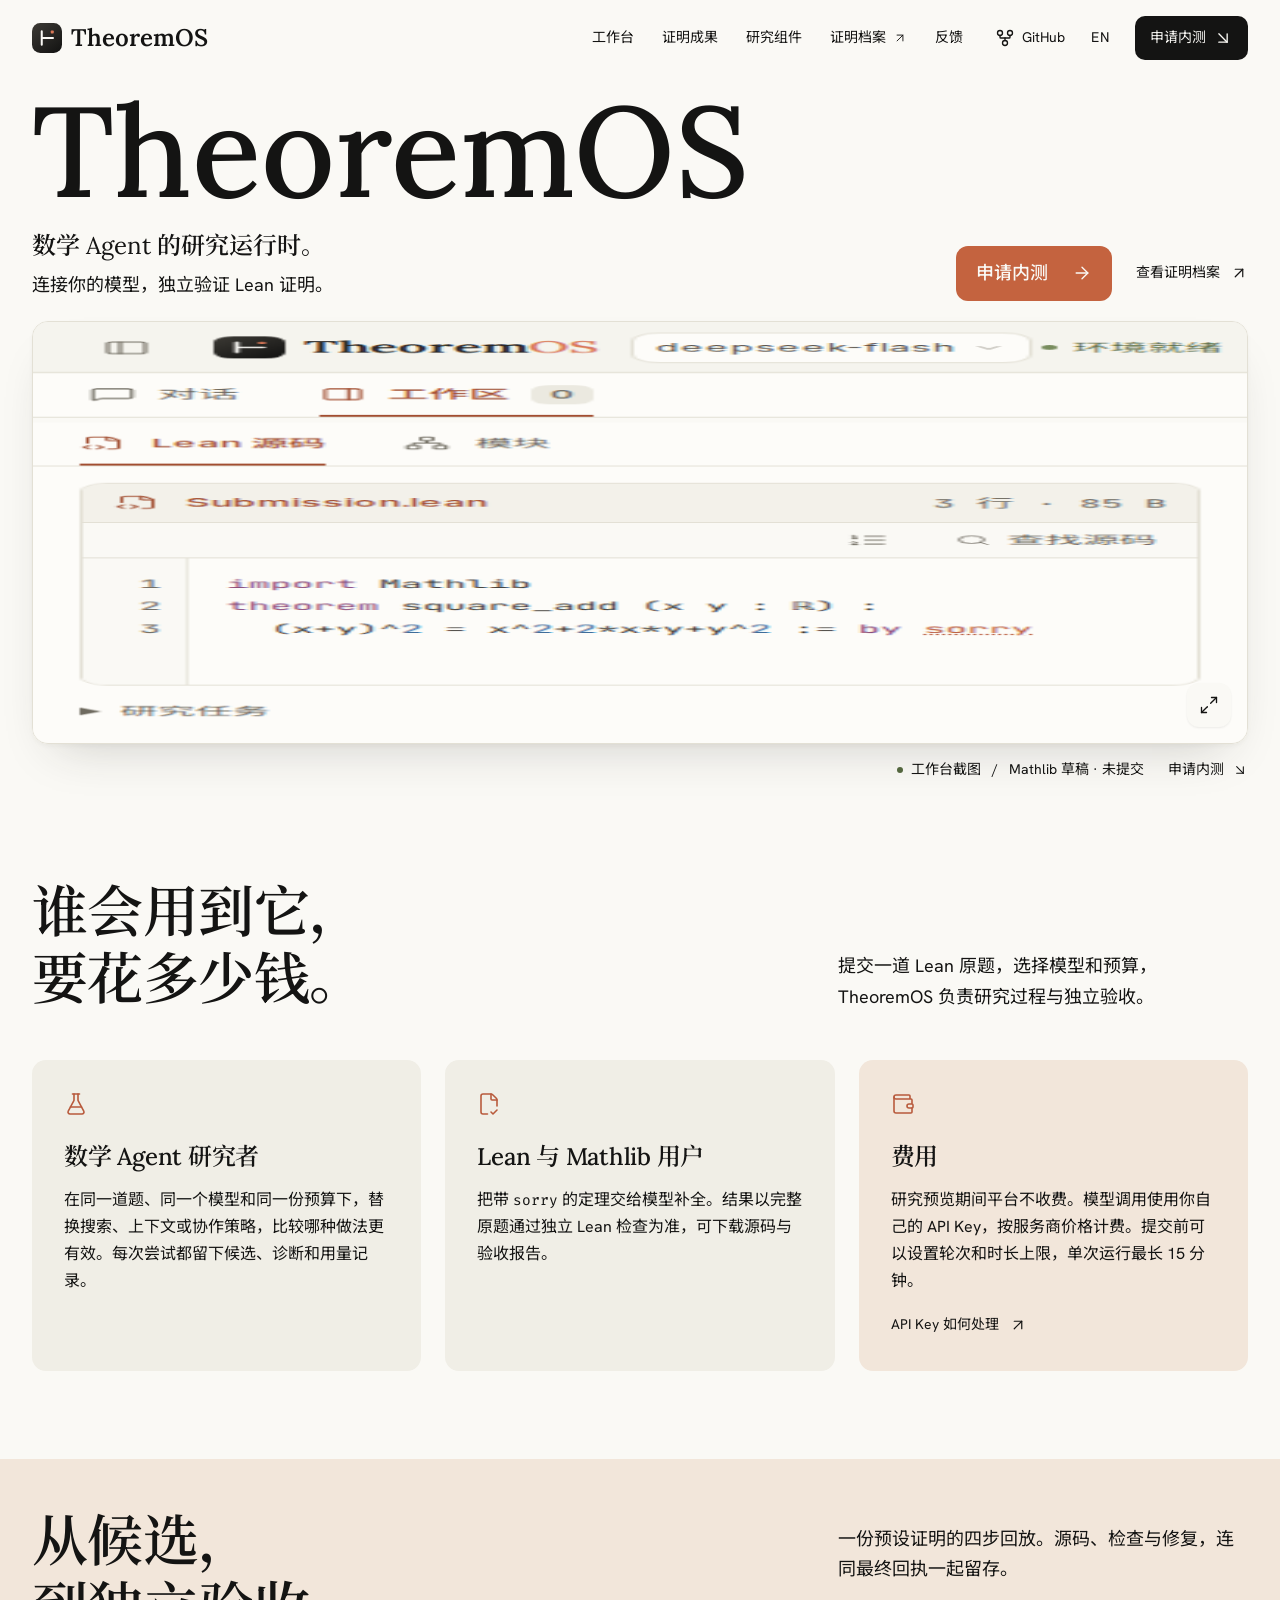
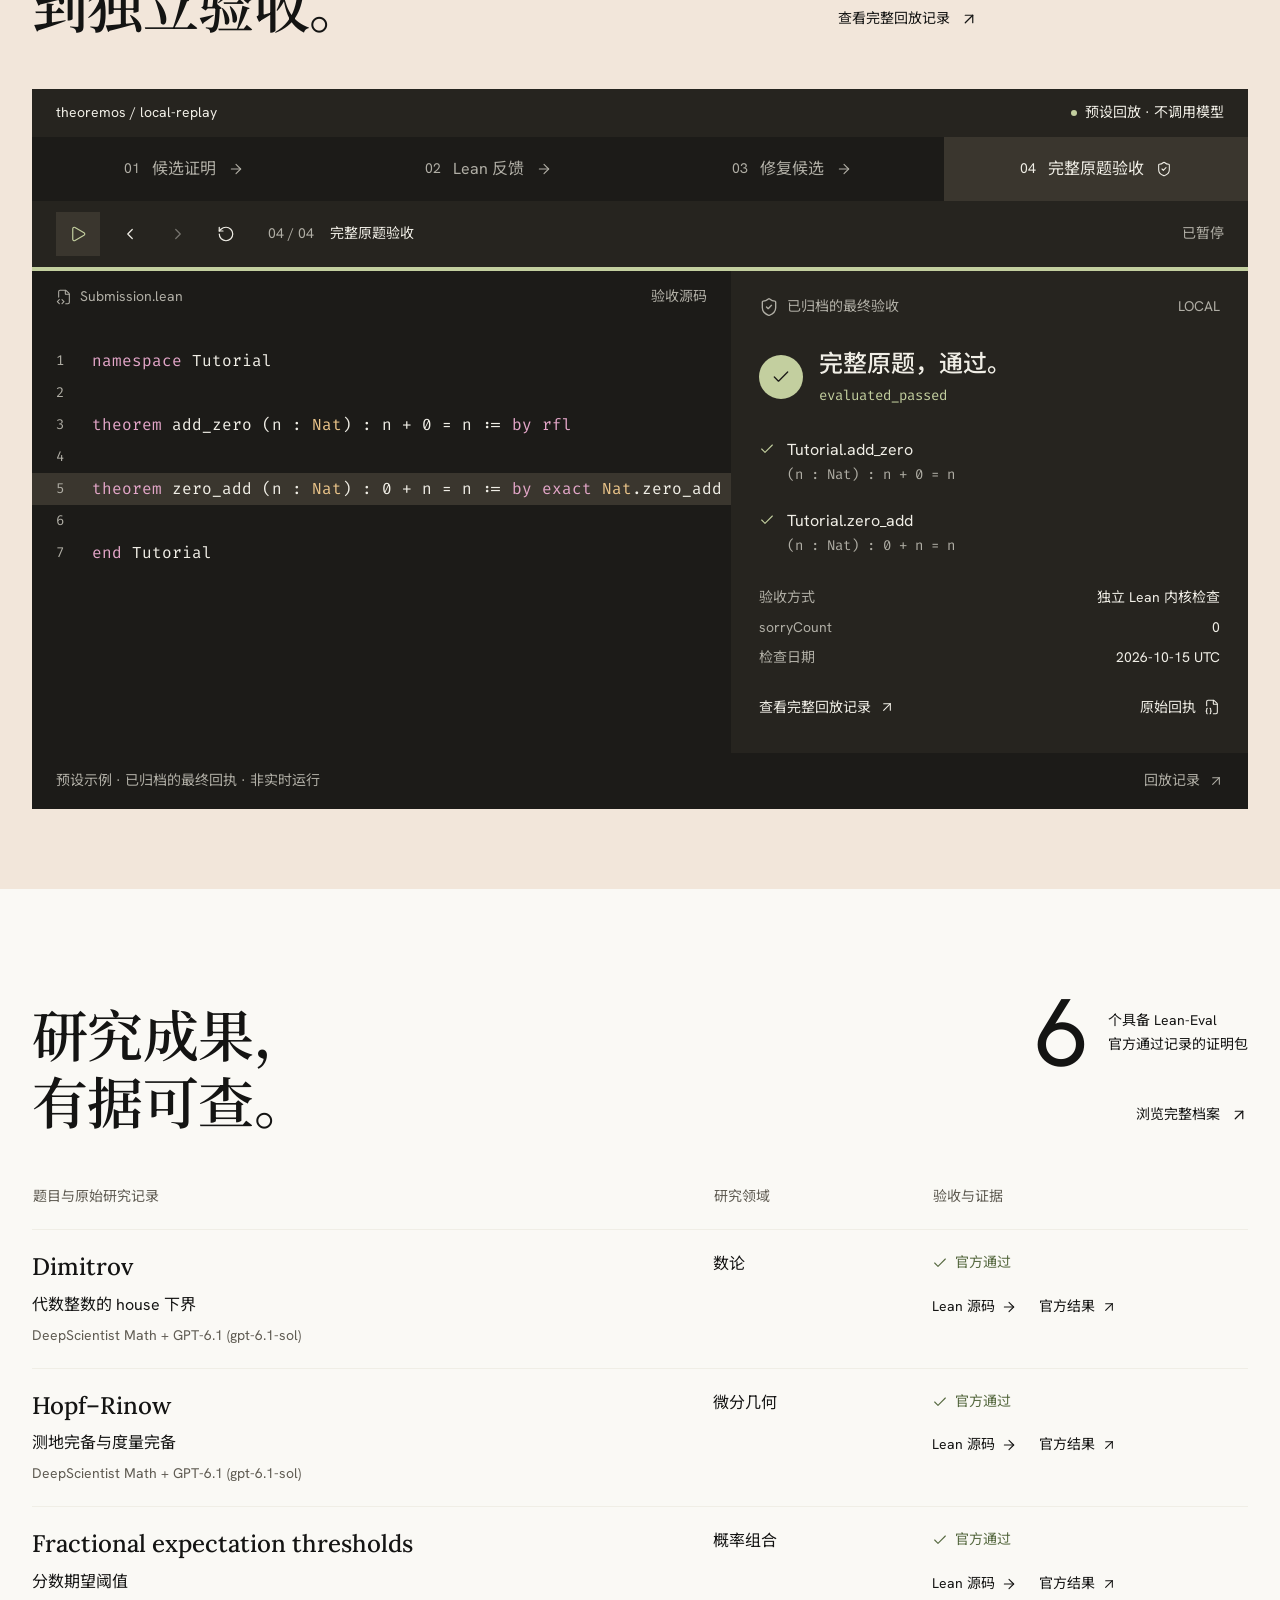
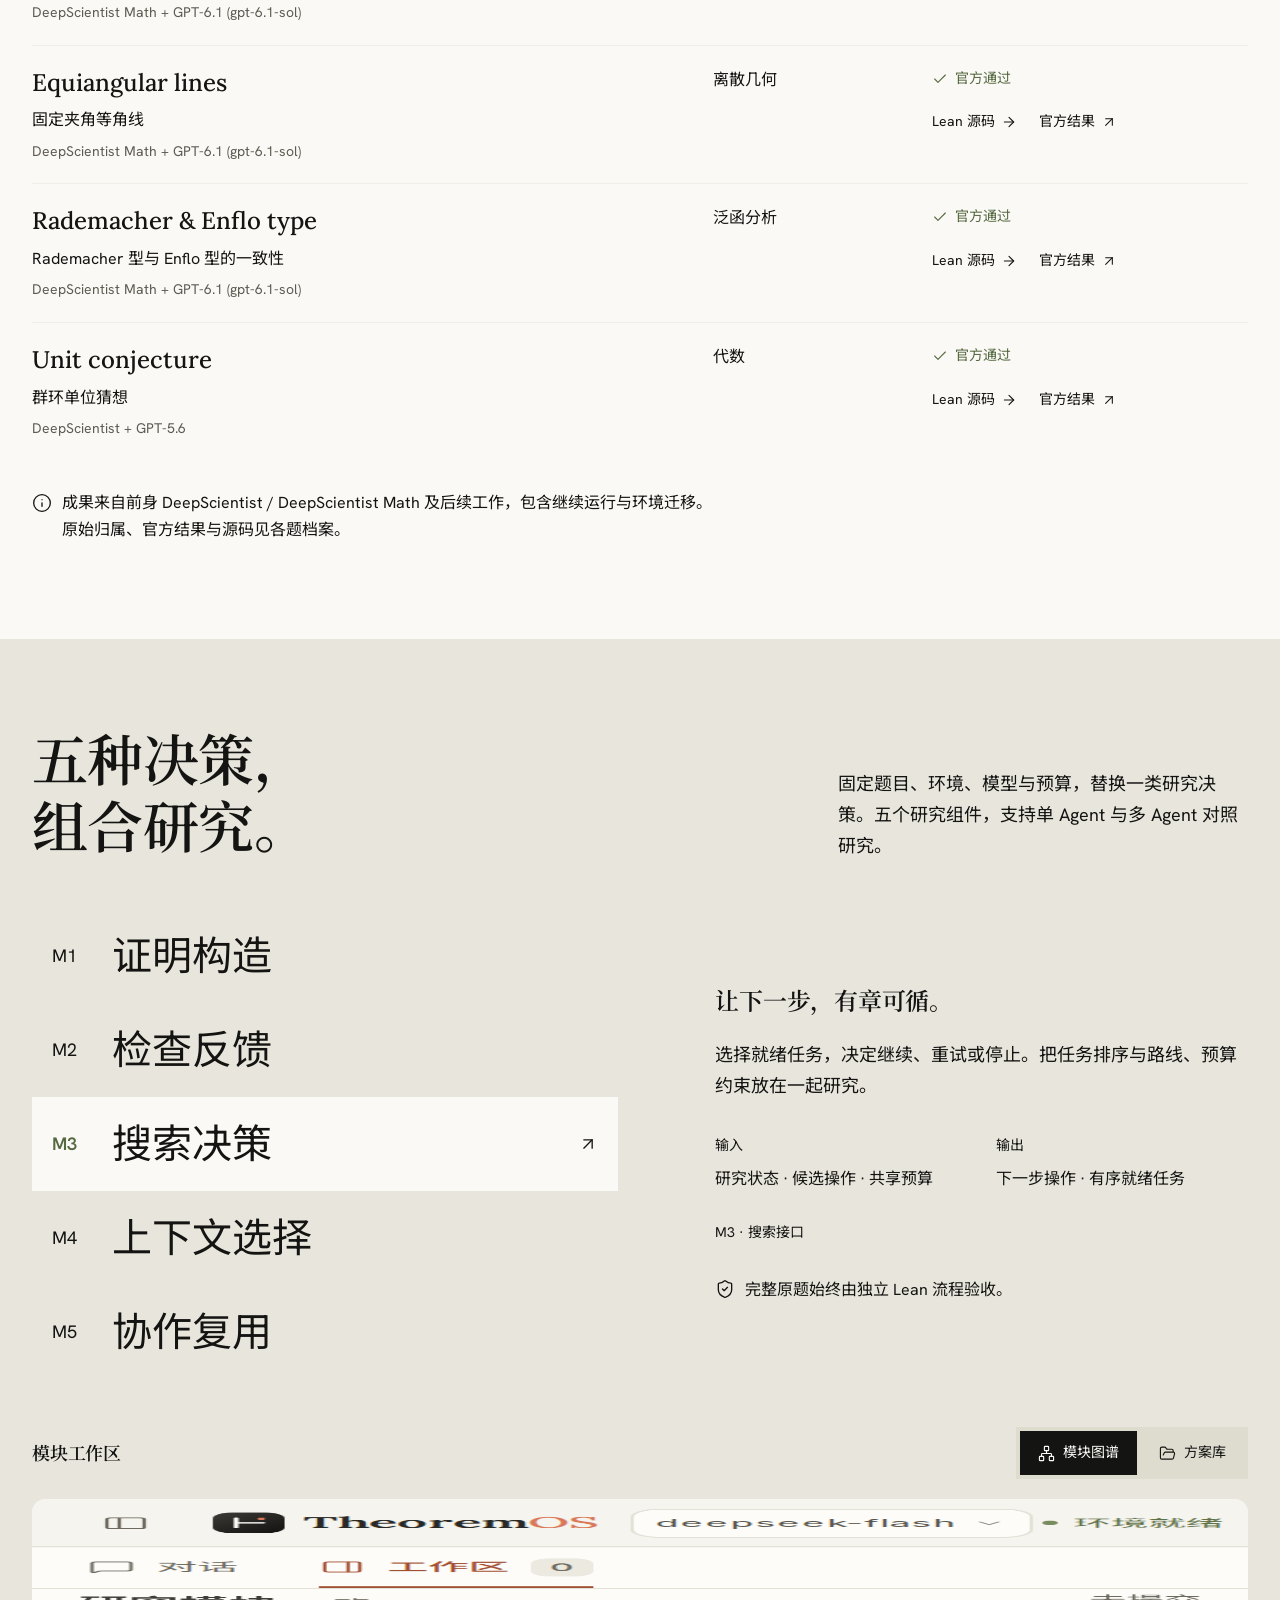
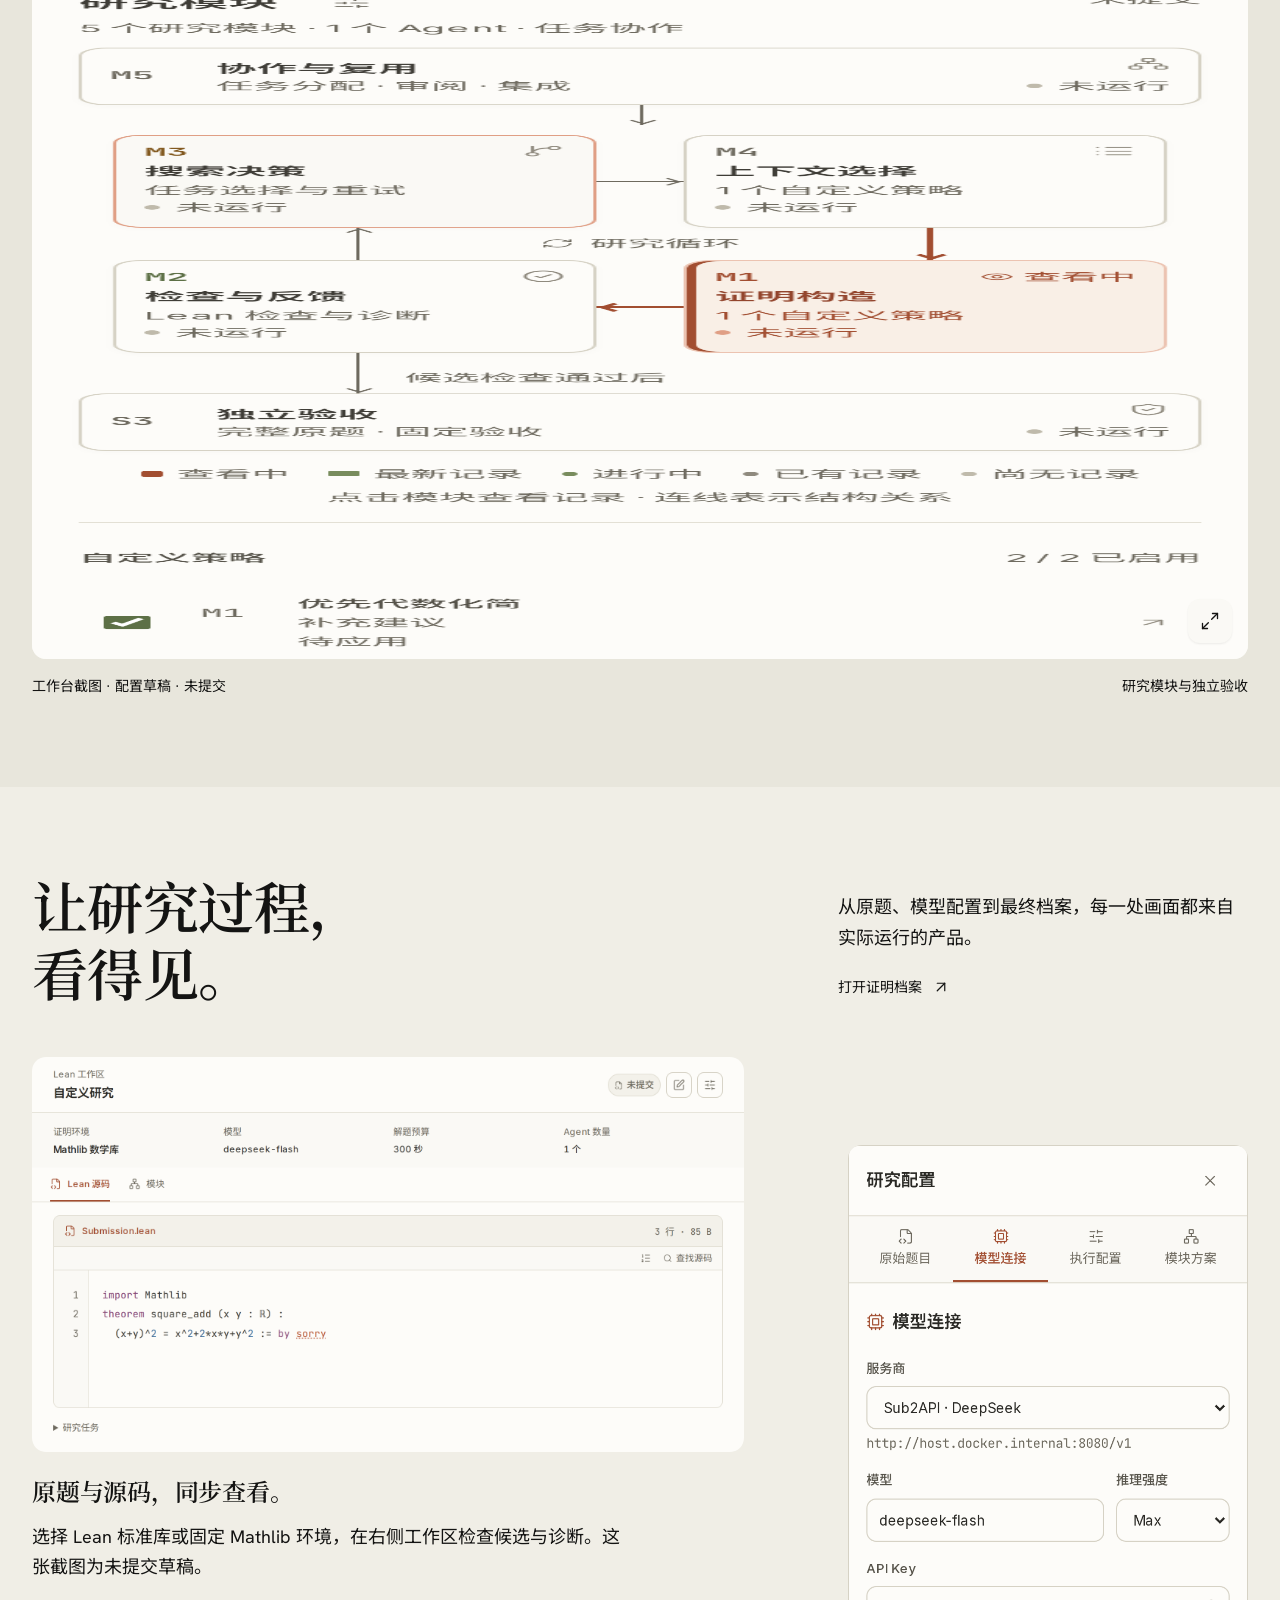
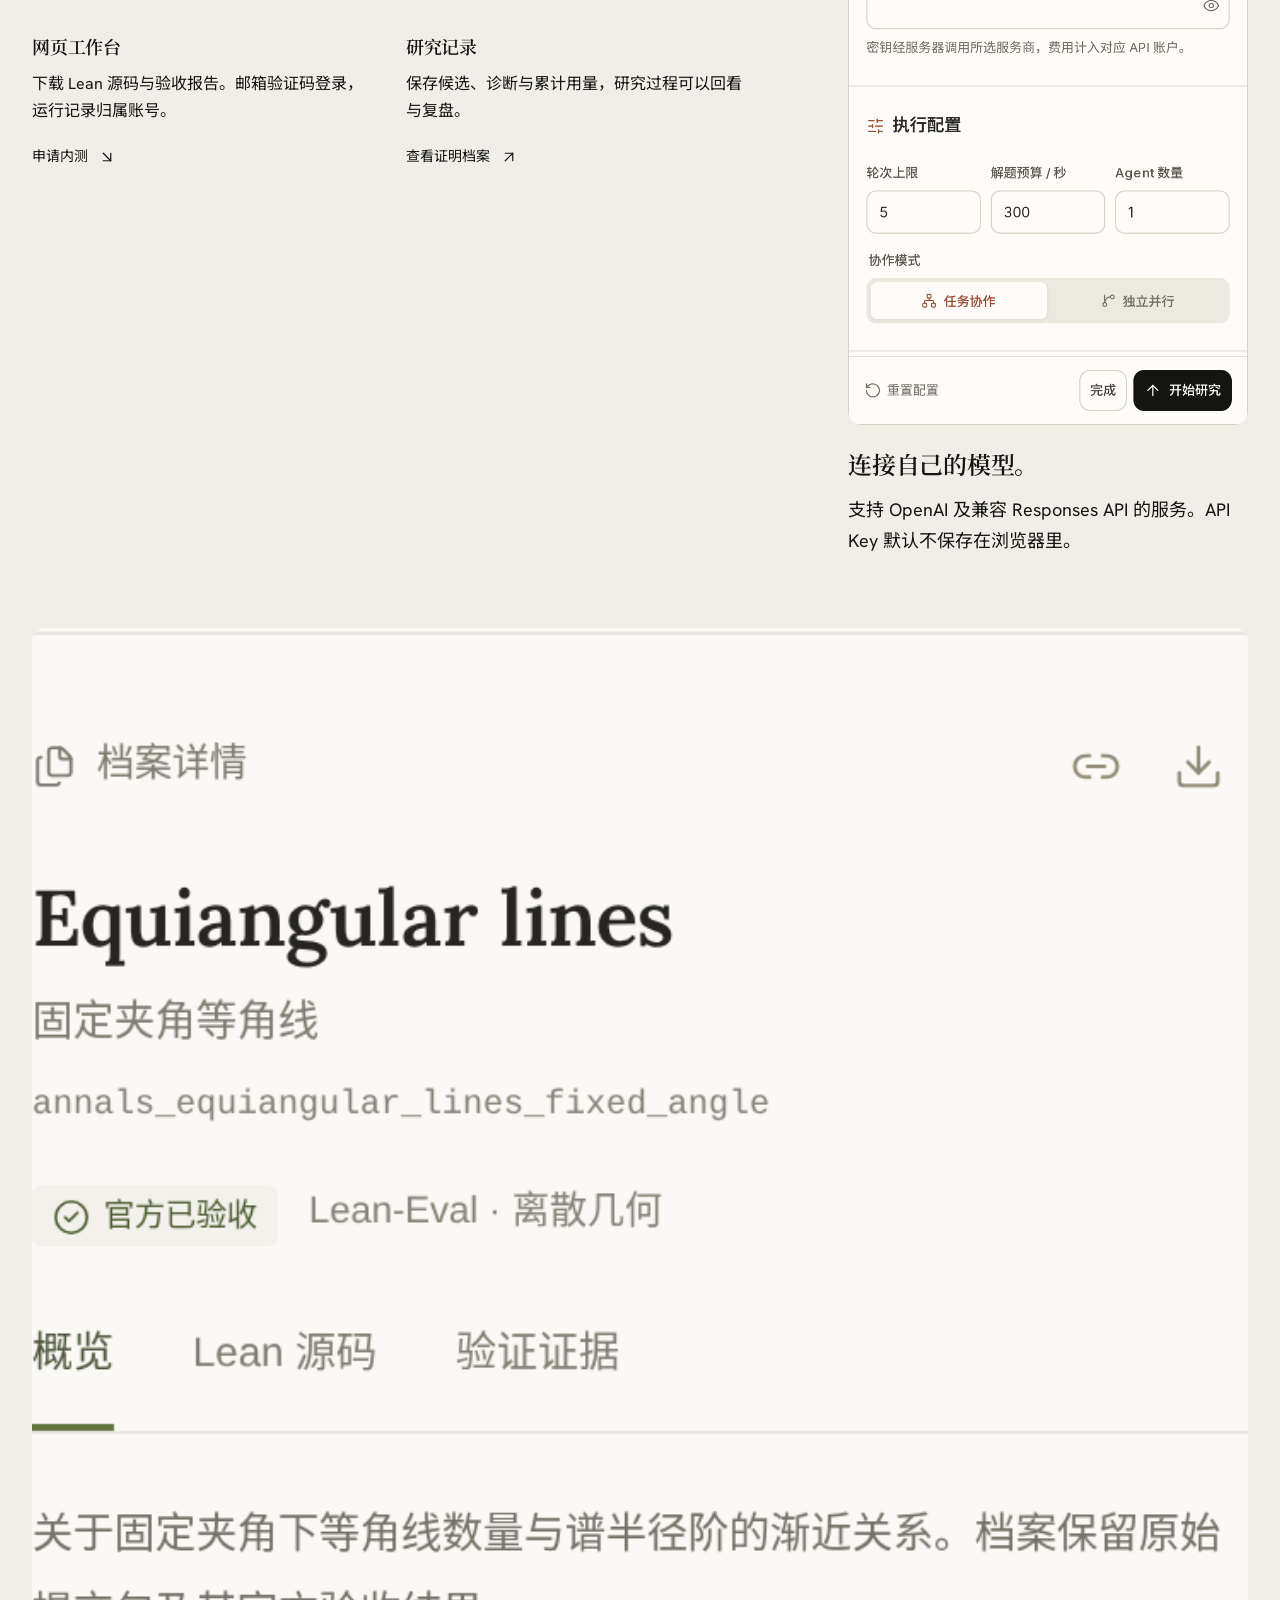
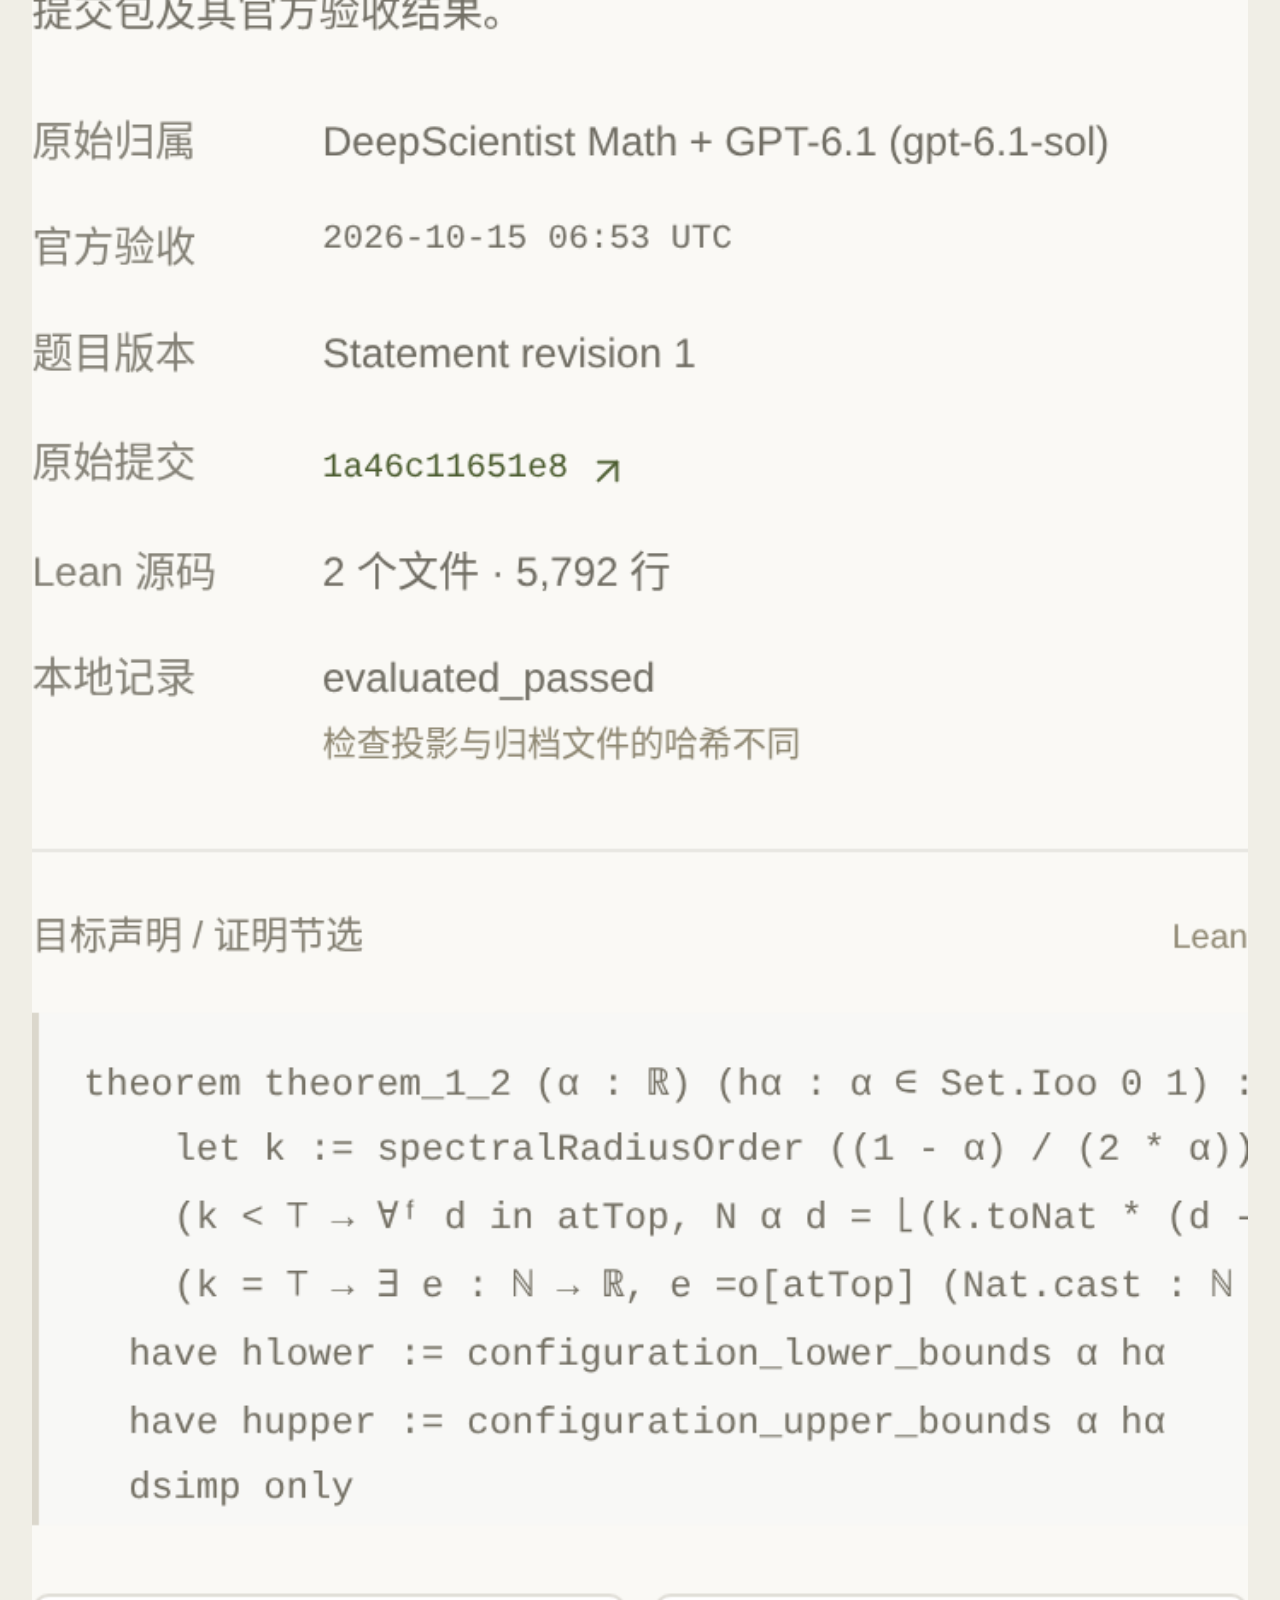
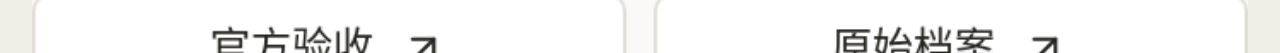
<file: index.html>
<!doctype html>
<html lang="zh-CN">
<head>
  <meta charset="utf-8">
  <meta name="viewport" content="width=device-width, initial-scale=1">
  <meta name="description" content="TheoremOS：数学 Agent 的研究运行时。在线工作台连接你的模型，构造 Lean 与 Mathlib 证明，由独立 Lean 流程验收完整原题。">
  <meta name="theme-color" content="#ffffff">
  <meta property="og:title" content="TheoremOS | 数学 Agent 的研究运行时">
  <meta property="og:description" content="可组合的数学 Agent 研究运行时。研究策略可替换，证明结果可核查，每次尝试有据可循。">
  <meta property="og:type" content="website">
  <meta property="og:locale" content="zh_CN">
  <meta property="og:image" content="https://theoremos.top/assets/social-preview.png">
  <meta name="twitter:card" content="summary_large_image">
  <link rel="alternate" hreflang="zh-CN" href="https://theoremos.top/">
  <link rel="alternate" hreflang="en" href="https://theoremos.top/en/">
  <link rel="icon" type="image/svg+xml" href="assets/mark.svg">
  <link rel="stylesheet" href="landing.css">
  <title>TheoremOS | 数学 Agent 的研究运行时</title>
</head>
<body>
  <a class="skip-link" href="#main">跳到内容</a>
  <header class="site-header">
    <div class="header-inner wrap">
      <a class="brand" href="index.html" aria-label="TheoremOS 首页"><img src="assets/mark.svg" alt="" width="31" height="31"><span>Theorem<span class="brand-os">OS</span></span></a>
      <nav class="desktop-nav" aria-label="主导航"><a href="#workbench-preview">工作台</a><a href="#proofs">证明成果</a><a href="#components">研究组件</a><a href="archive.html">证明档案<i data-lucide="arrow-up-right"></i></a><a href="feedback.html">反馈</a></nav>
      <div class="header-actions"><a class="github-link" href="https://github.com/LikC1606/theorem-os-site" target="_blank" rel="noreferrer" aria-label="在 GitHub 查看 TheoremOS"><i data-lucide="git-fork"></i><span>GitHub</span></a><a class="lang-link" href="en/index.html" hreflang="en" lang="en" aria-label="English version">EN</a><a class="nav-start" href="#start" data-umami-event="apply-nav">申请内测<i data-lucide="arrow-down-right"></i></a><button class="menu-toggle" type="button" aria-label="打开导航" aria-expanded="false" aria-controls="mobile-nav"><i data-lucide="menu"></i><i data-lucide="x"></i></button></div>
    </div>
    <nav class="mobile-nav wrap" id="mobile-nav" aria-label="手机导航" hidden><a href="#start">申请内测<i data-lucide="arrow-down-right"></i></a><a href="#workbench-preview">研究工作台<i data-lucide="arrow-down-right"></i></a><a href="#demo">验收回放<i data-lucide="arrow-down-right"></i></a><a href="#proofs">证明成果<i data-lucide="arrow-down-right"></i></a><a href="#components">研究组件<i data-lucide="arrow-down-right"></i></a><a href="archive.html">证明档案<i data-lucide="arrow-up-right"></i></a><a href="feedback.html">反馈与建议<i data-lucide="arrow-up-right"></i></a><a href="https://github.com/LikC1606/theorem-os-site" target="_blank" rel="noreferrer">GitHub<i data-lucide="arrow-up-right"></i></a></nav>
  </header>

  <main id="main">
    <div class="hero-shell">
      <section class="hero wrap" aria-labelledby="hero-title">
        <div class="hero-copy">
          <h1 id="hero-title"><span class="hero-name">TheoremOS</span></h1>
          <div class="hero-baseline"><div><p class="hero-category">数学 Agent 的研究运行时。</p><p class="hero-description">连接你的模型，独立验证 Lean 证明。</p></div><div class="hero-actions"><a class="button button-dark" href="#start" data-umami-event="apply-hero">申请内测<i data-lucide="arrow-right"></i></a><a class="text-link" href="archive.html">查看证明档案<i data-lucide="arrow-up-right"></i></a></div></div>
        </div>
      </section>
      <figure class="workbench-preview wrap" id="workbench-preview">
        <a class="workbench-image-link" href="assets/workbench-full-desktop.png" aria-label="放大查看工作台截图" title="放大查看截图"><picture class="workbench-picture"><source media="(max-width: 900px)" srcset="assets/workbench-mobile.png" width="390" height="440"><img src="assets/workbench-desktop.png" alt="TheoremOS 研究工作台：左侧研究对话与任务输入，右侧实时 Lean 工作区；当前为未提交的 Mathlib 草稿。" width="1440" height="500" fetchpriority="high"></picture><span class="preview-expand"><i data-lucide="maximize-2"></i></span></a>
        <figcaption id="workbench-caption"><div class="tablet-workbench-copy"><h3>在对话中探索，<br>在工作区验证。</h3><p>研究对话与 Lean 工作区同步展开。手机和平板可切换视图，查看原题、源码与检查状态。</p></div><span><span class="status-dot"></span>工作台截图<span class="preview-divider">/</span>Mathlib 草稿 · 未提交</span><a href="#start">申请内测<i data-lucide="arrow-down-right"></i></a></figcaption>
      </figure>
    </div>
    <section class="audience-section" id="audience" aria-labelledby="audience-title">
      <div class="wrap">
        <div class="section-heading"><h2 id="audience-title">谁会用到它，<br>要花多少钱。</h2><p class="heading-description">提交一道 Lean 原题，选择模型和预算，TheoremOS 负责研究过程与独立验收。</p></div>
        <div class="audience-grid">
          <article class="audience-card"><i data-lucide="flask-conical"></i><h3>数学 Agent 研究者</h3><p>在同一道题、同一个模型和同一份预算下，替换搜索、上下文或协作策略，比较哪种做法更有效。每次尝试都留下候选、诊断和用量记录。</p></article>
          <article class="audience-card"><i data-lucide="file-check-2"></i><h3>Lean 与 Mathlib 用户</h3><p>把带 <code>sorry</code> 的定理交给模型补全。结果以完整原题通过独立 Lean 检查为准，可下载源码与验收报告。</p></article>
          <article class="audience-card audience-cost"><i data-lucide="wallet"></i><h3>费用</h3><p>研究预览期间平台不收费。模型调用使用你自己的 API Key，按服务商价格计费。提交前可以设置轮次和时长上限，单次运行最长 15 分钟。</p><a class="text-link" href="privacy.html">API Key 如何处理<i data-lucide="arrow-up-right"></i></a></article>
        </div>
      </div>
    </section>
    <section class="replay-section" id="demo" aria-labelledby="demo-title">
      <div class="wrap">
        <div class="section-heading"><h2 id="demo-title">从候选，<br>到独立验收。</h2><div class="replay-introduction"><p>一份预设证明的四步回放。源码、检查与修复，连同最终回执一起留存。</p><a class="text-link" href="archive.html#view=quickstart">查看完整回放记录<i data-lucide="arrow-up-right"></i></a></div></div>
        <div class="product-demo" aria-label="TheoremOS 预设回放展示"><div class="replay-window" data-ui data-replay-playing="false" data-replay-current="verified" data-replay-state="paused">
    <div class="replay-chrome"><span class="window-dots" aria-hidden="true"><i></i><i></i><i></i></span><span class="mono">theoremos / local-replay</span><span class="replay-badge"><span class="status-dot"></span>预设回放 · 不调用模型</span></div>
    <div class="replay-tabs" role="tablist" aria-label="预设回放的四个步骤"><button type="button" role="tab" id="demo-candidate" aria-controls="stage-candidate" aria-selected="false" tabindex="-1" data-replay-stage="candidate" data-step-state="complete"><span class="replay-step-number mono">01</span><span>候选证明</span><i data-lucide="arrow-right"></i></button><button type="button" role="tab" id="demo-feedback" aria-controls="stage-feedback" aria-selected="false" tabindex="-1" data-replay-stage="feedback" data-step-state="complete"><span class="replay-step-number mono">02</span><span>Lean 反馈</span><i data-lucide="arrow-right"></i></button><button type="button" role="tab" id="demo-repair" aria-controls="stage-repair" aria-selected="false" tabindex="-1" data-replay-stage="repair" data-step-state="complete"><span class="replay-step-number mono">03</span><span>修复候选</span><i data-lucide="arrow-right"></i></button><button type="button" role="tab" id="demo-verified" aria-controls="stage-verified" aria-selected="true" tabindex="0" data-replay-stage="verified" data-step-state="current"><span class="replay-step-number mono">04</span><span>完整原题验收</span><i data-lucide="shield-check"></i></button></div>
    <div class="replay-toolbar"><div class="replay-playback" hidden><button type="button" id="replay-play" aria-label="播放预设回放" title="播放预设回放" aria-pressed="false"><i data-lucide="play"></i><i data-lucide="pause"></i></button><button type="button" id="replay-prev" aria-label="回放上一步" title="回放上一步"><i data-lucide="chevron-left"></i></button><button type="button" id="replay-next" aria-label="回放下一步" title="回放下一步" disabled><i data-lucide="chevron-right"></i></button><button type="button" id="replay-restart" aria-label="重新播放" title="重新播放"><i data-lucide="rotate-ccw"></i></button></div><span class="replay-position"><span class="mono" id="replay-step-number">04 / 04</span><span id="replay-step-label">完整原题验收</span></span><span class="replay-state" id="replay-status" role="status" aria-live="polite" aria-atomic="true">已归档</span></div>
    <div class="replay-progress" id="replay-progress" role="progressbar" aria-label="预设回放步骤" aria-valuemin="1" aria-valuemax="4" aria-valuenow="4" aria-valuetext="第 4 步，共 4 步：完整原题验收"><span class="replay-progress-fill"></span></div>
    <div class="replay-layout"><div class="replay-editor"><div class="replay-panel" id="stage-candidate" role="tabpanel" aria-labelledby="demo-candidate" tabindex="0" hidden><div class="editor-heading"><span><i data-lucide="file-code-2"></i>Submission.lean</span><span>预设候选 01</span></div><pre class="demo-code"><code><span class="code-line" data-line="1"><span class="syntax-keyword">namespace</span> Tutorial</span><span class="code-line" data-line="2">&#8203;</span><span class="code-line" data-line="3"><span class="syntax-keyword">theorem</span> add_zero (n : <span class="syntax-type">Nat</span>) : n + 0 = n := <span class="syntax-keyword">by</span> <span class="syntax-keyword">rfl</span></span><span class="code-line" data-line="4">&#8203;</span><span class="code-line" data-line="5"><span class="syntax-keyword">theorem</span> zero_add (n : <span class="syntax-type">Nat</span>) : 0 + n = n := <span class="syntax-keyword">by</span> <span class="syntax-keyword">rfl</span></span><span class="code-line" data-line="6">&#8203;</span><span class="code-line" data-line="7"><span class="syntax-keyword">end</span> Tutorial</span></code></pre></div><div class="replay-panel" id="stage-feedback" role="tabpanel" aria-labelledby="demo-feedback" tabindex="0" hidden><div class="editor-heading"><span><i data-lucide="file-code-2"></i>Lean feedback</span><span>检查过程讲解</span></div><div class="demo-diagnostic"><span class="diagnostic-label"><i data-lucide="info"></i>对预设候选的检查说明</span><h3>一处通过，<br>一处还需继续。</h3><p><code>add_zero</code> 可由 <code>rfl</code> 完成；<br><code>zero_add</code> 需要已有引理。</p><pre><code>n : Nat
⊢ 0 + n = n</code></pre><p class="diagnostic-hint">下一份候选使用 <code>Nat.zero_add n</code>。</p></div></div><div class="replay-panel" id="stage-repair" role="tabpanel" aria-labelledby="demo-repair" tabindex="0" hidden><div class="editor-heading"><span><i data-lucide="file-code-2"></i>Submission.lean</span><span>预设候选 02</span></div><pre class="demo-code"><code><span class="code-line" data-line="1"><span class="syntax-keyword">namespace</span> Tutorial</span><span class="code-line" data-line="2">&#8203;</span><span class="code-line" data-line="3"><span class="syntax-keyword">theorem</span> add_zero (n : <span class="syntax-type">Nat</span>) : n + 0 = n := <span class="syntax-keyword">by</span> <span class="syntax-keyword">rfl</span></span><span class="code-line" data-line="4">&#8203;</span><span class="code-line is-change" data-line="5"><span class="syntax-keyword">theorem</span> zero_add (n : <span class="syntax-type">Nat</span>) : 0 + n = n := <span class="syntax-keyword">by</span> <span class="syntax-keyword">exact</span> <span class="syntax-type">Nat</span>.zero_add n</span><span class="code-line" data-line="6">&#8203;</span><span class="code-line" data-line="7"><span class="syntax-keyword">end</span> Tutorial</span></code></pre></div><div class="replay-panel" id="stage-verified" role="tabpanel" aria-labelledby="demo-verified" tabindex="0"><div class="editor-heading"><span><i data-lucide="file-code-2"></i>Submission.lean</span><span>验收源码</span></div><pre class="demo-code"><code><span class="code-line" data-line="1"><span class="syntax-keyword">namespace</span> Tutorial</span><span class="code-line" data-line="2">&#8203;</span><span class="code-line" data-line="3"><span class="syntax-keyword">theorem</span> add_zero (n : <span class="syntax-type">Nat</span>) : n + 0 = n := <span class="syntax-keyword">by</span> <span class="syntax-keyword">rfl</span></span><span class="code-line" data-line="4">&#8203;</span><span class="code-line is-change" data-line="5"><span class="syntax-keyword">theorem</span> zero_add (n : <span class="syntax-type">Nat</span>) : 0 + n = n := <span class="syntax-keyword">by</span> <span class="syntax-keyword">exact</span> <span class="syntax-type">Nat</span>.zero_add n</span><span class="code-line" data-line="6">&#8203;</span><span class="code-line" data-line="7"><span class="syntax-keyword">end</span> Tutorial</span></code></pre></div></div>
    <aside class="replay-receipt" aria-label="已归档回放的最终验收"><div class="receipt-title"><i data-lucide="shield-check"></i><span>已归档的最终验收</span><span class="receipt-local">LOCAL</span></div><div class="receipt-status"><span class="receipt-check"><i data-lucide="check"></i></span><div><strong>完整原题，通过。</strong><code>evaluated_passed</code></div></div><div class="receipt-targets"><div><i data-lucide="check"></i><span><strong>Tutorial.add_zero</strong><code>(n : Nat) : n + 0 = n</code></span></div><div><i data-lucide="check"></i><span><strong>Tutorial.zero_add</strong><code>(n : Nat) : 0 + n = n</code></span></div></div><dl class="receipt-facts"><div><dt>验收方式</dt><dd>独立 Lean 内核检查</dd></div><div><dt>sorryCount</dt><dd>0</dd></div><div><dt>检查日期</dt><dd>2026-10-15 UTC</dd></div></dl><div class="receipt-links"><a href="archive.html#view=quickstart" class="receipt-link">查看完整回放记录<i data-lucide="arrow-up-right"></i></a><a href="assets/replay.json" class="receipt-link receipt-evidence" target="_blank" rel="noreferrer" title="打开原始 JSON 回执">原始回执<i data-lucide="file-json-2"></i></a></div></aside></div>
    <div class="replay-caption"><span>预设示例 · 已归档的最终回执 · 非实时运行</span><a href="archive.html#view=quickstart">回放记录<i data-lucide="arrow-up-right"></i></a></div>
  </div></div>
      </div>
    </section>

    <section class="proofs-section" id="proofs" aria-labelledby="proofs-title">
      <div class="wrap">
        <div class="section-heading proof-heading"><h2 id="proofs-title">研究成果，<br>有据可查。</h2><div class="proof-heading-note"><span class="proof-count">6</span><p>个具备 Lean-Eval<br>官方通过记录的证明包</p><a href="archive.html" class="text-link">浏览完整档案<i data-lucide="arrow-up-right"></i></a></div></div>
        <table class="proof-table"><caption class="sr-only">具备官方通过记录的证明包，附原始研究归属与验收链接</caption><thead><tr><th scope="col">题目与原始研究记录</th><th scope="col">研究领域</th><th scope="col">验收与证据</th></tr></thead><tbody>
    <tr class="proof-row" data-accepted-proof="dimitrov">
      <th scope="row"><h3><a href="archive.html#proof=dimitrov">Dimitrov</a></h3><p class="proof-subtitle">代数整数的 house 下界</p><p class="proof-credit">DeepScientist Math + GPT-6.1 (gpt-6.1-sol)</p></th>
      <td class="proof-area">数论</td>
      <td><span class="proof-pass"><i data-lucide="check"></i>官方通过</span><div class="proof-links"><a data-proof-source href="archive.html#proof=dimitrov&tab=source">Lean 源码<i data-lucide="arrow-right"></i></a><a class="official-link" href="https://github.com/leanprover/lean-eval-submissions/issues/2143#issuecomment-6215093969" target="_blank" rel="noreferrer" aria-label="Dimitrov 官方验收记录">官方结果<i data-lucide="arrow-up-right"></i></a></div></td>
    </tr>
    <tr class="proof-row" data-accepted-proof="hopf_rinow">
      <th scope="row"><h3><a href="archive.html#proof=hopf_rinow">Hopf–Rinow</a></h3><p class="proof-subtitle">测地完备与度量完备</p><p class="proof-credit">DeepScientist Math + GPT-6.1 (gpt-6.1-sol)</p></th>
      <td class="proof-area">微分几何</td>
      <td><span class="proof-pass"><i data-lucide="check"></i>官方通过</span><div class="proof-links"><a data-proof-source href="archive.html#proof=hopf_rinow&tab=source">Lean 源码<i data-lucide="arrow-right"></i></a><a class="official-link" href="https://github.com/leanprover/lean-eval-submissions/issues/2143#issuecomment-6215093969" target="_blank" rel="noreferrer" aria-label="Hopf–Rinow 官方验收记录">官方结果<i data-lucide="arrow-up-right"></i></a></div></td>
    </tr>
    <tr class="proof-row" data-accepted-proof="annals_fractional_expectation_thresholds">
      <th scope="row"><h3><a href="archive.html#proof=annals_fractional_expectation_thresholds">Fractional expectation thresholds</a></h3><p class="proof-subtitle">分数期望阈值</p><p class="proof-credit">DeepScientist Math + GPT-6.1 (gpt-6.1-sol)</p></th>
      <td class="proof-area">概率组合</td>
      <td><span class="proof-pass"><i data-lucide="check"></i>官方通过</span><div class="proof-links"><a data-proof-source href="archive.html#proof=annals_fractional_expectation_thresholds&tab=source">Lean 源码<i data-lucide="arrow-right"></i></a><a class="official-link" href="https://github.com/leanprover/lean-eval-submissions/issues/2141#issuecomment-6197783762" target="_blank" rel="noreferrer" aria-label="Fractional expectation thresholds 官方验收记录">官方结果<i data-lucide="arrow-up-right"></i></a></div></td>
    </tr>
    <tr class="proof-row" data-accepted-proof="annals_equiangular_lines_fixed_angle">
      <th scope="row"><h3><a href="archive.html#proof=annals_equiangular_lines_fixed_angle">Equiangular lines</a></h3><p class="proof-subtitle">固定夹角等角线</p><p class="proof-credit">DeepScientist Math + GPT-6.1 (gpt-6.1-sol)</p></th>
      <td class="proof-area">离散几何</td>
      <td><span class="proof-pass"><i data-lucide="check"></i>官方通过</span><div class="proof-links"><a data-proof-source href="archive.html#proof=annals_equiangular_lines_fixed_angle&tab=source">Lean 源码<i data-lucide="arrow-right"></i></a><a class="official-link" href="https://github.com/leanprover/lean-eval-submissions/issues/2135#issuecomment-6186332699" target="_blank" rel="noreferrer" aria-label="Equiangular lines 官方验收记录">官方结果<i data-lucide="arrow-up-right"></i></a></div></td>
    </tr>
    <tr class="proof-row" data-accepted-proof="annals_rademacher_enflo_type">
      <th scope="row"><h3><a href="archive.html#proof=annals_rademacher_enflo_type">Rademacher &amp; Enflo type</a></h3><p class="proof-subtitle">Rademacher 型与 Enflo 型的一致性</p><p class="proof-credit">DeepScientist Math + GPT-6.1 (gpt-6.1-sol)</p></th>
      <td class="proof-area">泛函分析</td>
      <td><span class="proof-pass"><i data-lucide="check"></i>官方通过</span><div class="proof-links"><a data-proof-source href="archive.html#proof=annals_rademacher_enflo_type&tab=source">Lean 源码<i data-lucide="arrow-right"></i></a><a class="official-link" href="https://github.com/leanprover/lean-eval-submissions/issues/2115#issuecomment-6161355838" target="_blank" rel="noreferrer" aria-label="Rademacher &amp; Enflo type 官方验收记录">官方结果<i data-lucide="arrow-up-right"></i></a></div></td>
    </tr>
    <tr class="proof-row" data-accepted-proof="annals_unit_conjecture">
      <th scope="row"><h3><a href="archive.html#proof=annals_unit_conjecture">Unit conjecture</a></h3><p class="proof-subtitle">群环单位猜想</p><p class="proof-credit">DeepScientist + GPT-5.6</p></th>
      <td class="proof-area">代数</td>
      <td><span class="proof-pass"><i data-lucide="check"></i>官方通过</span><div class="proof-links"><a data-proof-source href="archive.html#proof=annals_unit_conjecture&tab=source">Lean 源码<i data-lucide="arrow-right"></i></a><a class="official-link" href="https://github.com/leanprover/lean-eval-submissions/issues/1246#issuecomment-5380977645" target="_blank" rel="noreferrer" aria-label="Unit conjecture 官方验收记录">官方结果<i data-lucide="arrow-up-right"></i></a></div></td>
    </tr></tbody></table>
        <p class="proof-provenance"><i data-lucide="info"></i><span>成果来自前身 DeepScientist / DeepScientist Math 及后续工作，包含继续运行与环境迁移。原始归属、官方结果与源码见各题档案。</span></p>
      </div>
    </section>

    <div class="components-shell"><section class="components-section wrap" id="components" aria-labelledby="components-title">
      <div class="section-heading"><h2 id="components-title">五种决策，<br>组合研究。</h2><p class="heading-description">固定题目、环境、模型与预算，替换一类研究决策。五个研究组件，支持单 Agent 与多 Agent 对照研究。</p></div>
      <div class="component-explorer">
        <div class="component-tabs" role="tablist" aria-label="五个研究组件" aria-orientation="vertical">
          <button class="component-tab" type="button" id="tab-m1" role="tab" aria-selected="false" aria-controls="component-panel" tabindex="-1" data-component="m1"><span class="component-number">M1</span><strong>证明构造</strong><i data-lucide="arrow-up-right"></i></button>
          <button class="component-tab" type="button" id="tab-m2" role="tab" aria-selected="false" aria-controls="component-panel" tabindex="-1" data-component="m2"><span class="component-number">M2</span><strong>检查反馈</strong><i data-lucide="arrow-up-right"></i></button>
          <button class="component-tab" type="button" id="tab-m3" role="tab" aria-selected="true" aria-controls="component-panel" tabindex="0" data-component="m3"><span class="component-number">M3</span><strong>搜索决策</strong><i data-lucide="arrow-up-right"></i></button>
          <button class="component-tab" type="button" id="tab-m4" role="tab" aria-selected="false" aria-controls="component-panel" tabindex="-1" data-component="m4"><span class="component-number">M4</span><strong>上下文选择</strong><i data-lucide="arrow-up-right"></i></button>
          <button class="component-tab" type="button" id="tab-m5" role="tab" aria-selected="false" aria-controls="component-panel" tabindex="-1" data-component="m5"><span class="component-number">M5</span><strong>协作复用</strong><i data-lucide="arrow-up-right"></i></button>
        </div>
        <div class="component-panel" id="component-panel" role="tabpanel" tabindex="0" aria-labelledby="tab-m3">
          <div class="module-details"><div><h3 id="module-title">让下一步，有章可循。</h3><p id="module-description">选择就绪任务，决定继续、重试或停止。把任务排序与路线、预算约束放在一起研究。</p></div><dl><div><dt>输入</dt><dd id="module-input">研究状态 · 候选操作 · 共享预算</dd></div><div><dt>输出</dt><dd id="module-output">下一步操作 · 有序就绪任务</dd></div></dl><p class="module-contract" id="module-kicker">M3 · 搜索接口</p></div>
          <div class="independent-check"><i data-lucide="shield-check"></i><span>完整原题始终由独立 Lean 流程验收。</span></div>
        </div>
      </div>

      <figure class="module-showcase" aria-labelledby="module-preview-heading">
        <div class="module-preview-toolbar"><h3 id="module-preview-heading">模块工作区</h3><div class="module-preview-tabs" role="tablist" aria-label="模块工作台画面" hidden><button type="button" id="module-preview-tab-modules" role="tab" aria-selected="true" aria-controls="module-preview-panel" data-module-preview="modules"><i data-lucide="network"></i>模块图谱</button><button type="button" id="module-preview-tab-library" role="tab" aria-selected="false" aria-controls="module-preview-panel" tabindex="-1" data-module-preview="library"><i data-lucide="folder-open"></i>方案库</button></div></div>
        <div id="module-preview-panel" role="tabpanel" aria-labelledby="module-preview-tab-modules" tabindex="0"><a class="module-preview-link" href="assets/workbench-modules-desktop.png" target="_blank" rel="noreferrer" aria-label="查看模块图谱原始截图" title="查看原始截图"><picture><source media="(max-width: 600px)" srcset="assets/workbench-modules-mobile.png" width="390" height="844"><img src="assets/workbench-modules-desktop.png" alt="新版工作台的真实模块图谱：M1–M5 研究决策连接到固定的 S3 独立验收，当前配置尚未提交运行。" width="1440" height="900" loading="lazy"></picture><span class="preview-expand"><i data-lucide="maximize-2"></i></span></a></div>
        <figcaption><span>工作台截图 · 配置草稿 · 未提交</span><span id="module-preview-caption" aria-live="polite">研究模块与独立验收</span></figcaption>
      </figure>

      <noscript><p class="no-script-note">启用 JavaScript 可切换组件的输入输出说明。</p></noscript>
    </section>

    </div>
    <section class="records-section" aria-labelledby="records-title">
      <div class="records-layout wrap">
        <div class="section-heading"><h2 id="records-title">让研究过程，<br>看得见。</h2><div class="records-introduction"><p>从原题、模型配置到最终档案，每一处画面都来自实际运行的产品。</p><a class="text-link" href="archive.html">打开证明档案<i data-lucide="arrow-up-right"></i></a></div></div>
        <div class="product-gallery">
          <div class="source-column"><figure class="product-fragment"><a href="assets/workbench-source-detail.png" target="_blank" rel="noreferrer" aria-label="查看完整的 Mathlib 源码截图"><img src="assets/workbench-source-detail.png" alt="真实 Lean 工作区：固定 Mathlib 环境下尚未提交的原题与候选源码，保留 sorry。" width="953" height="540" loading="lazy"></a><figcaption><h3>原题与源码，同步查看。</h3><p>选择 Lean 标准库或固定 Mathlib 环境，在右侧工作区检查候选与诊断。这张截图为未提交草稿。</p></figcaption></figure><div class="record-notes"><div><h3>网页工作台</h3><p>下载 Lean 源码与验收报告。邮箱验证码登录，运行记录归属账号。</p><a class="text-link" href="#start">申请内测<i data-lucide="arrow-down-right"></i></a></div><div><h3>研究记录</h3><p>保存候选、诊断与累计用量，研究过程可以回看与复盘。</p><a class="text-link" href="archive.html">查看证明档案<i data-lucide="arrow-up-right"></i></a></div></div></div>
          <figure class="product-fragment settings-fragment"><a href="assets/workbench-settings-detail.png" target="_blank" rel="noreferrer" aria-label="查看完整的模型配置截图"><img src="assets/workbench-settings-detail.png" alt="新版分区研究配置：模型连接页显示 OpenAI 服务地址、模型、推理强度与空 API Key。" width="370" height="814" loading="lazy"></a><figcaption><h3>连接自己的模型。</h3><p>支持 OpenAI 及兼容 Responses API 的服务。API Key 默认不保存在浏览器里。</p></figcaption></figure>
        </div>
        <figure class="archive-showcase"><a class="archive-image-link" href="archive.html" aria-label="打开可检索的证明档案"><picture><source media="(max-width: 600px)" srcset="assets/archive-preview-mobile.png" width="356" height="797"><img src="assets/archive-preview.png" alt="TheoremOS 证明档案真实界面，保留题目、原始归属、Lean 源码和验收证据。" width="1440" height="900" loading="lazy"></picture></a><figcaption><span>源码、来源与验收，放在同一份档案。</span><a href="archive.html">检索证明档案<i data-lucide="arrow-up-right"></i></a></figcaption></figure>
      </div>
    </section>

    <section class="start-section" id="start" aria-labelledby="start-title">
      <div class="start-layout wrap">
        <div class="start-copy">
          <h2 id="start-title">开始你的<br>下一次研究。</h2>
          <p>在线工作台已开放内测。<br>白名单邮箱可直接登录，还没有资格请先申请。</p>
          <span class="replay-label"><i data-lucide="globe"></i>在线服务 · 内测中</span>
          <div class="start-links"><a class="button button-lime" data-umami-event="open-workbench" href="https://app.theoremos.top/">打开工作台<i data-lucide="arrow-up-right"></i></a><a class="text-link" data-umami-event="apply-github" href="https://github.com/LikC1606/theorem-os-site/issues/new?template=early-access.yml" target="_blank" rel="noreferrer">用 GitHub 申请内测<i data-lucide="arrow-up-right"></i></a></div>
          <p class="start-note">GitHub 申请会公开显示，请勿填写 API Key、邮箱等个人信息。不使用 GitHub 或希望私下申请，可发邮件至 <a data-umami-event="apply-email" href="mailto:liuzhenhao@westlake.edu.cn?subject=TheoremOS%20%E5%86%85%E6%B5%8B%E7%94%B3%E8%AF%B7">liuzhenhao@westlake.edu.cn</a>。</p>
        </div>
        <div class="start-terminal start-open" data-ui>
          <div class="terminal-heading"><span>在线工作台</span><i data-lucide="globe"></i></div>
          <div class="command-panel">
            <p class="soon-status"><span class="status-dot"></span>内测中 · <a href="https://app.theoremos.top/">app.theoremos.top</a></p>
            <ul class="soon-list">
              <li><i data-lucide="file-code-2"></i><span>提交 Lean 与 Mathlib 原题，在线查看研究对话与工作区</span></li>
              <li><i data-lucide="key-round"></i><span>使用自己的 API Key，默认不保存在浏览器里</span></li>
              <li><i data-lucide="download"></i><span>下载 Lean 源码与验收报告</span></li>
            </ul>
            <a class="terminal-evidence" href="archive.html#view=quickstart">先看一次预设证明的验收回放<i data-lucide="arrow-up-right"></i></a>
          </div>
          <div class="terminal-bottom"><i data-lucide="shield-check"></i><span>以完整原题的 <code>evaluated_passed</code> 为验收结论</span></div>
        </div>
        <div class="requirements"><span><a href="https://lean-lang.org/" target="_blank" rel="noreferrer">Lean 4</a> + <a href="https://github.com/leanprover-community/mathlib4" target="_blank" rel="noreferrer">mathlib</a></span><span>自备 API Key · 平台不收费</span><span>独立 Lean 验收</span></div>
      </div>
    </section>

    <section class="faq-section wrap" aria-labelledby="faq-title"><h2 id="faq-title">开始之前。</h2><div class="faq-list"><details><summary>怎么申请内测？<i data-lucide="plus"></i></summary><p>在 GitHub 提交内测申请，说明研究用途和想做的题目。我们会在同一条 Issue 里回复你，并请你把登录邮箱发到下面的地址，加入白名单后即可在 <a href="https://app.theoremos.top/">app.theoremos.top</a> 用邮箱验证码登录。申请内容会公开显示，请勿填写 API Key、邮箱等个人信息。不使用 GitHub 或希望私下申请，可以发邮件至 <a href="mailto:liuzhenhao@westlake.edu.cn?subject=TheoremOS%20%E5%86%85%E6%B5%8B%E7%94%B3%E8%AF%B7">liuzhenhao@westlake.edu.cn</a>，写明研究用途和想做的题目。</p></details><details><summary>适合用来做什么？<i data-lucide="plus"></i></summary><p>面向数学 Agent 研究者和 Lean 开发者，用于构造证明、比较搜索与协作方法，以及复盘研究实验。当前为研究预览版本。</p></details><details><summary>可以直接在网页运行证明吗？<i data-lucide="plus"></i></summary><p>可以。在线工作台 <a href="https://app.theoremos.top/">app.theoremos.top</a> 已开放内测，登录后可以在浏览器中提交 Lean 与 Mathlib 原题、输入自己的 API Key 并查看验收结果。没有内测资格时，可以先看本站的界面截图、预设回放和证明档案。</p></details><details><summary>支持哪类 API Key？<i data-lucide="plus"></i></summary><p>在线工作台支持 OpenAI 及兼容 Responses API 的服务。模型研究会产生服务商对应的用量；站点上的预设回放不调用模型，也不需要 API Key。</p></details><details><summary>网页工作台会保存研究记录吗？<i data-lucide="plus"></i></summary><p>运行记录归属你的账号，保存在服务器上，可下载源码与报告。删除账号时记录全部删除。API Key 只在运行期间存在于服务器内存，不写入磁盘；浏览器默认不保存，可选只在当前标签页记住。详见<a href="privacy.html">隐私与条款</a>。</p></details></div></section>
  </main>

  <div class="footer-shell"><footer class="site-footer wrap"><div class="footer-top"><p>让数学探索，有据可循。</p><nav aria-label="页脚链接"><a href="archive.html">证明档案</a><a href="feedback.html">反馈</a><a href="privacy.html">隐私与条款</a><a href="https://github.com/LikC1606/theorem-os-site" target="_blank" rel="noreferrer">GitHub<i data-lucide="arrow-up-right"></i></a></nav></div><div class="footer-wordmark" aria-hidden="true">TheoremOS</div><div class="footer-bottom"><span>© 2026 TheoremOS contributors</span><span>Research Preview</span></div></footer></div>
  <dialog class="preview-dialog" id="workbench-dialog" aria-labelledby="preview-title" aria-describedby="preview-description">
    <div class="preview-dialog-header"><div><strong id="preview-title">TheoremOS <span>研究工作台</span></strong><p id="preview-description">工作台截图 · Mathlib 草稿 · 未提交</p></div><div class="preview-dialog-actions"><button type="button" class="preview-zoom" aria-label="放大截图" aria-pressed="false" title="放大截图"><i data-lucide="zoom-in"></i><i data-lucide="zoom-out"></i></button><a class="preview-original" href="assets/workbench-full-desktop.png" target="_blank" rel="noreferrer" aria-label="打开原始截图" title="打开原始截图"><i data-lucide="external-link"></i></a><button type="button" class="preview-close" aria-label="关闭截图预览" title="关闭" autofocus><i data-lucide="x"></i></button></div></div>
    <div class="preview-dialog-media" role="region" aria-label="研究工作台截图" tabindex="0"><picture><source media="(max-width: 600px)" srcset="assets/workbench-full-mobile.png" width="390" height="844"><img src="assets/workbench-full-desktop.png" alt="工作台完整双栏界面：左侧研究对话与任务输入，右侧尚未提交的 Mathlib 原题和 Lean 草稿预览。" width="1440" height="900" loading="lazy"></picture></div>
  </dialog>
  <script src="landing.js" defer></script>
</body>
</html>
</file>
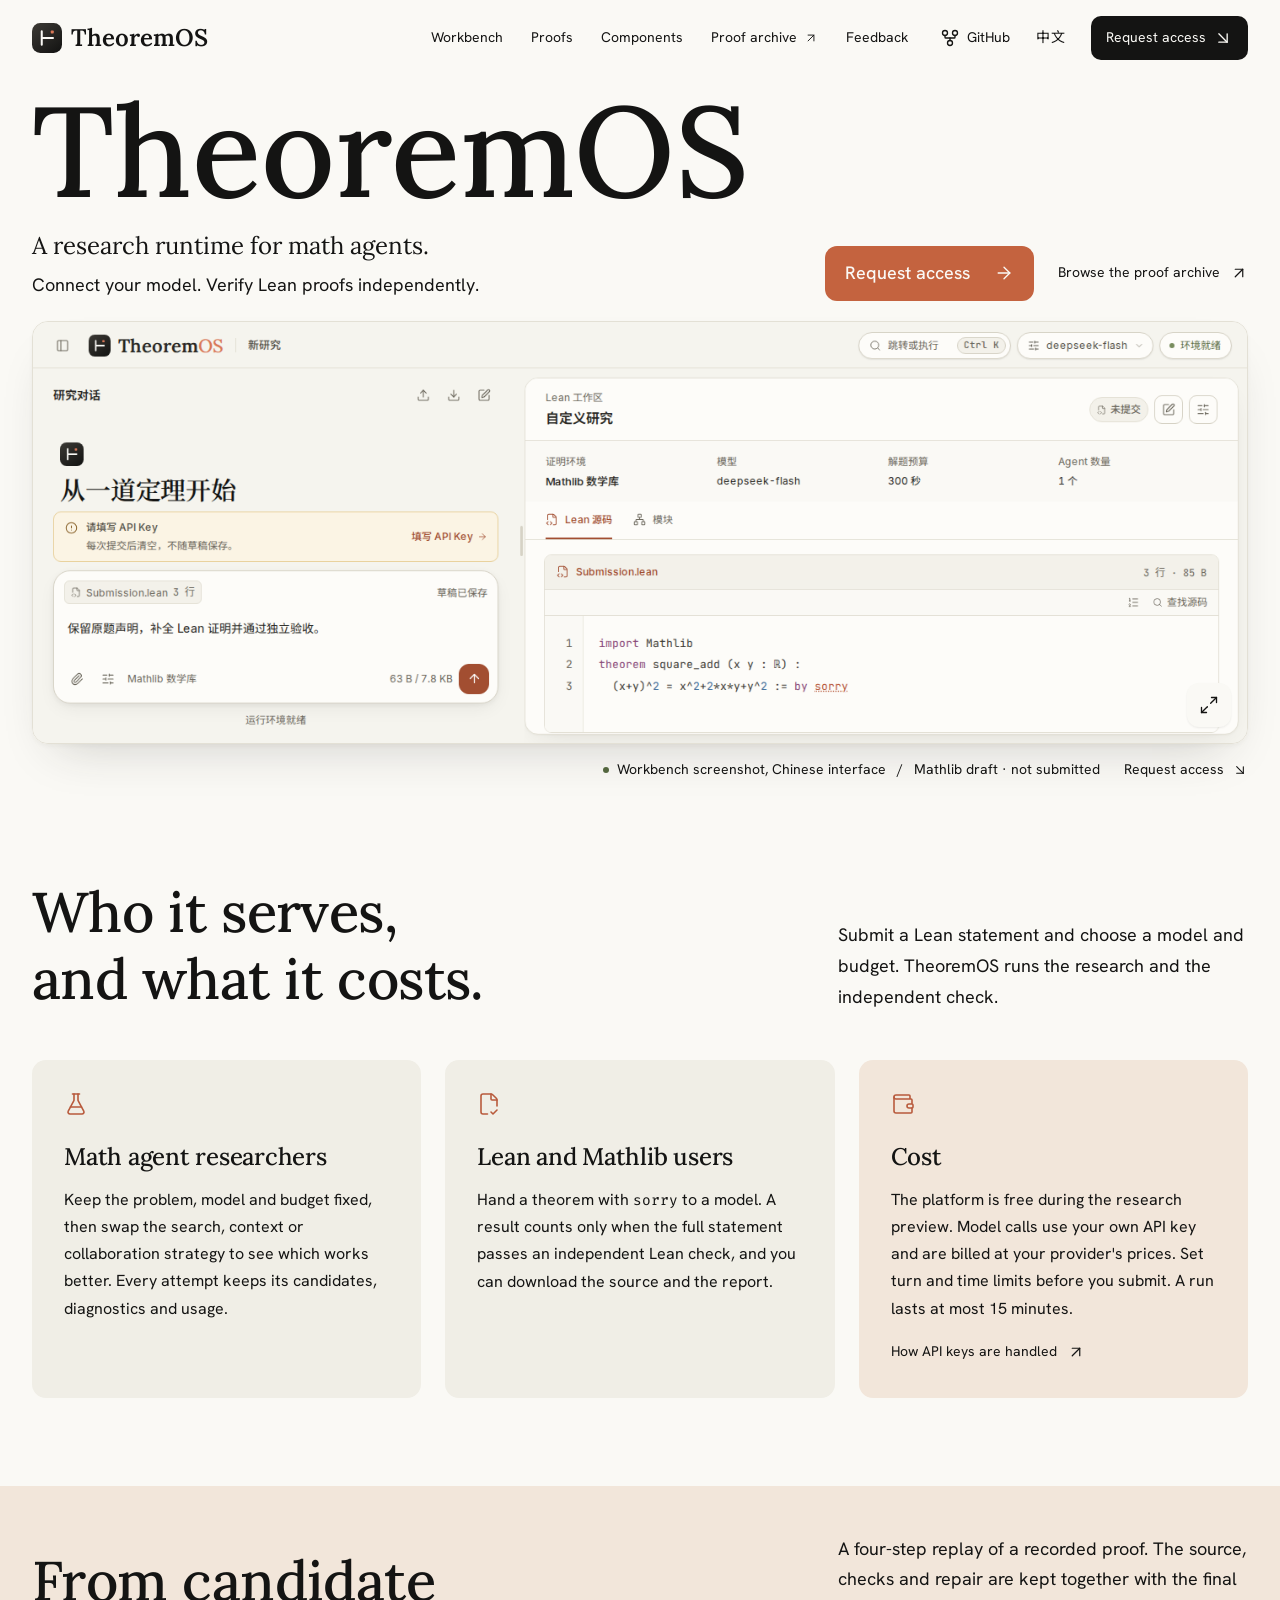
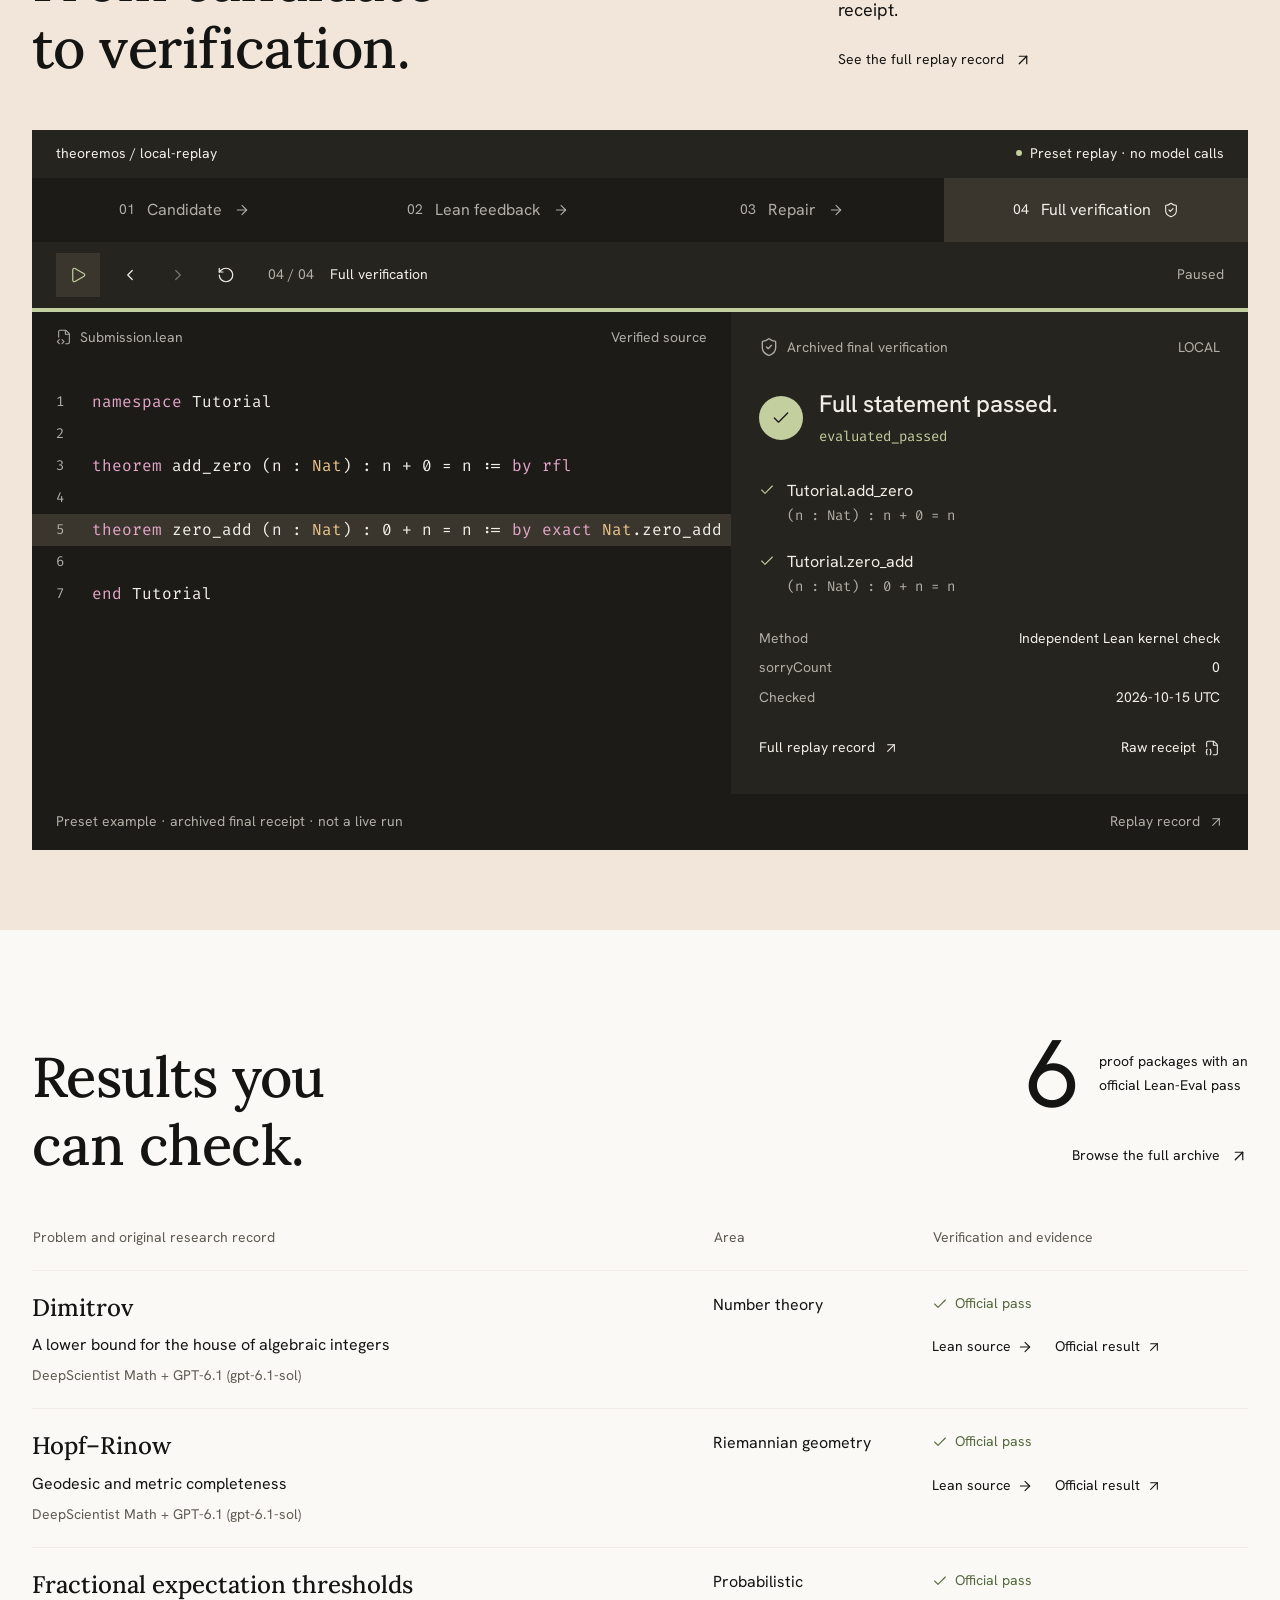
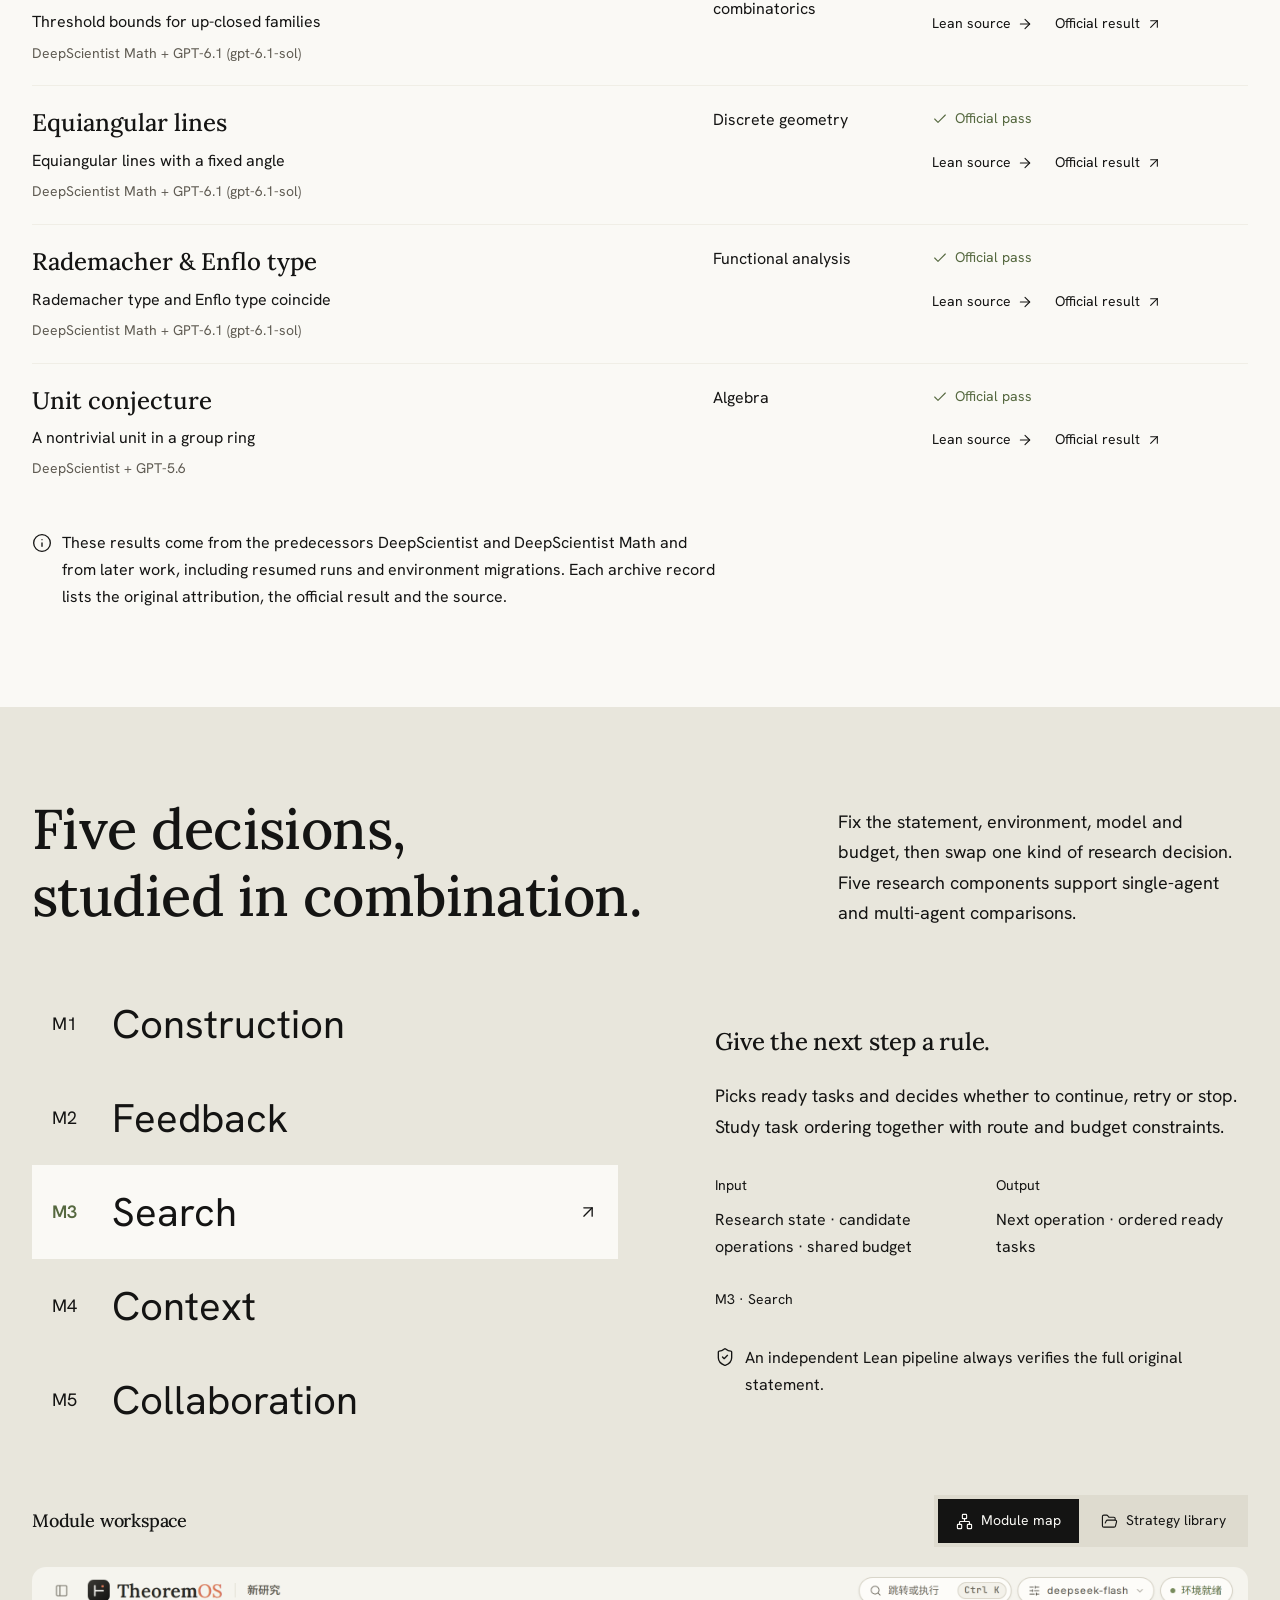
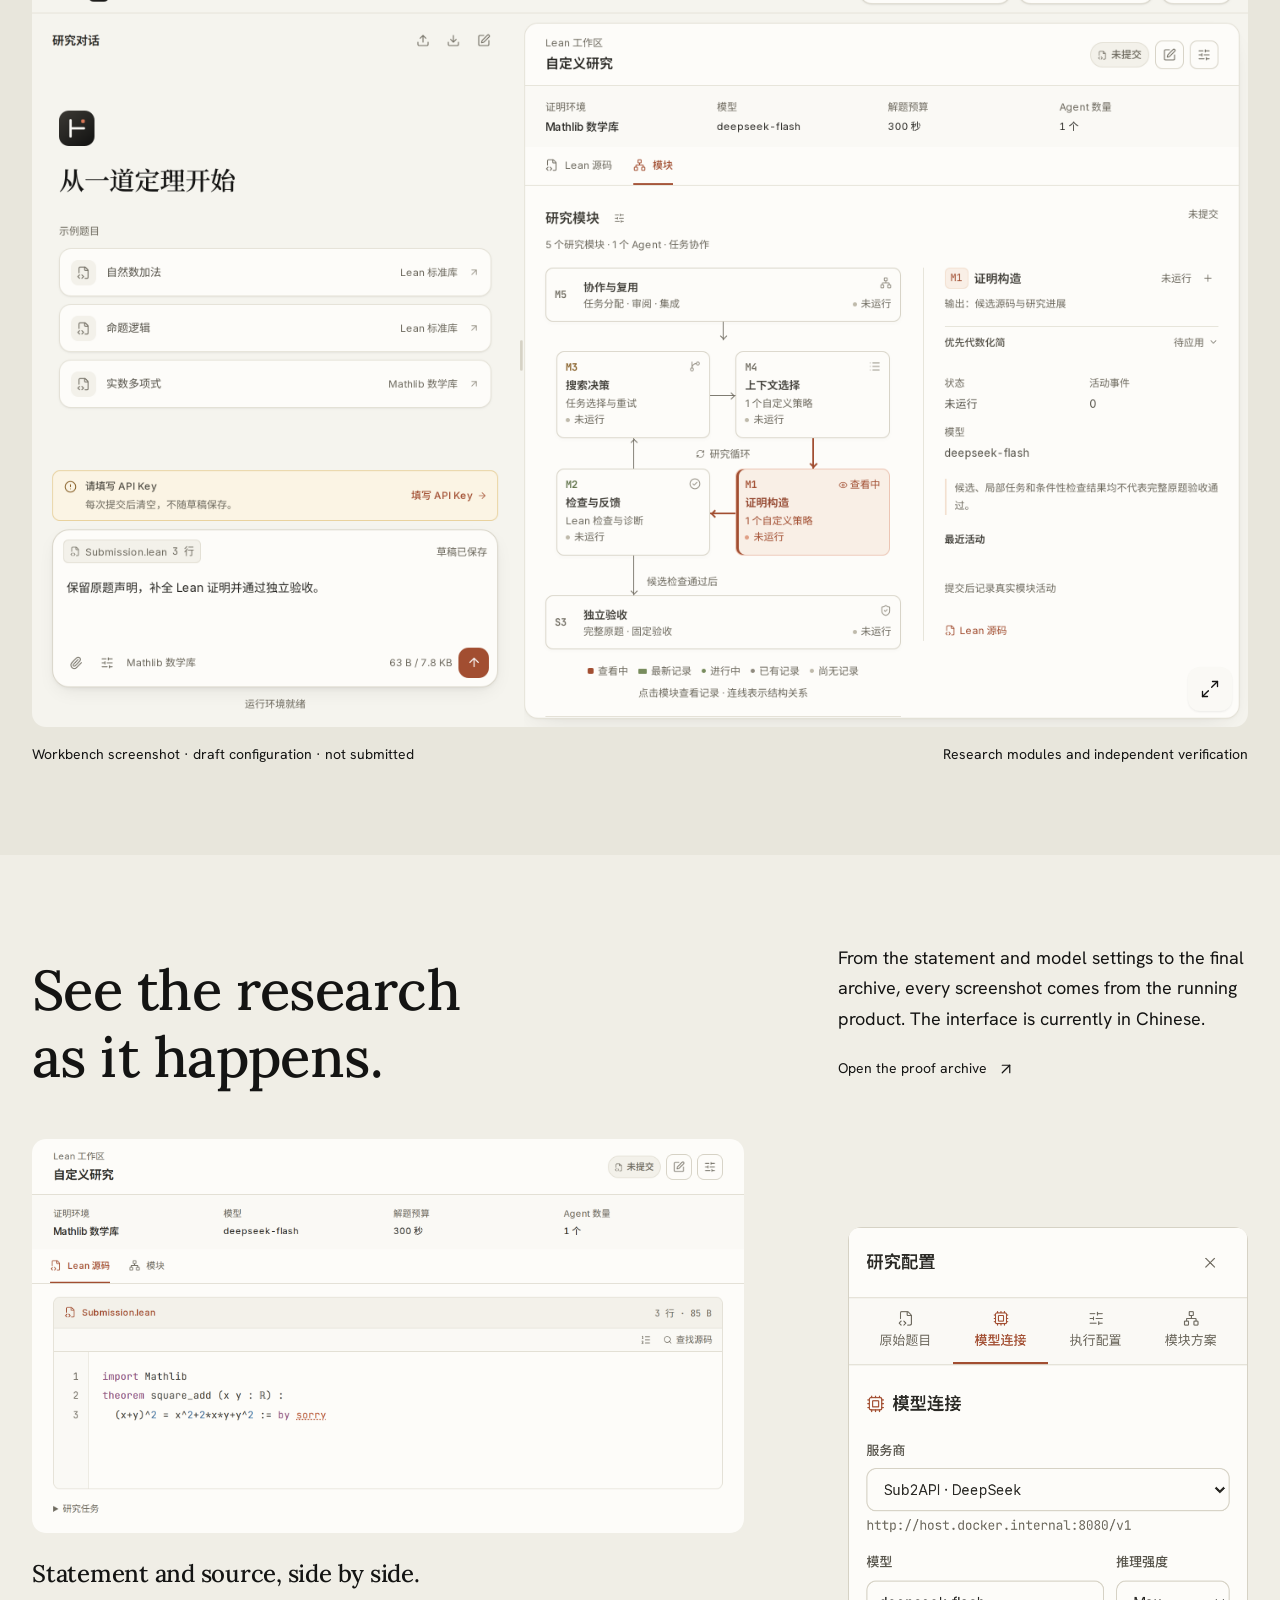
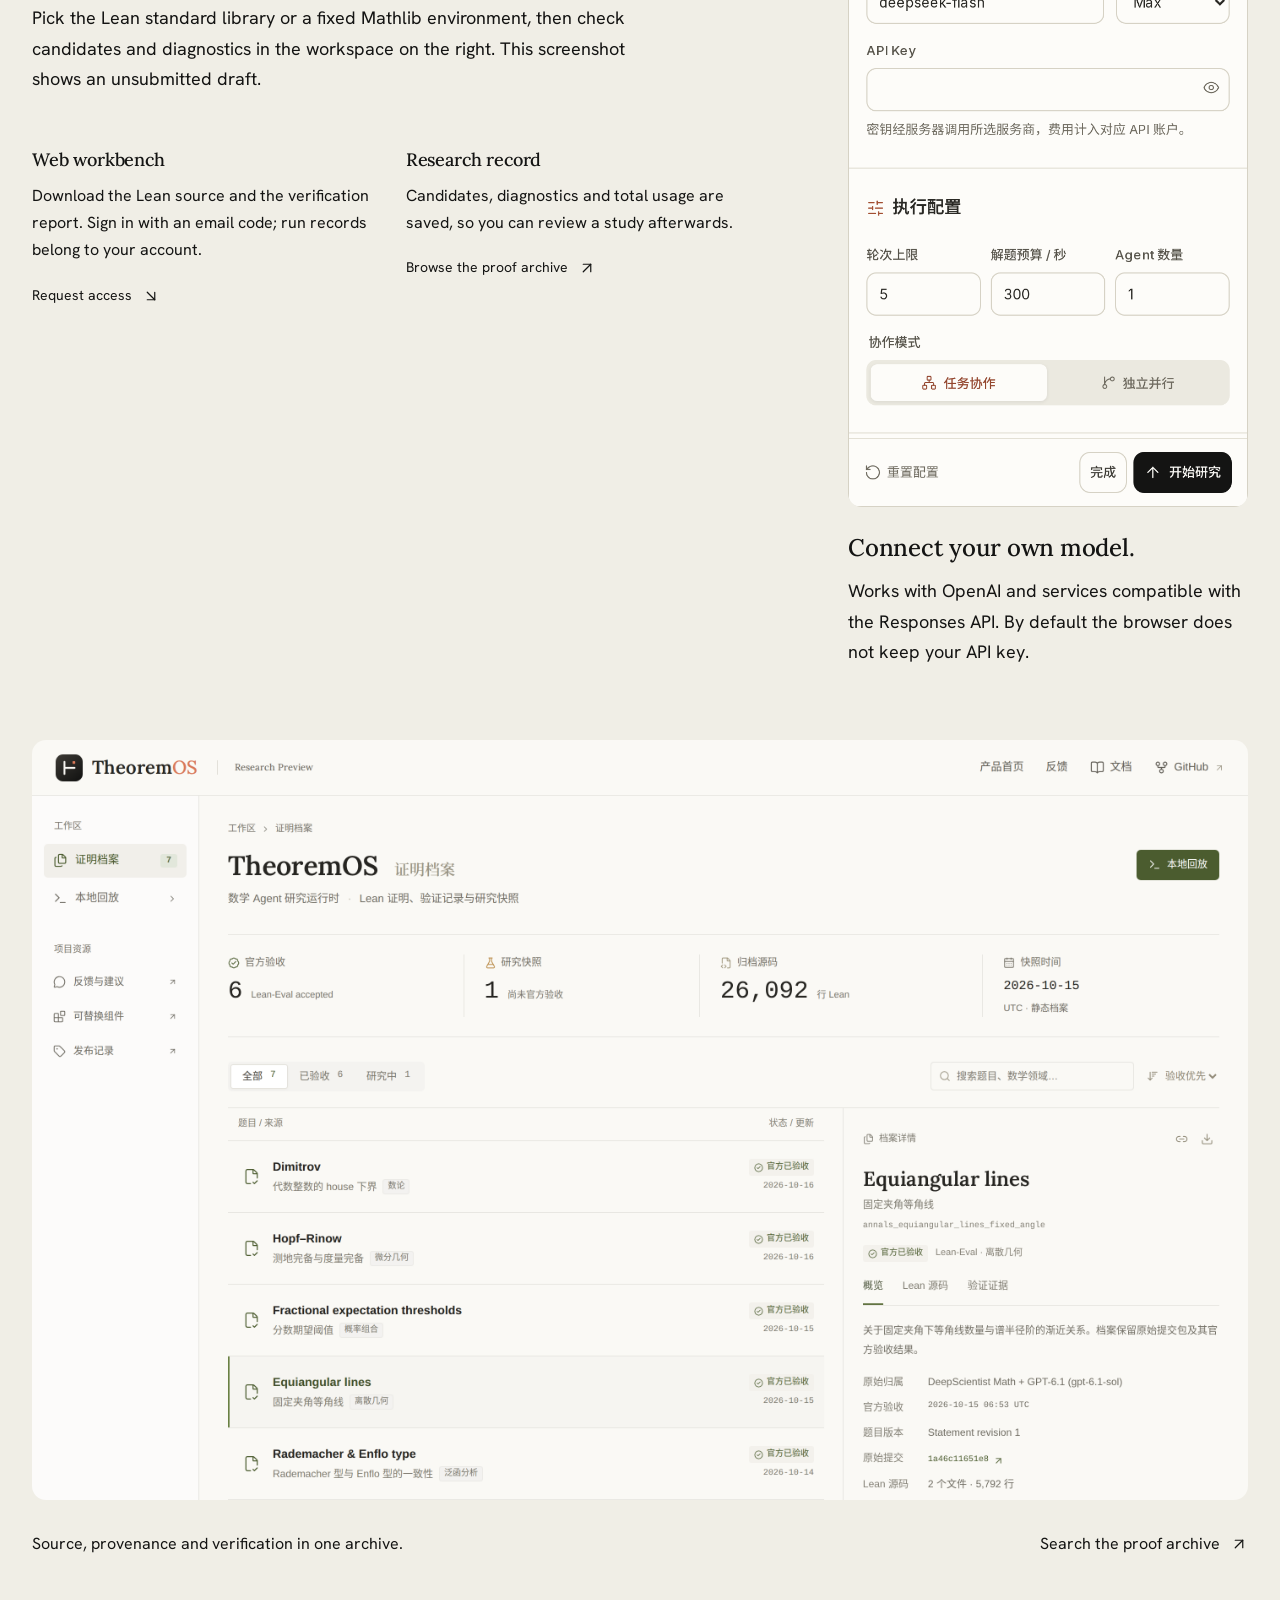
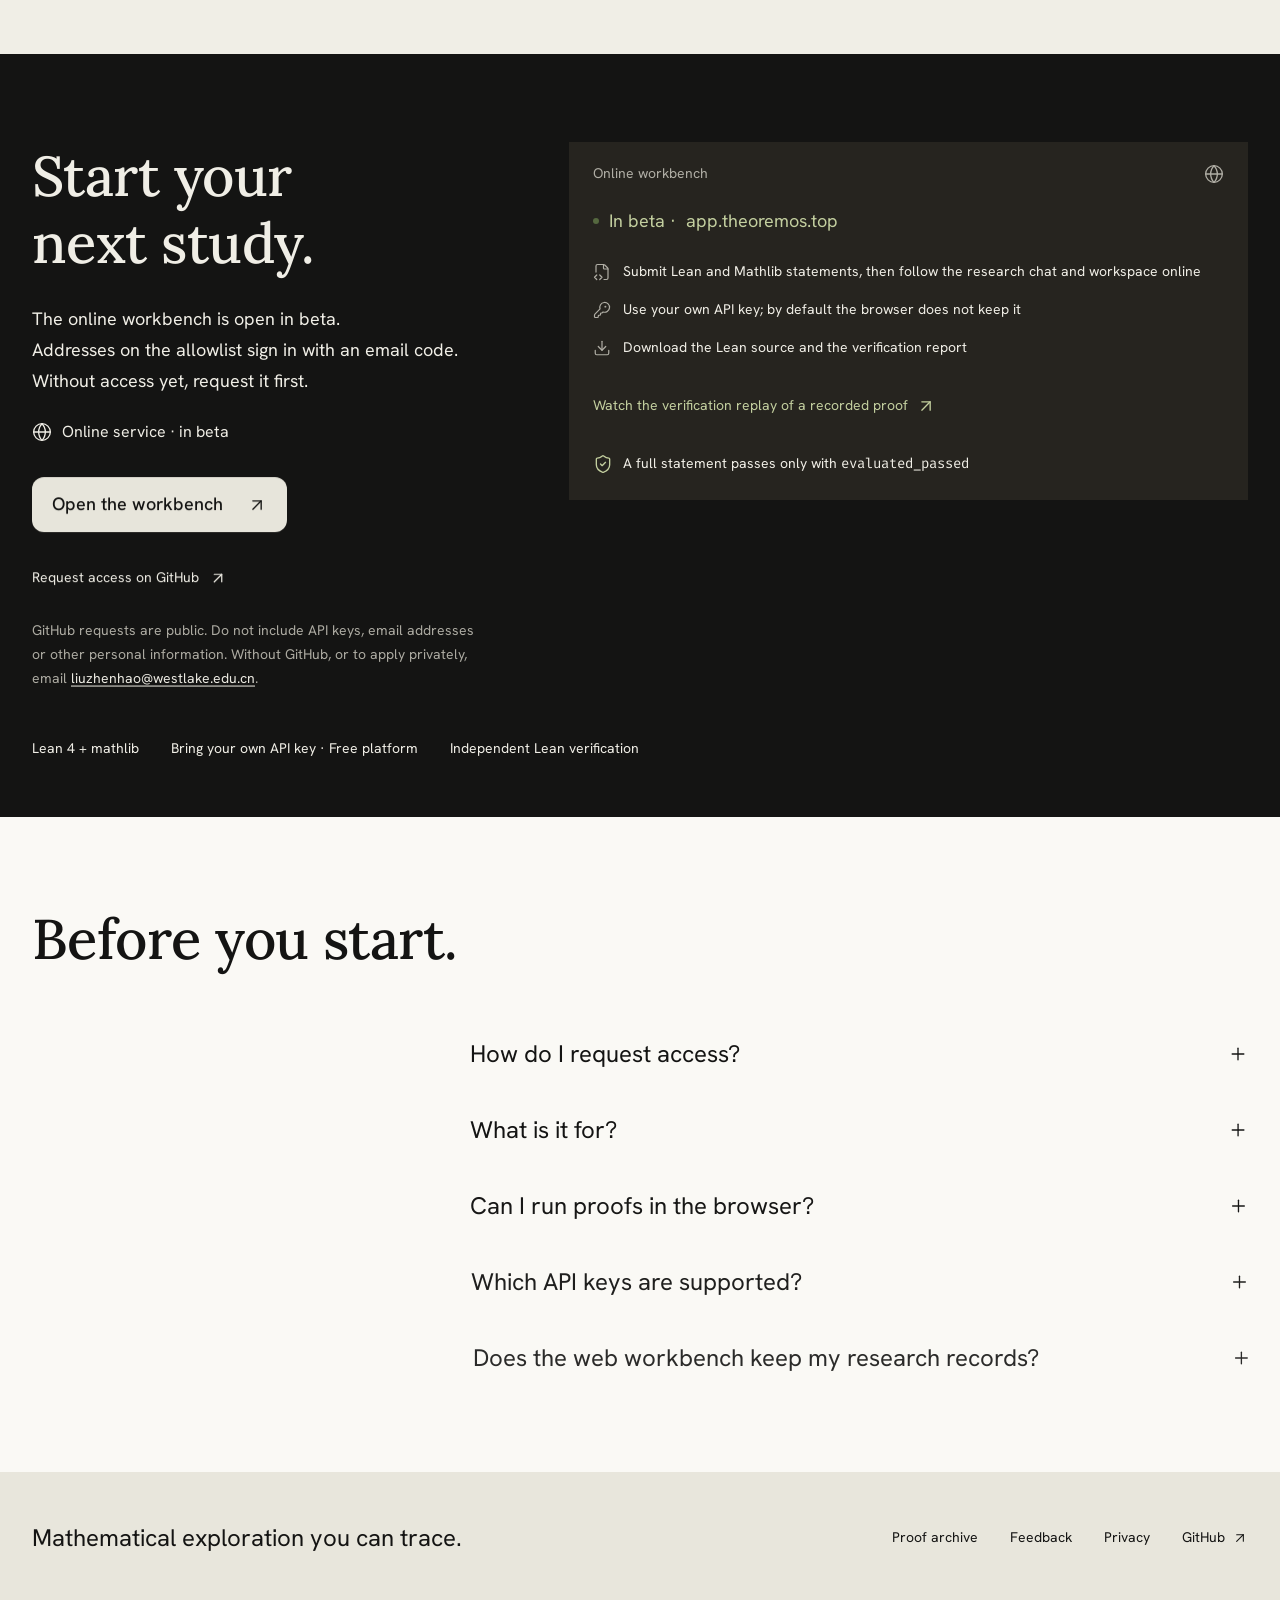
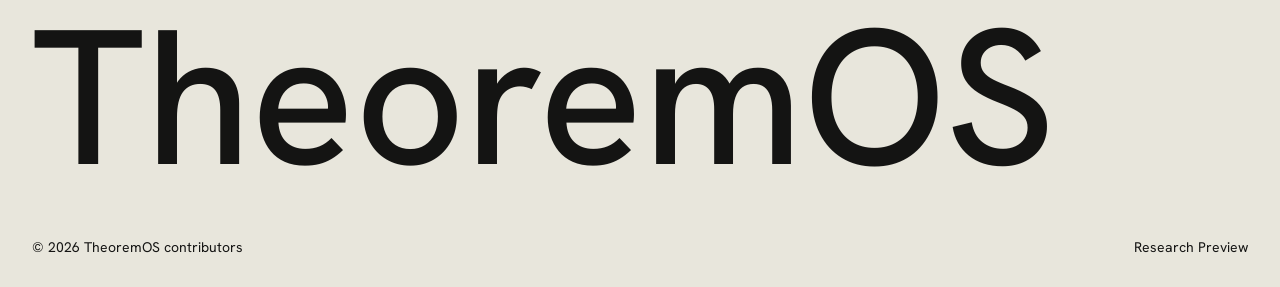
<file: en/index.html>
<!doctype html>
<html lang="en">
<head>
  <meta charset="utf-8">
  <meta name="viewport" content="width=device-width, initial-scale=1">
  <meta name="description" content="TheoremOS is a research runtime for math agents. The online workbench connects your model, builds Lean and Mathlib proofs, and an independent Lean pipeline verifies the full original statement.">
  <meta name="theme-color" content="#ffffff">
  <meta property="og:title" content="TheoremOS | A research runtime for math agents">
  <meta property="og:description" content="A composable research runtime for math agents. Swap research strategies, check every proof, and trace every attempt.">
  <meta property="og:type" content="website">
  <meta property="og:locale" content="en_US">
  <meta property="og:image" content="https://theoremos.top/assets/social-preview-en.png">
  <meta name="twitter:card" content="summary_large_image">
  <link rel="alternate" hreflang="zh-CN" href="https://theoremos.top/">
  <link rel="alternate" hreflang="en" href="https://theoremos.top/en/">
  <link rel="icon" type="image/svg+xml" href="../assets/mark.svg">
  <link rel="stylesheet" href="../landing.css">
  <title>TheoremOS | A research runtime for math agents</title>
</head>
<body>
  <a class="skip-link" href="#main">Skip to content</a>
  <header class="site-header">
    <div class="header-inner wrap">
      <a class="brand" href="index.html" aria-label="TheoremOS home"><img src="../assets/mark.svg" alt="" width="31" height="31"><span>Theorem<span class="brand-os">OS</span></span></a>
      <nav class="desktop-nav" aria-label="Main navigation"><a href="#workbench-preview">Workbench</a><a href="#proofs">Proofs</a><a href="#components">Components</a><a href="archive.html">Proof archive<i data-lucide="arrow-up-right"></i></a><a href="feedback.html">Feedback</a></nav>
      <div class="header-actions"><a class="github-link" href="https://github.com/LikC1606/theorem-os-site" target="_blank" rel="noreferrer" aria-label="TheoremOS on GitHub"><i data-lucide="git-fork"></i><span>GitHub</span></a><a class="lang-link" href="../index.html" hreflang="zh-CN" lang="zh-CN" aria-label="中文版">中文</a><a class="nav-start" href="#start" data-umami-event="apply-nav">Request access<i data-lucide="arrow-down-right"></i></a><button class="menu-toggle" type="button" aria-label="Open navigation" aria-expanded="false" aria-controls="mobile-nav"><i data-lucide="menu"></i><i data-lucide="x"></i></button></div>
    </div>
    <nav class="mobile-nav wrap" id="mobile-nav" aria-label="Mobile navigation" hidden><a href="#start">Request access<i data-lucide="arrow-down-right"></i></a><a href="#workbench-preview">Research workbench<i data-lucide="arrow-down-right"></i></a><a href="#demo">Verification replay<i data-lucide="arrow-down-right"></i></a><a href="#proofs">Proofs<i data-lucide="arrow-down-right"></i></a><a href="#components">Research components<i data-lucide="arrow-down-right"></i></a><a href="archive.html">Proof archive<i data-lucide="arrow-up-right"></i></a><a href="feedback.html">Feedback<i data-lucide="arrow-up-right"></i></a><a href="https://github.com/LikC1606/theorem-os-site" target="_blank" rel="noreferrer">GitHub<i data-lucide="arrow-up-right"></i></a></nav>
  </header>

  <main id="main">
    <div class="hero-shell">
      <section class="hero wrap" aria-labelledby="hero-title">
        <div class="hero-copy">
          <h1 id="hero-title"><span class="hero-name">TheoremOS</span></h1>
          <div class="hero-baseline"><div><p class="hero-category">A research runtime for math agents.</p><p class="hero-description">Connect your model. Verify Lean proofs independently.</p></div><div class="hero-actions"><a class="button button-dark" href="#start" data-umami-event="apply-hero">Request access<i data-lucide="arrow-right"></i></a><a class="text-link" href="archive.html">Browse the proof archive<i data-lucide="arrow-up-right"></i></a></div></div>
        </div>
      </section>
      <figure class="workbench-preview wrap" id="workbench-preview">
        <a class="workbench-image-link" href="../assets/workbench-full-desktop.png" aria-label="Enlarge the workbench screenshot" title="Enlarge screenshot"><picture class="workbench-picture"><source media="(max-width: 900px)" srcset="../assets/workbench-mobile.png" width="390" height="440"><img src="../assets/workbench-desktop.png" alt="The TheoremOS research workbench, with the research chat and task input on the left and a live Lean workspace on the right. It shows an unsubmitted Mathlib draft. The interface is in Chinese." width="1440" height="500" fetchpriority="high"></picture><span class="preview-expand"><i data-lucide="maximize-2"></i></span></a>
        <figcaption id="workbench-caption"><div class="tablet-workbench-copy"><h3>Explore in chat,<br>verify in the workspace.</h3><p>The research chat and the Lean workspace sit side by side. On phones and tablets you can switch views to see the statement, the source and the check status.</p></div><span><span class="status-dot"></span>Workbench screenshot, Chinese interface <span class="preview-divider">/</span> Mathlib draft · not submitted</span><a href="#start">Request access<i data-lucide="arrow-down-right"></i></a></figcaption>
      </figure>
    </div>
    <section class="audience-section" id="audience" aria-labelledby="audience-title">
      <div class="wrap">
        <div class="section-heading"><h2 id="audience-title">Who it serves, <br>and what it costs.</h2><p class="heading-description">Submit a Lean statement and choose a model and budget. TheoremOS runs the research and the independent check.</p></div>
        <div class="audience-grid">
          <article class="audience-card"><i data-lucide="flask-conical"></i><h3>Math agent researchers</h3><p>Keep the problem, model and budget fixed, then swap the search, context or collaboration strategy to see which works better. Every attempt keeps its candidates, diagnostics and usage.</p></article>
          <article class="audience-card"><i data-lucide="file-check-2"></i><h3>Lean and Mathlib users</h3><p>Hand a theorem with <code>sorry</code> to a model. A result counts only when the full statement passes an independent Lean check, and you can download the source and the report.</p></article>
          <article class="audience-card audience-cost"><i data-lucide="wallet"></i><h3>Cost</h3><p>The platform is free during the research preview. Model calls use your own API key and are billed at your provider's prices. Set turn and time limits before you submit. A run lasts at most 15 minutes.</p><a class="text-link" href="privacy.html">How API keys are handled<i data-lucide="arrow-up-right"></i></a></article>
        </div>
      </div>
    </section>
    <section class="replay-section" id="demo" aria-labelledby="demo-title">
      <div class="wrap">
        <div class="section-heading"><h2 id="demo-title">From candidate<br>to verification.</h2><div class="replay-introduction"><p>A four-step replay of a recorded proof. The source, checks and repair are kept together with the final receipt.</p><a class="text-link" href="archive.html#view=quickstart">See the full replay record<i data-lucide="arrow-up-right"></i></a></div></div>
        <div class="product-demo" aria-label="TheoremOS recorded replay"><div class="replay-window" data-ui data-replay-playing="false" data-replay-current="verified" data-replay-state="paused">
    <div class="replay-chrome"><span class="window-dots" aria-hidden="true"><i></i><i></i><i></i></span><span class="mono">theoremos / local-replay</span><span class="replay-badge"><span class="status-dot"></span>Preset replay · no model calls</span></div>
    <div class="replay-tabs" role="tablist" aria-label="The four steps of the preset replay"><button type="button" role="tab" id="demo-candidate" aria-controls="stage-candidate" aria-selected="false" tabindex="-1" data-replay-stage="candidate" data-step-state="complete"><span class="replay-step-number mono">01</span><span>Candidate</span><i data-lucide="arrow-right"></i></button><button type="button" role="tab" id="demo-feedback" aria-controls="stage-feedback" aria-selected="false" tabindex="-1" data-replay-stage="feedback" data-step-state="complete"><span class="replay-step-number mono">02</span><span>Lean feedback</span><i data-lucide="arrow-right"></i></button><button type="button" role="tab" id="demo-repair" aria-controls="stage-repair" aria-selected="false" tabindex="-1" data-replay-stage="repair" data-step-state="complete"><span class="replay-step-number mono">03</span><span>Repair</span><i data-lucide="arrow-right"></i></button><button type="button" role="tab" id="demo-verified" aria-controls="stage-verified" aria-selected="true" tabindex="0" data-replay-stage="verified" data-step-state="current"><span class="replay-step-number mono">04</span><span>Full verification</span><i data-lucide="shield-check"></i></button></div>
    <div class="replay-toolbar"><div class="replay-playback" hidden><button type="button" id="replay-play" aria-label="Play the preset replay" title="Play the preset replay" aria-pressed="false"><i data-lucide="play"></i><i data-lucide="pause"></i></button><button type="button" id="replay-prev" aria-label="Previous step" title="Previous step"><i data-lucide="chevron-left"></i></button><button type="button" id="replay-next" aria-label="Next step" title="Next step" disabled><i data-lucide="chevron-right"></i></button><button type="button" id="replay-restart" aria-label="Replay from the start" title="Replay from the start"><i data-lucide="rotate-ccw"></i></button></div><span class="replay-position"><span class="mono" id="replay-step-number">04 / 04</span><span id="replay-step-label">Full verification</span></span><span class="replay-state" id="replay-status" role="status" aria-live="polite" aria-atomic="true">Archived</span></div>
    <div class="replay-progress" id="replay-progress" role="progressbar" aria-label="Preset replay step" aria-valuemin="1" aria-valuemax="4" aria-valuenow="4" aria-valuetext="Step 4 of 4: Full verification"><span class="replay-progress-fill"></span></div>
    <div class="replay-layout"><div class="replay-editor"><div class="replay-panel" id="stage-candidate" role="tabpanel" aria-labelledby="demo-candidate" tabindex="0" hidden><div class="editor-heading"><span><i data-lucide="file-code-2"></i>Submission.lean</span><span>Preset candidate 01</span></div><pre class="demo-code"><code><span class="code-line" data-line="1"><span class="syntax-keyword">namespace</span> Tutorial</span><span class="code-line" data-line="2">&#8203;</span><span class="code-line" data-line="3"><span class="syntax-keyword">theorem</span> add_zero (n : <span class="syntax-type">Nat</span>) : n + 0 = n := <span class="syntax-keyword">by</span> <span class="syntax-keyword">rfl</span></span><span class="code-line" data-line="4">&#8203;</span><span class="code-line" data-line="5"><span class="syntax-keyword">theorem</span> zero_add (n : <span class="syntax-type">Nat</span>) : 0 + n = n := <span class="syntax-keyword">by</span> <span class="syntax-keyword">rfl</span></span><span class="code-line" data-line="6">&#8203;</span><span class="code-line" data-line="7"><span class="syntax-keyword">end</span> Tutorial</span></code></pre></div><div class="replay-panel" id="stage-feedback" role="tabpanel" aria-labelledby="demo-feedback" tabindex="0" hidden><div class="editor-heading"><span><i data-lucide="file-code-2"></i>Lean feedback</span><span>What the check found</span></div><div class="demo-diagnostic"><span class="diagnostic-label"><i data-lucide="info"></i>What the check found in the preset candidate</span><h3>One goal passes,<br>one needs more work.</h3><p><code>add_zero</code> closes with <code>rfl</code>;<br><code>zero_add</code> needs an existing lemma.</p><pre><code>n : Nat
⊢ 0 + n = n</code></pre><p class="diagnostic-hint">The next candidate uses <code>Nat.zero_add n</code>.</p></div></div><div class="replay-panel" id="stage-repair" role="tabpanel" aria-labelledby="demo-repair" tabindex="0" hidden><div class="editor-heading"><span><i data-lucide="file-code-2"></i>Submission.lean</span><span>Preset candidate 02</span></div><pre class="demo-code"><code><span class="code-line" data-line="1"><span class="syntax-keyword">namespace</span> Tutorial</span><span class="code-line" data-line="2">&#8203;</span><span class="code-line" data-line="3"><span class="syntax-keyword">theorem</span> add_zero (n : <span class="syntax-type">Nat</span>) : n + 0 = n := <span class="syntax-keyword">by</span> <span class="syntax-keyword">rfl</span></span><span class="code-line" data-line="4">&#8203;</span><span class="code-line is-change" data-line="5"><span class="syntax-keyword">theorem</span> zero_add (n : <span class="syntax-type">Nat</span>) : 0 + n = n := <span class="syntax-keyword">by</span> <span class="syntax-keyword">exact</span> <span class="syntax-type">Nat</span>.zero_add n</span><span class="code-line" data-line="6">&#8203;</span><span class="code-line" data-line="7"><span class="syntax-keyword">end</span> Tutorial</span></code></pre></div><div class="replay-panel" id="stage-verified" role="tabpanel" aria-labelledby="demo-verified" tabindex="0"><div class="editor-heading"><span><i data-lucide="file-code-2"></i>Submission.lean</span><span>Verified source</span></div><pre class="demo-code"><code><span class="code-line" data-line="1"><span class="syntax-keyword">namespace</span> Tutorial</span><span class="code-line" data-line="2">&#8203;</span><span class="code-line" data-line="3"><span class="syntax-keyword">theorem</span> add_zero (n : <span class="syntax-type">Nat</span>) : n + 0 = n := <span class="syntax-keyword">by</span> <span class="syntax-keyword">rfl</span></span><span class="code-line" data-line="4">&#8203;</span><span class="code-line is-change" data-line="5"><span class="syntax-keyword">theorem</span> zero_add (n : <span class="syntax-type">Nat</span>) : 0 + n = n := <span class="syntax-keyword">by</span> <span class="syntax-keyword">exact</span> <span class="syntax-type">Nat</span>.zero_add n</span><span class="code-line" data-line="6">&#8203;</span><span class="code-line" data-line="7"><span class="syntax-keyword">end</span> Tutorial</span></code></pre></div></div>
    <aside class="replay-receipt" aria-label="Final verification of the archived replay"><div class="receipt-title"><i data-lucide="shield-check"></i><span>Archived final verification</span><span class="receipt-local">LOCAL</span></div><div class="receipt-status"><span class="receipt-check"><i data-lucide="check"></i></span><div><strong>Full statement passed.</strong><code>evaluated_passed</code></div></div><div class="receipt-targets"><div><i data-lucide="check"></i><span><strong>Tutorial.add_zero</strong><code>(n : Nat) : n + 0 = n</code></span></div><div><i data-lucide="check"></i><span><strong>Tutorial.zero_add</strong><code>(n : Nat) : 0 + n = n</code></span></div></div><dl class="receipt-facts"><div><dt>Method</dt><dd>Independent Lean kernel check</dd></div><div><dt>sorryCount</dt><dd>0</dd></div><div><dt>Checked</dt><dd>2026-10-15 UTC</dd></div></dl><div class="receipt-links"><a href="archive.html#view=quickstart" class="receipt-link">Full replay record<i data-lucide="arrow-up-right"></i></a><a href="../assets/replay.json" class="receipt-link receipt-evidence" target="_blank" rel="noreferrer" title="Open the raw JSON receipt">Raw receipt<i data-lucide="file-json-2"></i></a></div></aside></div>
    <div class="replay-caption"><span>Preset example · archived final receipt · not a live run</span><a href="archive.html#view=quickstart">Replay record<i data-lucide="arrow-up-right"></i></a></div>
  </div></div>
      </div>
    </section>

    <section class="proofs-section" id="proofs" aria-labelledby="proofs-title">
      <div class="wrap">
        <div class="section-heading proof-heading"><h2 id="proofs-title">Results you<br>can check.</h2><div class="proof-heading-note"><span class="proof-count">6</span><p>proof packages with an<br>official Lean-Eval pass</p><a href="archive.html" class="text-link">Browse the full archive<i data-lucide="arrow-up-right"></i></a></div></div>
        <table class="proof-table"><caption class="sr-only">Proof packages with an official pass, with original attribution and verification links</caption><thead><tr><th scope="col">Problem and original research record</th><th scope="col">Area</th><th scope="col">Verification and evidence</th></tr></thead><tbody>
    <tr class="proof-row" data-accepted-proof="dimitrov">
      <th scope="row"><h3><a href="archive.html#proof=dimitrov">Dimitrov</a></h3><p class="proof-subtitle">A lower bound for the house of algebraic integers</p><p class="proof-credit">DeepScientist Math + GPT-6.1 (gpt-6.1-sol)</p></th>
      <td class="proof-area">Number theory</td>
      <td><span class="proof-pass"><i data-lucide="check"></i>Official pass</span><div class="proof-links"><a data-proof-source href="archive.html#proof=dimitrov&tab=source">Lean source<i data-lucide="arrow-right"></i></a><a class="official-link" href="https://github.com/leanprover/lean-eval-submissions/issues/2143#issuecomment-6215093969" target="_blank" rel="noreferrer" aria-label="Official result for Dimitrov">Official result<i data-lucide="arrow-up-right"></i></a></div></td>
    </tr>
    <tr class="proof-row" data-accepted-proof="hopf_rinow">
      <th scope="row"><h3><a href="archive.html#proof=hopf_rinow">Hopf–Rinow</a></h3><p class="proof-subtitle">Geodesic and metric completeness</p><p class="proof-credit">DeepScientist Math + GPT-6.1 (gpt-6.1-sol)</p></th>
      <td class="proof-area">Riemannian geometry</td>
      <td><span class="proof-pass"><i data-lucide="check"></i>Official pass</span><div class="proof-links"><a data-proof-source href="archive.html#proof=hopf_rinow&tab=source">Lean source<i data-lucide="arrow-right"></i></a><a class="official-link" href="https://github.com/leanprover/lean-eval-submissions/issues/2143#issuecomment-6215093969" target="_blank" rel="noreferrer" aria-label="Official result for Hopf–Rinow">Official result<i data-lucide="arrow-up-right"></i></a></div></td>
    </tr>
    <tr class="proof-row" data-accepted-proof="annals_fractional_expectation_thresholds">
      <th scope="row"><h3><a href="archive.html#proof=annals_fractional_expectation_thresholds">Fractional expectation thresholds</a></h3><p class="proof-subtitle">Threshold bounds for up-closed families</p><p class="proof-credit">DeepScientist Math + GPT-6.1 (gpt-6.1-sol)</p></th>
      <td class="proof-area">Probabilistic combinatorics</td>
      <td><span class="proof-pass"><i data-lucide="check"></i>Official pass</span><div class="proof-links"><a data-proof-source href="archive.html#proof=annals_fractional_expectation_thresholds&tab=source">Lean source<i data-lucide="arrow-right"></i></a><a class="official-link" href="https://github.com/leanprover/lean-eval-submissions/issues/2141#issuecomment-6197783762" target="_blank" rel="noreferrer" aria-label="Official result for Fractional expectation thresholds">Official result<i data-lucide="arrow-up-right"></i></a></div></td>
    </tr>
    <tr class="proof-row" data-accepted-proof="annals_equiangular_lines_fixed_angle">
      <th scope="row"><h3><a href="archive.html#proof=annals_equiangular_lines_fixed_angle">Equiangular lines</a></h3><p class="proof-subtitle">Equiangular lines with a fixed angle</p><p class="proof-credit">DeepScientist Math + GPT-6.1 (gpt-6.1-sol)</p></th>
      <td class="proof-area">Discrete geometry</td>
      <td><span class="proof-pass"><i data-lucide="check"></i>Official pass</span><div class="proof-links"><a data-proof-source href="archive.html#proof=annals_equiangular_lines_fixed_angle&tab=source">Lean source<i data-lucide="arrow-right"></i></a><a class="official-link" href="https://github.com/leanprover/lean-eval-submissions/issues/2135#issuecomment-6186332699" target="_blank" rel="noreferrer" aria-label="Official result for Equiangular lines">Official result<i data-lucide="arrow-up-right"></i></a></div></td>
    </tr>
    <tr class="proof-row" data-accepted-proof="annals_rademacher_enflo_type">
      <th scope="row"><h3><a href="archive.html#proof=annals_rademacher_enflo_type">Rademacher &amp; Enflo type</a></h3><p class="proof-subtitle">Rademacher type and Enflo type coincide</p><p class="proof-credit">DeepScientist Math + GPT-6.1 (gpt-6.1-sol)</p></th>
      <td class="proof-area">Functional analysis</td>
      <td><span class="proof-pass"><i data-lucide="check"></i>Official pass</span><div class="proof-links"><a data-proof-source href="archive.html#proof=annals_rademacher_enflo_type&tab=source">Lean source<i data-lucide="arrow-right"></i></a><a class="official-link" href="https://github.com/leanprover/lean-eval-submissions/issues/2115#issuecomment-6161355838" target="_blank" rel="noreferrer" aria-label="Official result for Rademacher &amp; Enflo type">Official result<i data-lucide="arrow-up-right"></i></a></div></td>
    </tr>
    <tr class="proof-row" data-accepted-proof="annals_unit_conjecture">
      <th scope="row"><h3><a href="archive.html#proof=annals_unit_conjecture">Unit conjecture</a></h3><p class="proof-subtitle">A nontrivial unit in a group ring</p><p class="proof-credit">DeepScientist + GPT-5.6</p></th>
      <td class="proof-area">Algebra</td>
      <td><span class="proof-pass"><i data-lucide="check"></i>Official pass</span><div class="proof-links"><a data-proof-source href="archive.html#proof=annals_unit_conjecture&tab=source">Lean source<i data-lucide="arrow-right"></i></a><a class="official-link" href="https://github.com/leanprover/lean-eval-submissions/issues/1246#issuecomment-5380977645" target="_blank" rel="noreferrer" aria-label="Official result for Unit conjecture">Official result<i data-lucide="arrow-up-right"></i></a></div></td>
    </tr></tbody></table>
        <p class="proof-provenance"><i data-lucide="info"></i><span>These results come from the predecessors DeepScientist and DeepScientist Math and from later work, including resumed runs and environment migrations. Each archive record lists the original attribution, the official result and the source.</span></p>
      </div>
    </section>

    <div class="components-shell"><section class="components-section wrap" id="components" aria-labelledby="components-title">
      <div class="section-heading"><h2 id="components-title">Five decisions,<br>studied in combination.</h2><p class="heading-description">Fix the statement, environment, model and budget, then swap one kind of research decision. Five research components support single-agent and multi-agent comparisons.</p></div>
      <div class="component-explorer">
        <div class="component-tabs" role="tablist" aria-label="Five research components" aria-orientation="vertical">
          <button class="component-tab" type="button" id="tab-m1" role="tab" aria-selected="false" aria-controls="component-panel" tabindex="-1" data-component="m1"><span class="component-number">M1</span><strong>Construction</strong><i data-lucide="arrow-up-right"></i></button>
          <button class="component-tab" type="button" id="tab-m2" role="tab" aria-selected="false" aria-controls="component-panel" tabindex="-1" data-component="m2"><span class="component-number">M2</span><strong>Feedback</strong><i data-lucide="arrow-up-right"></i></button>
          <button class="component-tab" type="button" id="tab-m3" role="tab" aria-selected="true" aria-controls="component-panel" tabindex="0" data-component="m3"><span class="component-number">M3</span><strong>Search</strong><i data-lucide="arrow-up-right"></i></button>
          <button class="component-tab" type="button" id="tab-m4" role="tab" aria-selected="false" aria-controls="component-panel" tabindex="-1" data-component="m4"><span class="component-number">M4</span><strong>Context</strong><i data-lucide="arrow-up-right"></i></button>
          <button class="component-tab" type="button" id="tab-m5" role="tab" aria-selected="false" aria-controls="component-panel" tabindex="-1" data-component="m5"><span class="component-number">M5</span><strong>Collaboration</strong><i data-lucide="arrow-up-right"></i></button>
        </div>
        <div class="component-panel" id="component-panel" role="tabpanel" tabindex="0" aria-labelledby="tab-m3">
          <div class="module-details"><div><h3 id="module-title">Give the next step a rule.</h3><p id="module-description">Picks ready tasks and decides whether to continue, retry or stop. Study task ordering together with route and budget constraints.</p></div><dl><div><dt>Input</dt><dd id="module-input">Research state · candidate operations · shared budget</dd></div><div><dt>Output</dt><dd id="module-output">Next operation · ordered ready tasks</dd></div></dl><p class="module-contract" id="module-kicker">M3 · Search</p></div>
          <div class="independent-check"><i data-lucide="shield-check"></i><span>An independent Lean pipeline always verifies the full original statement.</span></div>
        </div>
      </div>

      <figure class="module-showcase" aria-labelledby="module-preview-heading">
        <div class="module-preview-toolbar"><h3 id="module-preview-heading">Module workspace</h3><div class="module-preview-tabs" role="tablist" aria-label="Workbench module views" hidden><button type="button" id="module-preview-tab-modules" role="tab" aria-selected="true" aria-controls="module-preview-panel" data-module-preview="modules"><i data-lucide="network"></i>Module map</button><button type="button" id="module-preview-tab-library" role="tab" aria-selected="false" aria-controls="module-preview-panel" tabindex="-1" data-module-preview="library"><i data-lucide="folder-open"></i>Strategy library</button></div></div>
        <div id="module-preview-panel" role="tabpanel" aria-labelledby="module-preview-tab-modules" tabindex="0"><a class="module-preview-link" href="../assets/workbench-modules-desktop.png" target="_blank" rel="noreferrer" aria-label="View the full-size module map screenshot" title="View full-size screenshot"><picture><source media="(max-width: 600px)" srcset="../assets/workbench-modules-mobile.png" width="390" height="844"><img src="../assets/workbench-modules-desktop.png" alt="The module map of the current workbench: the M1–M5 research decisions connect to the fixed S3 independent verification. The configuration has not been submitted yet." width="1440" height="900" loading="lazy"></picture><span class="preview-expand"><i data-lucide="maximize-2"></i></span></a></div>
        <figcaption><span>Workbench screenshot · draft configuration · not submitted</span><span id="module-preview-caption" aria-live="polite">Research modules and independent verification</span></figcaption>
      </figure>

      <noscript><p class="no-script-note">Enable JavaScript to switch between the inputs and outputs of each component.</p></noscript>
    </section>

    </div>
    <section class="records-section" aria-labelledby="records-title">
      <div class="records-layout wrap">
        <div class="section-heading"><h2 id="records-title">See the research<br>as it happens.</h2><div class="records-introduction"><p>From the statement and model settings to the final archive, every screenshot comes from the running product. The interface is currently in Chinese.</p><a class="text-link" href="archive.html">Open the proof archive<i data-lucide="arrow-up-right"></i></a></div></div>
        <div class="product-gallery">
          <div class="source-column"><figure class="product-fragment"><a href="../assets/workbench-source-detail.png" target="_blank" rel="noreferrer" aria-label="View the full Mathlib source screenshot"><img src="../assets/workbench-source-detail.png" alt="A Lean workspace with an unsubmitted statement and candidate source in a fixed Mathlib environment. The sorry is kept." width="953" height="540" loading="lazy"></a><figcaption><h3>Statement and source, side by side.</h3><p>Pick the Lean standard library or a fixed Mathlib environment, then check candidates and diagnostics in the workspace on the right. This screenshot shows an unsubmitted draft.</p></figcaption></figure><div class="record-notes"><div><h3>Web workbench</h3><p>Download the Lean source and the verification report. Sign in with an email code; run records belong to your account.</p><a class="text-link" href="#start">Request access<i data-lucide="arrow-down-right"></i></a></div><div><h3>Research record</h3><p>Candidates, diagnostics and total usage are saved, so you can review a study afterwards.</p><a class="text-link" href="archive.html">Browse the proof archive<i data-lucide="arrow-up-right"></i></a></div></div></div>
          <figure class="product-fragment settings-fragment"><a href="../assets/workbench-settings-detail.png" target="_blank" rel="noreferrer" aria-label="View the full model settings screenshot"><img src="../assets/workbench-settings-detail.png" alt="The research settings: the model connection page shows the OpenAI endpoint, the model, the reasoning effort and an empty API key field." width="370" height="814" loading="lazy"></a><figcaption><h3>Connect your own model.</h3><p>Works with OpenAI and services compatible with the Responses API. By default the browser does not keep your API key.</p></figcaption></figure>
        </div>
        <figure class="archive-showcase"><a class="archive-image-link" href="archive.html" aria-label="Open the searchable proof archive"><picture><source media="(max-width: 600px)" srcset="../assets/archive-preview-mobile.png" width="356" height="797"><img src="../assets/archive-preview.png" alt="The TheoremOS proof archive with the statement, the original attribution, the Lean source and the verification evidence for each proof." width="1440" height="900" loading="lazy"></picture></a><figcaption><span>Source, provenance and verification in one archive.</span><a href="archive.html">Search the proof archive<i data-lucide="arrow-up-right"></i></a></figcaption></figure>
      </div>
    </section>

    <section class="start-section" id="start" aria-labelledby="start-title">
      <div class="start-layout wrap">
        <div class="start-copy">
          <h2 id="start-title">Start your<br>next study.</h2>
          <p>The online workbench is open in beta. <br>Addresses on the allowlist sign in with an email code. Without access yet, request it first.</p>
          <span class="replay-label"><i data-lucide="globe"></i>Online service · in beta</span>
          <div class="start-links"><a class="button button-lime" data-umami-event="open-workbench" href="https://app.theoremos.top/">Open the workbench<i data-lucide="arrow-up-right"></i></a><a class="text-link" data-umami-event="apply-github" href="https://github.com/LikC1606/theorem-os-site/issues/new?template=early-access.yml" target="_blank" rel="noreferrer">Request access on GitHub<i data-lucide="arrow-up-right"></i></a></div>
          <p class="start-note">GitHub requests are public. Do not include API keys, email addresses or other personal information. Without GitHub, or to apply privately, email <a data-umami-event="apply-email" href="mailto:liuzhenhao@westlake.edu.cn?subject=TheoremOS%20early%20access">liuzhenhao@westlake.edu.cn</a>.</p>
        </div>
        <div class="start-terminal start-open" data-ui>
          <div class="terminal-heading"><span>Online workbench</span><i data-lucide="globe"></i></div>
          <div class="command-panel">
            <p class="soon-status"><span class="status-dot"></span>In beta · <a href="https://app.theoremos.top/">app.theoremos.top</a></p>
            <ul class="soon-list">
              <li><i data-lucide="file-code-2"></i><span>Submit Lean and Mathlib statements, then follow the research chat and workspace online</span></li>
              <li><i data-lucide="key-round"></i><span>Use your own API key; by default the browser does not keep it</span></li>
              <li><i data-lucide="download"></i><span>Download the Lean source and the verification report</span></li>
            </ul>
            <a class="terminal-evidence" href="archive.html#view=quickstart">Watch the verification replay of a recorded proof<i data-lucide="arrow-up-right"></i></a>
          </div>
          <div class="terminal-bottom"><i data-lucide="shield-check"></i><span>A full statement passes only with <code>evaluated_passed</code></span></div>
        </div>
        <div class="requirements"><span><a href="https://lean-lang.org/" target="_blank" rel="noreferrer">Lean 4</a> + <a href="https://github.com/leanprover-community/mathlib4" target="_blank" rel="noreferrer">mathlib</a></span><span>Bring your own API key · Free platform</span><span>Independent Lean verification</span></div>
      </div>
    </section>

    <section class="faq-section wrap" aria-labelledby="faq-title"><h2 id="faq-title">Before you start.</h2><div class="faq-list"><details><summary>How do I request access?<i data-lucide="plus"></i></summary><p>Open an early access request on GitHub and describe your research use and the problems you want to work on. We will reply in the same issue and ask you to email us the address you will sign in with. Once it is on the allowlist, you sign in at <a href="https://app.theoremos.top/">app.theoremos.top</a> with a code sent to that address. Requests are public, so do not include API keys, email addresses or other personal information. Without GitHub, or to apply privately, email <a href="mailto:liuzhenhao@westlake.edu.cn?subject=TheoremOS%20early%20access">liuzhenhao@westlake.edu.cn</a> with your research use and the problems you want to work on.</p></details><details><summary>What is it for?<i data-lucide="plus"></i></summary><p>It is built for math agent researchers and Lean developers: building proofs, comparing search and collaboration methods, and reviewing research experiments. This is a research preview.</p></details><details><summary>Can I run proofs in the browser?<i data-lucide="plus"></i></summary><p>Yes. The online workbench at <a href="https://app.theoremos.top/">app.theoremos.top</a> is open in beta. After you sign in, you can submit Lean and Mathlib statements in the browser, enter your own API key and see the verification result. Without access yet, this site offers interface screenshots, a recorded replay and the proof archive.</p></details><details><summary>Which API keys are supported?<i data-lucide="plus"></i></summary><p>The online workbench works with OpenAI and services compatible with the Responses API. Research runs incur usage with your provider. The recorded replay on this site does not call a model and needs no API key.</p></details><details><summary>Does the web workbench keep my research records?<i data-lucide="plus"></i></summary><p>Run records are stored on the server under your account, and you can download the source and reports. All records are deleted when you delete your account. Your API key exists only in server memory during a run and is never written to disk. The browser does not keep it unless you choose to remember it in the current tab. See <a href="privacy.html">Privacy and terms</a>.</p></details></div></section>
  </main>

  <div class="footer-shell"><footer class="site-footer wrap"><div class="footer-top"><p>Mathematical exploration you can trace.</p><nav aria-label="Footer links"><a href="archive.html">Proof archive</a><a href="feedback.html">Feedback</a><a href="privacy.html">Privacy</a><a href="https://github.com/LikC1606/theorem-os-site" target="_blank" rel="noreferrer">GitHub<i data-lucide="arrow-up-right"></i></a></nav></div><div class="footer-wordmark" aria-hidden="true">TheoremOS</div><div class="footer-bottom"><span>© 2026 TheoremOS contributors</span><span>Research Preview</span></div></footer></div>
  <dialog class="preview-dialog" id="workbench-dialog" aria-labelledby="preview-title" aria-describedby="preview-description">
    <div class="preview-dialog-header"><div><strong id="preview-title">TheoremOS <span>Research workbench</span></strong><p id="preview-description">Workbench screenshot · Mathlib draft · not submitted</p></div><div class="preview-dialog-actions"><button type="button" class="preview-zoom" aria-label="Zoom in" aria-pressed="false" title="Zoom in"><i data-lucide="zoom-in"></i><i data-lucide="zoom-out"></i></button><a class="preview-original" href="../assets/workbench-full-desktop.png" target="_blank" rel="noreferrer" aria-label="Open the original screenshot" title="Open the original screenshot"><i data-lucide="external-link"></i></a><button type="button" class="preview-close" aria-label="Close the screenshot preview" title="Close" autofocus><i data-lucide="x"></i></button></div></div>
    <div class="preview-dialog-media" role="region" aria-label="Research workbench screenshot" tabindex="0"><picture><source media="(max-width: 600px)" srcset="../assets/workbench-full-mobile.png" width="390" height="844"><img src="../assets/workbench-full-desktop.png" alt="The full two-column workbench: the research chat and task input on the left, and an unsubmitted Mathlib statement and Lean draft on the right." width="1440" height="900" loading="lazy"></picture></div>
  </dialog>
  <script src="../landing.js" defer></script>
</body>
</html>
</file>
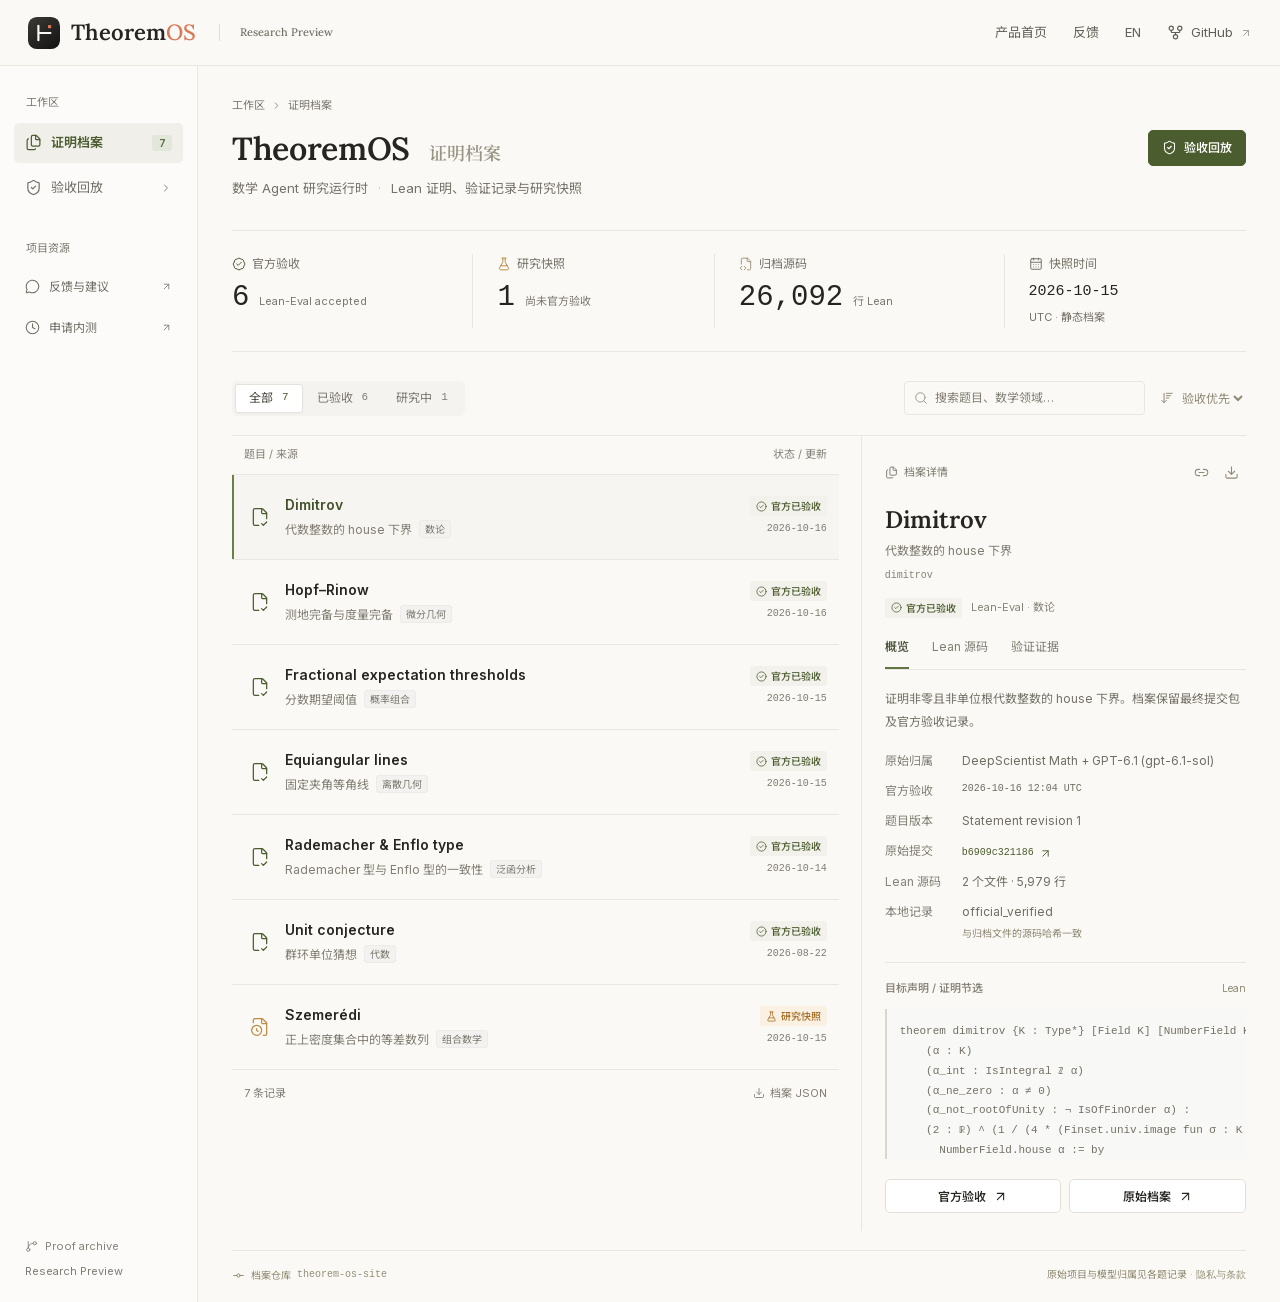
<file: archive.html>
<!doctype html>
<html lang="zh-CN">
<head>
  <meta charset="utf-8">
  <meta name="viewport" content="width=device-width, initial-scale=1">
  <meta name="description" content="TheoremOS 数学 Agent 研究运行时。查看 Lean-Eval 官方验收证明、Lean 源码、验证证据与研究快照。">
  <meta name="theme-color" content="#fafbfc">
  <meta property="og:title" content="TheoremOS | Lean 证明档案">
  <meta property="og:description" content="从原始证明到官方验收，查看完整的来源与证据。">
  <meta property="og:type" content="website">
  <meta property="og:image" content="https://theoremos.top/assets/archive-preview.png">
  <link rel="alternate" hreflang="zh-CN" href="https://theoremos.top/archive.html">
  <link rel="alternate" hreflang="en" href="https://theoremos.top/en/archive.html">
  <link rel="icon" type="image/svg+xml" href="assets/mark.svg">
  <link rel="stylesheet" href="site.css">
  <title>TheoremOS | Lean 证明档案</title>
</head>
<body>
  <a href="#main" class="skip-link">跳到内容</a>
  <header class="topbar">
    <a class="brand" href="index.html" aria-label="TheoremOS 首页">
      <img class="brand-mark" src="assets/mark.svg" alt="" width="32" height="32">
      <span>Theorem<span class="brand-os">OS</span></span>
      <span class="preview-tag">Research Preview</span>
    </a>
    <nav class="header-links" aria-label="项目链接">
      <a href="index.html"><span>产品首页</span></a>
      <a href="feedback.html"><span>反馈</span></a>
      <a class="lang-link" href="en/archive.html" hreflang="en" lang="en" aria-label="English version"><span>EN</span></a>
      <a href="https://github.com/LikC1606/theorem-os-site" target="_blank" rel="noreferrer"><i data-lucide="git-fork"></i><span>GitHub</span><i class="external-arrow" data-lucide="arrow-up-right"></i></a>
    </nav>
  </header>

  <div class="workspace">
    <aside class="sidebar" aria-label="工作区导航">
      <div class="sidebar-section">工作区</div>
      <nav class="workspace-nav" aria-label="视图">
        <a href="#view=archive" data-view-link="archive" class="nav-item is-active" aria-current="page"><i data-lucide="files"></i><span>证明档案</span><span id="nav-count" class="nav-count">7</span></a>
        <a href="#view=quickstart" data-view-link="quickstart" class="nav-item"><i data-lucide="shield-check"></i><span>验收回放</span><i data-lucide="chevron-right" class="nav-end"></i></a>
      </nav>
      <div class="sidebar-section resources-title">项目资源</div>
      <nav class="resource-nav" aria-label="项目资源">
        <a href="feedback.html"><i data-lucide="message-circle"></i>反馈与建议<i data-lucide="arrow-up-right" class="nav-end"></i></a>
        <a href="index.html#start"><i data-lucide="clock"></i>申请内测<i data-lucide="arrow-up-right" class="nav-end"></i></a>
      </nav>
      <div class="sidebar-bottom">
        <span class="archive-label"><i data-lucide="git-branch"></i>Proof archive</span>
        <span>Research Preview</span>
      </div>
    </aside>

    <main id="main" tabindex="-1">
      <section id="archive-view" aria-labelledby="page-title">
        <div class="page-heading">
          <div>
            <p class="breadcrumb">工作区 <i data-lucide="chevron-right"></i> 证明档案</p>
            <h1 id="page-title">TheoremOS <span>证明档案</span></h1>
            <p class="page-description">数学 Agent 研究运行时 <span>·</span> Lean 证明、验证记录与研究快照</p>
          </div>
          <div class="heading-actions">
            <button class="button button-primary" data-action="quickstart"><i data-lucide="shield-check"></i>验收回放</button>
          </div>
        </div>

        <div class="metrics" aria-label="档案统计">
          <div class="metric"><div class="metric-label"><i data-lucide="badge-check"></i>官方验收</div><div class="metric-value"><strong id="accepted-count">6</strong><span>Lean-Eval accepted</span></div></div>
          <div class="metric"><div class="metric-label"><i data-lucide="flask-conical"></i>研究快照</div><div class="metric-value"><strong id="progress-count">1</strong><span>尚未官方验收</span></div></div>
          <div class="metric"><div class="metric-label"><i data-lucide="file-code-2"></i>归档源码</div><div class="metric-value"><strong id="line-count">&middot;&middot;&middot;</strong><span>行 Lean</span></div></div>
          <div class="metric metric-snapshot"><div class="metric-label"><i data-lucide="calendar-days"></i>快照时间</div><div class="snapshot-value" id="snapshot-date">2026-10-15</div><span class="muted small">UTC · 静态档案</span></div>
        </div>

        <div class="archive-toolbar">
          <fieldset class="status-filter" aria-label="按验收状态筛选">
            <legend class="sr-only">验收状态</legend>
            <label><input type="radio" name="status" value="all" checked><span>全部 <b id="all-filter-count">7</b></span></label>
            <label><input type="radio" name="status" value="accepted"><span>已验收 <b id="accepted-filter-count">6</b></span></label>
            <label><input type="radio" name="status" value="progress"><span>研究中 <b id="progress-filter-count">1</b></span></label>
          </fieldset>
          <div class="search-sort">
            <label class="search-field"><i data-lucide="search"></i><input id="search" type="search" autocomplete="off" aria-label="搜索题目或数学领域" placeholder="搜索题目、数学领域…"></label>
            <label class="sort-field"><span class="sr-only">排序</span><i data-lucide="arrow-down-wide-narrow"></i><select id="sort" aria-label="排序"><option value="verified">验收优先</option><option value="recent">最近更新</option><option value="title">题目名称</option></select></label>
          </div>
        </div>

        <div class="archive-workbench">
          <section class="catalog" aria-label="证明记录">
            <div class="catalog-heading"><span>题目 / 来源</span><span>状态 / 更新</span></div>
            <ul id="proof-list" class="proof-list" aria-label="证明列表"><li class="initial-loading" role="status">正在加载证明档案…</li></ul>
            <div id="empty-state" class="empty-state" hidden><i data-lucide="search-x"></i><h2>没有匹配的题目</h2><button class="button" data-action="reset">清除筛选</button></div>
            <div class="catalog-footer"><span id="result-count" aria-live="polite">7 条记录</span><a href="data/catalog.json" download="theoremos-archive.json" title="下载完整档案 JSON"><i data-lucide="download"></i>档案 JSON</a></div>
          </section>
          <aside class="inspector" id="inspector" aria-label="题目详情"></aside>
        </div>
        <footer class="archive-footer"><span><i data-lucide="git-commit-horizontal"></i>档案仓库 <a id="archive-revision" href="https://github.com/LikC1606/theorem-os-site" target="_blank" rel="noreferrer">theorem-os-site</a></span><span>原始项目与模型归属见各题记录 · <a href="privacy.html">隐私与条款</a></span></footer>
      </section>

      <section id="quickstart-view" aria-labelledby="quickstart-title" hidden>
        <div class="page-heading">
          <div><p class="breadcrumb">工作区 <i data-lucide="chevron-right"></i> 验收回放</p><h1 id="quickstart-title">验收回放</h1><p class="page-description">自然数加法小题 <span>·</span> 预设候选 <span>·</span> 不调用模型</p></div>
        </div>
        <div class="quickstart-layout">
          <div class="quickstart-commands">
            <div class="section-title"><h2>回放内容</h2><span class="small muted">预设示例</span></div>
            <dl class="requirements"><div><dt>题目</dt><dd>自然数加法小题 · Lean 标准库</dd></div><div><dt>候选</dt><dd>先提交一份失败候选，再提交修复后的证明</dd></div><div><dt>模型</dt><dd>不调用模型，不需要 API Key</dd></div><div><dt>验收</dt><dd>完整原题由独立 Lean 流程检查</dd></div></dl>
            <p class="small muted">这份回放展示 TheoremOS 怎样记录候选、检查与修复，并以完整原题的 <code>evaluated_passed</code> 作为验收结论。在线工作台开放后，可以在浏览器中运行自己的题目。</p>
          </div>
          <div class="replay-evidence">
            <div class="section-title"><h2>回放验收记录</h2><span class="status-badge accepted"><i data-lucide="circle-check"></i>独立 Lean 检查</span></div>
            <figure><img src="assets/replay.png" alt="TheoremOS 预设回放的结构化结果：最终状态 evaluated_passed，两个原题目标均为 kernel_verified，official 为 false。" width="1100" height="640" loading="lazy"><figcaption>真实回放记录 · 预设证明 · 不代表模型解题能力 <a href="assets/replay.json" target="_blank">原始记录字段</a></figcaption></figure>
            <div class="verification-rule"><i data-lucide="shield-check"></i><div><strong>evaluated_passed</strong><p>完整题目通过独立验收。官方 Lean-Eval 验收记录另见证明档案。</p></div></div>
          </div>
        </div>
      </section>

      <noscript><p>JavaScript 未启用。<a href="https://github.com/LikC1606/theorem-os-site/tree/main/accepted">查看原始证明档案</a></p></noscript>
    </main>
  </div>
  <div id="toast" class="toast" role="status" hidden></div>
  <script src="site.js" defer></script>
</body>
</html>
</file>
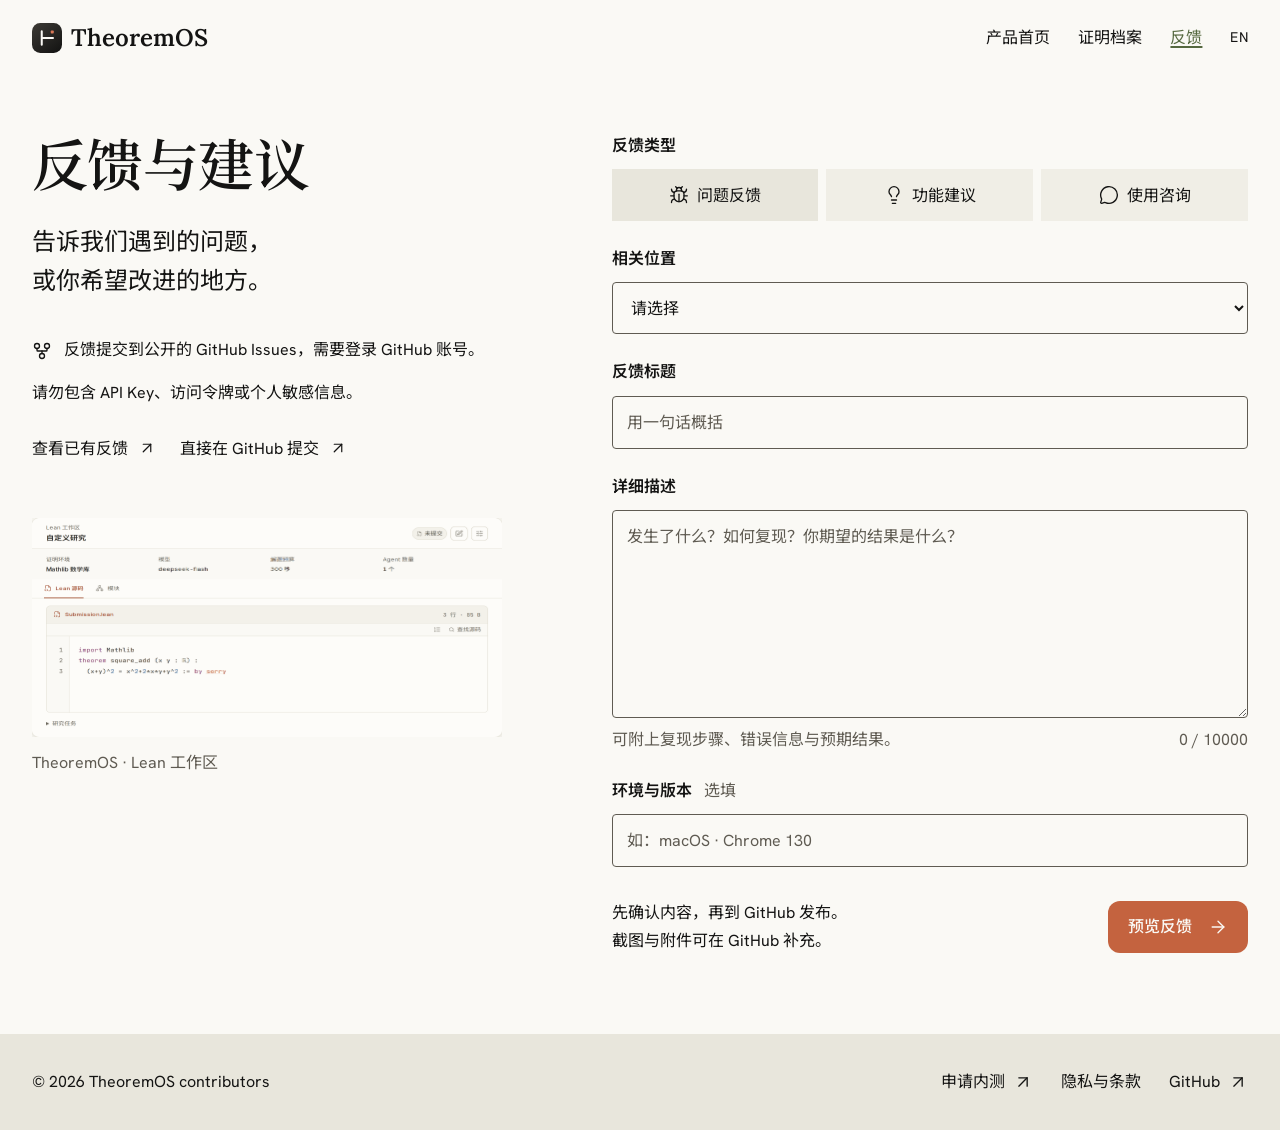
<file: feedback.html>
<!doctype html>
<html lang="zh-CN">
<head>
  <meta charset="utf-8">
  <meta name="viewport" content="width=device-width, initial-scale=1">
  <meta name="description" content="向 TheoremOS 提交问题反馈、功能建议或使用咨询，在 GitHub Issues 中跟进处理。">
  <meta name="theme-color" content="#ffffff">
  <meta property="og:title" content="TheoremOS | 反馈与建议">
  <meta property="og:description" content="告诉我们遇到的问题，或你希望 TheoremOS 做得更好的地方。">
  <meta property="og:type" content="website">
  <meta property="og:image" content="https://theoremos.top/assets/social-preview.png">
  <link rel="alternate" hreflang="zh-CN" href="https://theoremos.top/feedback.html">
  <link rel="alternate" hreflang="en" href="https://theoremos.top/en/feedback.html">
  <link rel="icon" type="image/svg+xml" href="assets/mark.svg">
  <link rel="stylesheet" href="landing.css">
  <link rel="stylesheet" href="feedback.css">
  <title>TheoremOS | 反馈与建议</title>
</head>
<body class="feedback-page">
  <a class="skip-link" href="#main">跳到内容</a>
  <header class="site-header">
    <div class="header-inner wrap">
      <a class="brand" href="index.html" aria-label="TheoremOS 首页"><img src="assets/mark.svg" alt="" width="31" height="31"><span>Theorem<span class="brand-os">OS</span></span></a>
      <nav class="feedback-nav" aria-label="主导航"><a href="index.html">产品首页</a><a href="archive.html">证明档案</a><a href="feedback.html" aria-current="page">反馈</a><a class="lang-link" href="en/feedback.html" hreflang="en" lang="en" aria-label="English version">EN</a></nav>
    </div>
  </header>

  <main class="feedback-layout wrap" id="main">
    <section class="feedback-intro" aria-labelledby="feedback-title">
      <h1 id="feedback-title">反馈与建议</h1>
      <p class="feedback-lead">告诉我们遇到的问题，<br>或你希望改进的地方。</p>
      <div class="feedback-destination"><i data-lucide="git-fork"></i><p>反馈提交到公开的 <span>GitHub Issues</span>，需要登录 GitHub 账号。</p></div>
      <p class="feedback-privacy">请勿包含 API Key、访问令牌或个人敏感信息。</p>
      <div class="feedback-resources"><a class="text-link" href="https://github.com/LikC1606/theorem-os-site/issues" target="_blank" rel="noreferrer">查看已有反馈<i data-lucide="arrow-up-right"></i></a><a class="text-link" href="https://github.com/LikC1606/theorem-os-site/issues/new" target="_blank" rel="noreferrer">直接在 GitHub 提交<i data-lucide="arrow-up-right"></i></a></div>
      <figure class="feedback-product"><a href="assets/workbench-source-detail.png" target="_blank" rel="noreferrer" aria-label="查看完整 Lean 工作区截图"><img src="assets/workbench-source-detail.png" alt="TheoremOS 的 Lean 工作区，显示尚未提交的 Mathlib 草稿。" width="953" height="444"></a><figcaption>TheoremOS · Lean 工作区</figcaption></figure>
    </section>

    <section class="feedback-editor" aria-label="填写反馈">
      <div id="feedback-fallback"><p>你可以在 GitHub 提交反馈，并在同一条 Issue 中跟进回复。</p><a class="button button-dark" href="https://github.com/LikC1606/theorem-os-site/issues/new" target="_blank" rel="noreferrer">前往 GitHub 提交<i data-lucide="arrow-up-right"></i></a></div>
      <form id="feedback-form" hidden>
        <fieldset class="feedback-kind"><legend>反馈类型</legend><div class="feedback-kind-options">
          <label><input type="radio" name="feedback-kind" value="bug" checked><span><i data-lucide="bug"></i>问题反馈</span></label>
          <label><input type="radio" name="feedback-kind" value="feature"><span><i data-lucide="lightbulb"></i>功能建议</span></label>
          <label><input type="radio" name="feedback-kind" value="question"><span><i data-lucide="message-circle"></i>使用咨询</span></label>
        </div></fieldset>

        <div class="feedback-field"><label for="feedback-area">相关位置</label><select id="feedback-area" required><option value="" disabled selected>请选择</option><option value="workbench">网页工作台</option><option value="website">官网与证明档案</option><option value="lean">Lean / Mathlib</option><option value="access">内测与账号</option><option value="other">其他</option></select></div>
        <div class="feedback-field"><label for="feedback-subject">反馈标题</label><input id="feedback-subject" type="text" maxlength="100" required placeholder="用一句话概括" autocomplete="off"></div>
        <div class="feedback-field"><label for="feedback-description">详细描述</label><textarea id="feedback-description" rows="7" maxlength="10000" required aria-describedby="feedback-description-hint feedback-count" placeholder="发生了什么？如何复现？你期望的结果是什么？"></textarea><div class="feedback-field-meta"><p id="feedback-description-hint">可附上复现步骤、错误信息与预期结果。</p><span id="feedback-count">0 / 10000</span></div></div>
        <div class="feedback-field"><label for="feedback-environment">环境与版本 <span>选填</span></label><input id="feedback-environment" type="text" maxlength="240" placeholder="如：macOS · Chrome 130" autocomplete="off"></div>
        <div class="feedback-submit-row"><p>先确认内容，再到 GitHub 发布。<br>截图与附件可在 GitHub 补充。</p><button class="button button-dark" id="feedback-preview" type="submit">预览反馈<i data-lucide="arrow-right"></i></button></div>
      </form>
    </section>
  </main>

  <footer class="feedback-footer"><div class="wrap"><span>© 2026 TheoremOS contributors</span><a href="index.html#start">申请内测<i data-lucide="arrow-up-right"></i></a><a href="privacy.html">隐私与条款</a><a href="https://github.com/LikC1606/theorem-os-site" target="_blank" rel="noreferrer">GitHub<i data-lucide="arrow-up-right"></i></a></div></footer>

  <dialog class="feedback-review" id="feedback-review" aria-labelledby="feedback-review-title" aria-describedby="feedback-review-note">
    <div class="feedback-review-heading"><h2 id="feedback-review-title">确认反馈</h2><button class="feedback-icon-button" id="feedback-review-close" type="button" title="返回修改" aria-label="返回修改"><i data-lucide="x"></i></button></div>
    <p id="feedback-review-summary"></p>
    <p id="feedback-review-note"></p>
    <label class="sr-only" for="feedback-markdown">反馈 Markdown 全文</label><textarea id="feedback-markdown" rows="10" readonly spellcheck="false"></textarea>
    <div class="feedback-review-actions"><div class="feedback-export"><button class="feedback-icon-button" id="feedback-copy" type="button" title="复制反馈全文" aria-label="复制反馈全文"><i data-lucide="copy"></i></button><button class="feedback-icon-button" id="feedback-download" type="button" title="下载 Markdown" aria-label="下载反馈 Markdown"><i data-lucide="download"></i></button></div><a class="button button-dark" id="feedback-github" data-umami-event="feedback-github" href="https://github.com/LikC1606/theorem-os-site/issues/new" target="_blank" rel="noreferrer">前往 GitHub 发布<i data-lucide="arrow-up-right"></i></a></div>
    <p class="feedback-export-status" id="feedback-export-status" role="status"></p>
  </dialog>
  <script defer src="feedback.js"></script>
</body>
</html>
</file>
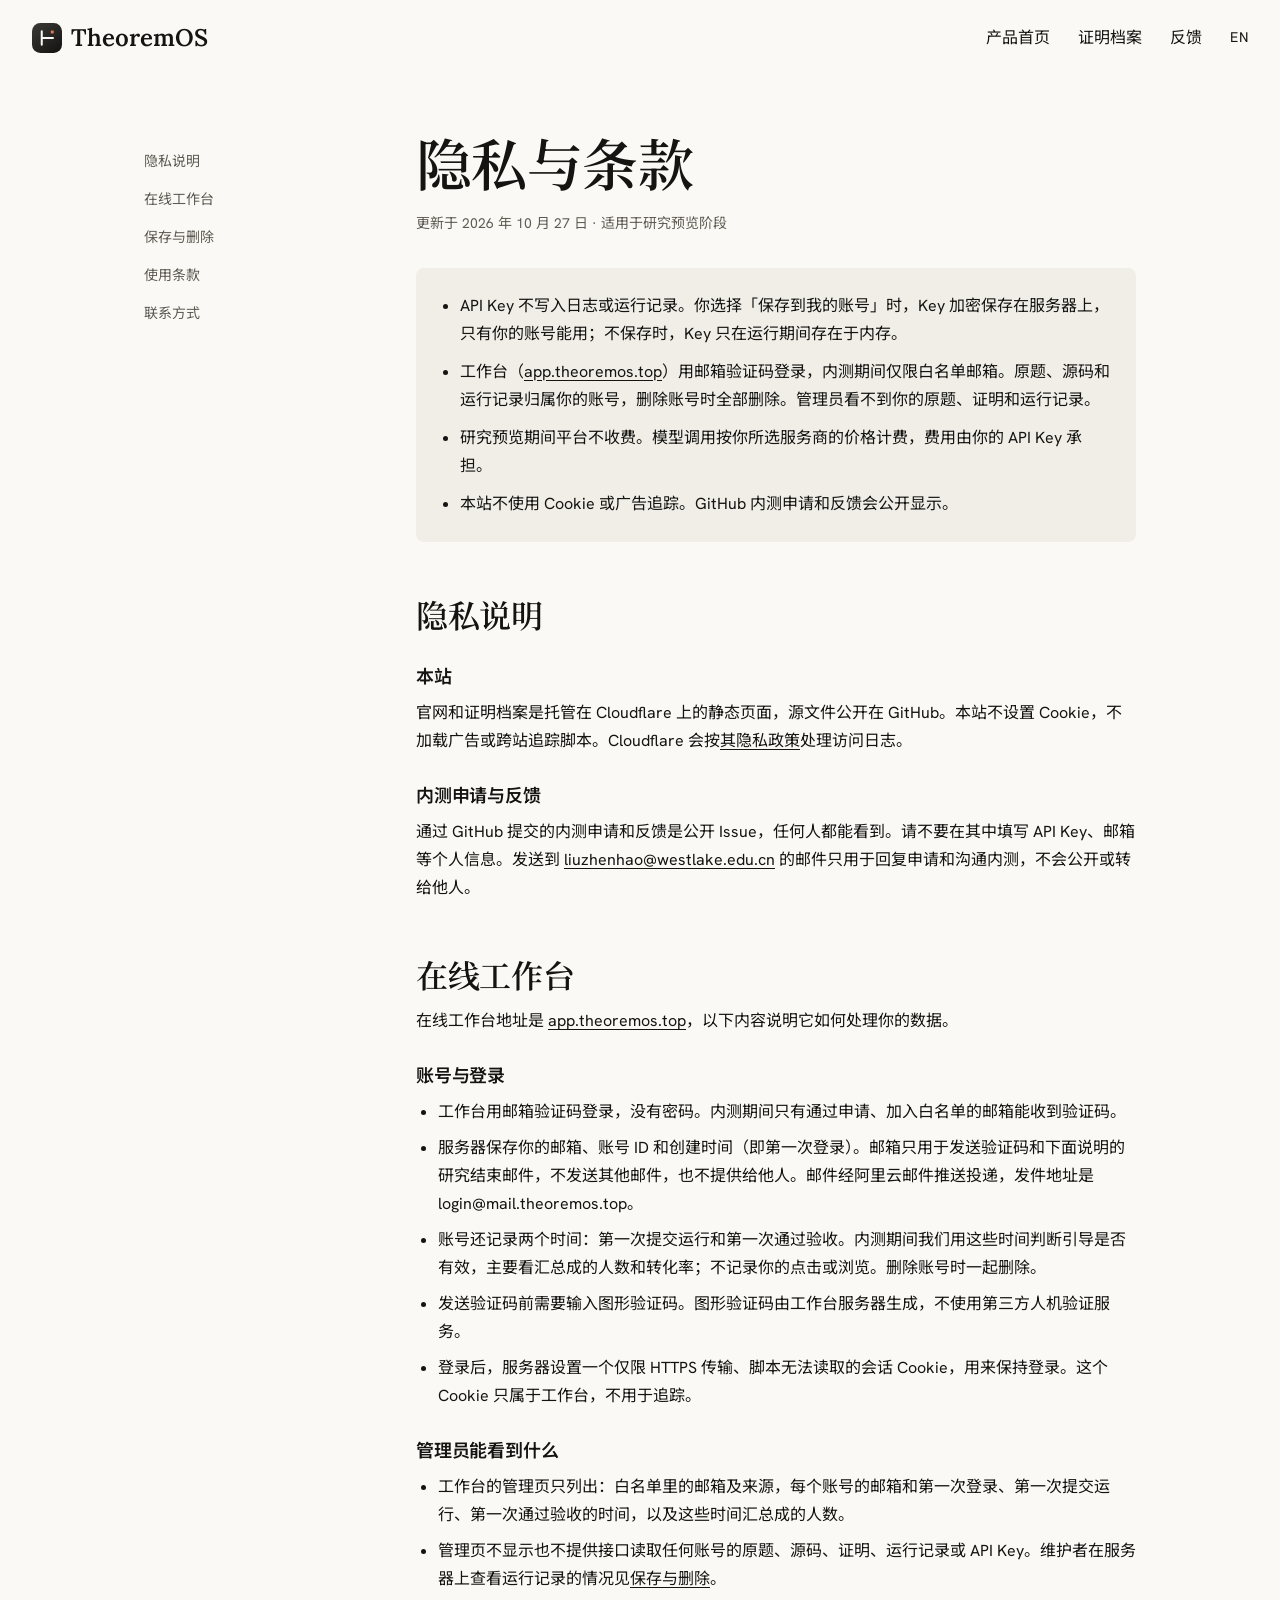
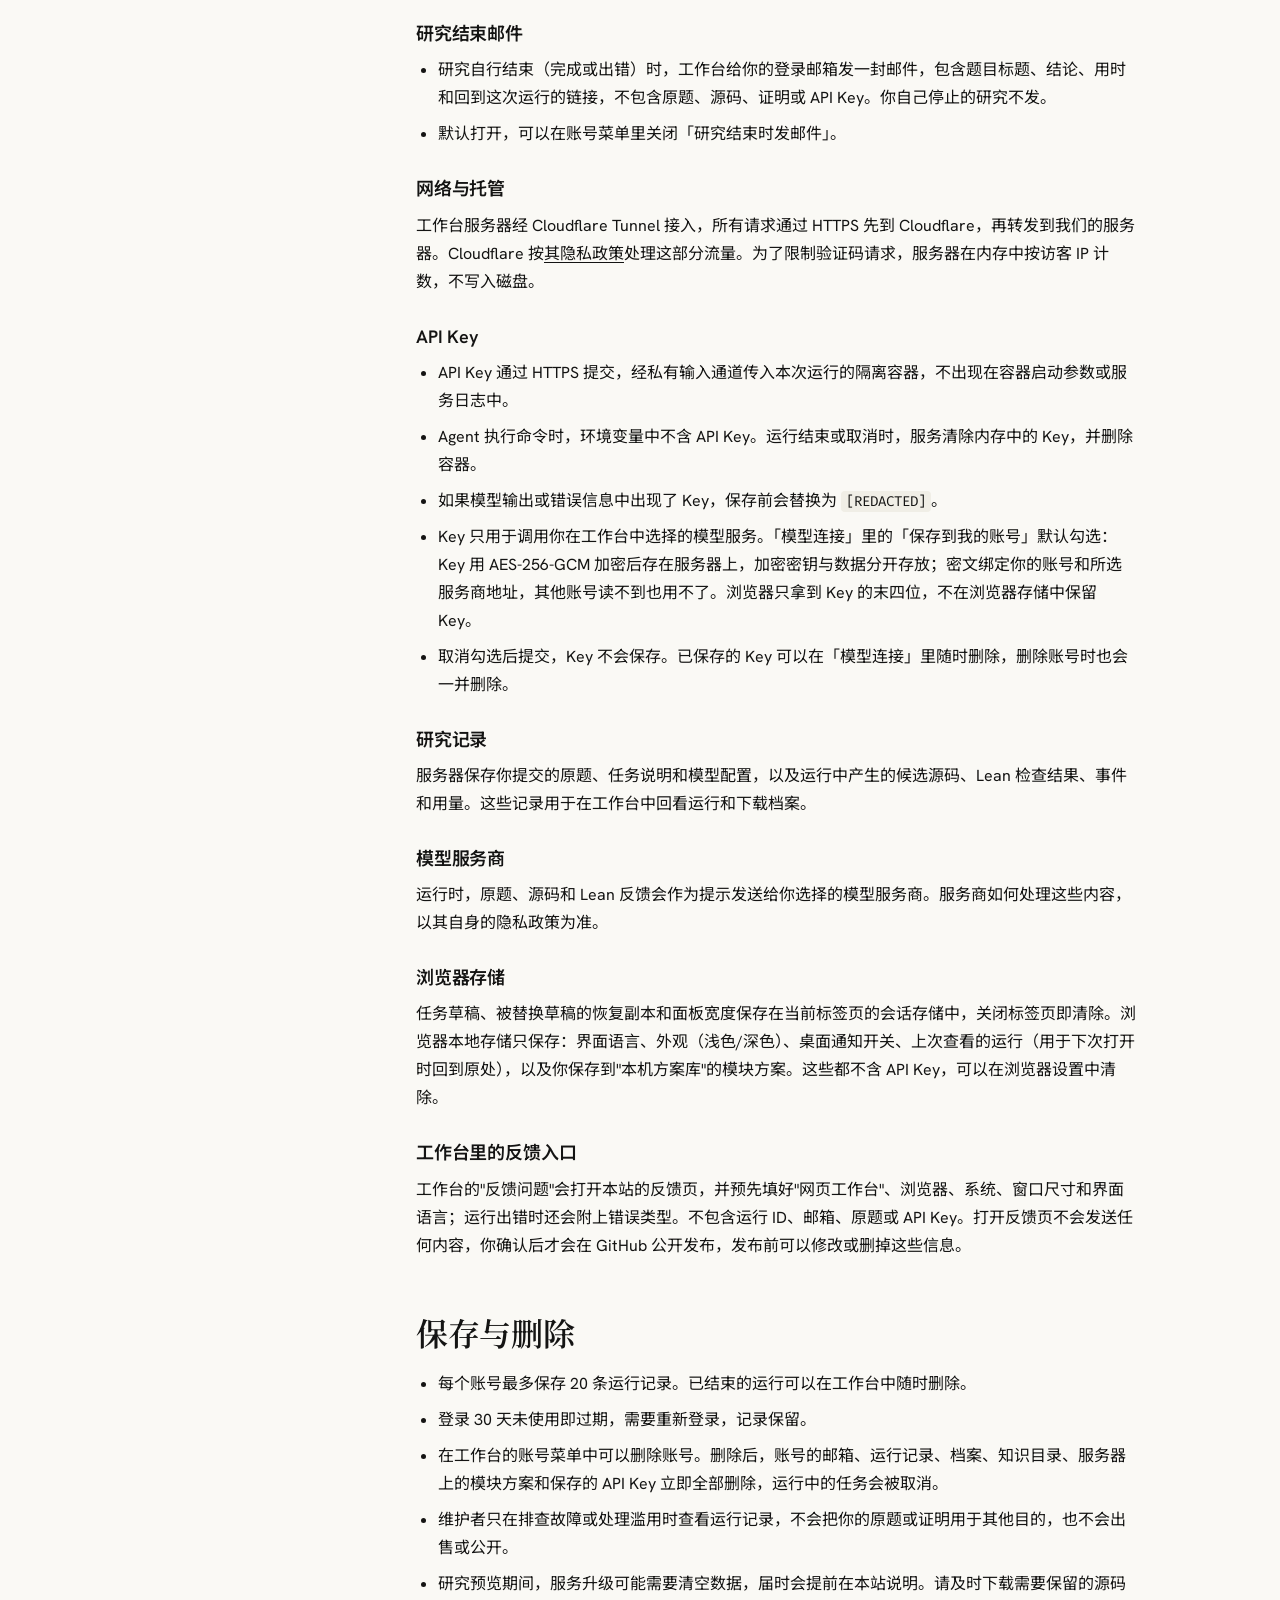
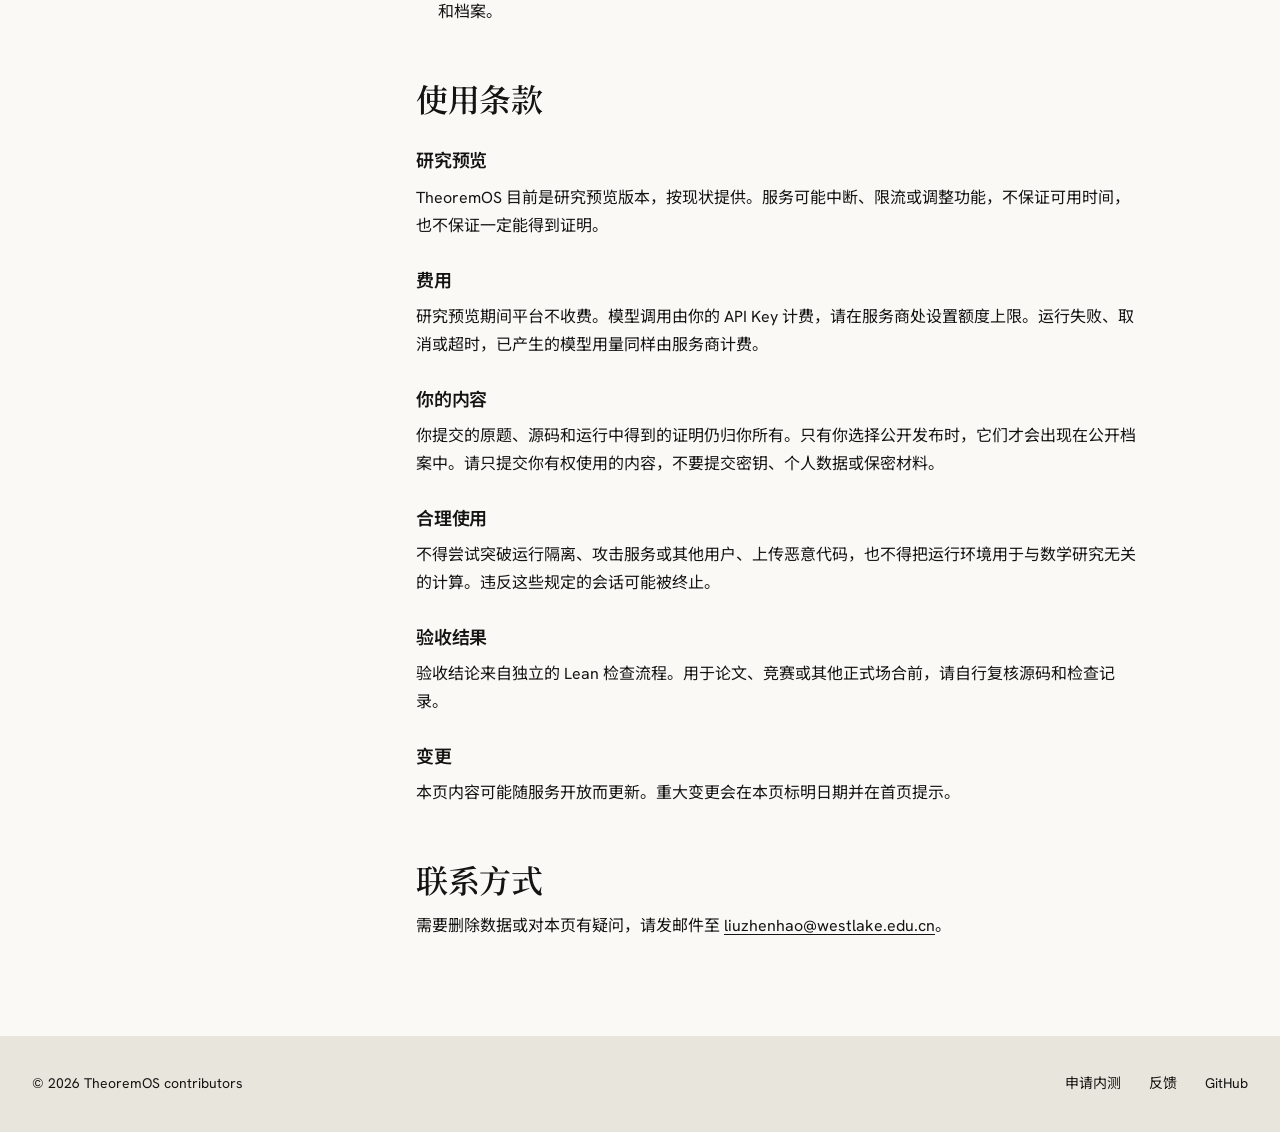
<file: privacy.html>
<!doctype html>
<html lang="zh-CN">
<head>
  <meta charset="utf-8">
  <meta name="viewport" content="width=device-width, initial-scale=1">
  <meta name="description" content="TheoremOS 如何处理 API Key、研究记录与内测申请，以及使用在线工作台的条款。">
  <meta name="theme-color" content="#ffffff">
  <meta property="og:title" content="TheoremOS | 隐私与条款">
  <meta property="og:description" content="API Key 不写入日志和运行记录；你选择保存时加密存放，只有你的账号能用。研究记录归属你的账号，删除账号时一并删除。">
  <meta property="og:type" content="website">
  <meta property="og:image" content="https://theoremos.top/assets/social-preview.png">
  <link rel="alternate" hreflang="zh-CN" href="https://theoremos.top/privacy.html">
  <link rel="alternate" hreflang="en" href="https://theoremos.top/en/privacy.html">
  <link rel="icon" type="image/svg+xml" href="assets/mark.svg">
  <link rel="stylesheet" href="landing.css">
  <link rel="stylesheet" href="legal.css">
  <title>TheoremOS | 隐私与条款</title>
</head>
<body class="legal-page">
  <a class="skip-link" href="#main">跳到内容</a>
  <header class="site-header">
    <div class="header-inner wrap">
      <a class="brand" href="index.html" aria-label="TheoremOS 首页"><img src="assets/mark.svg" alt="" width="31" height="31"><span>Theorem<span class="brand-os">OS</span></span></a>
      <nav class="legal-nav" aria-label="主导航"><a href="index.html">产品首页</a><a href="archive.html">证明档案</a><a href="feedback.html">反馈</a><a class="lang-link" href="en/privacy.html" hreflang="en" lang="en" aria-label="English version">EN</a></nav>
    </div>
  </header>

  <main class="legal-layout wrap" id="main">
    <aside class="legal-toc" aria-label="本页目录"><a href="#privacy">隐私说明</a><a href="#workbench-data">在线工作台</a><a href="#retention">保存与删除</a><a href="#terms">使用条款</a><a href="#contact">联系方式</a></aside>
    <article class="legal-content">
      <h1>隐私与条款</h1>
      <p class="legal-updated">更新于 2026 年 10 月 27 日 · 适用于研究预览阶段</p>
      <ul class="legal-summary" aria-label="要点">
        <li>API Key 不写入日志或运行记录。你选择「保存到我的账号」时，Key 加密保存在服务器上，只有你的账号能用；不保存时，Key 只在运行期间存在于内存。</li>
        <li>工作台（<a href="https://app.theoremos.top/">app.theoremos.top</a>）用邮箱验证码登录，内测期间仅限白名单邮箱。原题、源码和运行记录归属你的账号，删除账号时全部删除。管理员看不到你的原题、证明和运行记录。</li>
        <li>研究预览期间平台不收费。模型调用按你所选服务商的价格计费，费用由你的 API Key 承担。</li>
        <li>本站不使用 Cookie 或广告追踪。GitHub 内测申请和反馈会公开显示。</li>
      </ul>

      <section id="privacy" aria-labelledby="privacy-title">
        <h2 id="privacy-title">隐私说明</h2>
        <h3>本站</h3>
        <p>官网和证明档案是托管在 Cloudflare 上的静态页面，源文件公开在 GitHub。本站不设置 Cookie，不加载广告或跨站追踪脚本。Cloudflare 会按<a href="https://www.cloudflare.com/privacypolicy/" target="_blank" rel="noreferrer">其隐私政策</a>处理访问日志。</p>
        
        <h3>内测申请与反馈</h3>
        <p>通过 GitHub 提交的内测申请和反馈是公开 Issue，任何人都能看到。请不要在其中填写 API Key、邮箱等个人信息。发送到 <a href="mailto:liuzhenhao@westlake.edu.cn">liuzhenhao@westlake.edu.cn</a> 的邮件只用于回复申请和沟通内测，不会公开或转给他人。</p>
      </section>

      <section id="workbench-data" aria-labelledby="workbench-title">
        <h2 id="workbench-title">在线工作台</h2>
        <p>在线工作台地址是 <a href="https://app.theoremos.top/">app.theoremos.top</a>，以下内容说明它如何处理你的数据。</p>
        <h3>账号与登录</h3>
        <ul>
          <li>工作台用邮箱验证码登录，没有密码。内测期间只有通过申请、加入白名单的邮箱能收到验证码。</li>
          <li>服务器保存你的邮箱、账号 ID 和创建时间（即第一次登录）。邮箱只用于发送验证码和下面说明的研究结束邮件，不发送其他邮件，也不提供给他人。邮件经阿里云邮件推送投递，发件地址是 login@mail.theoremos.top。</li>
          <li>账号还记录两个时间：第一次提交运行和第一次通过验收。内测期间我们用这些时间判断引导是否有效，主要看汇总成的人数和转化率；不记录你的点击或浏览。删除账号时一起删除。</li>
          <li>发送验证码前需要输入图形验证码。图形验证码由工作台服务器生成，不使用第三方人机验证服务。</li>
          <li>登录后，服务器设置一个仅限 HTTPS 传输、脚本无法读取的会话 Cookie，用来保持登录。这个 Cookie 只属于工作台，不用于追踪。</li>
        </ul>
        <h3>管理员能看到什么</h3>
        <ul>
          <li>工作台的管理页只列出：白名单里的邮箱及来源，每个账号的邮箱和第一次登录、第一次提交运行、第一次通过验收的时间，以及这些时间汇总成的人数。</li>
          <li>管理页不显示也不提供接口读取任何账号的原题、源码、证明、运行记录或 API Key。维护者在服务器上查看运行记录的情况见<a href="#retention">保存与删除</a>。</li>
        </ul>
        <h3>研究结束邮件</h3>
        <ul>
          <li>研究自行结束（完成或出错）时，工作台给你的登录邮箱发一封邮件，包含题目标题、结论、用时和回到这次运行的链接，不包含原题、源码、证明或 API Key。你自己停止的研究不发。</li>
          <li>默认打开，可以在账号菜单里关闭「研究结束时发邮件」。</li>
        </ul>
        <h3>网络与托管</h3>
        <p>工作台服务器经 Cloudflare Tunnel 接入，所有请求通过 HTTPS 先到 Cloudflare，再转发到我们的服务器。Cloudflare 按<a href="https://www.cloudflare.com/privacypolicy/" target="_blank" rel="noreferrer">其隐私政策</a>处理这部分流量。为了限制验证码请求，服务器在内存中按访客 IP 计数，不写入磁盘。</p>
        <h3>API Key</h3>
        <ul>
          <li>API Key 通过 HTTPS 提交，经私有输入通道传入本次运行的隔离容器，不出现在容器启动参数或服务日志中。</li>
          <li>Agent 执行命令时，环境变量中不含 API Key。运行结束或取消时，服务清除内存中的 Key，并删除容器。</li>
          <li>如果模型输出或错误信息中出现了 Key，保存前会替换为 <code>[REDACTED]</code>。</li>
          <li>Key 只用于调用你在工作台中选择的模型服务。「模型连接」里的「保存到我的账号」默认勾选：Key 用 AES-256-GCM 加密后存在服务器上，加密密钥与数据分开存放；密文绑定你的账号和所选服务商地址，其他账号读不到也用不了。浏览器只拿到 Key 的末四位，不在浏览器存储中保留 Key。</li>
          <li>取消勾选后提交，Key 不会保存。已保存的 Key 可以在「模型连接」里随时删除，删除账号时也会一并删除。</li>
        </ul>
        <h3>研究记录</h3>
        <p>服务器保存你提交的原题、任务说明和模型配置，以及运行中产生的候选源码、Lean 检查结果、事件和用量。这些记录用于在工作台中回看运行和下载档案。</p>
        <h3>模型服务商</h3>
        <p>运行时，原题、源码和 Lean 反馈会作为提示发送给你选择的模型服务商。服务商如何处理这些内容，以其自身的隐私政策为准。</p>
        <h3>浏览器存储</h3>
        <p>任务草稿、被替换草稿的恢复副本和面板宽度保存在当前标签页的会话存储中，关闭标签页即清除。浏览器本地存储只保存：界面语言、外观（浅色/深色）、桌面通知开关、上次查看的运行（用于下次打开时回到原处），以及你保存到"本机方案库"的模块方案。这些都不含 API Key，可以在浏览器设置中清除。</p>
        <h3>工作台里的反馈入口</h3>
        <p>工作台的"反馈问题"会打开本站的反馈页，并预先填好"网页工作台"、浏览器、系统、窗口尺寸和界面语言；运行出错时还会附上错误类型。不包含运行 ID、邮箱、原题或 API Key。打开反馈页不会发送任何内容，你确认后才会在 GitHub 公开发布，发布前可以修改或删掉这些信息。</p>
      </section>

      <section id="retention" aria-labelledby="retention-title">
        <h2 id="retention-title">保存与删除</h2>
        <ul>
          <li>每个账号最多保存 20 条运行记录。已结束的运行可以在工作台中随时删除。</li>
          <li>登录 30 天未使用即过期，需要重新登录，记录保留。</li>
          <li>在工作台的账号菜单中可以删除账号。删除后，账号的邮箱、运行记录、档案、知识目录、服务器上的模块方案和保存的 API Key 立即全部删除，运行中的任务会被取消。</li>
          <li>维护者只在排查故障或处理滥用时查看运行记录，不会把你的原题或证明用于其他目的，也不会出售或公开。</li>
          <li>研究预览期间，服务升级可能需要清空数据，届时会提前在本站说明。请及时下载需要保留的源码和档案。</li>
        </ul>
      </section>

      <section id="terms" aria-labelledby="terms-title">
        <h2 id="terms-title">使用条款</h2>
        <h3>研究预览</h3>
        <p>TheoremOS 目前是研究预览版本，按现状提供。服务可能中断、限流或调整功能，不保证可用时间，也不保证一定能得到证明。</p>
        <h3>费用</h3>
        <p>研究预览期间平台不收费。模型调用由你的 API Key 计费，请在服务商处设置额度上限。运行失败、取消或超时，已产生的模型用量同样由服务商计费。</p>
        <h3>你的内容</h3>
        <p>你提交的原题、源码和运行中得到的证明仍归你所有。只有你选择公开发布时，它们才会出现在公开档案中。请只提交你有权使用的内容，不要提交密钥、个人数据或保密材料。</p>
        <h3>合理使用</h3>
        <p>不得尝试突破运行隔离、攻击服务或其他用户、上传恶意代码，也不得把运行环境用于与数学研究无关的计算。违反这些规定的会话可能被终止。</p>
        <h3>验收结果</h3>
        <p>验收结论来自独立的 Lean 检查流程。用于论文、竞赛或其他正式场合前，请自行复核源码和检查记录。</p>
        <h3>变更</h3>
        <p>本页内容可能随服务开放而更新。重大变更会在本页标明日期并在首页提示。</p>
      </section>

      <section id="contact" aria-labelledby="contact-title">
        <h2 id="contact-title">联系方式</h2>
        <p>需要删除数据或对本页有疑问，请发邮件至 <a href="mailto:liuzhenhao@westlake.edu.cn?subject=TheoremOS%20%E9%9A%90%E7%A7%81">liuzhenhao@westlake.edu.cn</a>。</p>
      </section>
    </article>
  </main>

  <footer class="legal-footer"><div class="wrap"><span>© 2026 TheoremOS contributors</span><a href="index.html#start">申请内测</a><a href="feedback.html">反馈</a><a href="https://github.com/LikC1606/theorem-os-site" target="_blank" rel="noreferrer">GitHub</a></div></footer>
  <script defer src="legal.js"></script>
</body>
</html>
</file>
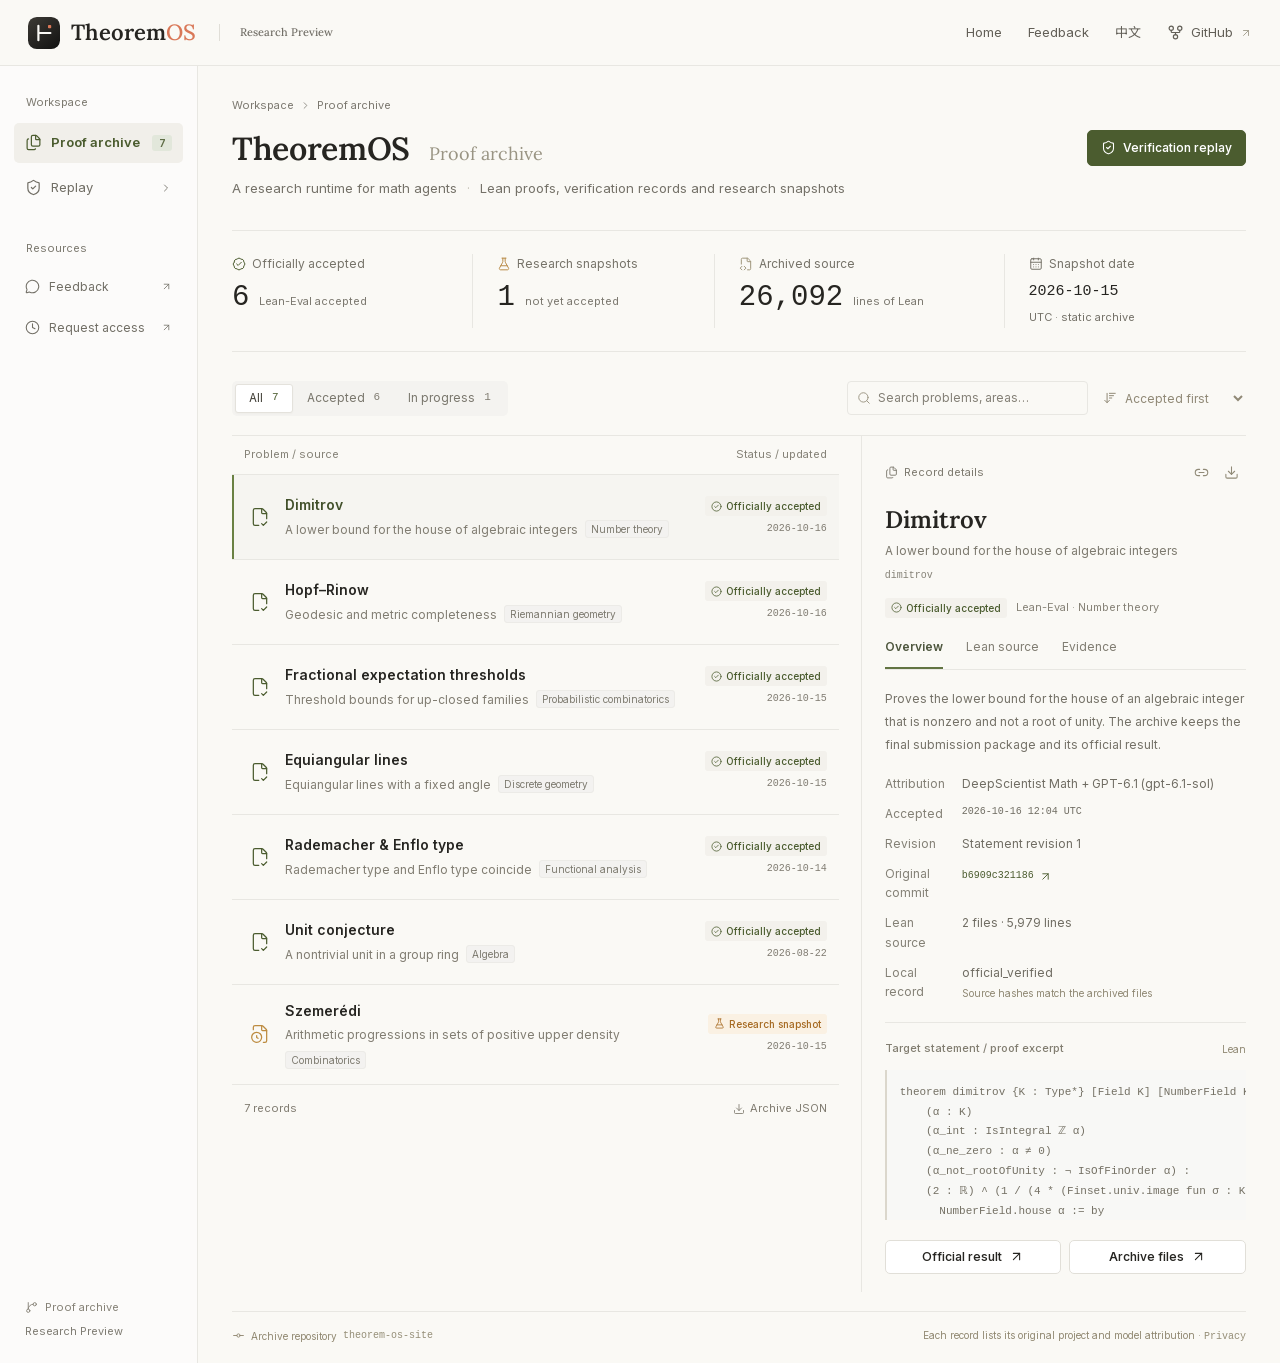
<file: en/archive.html>
<!doctype html>
<html lang="en">
<head>
  <meta charset="utf-8">
  <meta name="viewport" content="width=device-width, initial-scale=1">
  <meta name="description" content="TheoremOS, a research runtime for math agents. Browse proofs officially accepted by Lean-Eval, their Lean source, verification evidence and research snapshots.">
  <meta name="theme-color" content="#fafbfc">
  <meta property="og:title" content="TheoremOS | Lean proof archive">
  <meta property="og:description" content="From the original proof to official acceptance, with full provenance and evidence.">
  <meta property="og:type" content="website">
  <meta property="og:image" content="https://theoremos.top/assets/archive-preview.png">
  <link rel="alternate" hreflang="zh-CN" href="https://theoremos.top/archive.html">
  <link rel="alternate" hreflang="en" href="https://theoremos.top/en/archive.html">
  <link rel="icon" type="image/svg+xml" href="../assets/mark.svg">
  <link rel="stylesheet" href="../site.css">
  <title>TheoremOS | Lean proof archive</title>
</head>
<body>
  <a href="#main" class="skip-link">Skip to content</a>
  <header class="topbar">
    <a class="brand" href="index.html" aria-label="TheoremOS home">
      <img class="brand-mark" src="../assets/mark.svg" alt="" width="32" height="32">
      <span>Theorem<span class="brand-os">OS</span></span>
      <span class="preview-tag">Research Preview</span>
    </a>
    <nav class="header-links" aria-label="Project links">
      <a href="index.html"><span>Home</span></a>
      <a href="feedback.html"><span>Feedback</span></a>
      <a class="lang-link" href="../archive.html" hreflang="zh-CN" lang="zh-CN" aria-label="中文版"><span>中文</span></a>
      <a href="https://github.com/LikC1606/theorem-os-site" target="_blank" rel="noreferrer"><i data-lucide="git-fork"></i><span>GitHub</span><i class="external-arrow" data-lucide="arrow-up-right"></i></a>
    </nav>
  </header>

  <div class="workspace">
    <aside class="sidebar" aria-label="Workspace navigation">
      <div class="sidebar-section">Workspace</div>
      <nav class="workspace-nav" aria-label="Views">
        <a href="#view=archive" data-view-link="archive" class="nav-item is-active" aria-current="page"><i data-lucide="files"></i><span>Proof archive</span><span id="nav-count" class="nav-count">7</span></a>
        <a href="#view=quickstart" data-view-link="quickstart" class="nav-item"><i data-lucide="shield-check"></i><span>Replay</span><i data-lucide="chevron-right" class="nav-end"></i></a>
      </nav>
      <div class="sidebar-section resources-title">Resources</div>
      <nav class="resource-nav" aria-label="Resources">
        <a href="feedback.html"><i data-lucide="message-circle"></i>Feedback<i data-lucide="arrow-up-right" class="nav-end"></i></a>
        <a href="index.html#start"><i data-lucide="clock"></i>Request access<i data-lucide="arrow-up-right" class="nav-end"></i></a>
      </nav>
      <div class="sidebar-bottom">
        <span class="archive-label"><i data-lucide="git-branch"></i>Proof archive</span>
        <span>Research Preview</span>
      </div>
    </aside>

    <main id="main" tabindex="-1">
      <section id="archive-view" aria-labelledby="page-title">
        <div class="page-heading">
          <div>
            <p class="breadcrumb">Workspace <i data-lucide="chevron-right"></i> Proof archive</p>
            <h1 id="page-title">TheoremOS <span>Proof archive</span></h1>
            <p class="page-description">A research runtime for math agents <span>·</span> Lean proofs, verification records and research snapshots</p>
          </div>
          <div class="heading-actions">
            <button class="button button-primary" data-action="quickstart"><i data-lucide="shield-check"></i>Verification replay</button>
          </div>
        </div>

        <div class="metrics" aria-label="Archive statistics">
          <div class="metric"><div class="metric-label"><i data-lucide="badge-check"></i>Officially accepted</div><div class="metric-value"><strong id="accepted-count">6</strong><span>Lean-Eval accepted</span></div></div>
          <div class="metric"><div class="metric-label"><i data-lucide="flask-conical"></i>Research snapshots</div><div class="metric-value"><strong id="progress-count">1</strong><span>not yet accepted</span></div></div>
          <div class="metric"><div class="metric-label"><i data-lucide="file-code-2"></i>Archived source</div><div class="metric-value"><strong id="line-count">&middot;&middot;&middot;</strong><span>lines of Lean</span></div></div>
          <div class="metric metric-snapshot"><div class="metric-label"><i data-lucide="calendar-days"></i>Snapshot date</div><div class="snapshot-value" id="snapshot-date">2026-10-15</div><span class="muted small">UTC · static archive</span></div>
        </div>

        <div class="archive-toolbar">
          <fieldset class="status-filter" aria-label="Filter by verification status">
            <legend class="sr-only">Verification status</legend>
            <label><input type="radio" name="status" value="all" checked><span>All <b id="all-filter-count">7</b></span></label>
            <label><input type="radio" name="status" value="accepted"><span>Accepted <b id="accepted-filter-count">6</b></span></label>
            <label><input type="radio" name="status" value="progress"><span>In progress <b id="progress-filter-count">1</b></span></label>
          </fieldset>
          <div class="search-sort">
            <label class="search-field"><i data-lucide="search"></i><input id="search" type="search" autocomplete="off" aria-label="Search problems or areas" placeholder="Search problems, areas…"></label>
            <label class="sort-field"><span class="sr-only">Sort</span><i data-lucide="arrow-down-wide-narrow"></i><select id="sort" aria-label="Sort"><option value="verified">Accepted first</option><option value="recent">Recently updated</option><option value="title">Title</option></select></label>
          </div>
        </div>

        <div class="archive-workbench">
          <section class="catalog" aria-label="Proof records">
            <div class="catalog-heading"><span>Problem / source</span><span>Status / updated</span></div>
            <ul id="proof-list" class="proof-list" aria-label="Proof list"><li class="initial-loading" role="status">Loading the proof archive…</li></ul>
            <div id="empty-state" class="empty-state" hidden><i data-lucide="search-x"></i><h2>No matching problems</h2><button class="button" data-action="reset">Clear filters</button></div>
            <div class="catalog-footer"><span id="result-count" aria-live="polite">7 records</span><a href="../data/catalog.json" download="theoremos-archive.json" title="Download the full archive as JSON"><i data-lucide="download"></i>Archive JSON</a></div>
          </section>
          <aside class="inspector" id="inspector" aria-label="Problem details"></aside>
        </div>
        <footer class="archive-footer"><span><i data-lucide="git-commit-horizontal"></i>Archive repository <a id="archive-revision" href="https://github.com/LikC1606/theorem-os-site" target="_blank" rel="noreferrer">theorem-os-site</a></span><span>Each record lists its original project and model attribution · <a href="privacy.html">Privacy</a></span></footer>
      </section>

      <section id="quickstart-view" aria-labelledby="quickstart-title" hidden>
        <div class="page-heading">
          <div><p class="breadcrumb">Workspace <i data-lucide="chevron-right"></i> Verification replay</p><h1 id="quickstart-title">Verification replay</h1><p class="page-description">A small natural-number addition problem <span>·</span> recorded candidates <span>·</span> no model calls</p></div>
        </div>
        <div class="quickstart-layout">
          <div class="quickstart-commands">
            <div class="section-title"><h2>What the replay shows</h2><span class="small muted">Recorded example</span></div>
            <dl class="requirements"><div><dt>Problem</dt><dd>Natural-number addition · Lean standard library</dd></div><div><dt>Candidates</dt><dd>A failing candidate first, then the repaired proof</dd></div><div><dt>Model</dt><dd>No model calls and no API key</dd></div><div><dt>Verification</dt><dd>An independent Lean pipeline checks the full statement</dd></div></dl>
            <p class="small muted">The replay shows how TheoremOS records candidates, checks and repairs, and how <code>evaluated_passed</code> on the full statement is the verification result. Once the online workbench opens, you can run your own problems in the browser.</p>
          </div>
          <div class="replay-evidence">
            <div class="section-title"><h2>Replay verification record</h2><span class="status-badge accepted"><i data-lucide="circle-check"></i>Independent Lean check</span></div>
            <figure><img src="../assets/replay.png" alt="The structured result of the TheoremOS recorded replay: final status evaluated_passed, both statement targets kernel_verified, official false." width="1100" height="640" loading="lazy"><figcaption>Real replay record · recorded proof · not a measure of model ability <a href="../assets/replay.json" target="_blank">Raw record fields</a></figcaption></figure>
            <div class="verification-rule"><i data-lucide="shield-check"></i><div><strong>evaluated_passed</strong><p>The full statement passed independent verification. Official Lean-Eval results are listed in the proof archive.</p></div></div>
          </div>
        </div>
      </section>

      <noscript><p>JavaScript is disabled. <a href="https://github.com/LikC1606/theorem-os-site/tree/main/accepted">Browse the original proof archive</a></p></noscript>
    </main>
  </div>
  <div id="toast" class="toast" role="status" hidden></div>
  <script src="../site.js" defer></script>
</body>
</html>
</file>
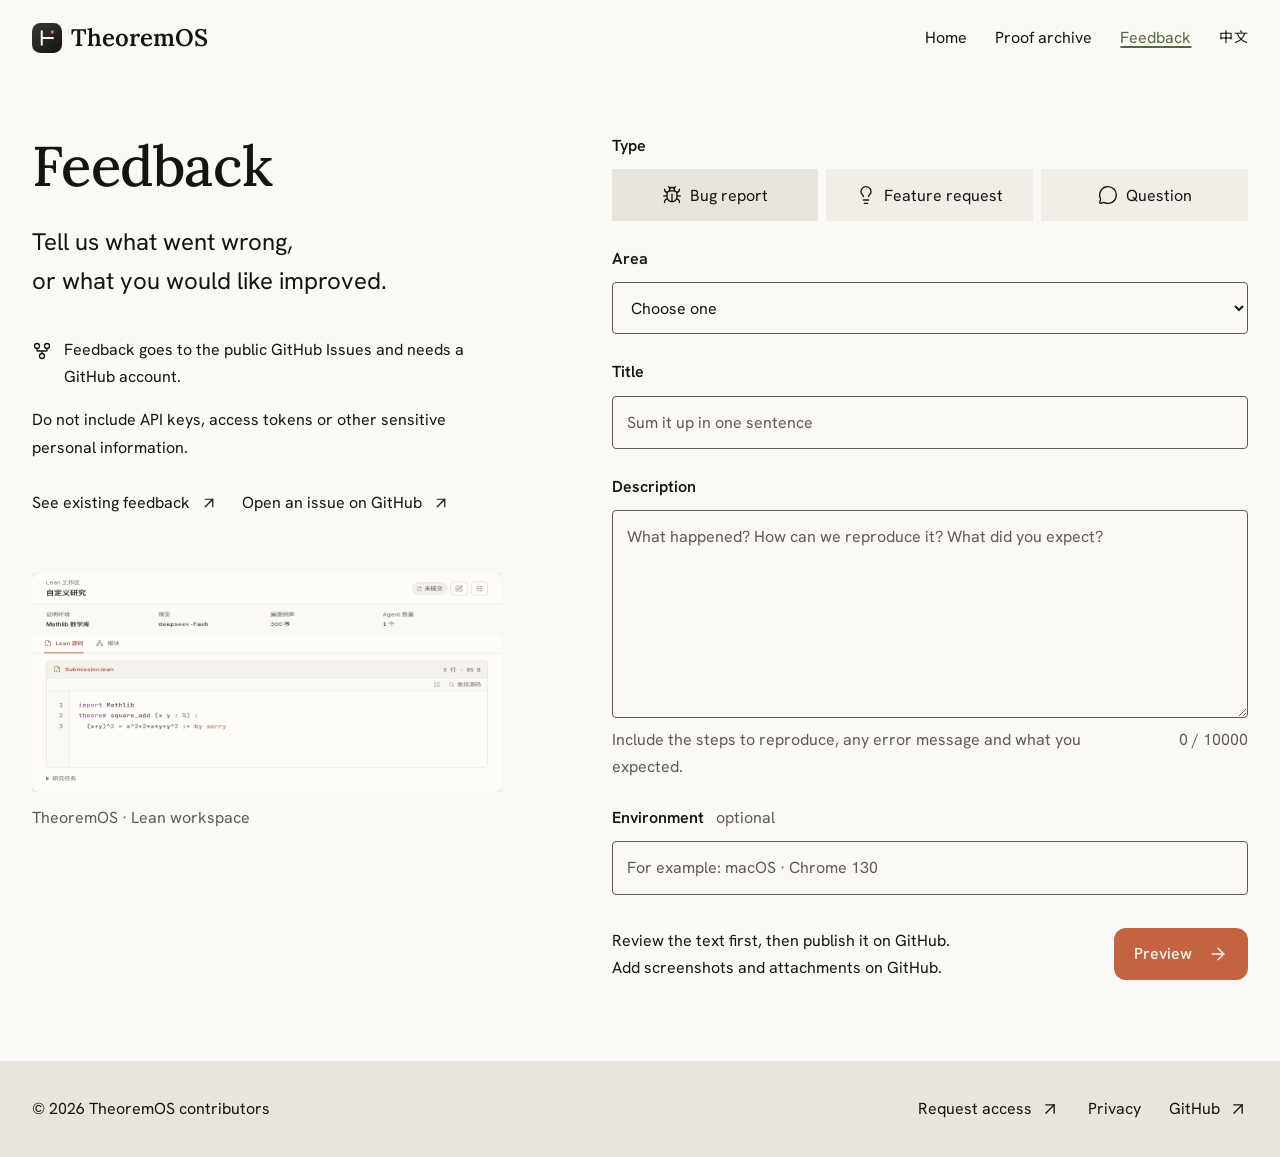
<file: en/feedback.html>
<!doctype html>
<html lang="en">
<head>
  <meta charset="utf-8">
  <meta name="viewport" content="width=device-width, initial-scale=1">
  <meta name="description" content="Send TheoremOS a bug report, feature request or question, and follow up in GitHub Issues.">
  <meta name="theme-color" content="#ffffff">
  <meta property="og:title" content="TheoremOS | Feedback">
  <meta property="og:description" content="Tell us what went wrong, or what you would like TheoremOS to do better.">
  <meta property="og:type" content="website">
  <meta property="og:image" content="https://theoremos.top/assets/social-preview-en.png">
  <link rel="alternate" hreflang="zh-CN" href="https://theoremos.top/feedback.html">
  <link rel="alternate" hreflang="en" href="https://theoremos.top/en/feedback.html">
  <link rel="icon" type="image/svg+xml" href="../assets/mark.svg">
  <link rel="stylesheet" href="../landing.css">
  <link rel="stylesheet" href="../feedback.css">
  <title>TheoremOS | Feedback</title>
</head>
<body class="feedback-page">
  <a class="skip-link" href="#main">Skip to content</a>
  <header class="site-header">
    <div class="header-inner wrap">
      <a class="brand" href="index.html" aria-label="TheoremOS home"><img src="../assets/mark.svg" alt="" width="31" height="31"><span>Theorem<span class="brand-os">OS</span></span></a>
      <nav class="feedback-nav" aria-label="Main navigation"><a href="index.html">Home</a><a href="archive.html">Proof archive</a><a href="feedback.html" aria-current="page">Feedback</a><a class="lang-link" href="../feedback.html" hreflang="zh-CN" lang="zh-CN" aria-label="中文版">中文</a></nav>
    </div>
  </header>

  <main class="feedback-layout wrap" id="main">
    <section class="feedback-intro" aria-labelledby="feedback-title">
      <h1 id="feedback-title">Feedback</h1>
      <p class="feedback-lead">Tell us what went wrong,<br>or what you would like improved.</p>
      <div class="feedback-destination"><i data-lucide="git-fork"></i><p>Feedback goes to the public <span>GitHub Issues</span> and needs a GitHub account.</p></div>
      <p class="feedback-privacy">Do not include API keys, access tokens or other sensitive personal information.</p>
      <div class="feedback-resources"><a class="text-link" href="https://github.com/LikC1606/theorem-os-site/issues" target="_blank" rel="noreferrer">See existing feedback<i data-lucide="arrow-up-right"></i></a><a class="text-link" href="https://github.com/LikC1606/theorem-os-site/issues/new" target="_blank" rel="noreferrer">Open an issue on GitHub<i data-lucide="arrow-up-right"></i></a></div>
      <figure class="feedback-product"><a href="../assets/workbench-source-detail.png" target="_blank" rel="noreferrer" aria-label="View the full Lean workspace screenshot"><img src="../assets/workbench-source-detail.png" alt="The TheoremOS Lean workspace showing an unsubmitted Mathlib draft." width="953" height="444"></a><figcaption>TheoremOS · Lean workspace</figcaption></figure>
    </section>

    <section class="feedback-editor" aria-label="Write feedback">
      <div id="feedback-fallback"><p>You can open an issue on GitHub and follow the replies in the same issue.</p><a class="button button-dark" href="https://github.com/LikC1606/theorem-os-site/issues/new" target="_blank" rel="noreferrer">Open an issue on GitHub<i data-lucide="arrow-up-right"></i></a></div>
      <form id="feedback-form" hidden>
        <fieldset class="feedback-kind"><legend>Type</legend><div class="feedback-kind-options">
          <label><input type="radio" name="feedback-kind" value="bug" checked><span><i data-lucide="bug"></i>Bug report</span></label>
          <label><input type="radio" name="feedback-kind" value="feature"><span><i data-lucide="lightbulb"></i>Feature request</span></label>
          <label><input type="radio" name="feedback-kind" value="question"><span><i data-lucide="message-circle"></i>Question</span></label>
        </div></fieldset>

        <div class="feedback-field"><label for="feedback-area">Area</label><select id="feedback-area" required><option value="" disabled selected>Choose one</option><option value="workbench">Web workbench</option><option value="website">Website and proof archive</option><option value="lean">Lean / Mathlib</option><option value="access">Early access and accounts</option><option value="other">Other</option></select></div>
        <div class="feedback-field"><label for="feedback-subject">Title</label><input id="feedback-subject" type="text" maxlength="100" required placeholder="Sum it up in one sentence" autocomplete="off"></div>
        <div class="feedback-field"><label for="feedback-description">Description</label><textarea id="feedback-description" rows="7" maxlength="10000" required aria-describedby="feedback-description-hint feedback-count" placeholder="What happened? How can we reproduce it? What did you expect?"></textarea><div class="feedback-field-meta"><p id="feedback-description-hint">Include the steps to reproduce, any error message and what you expected.</p><span id="feedback-count">0 / 10000</span></div></div>
        <div class="feedback-field"><label for="feedback-environment">Environment <span>optional</span></label><input id="feedback-environment" type="text" maxlength="240" placeholder="For example: macOS · Chrome 130" autocomplete="off"></div>
        <div class="feedback-submit-row"><p>Review the text first, then publish it on GitHub.<br>Add screenshots and attachments on GitHub.</p><button class="button button-dark" id="feedback-preview" type="submit">Preview<i data-lucide="arrow-right"></i></button></div>
      </form>
    </section>
  </main>

  <footer class="feedback-footer"><div class="wrap"><span>© 2026 TheoremOS contributors</span><a href="index.html#start">Request access<i data-lucide="arrow-up-right"></i></a><a href="privacy.html">Privacy</a><a href="https://github.com/LikC1606/theorem-os-site" target="_blank" rel="noreferrer">GitHub<i data-lucide="arrow-up-right"></i></a></div></footer>

  <dialog class="feedback-review" id="feedback-review" aria-labelledby="feedback-review-title" aria-describedby="feedback-review-note">
    <div class="feedback-review-heading"><h2 id="feedback-review-title">Review your feedback</h2><button class="feedback-icon-button" id="feedback-review-close" type="button" title="Back to editing" aria-label="Back to editing"><i data-lucide="x"></i></button></div>
    <p id="feedback-review-summary"></p>
    <p id="feedback-review-note"></p>
    <label class="sr-only" for="feedback-markdown">Full feedback in Markdown</label><textarea id="feedback-markdown" rows="10" readonly spellcheck="false"></textarea>
    <div class="feedback-review-actions"><div class="feedback-export"><button class="feedback-icon-button" id="feedback-copy" type="button" title="Copy the full text" aria-label="Copy the full text"><i data-lucide="copy"></i></button><button class="feedback-icon-button" id="feedback-download" type="button" title="Download Markdown" aria-label="Download the feedback as Markdown"><i data-lucide="download"></i></button></div><a class="button button-dark" id="feedback-github" data-umami-event="feedback-github" href="https://github.com/LikC1606/theorem-os-site/issues/new" target="_blank" rel="noreferrer">Publish on GitHub<i data-lucide="arrow-up-right"></i></a></div>
    <p class="feedback-export-status" id="feedback-export-status" role="status"></p>
  </dialog>
  <script defer src="../feedback.js"></script>
</body>
</html>
</file>
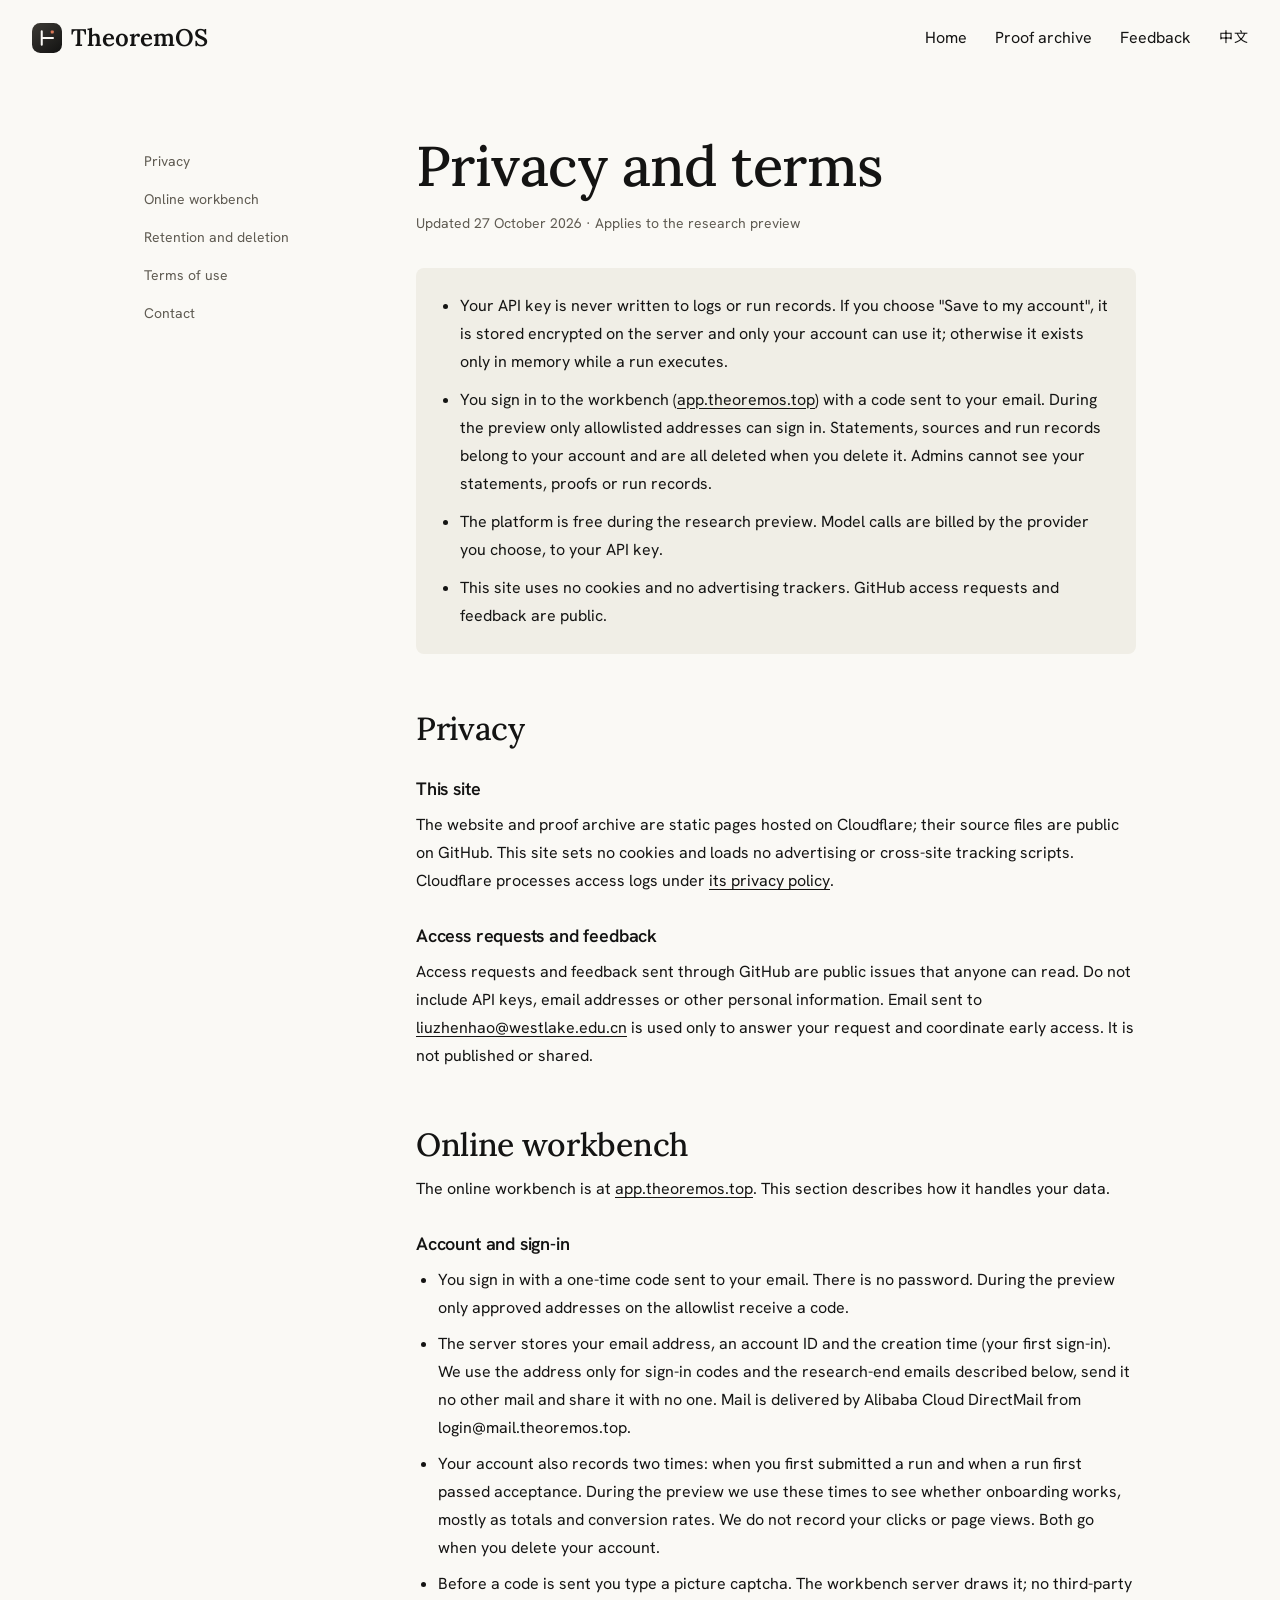
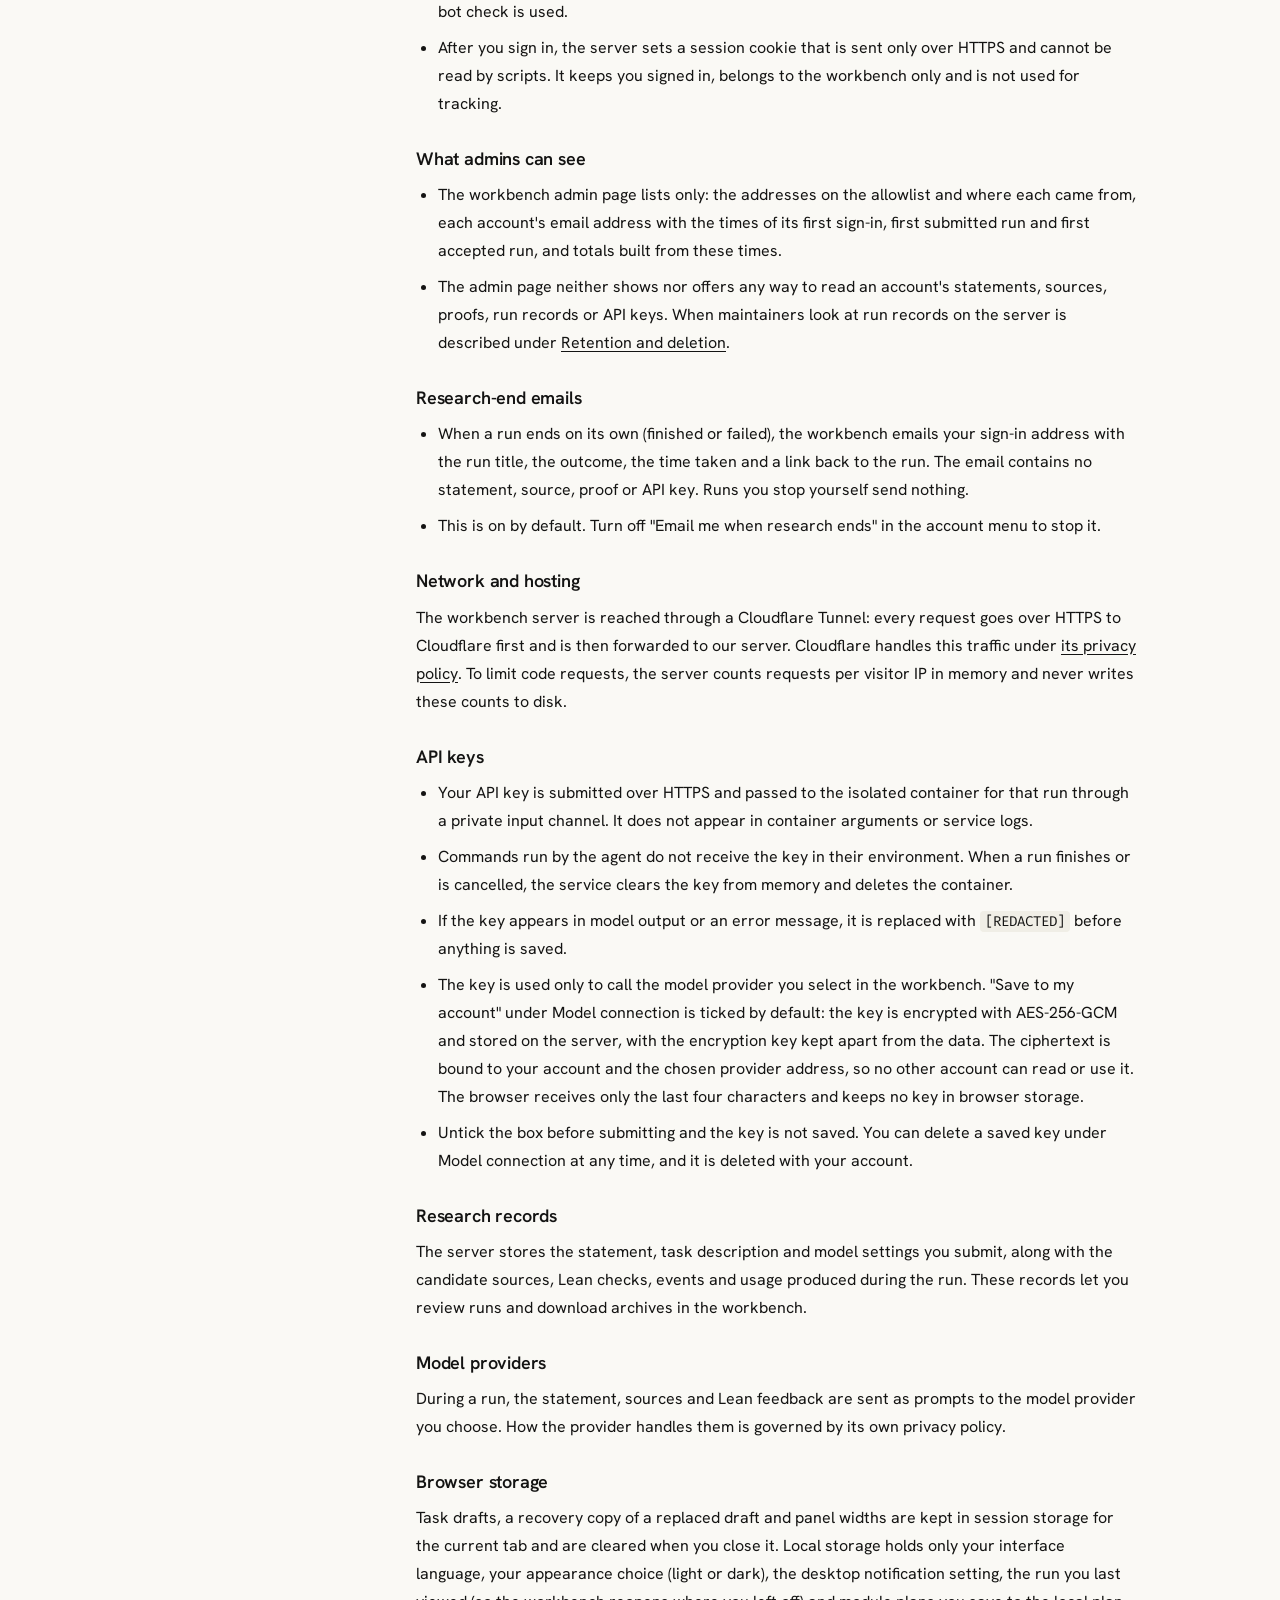
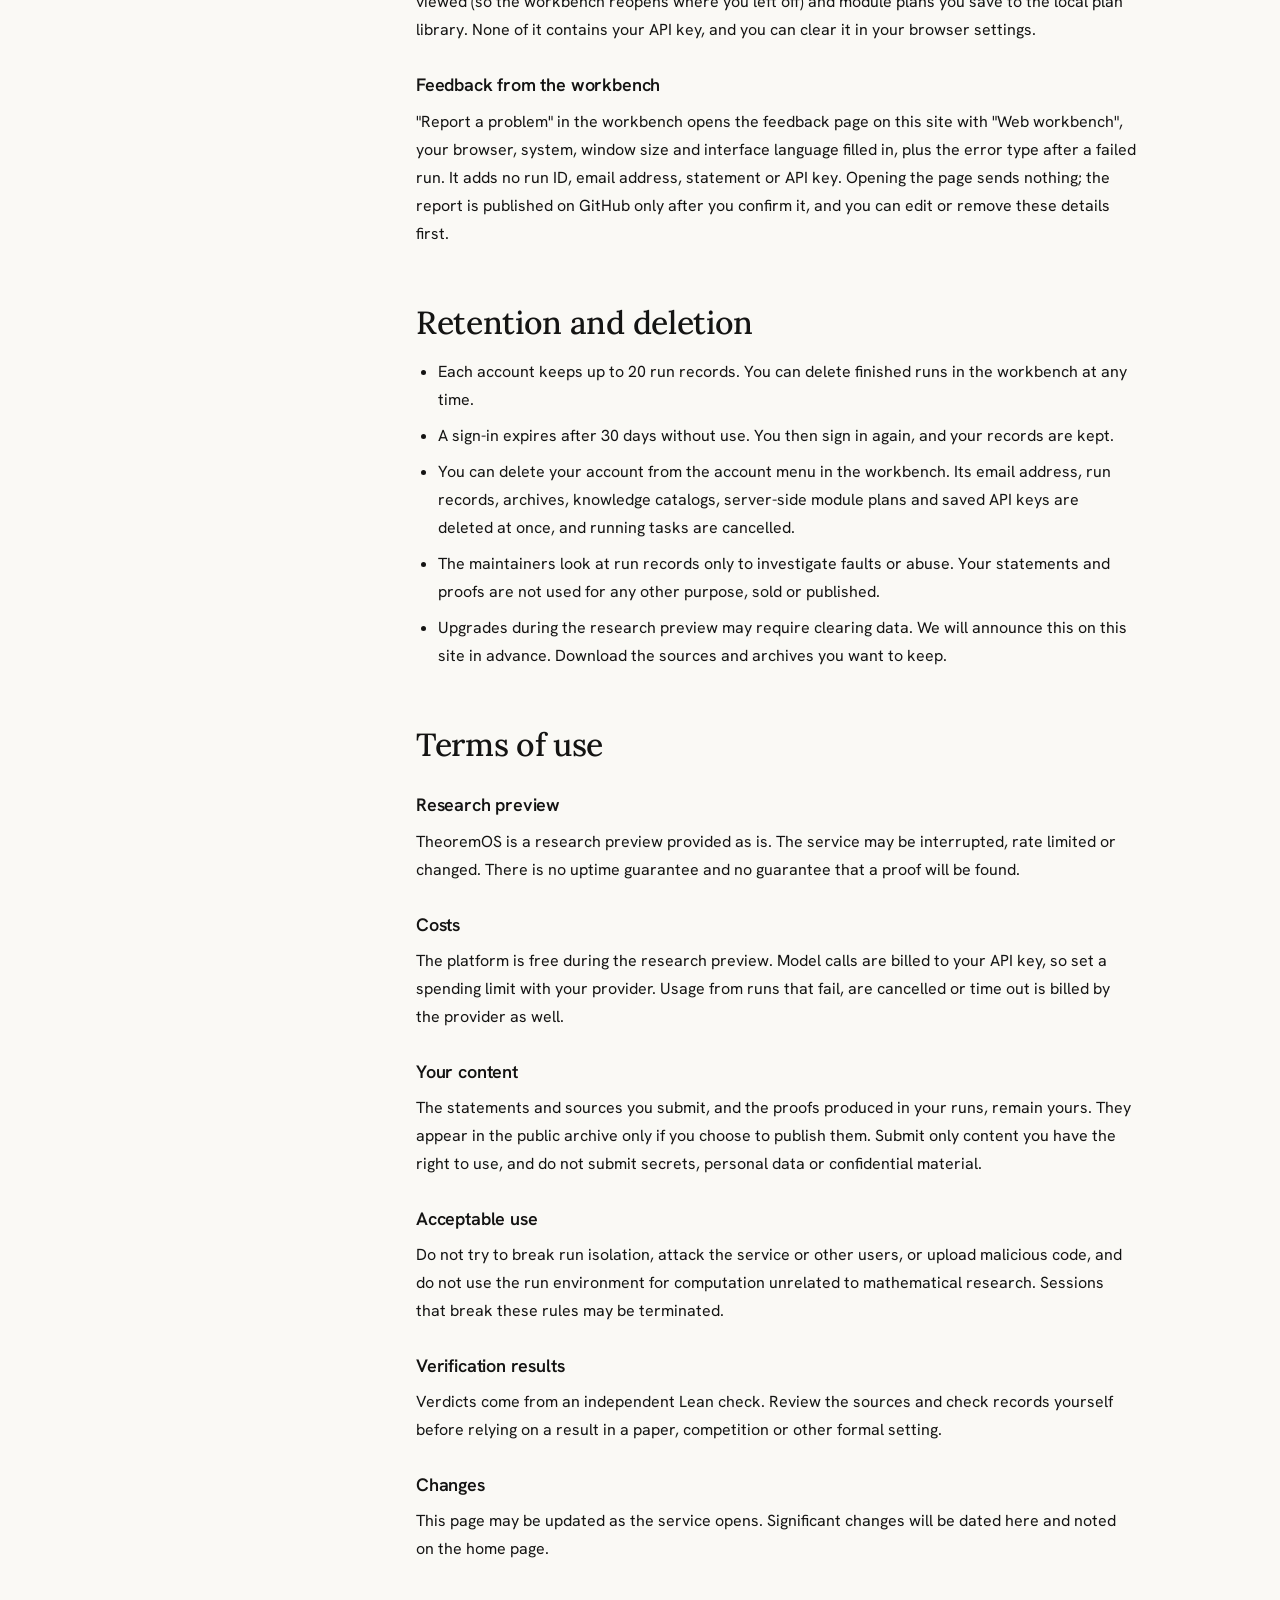
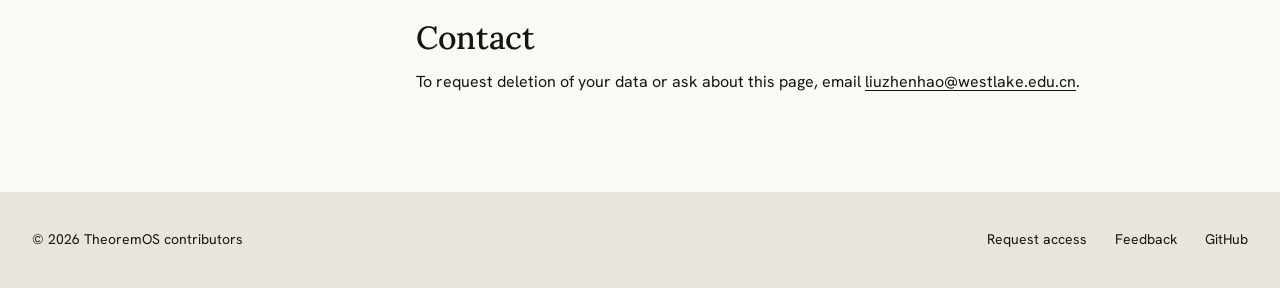
<file: en/privacy.html>
<!doctype html>
<html lang="en">
<head>
  <meta charset="utf-8">
  <meta name="viewport" content="width=device-width, initial-scale=1">
  <meta name="description" content="How TheoremOS handles API keys, research records and early access requests, and the terms for using the online workbench.">
  <meta name="theme-color" content="#ffffff">
  <meta property="og:title" content="TheoremOS | Privacy and terms">
  <meta property="og:description" content="API keys never go into logs or run records; if you choose to save one, it is stored encrypted and only your account can use it. Research records belong to your account and are deleted with it.">
  <meta property="og:type" content="website">
  <meta property="og:locale" content="en_US">
  <meta property="og:image" content="https://theoremos.top/assets/social-preview-en.png">
  <link rel="alternate" hreflang="zh-CN" href="https://theoremos.top/privacy.html">
  <link rel="alternate" hreflang="en" href="https://theoremos.top/en/privacy.html">
  <link rel="icon" type="image/svg+xml" href="../assets/mark.svg">
  <link rel="stylesheet" href="../landing.css">
  <link rel="stylesheet" href="../legal.css">
  <title>TheoremOS | Privacy and terms</title>
</head>
<body class="legal-page">
  <a class="skip-link" href="#main">Skip to content</a>
  <header class="site-header">
    <div class="header-inner wrap">
      <a class="brand" href="index.html" aria-label="TheoremOS home"><img src="../assets/mark.svg" alt="" width="31" height="31"><span>Theorem<span class="brand-os">OS</span></span></a>
      <nav class="legal-nav" aria-label="Main navigation"><a href="index.html">Home</a><a href="archive.html">Proof archive</a><a href="feedback.html">Feedback</a><a class="lang-link" href="../privacy.html" hreflang="zh-CN" lang="zh-CN" aria-label="中文版">中文</a></nav>
    </div>
  </header>

  <main class="legal-layout wrap" id="main">
    <aside class="legal-toc" aria-label="On this page"><a href="#privacy">Privacy</a><a href="#workbench-data">Online workbench</a><a href="#retention">Retention and deletion</a><a href="#terms">Terms of use</a><a href="#contact">Contact</a></aside>
    <article class="legal-content">
      <h1>Privacy and terms</h1>
      <p class="legal-updated">Updated 27 October 2026 · Applies to the research preview</p>
      <ul class="legal-summary" aria-label="Summary">
        <li>Your API key is never written to logs or run records. If you choose "Save to my account", it is stored encrypted on the server and only your account can use it; otherwise it exists only in memory while a run executes.</li>
        <li>You sign in to the workbench (<a href="https://app.theoremos.top/">app.theoremos.top</a>) with a code sent to your email. During the preview only allowlisted addresses can sign in. Statements, sources and run records belong to your account and are all deleted when you delete it. Admins cannot see your statements, proofs or run records.</li>
        <li>The platform is free during the research preview. Model calls are billed by the provider you choose, to your API key.</li>
        <li>This site uses no cookies and no advertising trackers. GitHub access requests and feedback are public.</li>
      </ul>

      <section id="privacy" aria-labelledby="privacy-title">
        <h2 id="privacy-title">Privacy</h2>
        <h3>This site</h3>
        <p>The website and proof archive are static pages hosted on Cloudflare; their source files are public on GitHub. This site sets no cookies and loads no advertising or cross-site tracking scripts. Cloudflare processes access logs under <a href="https://www.cloudflare.com/privacypolicy/" target="_blank" rel="noreferrer">its privacy policy</a>.</p>
        
        <h3>Access requests and feedback</h3>
        <p>Access requests and feedback sent through GitHub are public issues that anyone can read. Do not include API keys, email addresses or other personal information. Email sent to <a href="mailto:liuzhenhao@westlake.edu.cn">liuzhenhao@westlake.edu.cn</a> is used only to answer your request and coordinate early access. It is not published or shared.</p>
      </section>

      <section id="workbench-data" aria-labelledby="workbench-title">
        <h2 id="workbench-title">Online workbench</h2>
        <p>The online workbench is at <a href="https://app.theoremos.top/">app.theoremos.top</a>. This section describes how it handles your data.</p>
        <h3>Account and sign-in</h3>
        <ul>
          <li>You sign in with a one-time code sent to your email. There is no password. During the preview only approved addresses on the allowlist receive a code.</li>
          <li>The server stores your email address, an account ID and the creation time (your first sign-in). We use the address only for sign-in codes and the research-end emails described below, send it no other mail and share it with no one. Mail is delivered by Alibaba Cloud DirectMail from login@mail.theoremos.top.</li>
          <li>Your account also records two times: when you first submitted a run and when a run first passed acceptance. During the preview we use these times to see whether onboarding works, mostly as totals and conversion rates. We do not record your clicks or page views. Both go when you delete your account.</li>
          <li>Before a code is sent you type a picture captcha. The workbench server draws it; no third-party bot check is used.</li>
          <li>After you sign in, the server sets a session cookie that is sent only over HTTPS and cannot be read by scripts. It keeps you signed in, belongs to the workbench only and is not used for tracking.</li>
        </ul>
        <h3>What admins can see</h3>
        <ul>
          <li>The workbench admin page lists only: the addresses on the allowlist and where each came from, each account's email address with the times of its first sign-in, first submitted run and first accepted run, and totals built from these times.</li>
          <li>The admin page neither shows nor offers any way to read an account's statements, sources, proofs, run records or API keys. When maintainers look at run records on the server is described under <a href="#retention">Retention and deletion</a>.</li>
        </ul>
        <h3>Research-end emails</h3>
        <ul>
          <li>When a run ends on its own (finished or failed), the workbench emails your sign-in address with the run title, the outcome, the time taken and a link back to the run. The email contains no statement, source, proof or API key. Runs you stop yourself send nothing.</li>
          <li>This is on by default. Turn off "Email me when research ends" in the account menu to stop it.</li>
        </ul>
        <h3>Network and hosting</h3>
        <p>The workbench server is reached through a Cloudflare Tunnel: every request goes over HTTPS to Cloudflare first and is then forwarded to our server. Cloudflare handles this traffic under <a href="https://www.cloudflare.com/privacypolicy/" target="_blank" rel="noreferrer">its privacy policy</a>. To limit code requests, the server counts requests per visitor IP in memory and never writes these counts to disk.</p>
        <h3>API keys</h3>
        <ul>
          <li>Your API key is submitted over HTTPS and passed to the isolated container for that run through a private input channel. It does not appear in container arguments or service logs.</li>
          <li>Commands run by the agent do not receive the key in their environment. When a run finishes or is cancelled, the service clears the key from memory and deletes the container.</li>
          <li>If the key appears in model output or an error message, it is replaced with <code>[REDACTED]</code> before anything is saved.</li>
          <li>The key is used only to call the model provider you select in the workbench. "Save to my account" under Model connection is ticked by default: the key is encrypted with AES-256-GCM and stored on the server, with the encryption key kept apart from the data. The ciphertext is bound to your account and the chosen provider address, so no other account can read or use it. The browser receives only the last four characters and keeps no key in browser storage.</li>
          <li>Untick the box before submitting and the key is not saved. You can delete a saved key under Model connection at any time, and it is deleted with your account.</li>
        </ul>
        <h3>Research records</h3>
        <p>The server stores the statement, task description and model settings you submit, along with the candidate sources, Lean checks, events and usage produced during the run. These records let you review runs and download archives in the workbench.</p>
        <h3>Model providers</h3>
        <p>During a run, the statement, sources and Lean feedback are sent as prompts to the model provider you choose. How the provider handles them is governed by its own privacy policy.</p>
        <h3>Browser storage</h3>
        <p>Task drafts, a recovery copy of a replaced draft and panel widths are kept in session storage for the current tab and are cleared when you close it. Local storage holds only your interface language, your appearance choice (light or dark), the desktop notification setting, the run you last viewed (so the workbench reopens where you left off) and module plans you save to the local plan library. None of it contains your API key, and you can clear it in your browser settings.</p>
        <h3>Feedback from the workbench</h3>
        <p>"Report a problem" in the workbench opens the feedback page on this site with "Web workbench", your browser, system, window size and interface language filled in, plus the error type after a failed run. It adds no run ID, email address, statement or API key. Opening the page sends nothing; the report is published on GitHub only after you confirm it, and you can edit or remove these details first.</p>
      </section>

      <section id="retention" aria-labelledby="retention-title">
        <h2 id="retention-title">Retention and deletion</h2>
        <ul>
          <li>Each account keeps up to 20 run records. You can delete finished runs in the workbench at any time.</li>
          <li>A sign-in expires after 30 days without use. You then sign in again, and your records are kept.</li>
          <li>You can delete your account from the account menu in the workbench. Its email address, run records, archives, knowledge catalogs, server-side module plans and saved API keys are deleted at once, and running tasks are cancelled.</li>
          <li>The maintainers look at run records only to investigate faults or abuse. Your statements and proofs are not used for any other purpose, sold or published.</li>
          <li>Upgrades during the research preview may require clearing data. We will announce this on this site in advance. Download the sources and archives you want to keep.</li>
        </ul>
      </section>

      <section id="terms" aria-labelledby="terms-title">
        <h2 id="terms-title">Terms of use</h2>
        <h3>Research preview</h3>
        <p>TheoremOS is a research preview provided as is. The service may be interrupted, rate limited or changed. There is no uptime guarantee and no guarantee that a proof will be found.</p>
        <h3>Costs</h3>
        <p>The platform is free during the research preview. Model calls are billed to your API key, so set a spending limit with your provider. Usage from runs that fail, are cancelled or time out is billed by the provider as well.</p>
        <h3>Your content</h3>
        <p>The statements and sources you submit, and the proofs produced in your runs, remain yours. They appear in the public archive only if you choose to publish them. Submit only content you have the right to use, and do not submit secrets, personal data or confidential material.</p>
        <h3>Acceptable use</h3>
        <p>Do not try to break run isolation, attack the service or other users, or upload malicious code, and do not use the run environment for computation unrelated to mathematical research. Sessions that break these rules may be terminated.</p>
        <h3>Verification results</h3>
        <p>Verdicts come from an independent Lean check. Review the sources and check records yourself before relying on a result in a paper, competition or other formal setting.</p>
        <h3>Changes</h3>
        <p>This page may be updated as the service opens. Significant changes will be dated here and noted on the home page.</p>
      </section>

      <section id="contact" aria-labelledby="contact-title">
        <h2 id="contact-title">Contact</h2>
        <p>To request deletion of your data or ask about this page, email <a href="mailto:liuzhenhao@westlake.edu.cn?subject=TheoremOS%20privacy">liuzhenhao@westlake.edu.cn</a>.</p>
      </section>
    </article>
  </main>

  <footer class="legal-footer"><div class="wrap"><span>© 2026 TheoremOS contributors</span><a href="index.html#start">Request access</a><a href="feedback.html">Feedback</a><a href="https://github.com/LikC1606/theorem-os-site" target="_blank" rel="noreferrer">GitHub</a></div></footer>
  <script defer src="../legal.js"></script>
</body>
</html>
</file>
<file: landing.css>
@font-face {
  font-family: "Hanken Grotesk";
  src: url("[data-uri]") format("woff2");
  font-style: normal;
  font-weight: 400 700;
  font-display: swap;
}
@font-face {
  font-family: "TheoremOS Serif Latin";
  src: url("[data-uri]") format("woff2");
  font-style: normal;
  font-weight: 400 700;
  font-display: swap;
}
/* Interface CJK text; same split as the serif below. */
@font-face {
  font-family: "TheoremOS Sans SC";
  src: url("assets/fonts/NotoSansSC-ui.woff2") format("woff2");
  font-weight: 400 600;
  font-display: swap;
  unicode-range: U+3000-303F,U+4E00,U+4E09-4E0B,U+4E0D-4E0E,U+4E13-4E14,U+4E22,U+4E24,U+4E2A,U+4E2D,U+4E34,U+4E3A-4E3B,U+4E45,U+4E48-4E49,U+4E4B,U+4E5F,U+4E86,U+4E8B,U+4E8E,U+4E94,U+4E9B,U+4EA4,U+4EA7,U+4EAB,U+4EBA,U+4EC0,U+4EC5,U+4ECB,U+4ECD-4ECE,U+4ED6,U+4ED8,U+4EE3-4EE5,U+4EEC,U+4EF6-4EF7,U+4EFB,U+4EFD,U+4F18,U+4F1A,U+4F20,U+4F4D,U+4F53,U+4F55,U+4F59,U+4F5C,U+4F60,U+4F7F,U+4F8B,U+4F9B,U+4F9D,U+4FA7,U+4FDD,U+4FE1,U+4FEE,U+5019,U+503C,U+5047,U+505A,U+505C,U+50A8,U+50CF,U+5141,U+5145,U+5148,U+5165,U+5168,U+516C,U+5171,U+5173,U+5176-5177,U+517C,U+5185,U+518C-518D,U+5199,U+51B2-51B3,U+51C6,U+51CF,U+51E0-51E1,U+51ED,U+51FA-51FB,U+51FD,U+5206-5207,U+5212,U+5217,U+5219,U+521B,U+521D,U+5220,U+5224,U+5230,U+5236-5237,U+524D,U+5269-526A,U+526F,U+529B,U+529F-52A1,U+52A8-52A9,U+52FF,U+5305,U+5316,U+5339-533A,U+534A,U+534F,U+5355,U+5357,U+5360,U+5373,U+5386,U+538B,U+539F,U+53C2,U+53CA,U+53CC-53CD,U+53D1,U+53D6-53D8,U+53E0,U+53E3,U+53E5-53E6,U+53EA,U+53EF-53F0,U+53F2-53F3,U+53F7,U+5404,U+5408,U+540C-540E,U+5411,U+5417,U+5426,U+542B,U+542F,U+544A,U+547D,U+548C,U+54A8,U+54C1,U+54C8,U+54CD,U+54EA,U+5546,U+5668,U+56DB,U+56DE,U+56E0,U+56F4,U+56FA,U+56FE,U+5728,U+5730,U+573A,U+5740,U+5747,U+5757,U+578B,U+57DF,U+57FA,U+585E,U+586B,U+5883,U+589E,U+58F0,U+5904,U+5907,U+590D,U+5916,U+591A,U+5927,U+5931,U+5934,U+5939,U+597D,U+5982,U+59CB,U+5B57-5B58,U+5B66,U+5B83,U+5B89,U+5B8C,U+5B98,U+5B9A,U+5B9E,U+5BA1,U+5BB9,U+5BBD,U+5BC6,U+5BDF,U+5BF9,U+5BFC,U+5C06,U+5C0F,U+5C11,U+5C1A,U+5C1D,U+5C31,U+5C3E,U+5C40,U+5C42,U+5C55,U+5C5E,U+5DE5-5DE6,U+5DEE,U+5DF1-5DF2,U+5E03,U+5E0C,U+5E26,U+5E38,U+5E72-5E73,U+5E76,U+5E8F,U+5E93-5E94,U+5EA6,U+5EF6,U+5EFA,U+5F00,U+5F02-5F03,U+5F0F,U+5F15,U+5F20,U+5F3A,U+5F52-5F53,U+5F55,U+5F62,U+5F71,U+5F80,U+5F84-5F85,U+5F97,U+5FAA,U+5FAE,U+5FC3,U+5FC5,U+5FEB,U+5FFD,U+6001,U+601D,U+6027,U+603B,U+6062,U+606F,U+60AC,U+60C5,U+60F3,U+610F,U+611F,U+6210-6211,U+6216,U+622A,U+6237,U+6240,U+624B,U+624D,U+6253,U+6267,U+6269,U+627E,U+628A,U+6295,U+6298,U+62A5,U+62D2,U+62D6,U+62E9,U+62EC,U+6301,U+6307,U+6309,U+6320,U+6355,U+6362,U+636E,U+6392,U+63A2,U+63A5,U+63A8,U+63CF-63D0,U+641C,U+6458,U+64A4,U+64AD,U+64CD,U+652F,U+6536,U+6539,U+653E,U+6545,U+6548,U+654F,U+6563,U+6570,U+6574,U+6587,U+6599,U+65AD,U+65B0,U+65B9,U+65CF,U+65E0,U+65E5,U+65E7,U+65E9,U+65F6,U+660E,U+662F,U+663E,U+666E-666F,U+6682,U+66F4,U+66FC,U+66FF-6700,U+6709,U+670D,U+671B,U+671F,U+672A-672C,U+673A,U+6743,U+6750,U+675F,U+6761,U+6765,U+677F,U+6784,U+6790,U+679C,U+67E5,U+6807,U+680F,U+6821,U+6838-6839,U+683C,U+6846,U+6848,U+6863,U+68C0,U+6982,U+69DB,U+6A21,U+6B21,U+6B62-6B65,U+6BB5,U+6BCD,U+6BCF,U+6BD4,U+6C42,U+6CA1,U+6CBF,U+6CD5,U+6CDB,U+6CE8,U+6D3B,U+6D41,U+6D4B,U+6D4F,U+6D88,U+6DFB,U+6E05,U+6E10,U+6E38,U+6E90,U+6EAF,U+6ED1,U+6EDA,U+6EDE,U+6EE1,U+70B9,U+7136,U+7167,U+7247-7248,U+724C,U+7269,U+72B6,U+72EC,U+731C,U+7387,U+73AF-73B0,U+7406,U+751F,U+7528,U+7531,U+753B,U+754C,U+7559,U+7565,U+7591,U+767B,U+7684,U+76D6,U+76D8,U+76EE,U+76F4,U+76F8,U+770B,U+771F,U+77E5,U+77ED,U+7801,U+7814,U+786E,U+78C1,U+793A,U+79BB,U+79CD,U+79D2,U+79F0,U+79FB,U+7A0B,U+7A0D,U+7A3F,U+7A76,U+7A7A,U+7A81,U+7A97,U+7ACB,U+7AD9,U+7AE0,U+7B26,U+7B2C,U+7B49,U+7B56,U+7B5B,U+7B7E,U+7B80,U+7B97,U+7C7B,U+7C98,U+7CBE,U+7CFB,U+7D22,U+7D2F,U+7E41,U+7EA6-7EA7,U+7EB3,U+7EBF,U+7EC4,U+7EC6-7EC8,U+7ECF,U+7ED1,U+7ED3,U+7ED9,U+7EDC-7EDD,U+7EDF,U+7EE7,U+7EEA,U+7EED,U+7F13,U+7F16,U+7F29,U+7F3A,U+7F51,U+7F6E,U+7F72,U+7FA4,U+8003,U+8005,U+8017,U+8054,U+80FD,U+811A,U+81EA,U+81F3-81F4,U+822A,U+8272,U+8282,U+82F1,U+8303,U+8349,U+83B7,U+85CF,U+884C,U+8865,U+8868,U+88AB,U+88C5,U+8981,U+8986,U+89C1-89C2,U+89C4,U+89C6,U+89C8,U+89D2,U+89E3,U+8BA1,U+8BA4,U+8BA8-8BA9,U+8BAE,U+8BB0,U+8BB2,U+8BB8,U+8BBA,U+8BBE-8BBF,U+8BC1,U+8BC6,U+8BC9-8BCA,U+8BCD,U+8BD1,U+8BD5,U+8BDD,U+8BE2,U+8BE5-8BE6,U+8BED,U+8BEF,U+8BF4,U+8BF7,U+8BFB,U+8C03,U+8C31,U+8C61,U+8D1F,U+8D23,U+8D25-8D26,U+8D28,U+8D34,U+8D39,U+8D44,U+8D56,U+8D77,U+8D85,U+8DB3,U+8DD1,U+8DDF,U+8DE8,U+8DEF,U+8DF3,U+8EAB,U+8F6C,U+8F6E,U+8F7D,U+8F83,U+8F85,U+8F91,U+8F93,U+8FBE,U+8FC1,U+8FC7,U+8FD0-8FD1,U+8FD4,U+8FD8-8FD9,U+8FDB,U+8FDE,U+8FF0,U+8FFD,U+9000-9002,U+9009,U+9010,U+9012,U+9017,U+901A,U+9020,U+903B,U+9047,U+9053,U+90E8,U+90FD,U+914D,U+9192,U+91C7,U+91CA,U+91CC-91CD,U+91CF,U+94A5,U+94FE,U+9500,U+9519,U+952E,U+955C,U+957F,U+95E8,U+95ED-95EE,U+95F2,U+95F4,U+9605,U+9608,U+961F,U+9636,U+963B,U+9644-9645,U+9650,U+9664,U+968F-9690,U+9694,U+969C,U+96C6,U+96F6,U+9700,U+9759,U+975E,U+9762,U+9875,U+9879-987B,U+9884,U+9886,U+9891,U+9898,U+989D,U+9988,U+9996,U+9A8C,U+9AA4,U+9AD8,U+9ECE,U+9ED8,U+FF01-FF5E;
}
@font-face {
  font-family: "TheoremOS Sans SC";
  src: url("assets/fonts/NotoSansSC-common.woff2") format("woff2");
  font-weight: 400 600;
  font-display: swap;
  unicode-range: U+4E01,U+4E03,U+4E07-4E08,U+4E11,U+4E16,U+4E18-4E1D,U+4E25,U+4E27,U+4E2B,U+4E30,U+4E32,U+4E38-4E39,U+4E3D-4E3E,U+4E43,U+4E4C-4E50,U+4E52-4E54,U+4E56,U+4E58-4E59,U+4E5D-4E5E,U+4E60-4E61,U+4E66,U+4E70-4E71,U+4E73,U+4E7E,U+4E88-4E89,U+4E8C,U+4E8F,U+4E91-4E92,U+4E95,U+4E9A,U+4EA1-4EA2,U+4EA5-4EA6,U+4EA8-4EA9,U+4EAC-4EAE,U+4EB2,U+4EBF,U+4EC1,U+4EC6-4EC7,U+4ECA,U+4ED1,U+4ED3-4ED5,U+4ED7,U+4ED9,U+4EDF,U+4EEA,U+4EF0,U+4EF2,U+4EFF,U+4F01,U+4F0A,U+4F0D-4F11,U+4F17,U+4F19,U+4F1E-4F1F,U+4F24,U+4F26,U+4F2A,U+4F2F-4F30,U+4F34,U+4F36,U+4F38,U+4F3A,U+4F3C,U+4F43,U+4F46,U+4F4E-4F51,U+4F5B,U+4F63,U+4F69,U+4F6C,U+4F6F-4F70,U+4F73,U+4F84,U+4F88,U+4F8D,U+4F97,U+4FA0,U+4FA3,U+4FA5-4FA6,U+4FA8-4FA9,U+4FAE-4FAF,U+4FB5,U+4FBF,U+4FC3-4FC4,U+4FCA,U+4FCF-4FD0,U+4FD7-4FD8,U+4FDE,U+4FE9,U+4FED,U+4FEF,U+4FF1,U+4FFA,U+500D,U+5012,U+5014,U+5018,U+501A,U+501F,U+5021,U+5026,U+502A,U+503A,U+503E,U+504F,U+5065,U+5076-5077,U+507F-5080,U+5085,U+5088,U+508D,U+50A3,U+50AC,U+50B2,U+50BB,U+50DA,U+50E7,U+50F3,U+50F5,U+50FB,U+5112,U+5121,U+513F,U+5143-5144,U+5146,U+5149,U+514B,U+514D,U+5151,U+5154,U+515A,U+515C,U+5162,U+516B,U+516D,U+5170,U+5174-5175,U+5178-5179,U+517B,U+517D,U+5180,U+5188-5189,U+5192,U+5195,U+5197,U+519B-519C,U+51A0,U+51A4,U+51AC,U+51AF-51B0,U+51B5-51B7,U+51BB,U+51C0,U+51C4,U+51C9,U+51CB-51CC,U+51D1,U+51DB,U+51DD,U+51E4,U+51EF-51F0,U+51F3,U+51F6,U+51F8-51F9,U+51FF-5201,U+5203,U+520A,U+5211,U+5218,U+521A,U+5228-5229,U+522B,U+522E,U+5238-523B,U+523D,U+5241-5243,U+524A,U+5250-5251,U+5254,U+5256,U+5265,U+5267,U+5272,U+527F,U+5288,U+529D-529E,U+52A3,U+52AA-52AB,U+52B1-52B3,U+52BF,U+52C3,U+52C7,U+52C9,U+52CB,U+52D2,U+52D8,U+52DF,U+52E4,U+52FA,U+52FE,U+5300,U+5306,U+5308,U+5317,U+5319,U+531D,U+5320-5321,U+5323,U+532A,U+533B,U+533F,U+5341,U+5343,U+5347-5349,U+534E,U+5351-5353,U+5356,U+535A,U+535C,U+535E,U+5361-5362,U+5364,U+5367,U+536B,U+536F-5371,U+5374-5375,U+5377-5378,U+537F,U+5382,U+5384-5385,U+5389,U+538C,U+5395,U+5398,U+539A,U+53A2,U+53A6,U+53A8-53A9,U+53BB,U+53BF,U+53C1,U+53C8-53C9,U+53CB,U+53D4,U+53D9,U+53DB,U+53E4,U+53EB-53EE,U+53F6,U+53F8-53F9,U+53FC,U+5401,U+5403,U+5409-540A,U+540F-5410,U+5413,U+5415,U+541B,U+541D-5420,U+5427-5429,U+542C-542E,U+5431,U+5434-5435,U+5438-5439,U+543B-543C,U+543E,U+5440,U+5446,U+5448,U+5450,U+5455,U+5458,U+545B-545C,U+5462,U+5468,U+5473,U+5475,U+5478,U+547B-547C,U+5480,U+5486,U+548B,U+548E-5490,U+5492,U+5495-5496,U+5499,U+54AC,U+54AF,U+54B1,U+54B3,U+54B8,U+54BD,U+54C0,U+54C4,U+54C6-54C7,U+54C9,U+54CE,U+54D1,U+54D7,U+54DF,U+54E5-54E6,U+54E8-54E9,U+54ED-54EE,U+54F2,U+54FA,U+54FC,U+5501,U+5506-5507,U+5509,U+5510,U+5524,U+552C,U+552E-552F,U+5531,U+553E,U+5543-5544,U+554A,U+5561,U+5564-5566,U+556A,U+556E,U+5578,U+557C,U+5580,U+5582,U+5584,U+5587,U+5589-558A,U+5598,U+559C-559D,U+55A7,U+55B3,U+55B7,U+55BB,U+55C5,U+55D3,U+55DC,U+55E1,U+55E3,U+55FD,U+5609,U+560E,U+5618,U+561B,U+5631-5632,U+5634,U+5636,U+563B,U+563F,U+564E,U+566A,U+566C,U+5676,U+568E-568F,U+56A3,U+56B7,U+56BC,U+56CA,U+56DA,U+56E2,U+56E4,U+56ED,U+56F0-56F1,U+56FD,U+5703,U+5706,U+5708,U+571F,U+5723,U+572D,U+573E,U+574A,U+574D-5751,U+575A-575B,U+575D-5761,U+5764,U+5766,U+576A,U+576F,U+5777,U+5782-5784,U+5792,U+579B,U+57A2-57A3,U+57A6,U+57AB,U+57AE,U+57C2-57C3,U+57CB,U+57CE,U+57D4,U+57E0,U+57F9,U+5802,U+5806,U+5811,U+5815,U+5821,U+5824,U+582A,U+5830,U+5835,U+584C,U+5851,U+5854,U+5858,U+5885,U+5892-5893,U+5899,U+589F,U+58A8-58A9,U+58C1,U+58D5,U+58E4,U+58EB-58EC,U+58EE,U+58F3,U+58F6,U+58F9,U+590F,U+5915,U+591C,U+591F,U+5929-592B,U+592E-592F,U+5937-5938,U+593A,U+5944,U+5947-5949,U+594B,U+594E-594F,U+5951,U+5954,U+5956-5957,U+5960,U+5962,U+5965,U+5973-5974,U+5976,U+5978-5979,U+5984,U+5986-5988,U+598A,U+5992-5993,U+5996,U+5999,U+59A5,U+59A8,U+59AE,U+59B9,U+59BB,U+59C6,U+59D0-59D1,U+59D3-59D4,U+59DA,U+59DC,U+59E5,U+59E8,U+59EC,U+59FB,U+59FF,U+5A01,U+5A03-5A04,U+5A07,U+5A18,U+5A1C,U+5A1F-5A20,U+5A25,U+5A29,U+5A31,U+5A36,U+5A46,U+5A49,U+5A5A,U+5A6A,U+5A74,U+5A76,U+5A7F,U+5A92,U+5A9A,U+5AB3,U+5AC1-5AC2,U+5AC9,U+5ACC,U+5AE1,U+5AE9,U+5B50,U+5B54-5B55,U+5B59,U+5B5C-5B5D,U+5B5F,U+5B63-5B64,U+5B69-5B6A,U+5B70,U+5B75,U+5B7A,U+5B7D,U+5B81,U+5B85,U+5B87-5B88,U+5B8B,U+5B8F,U+5B97,U+5B99,U+5B9B-5B9D,U+5BA0,U+5BA2-5BA4,U+5BA6,U+5BAA-5BAB,U+5BB0,U+5BB3-5BB6,U+5BBE-5BBF,U+5BC2,U+5BC4-5BC5,U+5BC7,U+5BCC,U+5BD0,U+5BD2-5BD3,U+5BDD-5BDE,U+5BE1,U+5BE5,U+5BE8,U+5BF8,U+5BFA-5BFB,U+5BFF,U+5C01,U+5C04,U+5C09-5C0A,U+5C14,U+5C16,U+5C18,U+5C24,U+5C27,U+5C38-5C3A,U+5C3C-5C3D,U+5C3F,U+5C41,U+5C45,U+5C48-5C4B,U+5C4E-5C4F,U+5C51,U+5C60-5C61,U+5C65,U+5C6F,U+5C71,U+5C79,U+5C7F,U+5C81-5C82,U+5C94,U+5C97,U+5C9B,U+5CA9,U+5CAD,U+5CB3,U+5CB8,U+5CBF,U+5CD9,U+5CE1,U+5CE6,U+5CE8,U+5CEA,U+5CED,U+5CF0,U+5CFB,U+5D07,U+5D0E,U+5D14,U+5D16,U+5D29,U+5D2D,U+5D4C,U+5DCD,U+5DDD-5DDE,U+5DE1-5DE2,U+5DE7-5DE9,U+5DEB,U+5DF3-5DF4,U+5DF7,U+5DFE,U+5E01-5E02,U+5E05-5E06,U+5E08,U+5E10,U+5E15-5E16,U+5E18,U+5E1A-5E1D,U+5E27,U+5E2D-5E2E,U+5E3D,U+5E42,U+5E45,U+5E4C,U+5E55,U+5E62,U+5E74,U+5E78,U+5E7B-5E7D,U+5E7F,U+5E84,U+5E86-5E87,U+5E8A,U+5E90,U+5E95,U+5E97,U+5E99-5E9A,U+5E9C,U+5E9E-5E9F,U+5EA7,U+5EAD,U+5EB6-5EB8,U+5EC9-5ECA,U+5ED3,U+5ED6,U+5EF7,U+5F04,U+5F0A,U+5F13,U+5F17-5F18,U+5F1B,U+5F1F,U+5F25-5F27,U+5F2F,U+5F31,U+5F39,U+5F5D,U+5F64,U+5F66,U+5F69-5F6A,U+5F6C-5F6D,U+5F70,U+5F79,U+5F7B-5F7C,U+5F81,U+5F88,U+5F8A-5F8B,U+5F90,U+5F92,U+5F98,U+5FA1,U+5FB7,U+5FBD,U+5FC6,U+5FCC-5FCD,U+5FD7-5FD9,U+5FE0,U+5FE7,U+5FF1,U+5FF5,U+5FFB,U+5FFF-6000,U+6002,U+600E,U+6012,U+6014-6016,U+601C,U+6020,U+6025,U+6028,U+602A,U+602F,U+6043,U+604B,U+604D,U+6050,U+6052,U+6055,U+6064,U+6068-6069,U+606B-606D,U+6070,U+6073,U+6076,U+607C,U+607F,U+6084,U+6089,U+608D,U+6094,U+609F-60A0,U+60A3,U+60A6,U+60A8,U+60AF,U+60B2,U+60B8,U+60BC,U+60CA-60CB,U+60D1,U+60D5,U+60DC,U+60DF-60E0,U+60E6-60E9,U+60EB,U+60ED-60F0,U+60F6,U+60F9-60FA,U+6101,U+6108-6109,U+611A,U+6124,U+6127,U+613F,U+6148,U+614C,U+614E,U+6151,U+6155,U+6162,U+6167-6168,U+6170,U+6177,U+618B,U+618E,U+61A8,U+61BE,U+61C2,U+61C8,U+61CA,U+61D2,U+61E6,U+6208,U+620A,U+620C-620F,U+6212,U+6218,U+621A,U+622E,U+6233-6234,U+623F,U+6241,U+6247,U+624E,U+6251-6252,U+6254,U+6258,U+625B,U+6263,U+6266,U+626B-6270,U+6273,U+6276,U+6279,U+627C,U+627F-6280,U+6284,U+6289,U+6291-6293,U+6296-6297,U+629A-629B,U+62A0-62A2,U+62A4,U+62A8,U+62AB-62AC,U+62B1,U+62B5,U+62B9,U+62BC-62BD,U+62BF,U+62C2,U+62C4-62C9,U+62CC-62CE,U+62D0,U+62D3-62D4,U+62D8-62D9,U+62DB-62DC,U+62DF,U+62E2-62E3,U+62E5-62E8,U+62ED,U+62EF,U+62F1,U+62F3-62F4,U+62F7,U+62FC-62FF,U+6302,U+630E,U+6311,U+6316,U+631A-631B,U+631D-631F,U+6321,U+6323-6325,U+6328,U+632A-632B,U+632F,U+633A,U+633D,U+6342,U+6345-6346,U+6349,U+634C-6350,U+635E-635F,U+6361,U+6363,U+6367,U+6376-6377,U+637B,U+6380,U+6382,U+6387-6389,U+638C,U+638F-6390,U+6396,U+6398,U+63A0,U+63A3,U+63A7,U+63A9-63AA,U+63B3,U+63B7-63B8,U+63BA,U+63C9,U+63CD,U+63D2,U+63D6,U+63E1,U+63E3,U+63E9-63EA,U+63ED,U+63F4,U+63FD,U+6400-6402,U+6405,U+640F-6410,U+6413-6414,U+641E,U+642A,U+642C-642D,U+643A,U+643D,U+6444,U+6446-6448,U+644A,U+6454,U+6467,U+6469,U+6478-6479,U+6482,U+6485,U+6487,U+6491-6492,U+6495,U+649E,U+64A9,U+64AC,U+64AE,U+64B0,U+64B5,U+64BC,U+64C2,U+64C5,U+64CE,U+64D2,U+64DE,U+64E6,U+6500,U+6512,U+6518,U+652B,U+653B,U+653F,U+654C,U+6551,U+6556,U+6559,U+655B,U+655D-655E,U+6562,U+6566,U+656C,U+6572,U+6577,U+658B-658C,U+6591,U+6597,U+659C,U+659F,U+65A1,U+65A4-65A5,U+65A7,U+65A9,U+65AF,U+65BD,U+65C1,U+65C5,U+65CB,U+65D7,U+65E2,U+65E6,U+65E8,U+65EC-65ED,U+65F1,U+65F7,U+65FA,U+6602,U+6606,U+660C,U+660F,U+6613-6614,U+661F-6620,U+6625,U+6627-6628,U+662D,U+663C,U+6643,U+664B-664C,U+6652-6653,U+6655,U+665A,U+6664,U+6666,U+6668,U+6670,U+6674,U+6676,U+667A,U+667E,U+6687,U+6691,U+6696-6697,U+66AE,U+66B4,U+66D9,U+66DD,U+66F0,U+66F2-66F3,U+66F9,U+66FE,U+6708,U+670B,U+6714,U+6717,U+671D,U+6728,U+672D,U+672F,U+6731,U+6734-6735,U+673D,U+6740,U+6742,U+6746,U+6749,U+674E-674F,U+6751,U+6756,U+675C,U+6760,U+6768,U+676D,U+676F-6770,U+677E,U+6781,U+6789,U+6795,U+6797,U+679A,U+679D,U+67A2-67A3,U+67AA-67AB,U+67AF,U+67B6-67B7,U+67C4,U+67CF-67D4,U+67DC,U+67DE,U+67E0,U+67EC,U+67EF,U+67F1,U+67F3-67F4,U+67FF,U+6805,U+6808,U+680B,U+6811,U+6813,U+6816-6817,U+682A,U+6837,U+683D,U+6842-6843,U+6845,U+684C,U+6850-6851,U+6853-6854,U+6865,U+6868-6869,U+6876,U+6881,U+6885-6886,U+6897,U+68A2,U+68A6-68A8,U+68AD,U+68AF-68B0,U+68B3,U+68C9,U+68CB,U+68CD,U+68D2,U+68D5,U+68D8,U+68DA,U+68E0,U+68EE,U+68F1,U+68F5,U+68FA,U+6905,U+690D-690E,U+6912,U+692D,U+6930,U+693D,U+693F,U+6954,U+695A,U+695E,U+6977,U+697C,U+6986,U+6994,U+699C,U+69A8,U+69B4,U+69B7,U+69D0,U+69FD,U+6A0A,U+6A1F,U+6A2A,U+6A31,U+6A47,U+6A59,U+6A61,U+6A71,U+6A80,U+6A84,U+6AAC,U+6B20,U+6B22-6B23,U+6B27,U+6B32,U+6B3A,U+6B3E,U+6B47,U+6B49,U+6B4C,U+6B66-6B67,U+6B6A,U+6B79,U+6B7B-6B7C,U+6B83,U+6B86,U+6B89-6B8B,U+6B96,U+6BB4,U+6BB7,U+6BBF,U+6BC1,U+6BC5,U+6BCB,U+6BD2,U+6BD5-6BD7,U+6BD9,U+6BDB,U+6BE1,U+6BEB,U+6BEF,U+6C0F,U+6C11,U+6C13-6C14,U+6C16,U+6C1B,U+6C1F,U+6C22,U+6C26-6C28,U+6C2E-6C30,U+6C34,U+6C38,U+6C40-6C41,U+6C47,U+6C49,U+6C50,U+6C55,U+6C57,U+6C5B,U+6C5D-6C61,U+6C64,U+6C6A,U+6C70,U+6C72,U+6C79,U+6C7D-6C7E,U+6C81-6C83,U+6C88-6C89,U+6C8F,U+6C99,U+6C9B,U+6C9F,U+6CA4-6CA7,U+6CAA-6CAB,U+6CAE,U+6CB3,U+6CB8-6CB9,U+6CBB-6CBE,U+6CC4-6CC5,U+6CC9-6CCA,U+6CCC,U+6CDE,U+6CE1-6CE3,U+6CE5,U+6CEA,U+6CF0,U+6CF3,U+6CF5,U+6CFB-6CFD,U+6D01,U+6D0B,U+6D12,U+6D17,U+6D1B,U+6D1E,U+6D25,U+6D2A,U+6D31-6D32,U+6D3C-6D3E,U+6D45-6D47,U+6D4A,U+6D4E,U+6D51,U+6D53,U+6D59-6D5A,U+6D66,U+6D69-6D6A,U+6D6E,U+6D74,U+6D77-6D78,U+6D82,U+6D85,U+6D89,U+6D8C,U+6D8E,U+6D95,U+6D9B,U+6D9D,U+6D9F,U+6DA1,U+6DA3-6DA4,U+6DA6-6DAA,U+6DAF,U+6DB2,U+6DB5,U+6DB8,U+6DC0,U+6DC4,U+6DC6,U+6DCB-6DCC,U+6DD1,U+6DD6,U+6DD8,U+6DE1,U+6DE4,U+6DEB-6DEC,U+6DEE,U+6DF1,U+6DF3,U+6DF7,U+6DF9,U+6E0A,U+6E0D,U+6E14,U+6E17,U+6E1D,U+6E20-6E21,U+6E23-6E24,U+6E29,U+6E2D,U+6E2F,U+6E34,U+6E3A,U+6E43,U+6E4D,U+6E56,U+6E58,U+6E5B,U+6E7E-6E7F,U+6E83,U+6E85,U+6E89,U+6E9C,U+6EA2,U+6EAA,U+6EB6,U+6EBA,U+6EC1,U+6EC7,U+6ECB,U+6ED3-6ED4,U+6EE4-6EE6,U+6EE8-6EE9,U+6EF4,U+6F02,U+6F06,U+6F0F,U+6F13-6F14,U+6F20,U+6F2B,U+6F31,U+6F33,U+6F3E,U+6F4D,U+6F58,U+6F5C,U+6F5E,U+6F66,U+6F6D-6F6E,U+6F84,U+6F88,U+6F8E,U+6F9C,U+6FA1,U+6FB3,U+6FC0,U+6FD2,U+7011,U+704C,U+706B,U+706D,U+706F-7070,U+7075-7076,U+7078,U+707C,U+707E-707F,U+7089-708A,U+708E,U+7092,U+7094-7095,U+7099,U+70AC-70AF,U+70B3,U+70B8,U+70BC-70BD,U+70C1-70C3,U+70C8,U+70D8-70D9,U+70DB,U+70DF,U+70E4,U+70E6-70E7,U+70E9,U+70EB-70ED,U+70EF,U+70F7,U+70F9,U+70FD,U+7109-710A,U+7115,U+7119-711A,U+7126,U+7130,U+714C,U+714E,U+715E,U+7164,U+716E,U+717D,U+7184,U+718A,U+718F,U+7194,U+7199,U+719F,U+71AC,U+71C3,U+71CE,U+71D5,U+71E5,U+7206,U+722A,U+722C,U+7231,U+7235-7239,U+723D,U+7259,U+725B,U+725F,U+7261-7262,U+7267,U+7272,U+7275,U+7279-727A,U+7280-7281,U+728A,U+72AC,U+72AF,U+72B9,U+72C2,U+72C4,U+72C8,U+72D0,U+72D7,U+72D9,U+72DE,U+72E0-72E1,U+72ED-72EE,U+72F0-72F1,U+72F8,U+72FC,U+730E,U+7316,U+731B,U+7329-732B,U+732E,U+7334,U+733E-733F,U+736D,U+7384,U+7389,U+738B,U+7396,U+739B,U+73A9,U+73AB,U+73B2,U+73BB,U+73CA,U+73CD,U+73D0,U+73E0,U+73ED,U+7403,U+7405,U+7409,U+7410,U+7422,U+7433-7436,U+743C,U+745A,U+745E-745F,U+7470,U+7476,U+7483,U+74DC,U+74E2-74E4,U+74E6,U+74EE,U+74F6-74F7,U+7504,U+7518,U+751A,U+751C,U+7525,U+7529,U+752B,U+752D,U+7530,U+7532-7533,U+7535,U+7537-7538,U+7545,U+754F,U+7554,U+755C,U+7566,U+756A,U+7574,U+7578,U+7586,U+758F,U+7597,U+7599-759A,U+759F,U+75A1,U+75A4-75A5,U+75AB,U+75AE-75AF,U+75B2,U+75B5,U+75B9,U+75BC-75BE,U+75C5,U+75C7-75CA,U+75D2,U+75D4-75D5,U+75D8,U+75DB,U+75DE,U+75E2,U+75EA,U+75F0,U+75F4,U+75F9,U+7601,U+761F,U+7624,U+7626,U+7629-762B,U+7634,U+7638,U+764C,U+7663,U+7678,U+767D-767E,U+7682,U+7686-7687,U+768B,U+7691,U+7696,U+76AE,U+76B1,U+76BF,U+76C2,U+76C5-76C6,U+76C8,U+76CA,U+76CE-76D2,U+76D4,U+76D7,U+76DB,U+76DF,U+76EF,U+76F2,U+76FC,U+76FE,U+7701,U+7709,U+7720,U+7728-7729,U+772F,U+7736-7737,U+773A,U+773C,U+7740-7741,U+775B,U+7761,U+7763,U+7766,U+776B-776C,U+7779,U+7784-7785,U+778E,U+7792,U+77A5,U+77A7,U+77A9-77AA,U+77AC,U+77B3,U+77BB,U+77D7,U+77DB,U+77E2-77E3,U+77E9,U+77EB,U+77EE,U+77F3,U+77FD-77FF,U+7802,U+780C-780D,U+7812,U+7816,U+781A,U+7827,U+7830,U+7834,U+7837-7838,U+783E,U+7840,U+7845,U+7852,U+7855,U+785D,U+786B-786C,U+7877,U+787C,U+7889,U+788C-788E,U+7891,U+7897-7898,U+789F,U+78A7,U+78B0-78B1,U+78B3-78B4,U+78BE,U+78C5,U+78CA-78CB,U+78D0,U+78D5,U+78E8,U+78F7,U+78FA,U+7901,U+793C,U+793E,U+7941,U+7948,U+7956,U+795D-795F,U+7965,U+7968,U+796D,U+7977-7978,U+7981,U+7984,U+798F,U+79B9,U+79BD-79BE,U+79C0-79C1,U+79C3,U+79C6,U+79C9,U+79CB,U+79D1,U+79D8,U+79DF,U+79E4,U+79E6-79E7,U+79E9,U+79EF,U+79F8,U+79FD,U+7A00,U+7A0E,U+7A17,U+7A1A,U+7A20,U+7A33,U+7A3B-7A3D,U+7A46,U+7A57,U+7A74,U+7A77,U+7A7F,U+7A83-7A84,U+7A8D,U+7A91-7A92,U+7A96,U+7A98,U+7A9C-7A9D,U+7A9F,U+7AA5,U+7ABF,U+7AD6,U+7ADE-7ADF,U+7AE3,U+7AE5,U+7AED,U+7AEF,U+7AF9,U+7AFF,U+7B06,U+7B0B,U+7B11,U+7B14,U+7B1B,U+7B28,U+7B3A,U+7B3C,U+7B4B,U+7B4F-7B52,U+7B54,U+7B77,U+7B79,U+7B8D,U+7B94-7B95,U+7BA1,U+7BA9,U+7BAD,U+7BB1,U+7BC6-7BC7,U+7BD3,U+7BD9,U+7BE1,U+7BEE,U+7BF1,U+7BF7,U+7C07,U+7C27,U+7C3F,U+7C4D,U+7C73,U+7C7D,U+7C89,U+7C92,U+7C95,U+7C97,U+7C9F,U+7CA4-7CA5,U+7CAA,U+7CAE,U+7CB1,U+7CB3,U+7CB9,U+7CCA,U+7CD5-7CD6,U+7CD9,U+7CDC,U+7CDF-7CE0,U+7CEF,U+7D0A,U+7D20,U+7D27,U+7D2B,U+7D6E,U+7E82,U+7EA0,U+7EA2,U+7EA4,U+7EAA-7EAC,U+7EAF,U+7EB1-7EB2,U+7EB5-7EBA,U+7EBD,U+7EC3,U+7EC5,U+7ECA,U+7ECD-7ECE,U+7ED2,U+7ED5,U+7ED8,U+7EDA,U+7EDE,U+7EE2-7EE3,U+7EE5-7EE6,U+7EE9,U+7EF0,U+7EF3-7EF5,U+7EF7-7EF8,U+7EFC-7EFD,U+7EFF-7F00,U+7F04-7F06,U+7F09,U+7F0E,U+7F14-7F15,U+7F18,U+7F1A,U+7F1D,U+7F20,U+7F28,U+7F2E,U+7F34,U+7F38,U+7F50,U+7F55,U+7F57,U+7F5A,U+7F62,U+7F69-7F6A,U+7F8A,U+7F8C,U+7F8E,U+7F94,U+7F9A,U+7F9E,U+7FA1,U+7FB9,U+7FBD,U+7FC1,U+7FC5,U+7FCC,U+7FD4,U+7FD8,U+7FDF-7FE0,U+7FF0-7FF1,U+7FFB-7FFC,U+8000-8001,U+800C-800D,U+8010,U+8015,U+8018-8019,U+802A,U+8033,U+8036,U+8038,U+803B,U+803D,U+803F,U+8042,U+804A-804C,U+8058,U+805A,U+806A,U+8083-8084,U+8086-8087,U+8089,U+808B-808C,U+8096,U+8098,U+809A-809B,U+809D,U+80A0-80A2,U+80A4-80A5,U+80A9-80AA,U+80AE-80AF,U+80B2,U+80BA,U+80BE-80C1,U+80C3,U+80C6,U+80CC,U+80CE,U+80D6,U+80DA,U+80DC,U+80DE,U+80E1,U+80EF-80F0,U+80F3,U+80F6,U+80F8,U+80FA,U+8102,U+8106,U+8109-810A,U+810F-8111,U+8113,U+8116,U+812F,U+8131,U+8138,U+813E,U+8146,U+814A-814B,U+8150-8151,U+8154-8155,U+8165,U+816E,U+8170,U+8179-817B,U+817E-8180,U+818A,U+818F,U+8198,U+819B-819D,U+81A8,U+81B3,U+81C0,U+81C2-81C3,U+81C6,U+81E3,U+81ED,U+81FB-81FC,U+8200,U+8205-8206,U+820C-820D,U+8212,U+8214,U+821C,U+821E-821F,U+822C,U+8230-8231,U+8235-8237,U+8239,U+8247,U+8258,U+826F-8270,U+8273,U+827A,U+827E,U+828B,U+828D,U+8292,U+829C-829D,U+82A5-82A6,U+82AC-82AD,U+82AF,U+82B1,U+82B3,U+82B9,U+82BD,U+82C7,U+82CD,U+82CF,U+82D1,U+82D4,U+82D7,U+82DB,U+82DE-82DF,U+82E5-82E6,U+82EB,U+82EF,U+82F9,U+8301-8302,U+8304-8305,U+830E,U+8327-8328,U+832B-832C,U+8335-8336,U+8338-8339,U+8346,U+8350,U+8352,U+8354,U+835A,U+8361,U+8363-8364,U+8367,U+836B,U+836F,U+8377,U+8386,U+8389,U+838E,U+83AB,U+83B1-83B2,U+83B9,U+83BD,U+83C7,U+83CA,U+83CC,U+83CF,U+83DC,U+83E0,U+83E9,U+83F1-83F2,U+8404,U+840C-840E,U+841D,U+8424-8425,U+8427-8428,U+843D,U+8457,U+845B,U+8461,U+8463,U+846B-846C,U+8471,U+8475,U+8482,U+848B,U+8499,U+849C,U+84B2,U+84B8,U+84C4,U+84C9,U+84D1,U+84D6,U+84DD,U+84DF,U+84EC,U+8511,U+8513,U+8517,U+851A,U+8521,U+852B-852C,U+8537,U+853C-853D,U+8549-854A,U+8574,U+857E,U+8584,U+859B,U+85AA,U+85AF,U+85C9,U+85D0,U+85D5,U+85E4,U+85E9,U+85FB,U+8611,U+8638,U+864E-8651,U+865A,U+865E,U+866B,U+8671,U+8679,U+867D-867E,U+8680-8682,U+868A,U+868C,U+8695,U+869C,U+86A4,U+86C0,U+86C6-86C7,U+86CA-86CB,U+86D4,U+86D9,U+86DB,U+86E4,U+86EE,U+86F0,U+86F9,U+86FE,U+8700,U+8702,U+8712,U+8715,U+8717-8718,U+871C,U+8721,U+8747,U+8749,U+874E,U+8757,U+8774,U+8776,U+878D,U+879F,U+87BA,U+87F9,U+8815,U+8822,U+8840,U+8845,U+884D,U+8854,U+8857,U+8859,U+8861,U+8863,U+886B-886C,U+8870,U+8877,U+8881,U+8884,U+888B,U+888D,U+8892,U+8896,U+889C,U+88AD,U+88B1,U+88C1-88C2,U+88D4-88D5,U+88D9,U+88E4,U+88F3-88F4,U+88F8-88F9,U+8902,U+8910,U+8912,U+8925,U+892A,U+8944,U+895F,U+897F,U+89C5,U+89C9,U+89E6,U+8A00,U+8A79,U+8A89-8A8A,U+8A93,U+8B66,U+8B6C,U+8BA2-8BA3,U+8BA5,U+8BAB,U+8BAD,U+8BAF,U+8BB3,U+8BB6,U+8BB9,U+8BBC-8BBD,U+8BC0,U+8BC4-8BC5,U+8BC8,U+8BCC,U+8BD7,U+8BDA-8BDB,U+8BDE,U+8BE1,U+8BE3,U+8BE7,U+8BEB-8BEC,U+8BF1-8BF2,U+8BF5,U+8BF8,U+8BFA,U+8BFD-8BFE,U+8C01,U+8C05-8C06,U+8C08,U+8C0A-8C0B,U+8C0D-8C0E,U+8C10,U+8C13,U+8C17,U+8C1A,U+8C1C,U+8C22-8C24,U+8C26,U+8C28-8C29,U+8C2C-8C2D,U+8C30,U+8C34,U+8C37,U+8C41,U+8C46,U+8C4C,U+8C62,U+8C6A-8C6B,U+8C79-8C7A,U+8C89,U+8C8C,U+8D1D-8D1E,U+8D21-8D22,U+8D24,U+8D27,U+8D29-8D31,U+8D35,U+8D37-8D38,U+8D3A,U+8D3C,U+8D3E-8D3F,U+8D41-8D43,U+8D4A-8D4C,U+8D4E-8D50,U+8D54,U+8D58,U+8D5A-8D5B,U+8D5E,U+8D60-8D64,U+8D66,U+8D6B,U+8D70,U+8D74-8D76,U+8D81,U+8D8A-8D8B,U+8D9F,U+8DA3,U+8DB4,U+8DBE,U+8DC3,U+8DCB-8DCC,U+8DDD,U+8DEA,U+8DF5,U+8DFA,U+8E0A,U+8E0C,U+8E0F,U+8E1E,U+8E22,U+8E29-8E2A,U+8E44,U+8E48,U+8E4B,U+8E66,U+8E6C-8E6D,U+8E72,U+8E7F,U+8E81,U+8E87,U+8EAC,U+8EAF,U+8EB2,U+8EBA,U+8F66-8F69,U+8F6F-8F70,U+8F74,U+8F7B,U+8F7F,U+8F86,U+8F88-8F8A,U+8F90,U+8F95-8F97,U+8F99,U+8F9B-8F9C,U+8F9E-8F9F,U+8FA3,U+8FA8-8FA9,U+8FAB,U+8FB0-8FB1,U+8FB9,U+8FBD,U+8FC2,U+8FC4-8FC5,U+8FC8,U+8FCE,U+8FDC-8FDD,U+8FDF,U+8FE2,U+8FEA-8FEB,U+8FED,U+8FF7-8FF9,U+9003,U+9006,U+900A,U+900F,U+9014,U+901B,U+901D-901F,U+9022,U+902E,U+9038,U+903C,U+903E,U+9041-9042,U+904D,U+904F,U+9057,U+9063,U+9065,U+906D-906E,U+9075,U+907F-9080,U+9091,U+9093,U+90A2-90A3,U+90A6,U+90AA,U+90AE-90AF,U+90B1,U+90B5,U+90B9,U+90BB,U+90C1,U+90CA,U+90CE,U+90D1,U+90DD,U+90E1,U+90E7,U+90ED,U+90F4,U+90F8,U+9102,U+9119,U+9149,U+914B-914C,U+9152,U+9157,U+915A,U+915D-915E,U+9163,U+9165,U+916A,U+916C,U+916E,U+9171,U+9175-9178,U+917F,U+9187,U+9189,U+918B,U+919A-919B,U+91C9,U+91CE,U+91D1,U+91DC,U+9274,U+9488-9489,U+948E,U+9492-9493,U+9499,U+949D-94A2,U+94A6-94A9,U+94AE,U+94B1,U+94B3,U+94B5,U+94BB,U+94BE,U+94C0-94C3,U+94C5-94C6,U+94DC-94DD,U+94E1,U+94E3,U+94EC-94ED,U+94F0-94F2,U+94F6,U+94F8,U+94FA,U+9501,U+9504-9505,U+9508,U+950B-950C,U+9510-9511,U+9517,U+951A,U+9521,U+9523-9526,U+9528,U+952D,U+952F-9530,U+9539,U+953B,U+9540-9541,U+9547,U+954A,U+954D,U+9550-9551,U+9563,U+956D,U+9570,U+9576,U+95EA,U+95EF-95F0,U+95F7-95FB,U+95FD,U+9600-9602,U+9609,U+960E,U+9610-9611,U+9614,U+961C,U+962E,U+9632-9635,U+963F-9640,U+9646-9648,U+964B-964D,U+9655,U+965B,U+9661-9662,U+9668-966A,U+9675-9677,U+9685-9686,U+968B,U+9698-9699,U+96A7,U+96B6,U+96BE,U+96C0-96C1,U+96C4-96C5,U+96C7,U+96CC-96CD,U+96CF,U+96D5,U+96E8,U+96EA,U+96F7,U+96F9,U+96FE,U+9704,U+9707,U+9709,U+970D,U+9713,U+9716,U+971C,U+971E,U+9732,U+9738-9739,U+9752,U+9756,U+975B,U+9760-9761,U+9769,U+9773-9774,U+9776,U+978B,U+978D,U+9798,U+97A0,U+97AD,U+97E6-97E7,U+97E9,U+97ED,U+97F3,U+97F5-97F6,U+9876-9877,U+987D-987F,U+9881-9882,U+9885,U+9887-9888,U+988A,U+9890,U+9893,U+9896-9897,U+989C,U+98A0,U+98A4,U+98A7,U+98CE,U+98D8,U+98DE-98DF,U+9910,U+9965,U+996D-9972,U+9975-9976,U+997A,U+997C,U+997F,U+9981,U+9985-9986,U+998B,U+998F,U+9992,U+9999,U+9A6C-9A71,U+9A73-9A74,U+9A76,U+9A79,U+9A7B-9A7C,U+9A7E,U+9A82,U+9A84,U+9A86-9A87,U+9A8B,U+9A8F,U+9A91,U+9A97,U+9A9A,U+9AA1,U+9AA8,U+9AB8,U+9AD3,U+9B03,U+9B3C,U+9B41-9B42,U+9B44,U+9B4F,U+9B54,U+9C7C,U+9C81,U+9C8D,U+9C9C,U+9CA4,U+9CB8,U+9CC3,U+9CD6,U+9CDE,U+9E1F,U+9E21,U+9E23,U+9E25-9E26,U+9E2D,U+9E2F,U+9E33,U+9E35,U+9E3D,U+9E3F,U+9E43,U+9E45,U+9E4A,U+9E4F,U+9E64,U+9E70,U+9E7F,U+9E93,U+9EA6,U+9EBB,U+9EC4,U+9ECD,U+9ED1,U+9ED4,U+9F0E,U+9F13,U+9F20,U+9F3B,U+9F50,U+9F7F,U+9F84,U+9F8B,U+9F99-9F9A,U+9F9F;
}
/* Headings only; split so a page fetches the rarer GB2312 characters only when it uses them. */
@font-face {
  font-family: "TheoremOS Serif SC";
  src: url("assets/fonts/NotoSerifSC-ui.woff2") format("woff2");
  font-weight: 400 700;
  font-display: swap;
  unicode-range: U+3000-303F,U+4E00,U+4E09-4E0B,U+4E0D-4E0E,U+4E13-4E14,U+4E22,U+4E24,U+4E2A,U+4E2D,U+4E34,U+4E3A-4E3B,U+4E45,U+4E48-4E49,U+4E4B,U+4E5F,U+4E86,U+4E8B,U+4E8E,U+4E94,U+4E9B,U+4EA4,U+4EA7,U+4EAB,U+4EBA,U+4EC0,U+4EC5,U+4ECB,U+4ECD-4ECE,U+4ED6,U+4ED8,U+4EE3-4EE5,U+4EEC,U+4EF6-4EF7,U+4EFB,U+4EFD,U+4F18,U+4F1A,U+4F20,U+4F4D,U+4F53,U+4F55,U+4F59,U+4F5C,U+4F60,U+4F7F,U+4F8B,U+4F9B,U+4F9D,U+4FA7,U+4FDD,U+4FE1,U+4FEE,U+5019,U+503C,U+5047,U+505A,U+505C,U+50A8,U+50CF,U+5141,U+5145,U+5148,U+5165,U+5168,U+516C,U+5171,U+5173,U+5176-5177,U+517C,U+5185,U+518C-518D,U+5199,U+51B2-51B3,U+51C6,U+51CF,U+51E0-51E1,U+51ED,U+51FA-51FB,U+51FD,U+5206-5207,U+5212,U+5217,U+5219,U+521B,U+521D,U+5220,U+5224,U+5230,U+5236-5237,U+524D,U+5269-526A,U+526F,U+529B,U+529F-52A1,U+52A8-52A9,U+52FF,U+5305,U+5316,U+5339-533A,U+534A,U+534F,U+5355,U+5357,U+5360,U+5373,U+5386,U+538B,U+539F,U+53C2,U+53CA,U+53CC-53CD,U+53D1,U+53D6-53D8,U+53E0,U+53E3,U+53E5-53E6,U+53EA,U+53EF-53F0,U+53F2-53F3,U+53F7,U+5404,U+5408,U+540C-540E,U+5411,U+5417,U+5426,U+542B,U+542F,U+544A,U+547D,U+548C,U+54A8,U+54C1,U+54C8,U+54CD,U+54EA,U+5546,U+5668,U+56DB,U+56DE,U+56E0,U+56F4,U+56FA,U+56FE,U+5728,U+5730,U+573A,U+5740,U+5747,U+5757,U+578B,U+57DF,U+57FA,U+585E,U+586B,U+5883,U+589E,U+58F0,U+5904,U+5907,U+590D,U+5916,U+591A,U+5927,U+5931,U+5934,U+5939,U+597D,U+5982,U+59CB,U+5B57-5B58,U+5B66,U+5B83,U+5B89,U+5B8C,U+5B98,U+5B9A,U+5B9E,U+5BA1,U+5BB9,U+5BBD,U+5BC6,U+5BDF,U+5BF9,U+5BFC,U+5C06,U+5C0F,U+5C11,U+5C1A,U+5C1D,U+5C31,U+5C3E,U+5C40,U+5C42,U+5C55,U+5C5E,U+5DE5-5DE6,U+5DEE,U+5DF1-5DF2,U+5E03,U+5E0C,U+5E26,U+5E38,U+5E72-5E73,U+5E76,U+5E8F,U+5E93-5E94,U+5EA6,U+5EF6,U+5EFA,U+5F00,U+5F02-5F03,U+5F0F,U+5F15,U+5F20,U+5F3A,U+5F52-5F53,U+5F55,U+5F62,U+5F71,U+5F80,U+5F84-5F85,U+5F97,U+5FAA,U+5FAE,U+5FC3,U+5FC5,U+5FEB,U+5FFD,U+6001,U+601D,U+6027,U+603B,U+6062,U+606F,U+60AC,U+60C5,U+60F3,U+610F,U+611F,U+6210-6211,U+6216,U+622A,U+6237,U+6240,U+624B,U+624D,U+6253,U+6267,U+6269,U+627E,U+628A,U+6295,U+6298,U+62A5,U+62D2,U+62D6,U+62E9,U+62EC,U+6301,U+6307,U+6309,U+6320,U+6355,U+6362,U+636E,U+6392,U+63A2,U+63A5,U+63A8,U+63CF-63D0,U+641C,U+6458,U+64A4,U+64AD,U+64CD,U+652F,U+6536,U+6539,U+653E,U+6545,U+6548,U+654F,U+6563,U+6570,U+6574,U+6587,U+6599,U+65AD,U+65B0,U+65B9,U+65CF,U+65E0,U+65E5,U+65E7,U+65E9,U+65F6,U+660E,U+662F,U+663E,U+666E-666F,U+6682,U+66F4,U+66FC,U+66FF-6700,U+6709,U+670D,U+671B,U+671F,U+672A-672C,U+673A,U+6743,U+6750,U+675F,U+6761,U+6765,U+677F,U+6784,U+6790,U+679C,U+67E5,U+6807,U+680F,U+6821,U+6838-6839,U+683C,U+6846,U+6848,U+6863,U+68C0,U+6982,U+69DB,U+6A21,U+6B21,U+6B62-6B65,U+6BB5,U+6BCD,U+6BCF,U+6BD4,U+6C42,U+6CA1,U+6CBF,U+6CD5,U+6CDB,U+6CE8,U+6D3B,U+6D41,U+6D4B,U+6D4F,U+6D88,U+6DFB,U+6E05,U+6E10,U+6E38,U+6E90,U+6EAF,U+6ED1,U+6EDA,U+6EDE,U+6EE1,U+70B9,U+7136,U+7167,U+7247-7248,U+724C,U+7269,U+72B6,U+72EC,U+731C,U+7387,U+73AF-73B0,U+7406,U+751F,U+7528,U+7531,U+753B,U+754C,U+7559,U+7565,U+7591,U+767B,U+7684,U+76D6,U+76D8,U+76EE,U+76F4,U+76F8,U+770B,U+771F,U+77E5,U+77ED,U+7801,U+7814,U+786E,U+78C1,U+793A,U+79BB,U+79CD,U+79D2,U+79F0,U+79FB,U+7A0B,U+7A0D,U+7A3F,U+7A76,U+7A7A,U+7A81,U+7A97,U+7ACB,U+7AD9,U+7AE0,U+7B26,U+7B2C,U+7B49,U+7B56,U+7B5B,U+7B7E,U+7B80,U+7B97,U+7C7B,U+7C98,U+7CBE,U+7CFB,U+7D22,U+7D2F,U+7E41,U+7EA6-7EA7,U+7EB3,U+7EBF,U+7EC4,U+7EC6-7EC8,U+7ECF,U+7ED1,U+7ED3,U+7ED9,U+7EDC-7EDD,U+7EDF,U+7EE7,U+7EEA,U+7EED,U+7F13,U+7F16,U+7F29,U+7F3A,U+7F51,U+7F6E,U+7F72,U+7FA4,U+8003,U+8005,U+8017,U+8054,U+80FD,U+811A,U+81EA,U+81F3-81F4,U+822A,U+8272,U+8282,U+82F1,U+8303,U+8349,U+83B7,U+85CF,U+884C,U+8865,U+8868,U+88AB,U+88C5,U+8981,U+8986,U+89C1-89C2,U+89C4,U+89C6,U+89C8,U+89D2,U+89E3,U+8BA1,U+8BA4,U+8BA8-8BA9,U+8BAE,U+8BB0,U+8BB2,U+8BB8,U+8BBA,U+8BBE-8BBF,U+8BC1,U+8BC6,U+8BC9-8BCA,U+8BCD,U+8BD1,U+8BD5,U+8BDD,U+8BE2,U+8BE5-8BE6,U+8BED,U+8BEF,U+8BF4,U+8BF7,U+8BFB,U+8C03,U+8C31,U+8C61,U+8D1F,U+8D23,U+8D25-8D26,U+8D28,U+8D34,U+8D39,U+8D44,U+8D56,U+8D77,U+8D85,U+8DB3,U+8DD1,U+8DDF,U+8DE8,U+8DEF,U+8DF3,U+8EAB,U+8F6C,U+8F6E,U+8F7D,U+8F83,U+8F85,U+8F91,U+8F93,U+8FBE,U+8FC1,U+8FC7,U+8FD0-8FD1,U+8FD4,U+8FD8-8FD9,U+8FDB,U+8FDE,U+8FF0,U+8FFD,U+9000-9002,U+9009,U+9010,U+9012,U+9017,U+901A,U+9020,U+903B,U+9047,U+9053,U+90E8,U+90FD,U+914D,U+9192,U+91C7,U+91CA,U+91CC-91CD,U+91CF,U+94A5,U+94FE,U+9500,U+9519,U+952E,U+955C,U+957F,U+95E8,U+95ED-95EE,U+95F2,U+95F4,U+9605,U+9608,U+961F,U+9636,U+963B,U+9644-9645,U+9650,U+9664,U+968F-9690,U+9694,U+969C,U+96C6,U+96F6,U+9700,U+9759,U+975E,U+9762,U+9875,U+9879-987B,U+9884,U+9886,U+9891,U+9898,U+989D,U+9988,U+9996,U+9A8C,U+9AA4,U+9AD8,U+9ECE,U+9ED8,U+FF01-FF5E;
}
@font-face {
  font-family: "TheoremOS Serif SC";
  src: url("assets/fonts/NotoSerifSC-common.woff2") format("woff2");
  font-weight: 400 700;
  font-display: swap;
  unicode-range: U+4E01,U+4E03,U+4E07-4E08,U+4E11,U+4E16,U+4E18-4E1D,U+4E25,U+4E27,U+4E2B,U+4E30,U+4E32,U+4E38-4E39,U+4E3D-4E3E,U+4E43,U+4E4C-4E50,U+4E52-4E54,U+4E56,U+4E58-4E59,U+4E5D-4E5E,U+4E60-4E61,U+4E66,U+4E70-4E71,U+4E73,U+4E7E,U+4E88-4E89,U+4E8C,U+4E8F,U+4E91-4E92,U+4E95,U+4E9A,U+4EA1-4EA2,U+4EA5-4EA6,U+4EA8-4EA9,U+4EAC-4EAE,U+4EB2,U+4EBF,U+4EC1,U+4EC6-4EC7,U+4ECA,U+4ED1,U+4ED3-4ED5,U+4ED7,U+4ED9,U+4EDF,U+4EEA,U+4EF0,U+4EF2,U+4EFF,U+4F01,U+4F0A,U+4F0D-4F11,U+4F17,U+4F19,U+4F1E-4F1F,U+4F24,U+4F26,U+4F2A,U+4F2F-4F30,U+4F34,U+4F36,U+4F38,U+4F3A,U+4F3C,U+4F43,U+4F46,U+4F4E-4F51,U+4F5B,U+4F63,U+4F69,U+4F6C,U+4F6F-4F70,U+4F73,U+4F84,U+4F88,U+4F8D,U+4F97,U+4FA0,U+4FA3,U+4FA5-4FA6,U+4FA8-4FA9,U+4FAE-4FAF,U+4FB5,U+4FBF,U+4FC3-4FC4,U+4FCA,U+4FCF-4FD0,U+4FD7-4FD8,U+4FDE,U+4FE9,U+4FED,U+4FEF,U+4FF1,U+4FFA,U+500D,U+5012,U+5014,U+5018,U+501A,U+501F,U+5021,U+5026,U+502A,U+503A,U+503E,U+504F,U+5065,U+5076-5077,U+507F-5080,U+5085,U+5088,U+508D,U+50A3,U+50AC,U+50B2,U+50BB,U+50DA,U+50E7,U+50F3,U+50F5,U+50FB,U+5112,U+5121,U+513F,U+5143-5144,U+5146,U+5149,U+514B,U+514D,U+5151,U+5154,U+515A,U+515C,U+5162,U+516B,U+516D,U+5170,U+5174-5175,U+5178-5179,U+517B,U+517D,U+5180,U+5188-5189,U+5192,U+5195,U+5197,U+519B-519C,U+51A0,U+51A4,U+51AC,U+51AF-51B0,U+51B5-51B7,U+51BB,U+51C0,U+51C4,U+51C9,U+51CB-51CC,U+51D1,U+51DB,U+51DD,U+51E4,U+51EF-51F0,U+51F3,U+51F6,U+51F8-51F9,U+51FF-5201,U+5203,U+520A,U+5211,U+5218,U+521A,U+5228-5229,U+522B,U+522E,U+5238-523B,U+523D,U+5241-5243,U+524A,U+5250-5251,U+5254,U+5256,U+5265,U+5267,U+5272,U+527F,U+5288,U+529D-529E,U+52A3,U+52AA-52AB,U+52B1-52B3,U+52BF,U+52C3,U+52C7,U+52C9,U+52CB,U+52D2,U+52D8,U+52DF,U+52E4,U+52FA,U+52FE,U+5300,U+5306,U+5308,U+5317,U+5319,U+531D,U+5320-5321,U+5323,U+532A,U+533B,U+533F,U+5341,U+5343,U+5347-5349,U+534E,U+5351-5353,U+5356,U+535A,U+535C,U+535E,U+5361-5362,U+5364,U+5367,U+536B,U+536F-5371,U+5374-5375,U+5377-5378,U+537F,U+5382,U+5384-5385,U+5389,U+538C,U+5395,U+5398,U+539A,U+53A2,U+53A6,U+53A8-53A9,U+53BB,U+53BF,U+53C1,U+53C8-53C9,U+53CB,U+53D4,U+53D9,U+53DB,U+53E4,U+53EB-53EE,U+53F6,U+53F8-53F9,U+53FC,U+5401,U+5403,U+5409-540A,U+540F-5410,U+5413,U+5415,U+541B,U+541D-5420,U+5427-5429,U+542C-542E,U+5431,U+5434-5435,U+5438-5439,U+543B-543C,U+543E,U+5440,U+5446,U+5448,U+5450,U+5455,U+5458,U+545B-545C,U+5462,U+5468,U+5473,U+5475,U+5478,U+547B-547C,U+5480,U+5486,U+548B,U+548E-5490,U+5492,U+5495-5496,U+5499,U+54AC,U+54AF,U+54B1,U+54B3,U+54B8,U+54BD,U+54C0,U+54C4,U+54C6-54C7,U+54C9,U+54CE,U+54D1,U+54D7,U+54DF,U+54E5-54E6,U+54E8-54E9,U+54ED-54EE,U+54F2,U+54FA,U+54FC,U+5501,U+5506-5507,U+5509,U+5510,U+5524,U+552C,U+552E-552F,U+5531,U+553E,U+5543-5544,U+554A,U+5561,U+5564-5566,U+556A,U+556E,U+5578,U+557C,U+5580,U+5582,U+5584,U+5587,U+5589-558A,U+5598,U+559C-559D,U+55A7,U+55B3,U+55B7,U+55BB,U+55C5,U+55D3,U+55DC,U+55E1,U+55E3,U+55FD,U+5609,U+560E,U+5618,U+561B,U+5631-5632,U+5634,U+5636,U+563B,U+563F,U+564E,U+566A,U+566C,U+5676,U+568E-568F,U+56A3,U+56B7,U+56BC,U+56CA,U+56DA,U+56E2,U+56E4,U+56ED,U+56F0-56F1,U+56FD,U+5703,U+5706,U+5708,U+571F,U+5723,U+572D,U+573E,U+574A,U+574D-5751,U+575A-575B,U+575D-5761,U+5764,U+5766,U+576A,U+576F,U+5777,U+5782-5784,U+5792,U+579B,U+57A2-57A3,U+57A6,U+57AB,U+57AE,U+57C2-57C3,U+57CB,U+57CE,U+57D4,U+57E0,U+57F9,U+5802,U+5806,U+5811,U+5815,U+5821,U+5824,U+582A,U+5830,U+5835,U+584C,U+5851,U+5854,U+5858,U+5885,U+5892-5893,U+5899,U+589F,U+58A8-58A9,U+58C1,U+58D5,U+58E4,U+58EB-58EC,U+58EE,U+58F3,U+58F6,U+58F9,U+590F,U+5915,U+591C,U+591F,U+5929-592B,U+592E-592F,U+5937-5938,U+593A,U+5944,U+5947-5949,U+594B,U+594E-594F,U+5951,U+5954,U+5956-5957,U+5960,U+5962,U+5965,U+5973-5974,U+5976,U+5978-5979,U+5984,U+5986-5988,U+598A,U+5992-5993,U+5996,U+5999,U+59A5,U+59A8,U+59AE,U+59B9,U+59BB,U+59C6,U+59D0-59D1,U+59D3-59D4,U+59DA,U+59DC,U+59E5,U+59E8,U+59EC,U+59FB,U+59FF,U+5A01,U+5A03-5A04,U+5A07,U+5A18,U+5A1C,U+5A1F-5A20,U+5A25,U+5A29,U+5A31,U+5A36,U+5A46,U+5A49,U+5A5A,U+5A6A,U+5A74,U+5A76,U+5A7F,U+5A92,U+5A9A,U+5AB3,U+5AC1-5AC2,U+5AC9,U+5ACC,U+5AE1,U+5AE9,U+5B50,U+5B54-5B55,U+5B59,U+5B5C-5B5D,U+5B5F,U+5B63-5B64,U+5B69-5B6A,U+5B70,U+5B75,U+5B7A,U+5B7D,U+5B81,U+5B85,U+5B87-5B88,U+5B8B,U+5B8F,U+5B97,U+5B99,U+5B9B-5B9D,U+5BA0,U+5BA2-5BA4,U+5BA6,U+5BAA-5BAB,U+5BB0,U+5BB3-5BB6,U+5BBE-5BBF,U+5BC2,U+5BC4-5BC5,U+5BC7,U+5BCC,U+5BD0,U+5BD2-5BD3,U+5BDD-5BDE,U+5BE1,U+5BE5,U+5BE8,U+5BF8,U+5BFA-5BFB,U+5BFF,U+5C01,U+5C04,U+5C09-5C0A,U+5C14,U+5C16,U+5C18,U+5C24,U+5C27,U+5C38-5C3A,U+5C3C-5C3D,U+5C3F,U+5C41,U+5C45,U+5C48-5C4B,U+5C4E-5C4F,U+5C51,U+5C60-5C61,U+5C65,U+5C6F,U+5C71,U+5C79,U+5C7F,U+5C81-5C82,U+5C94,U+5C97,U+5C9B,U+5CA9,U+5CAD,U+5CB3,U+5CB8,U+5CBF,U+5CD9,U+5CE1,U+5CE6,U+5CE8,U+5CEA,U+5CED,U+5CF0,U+5CFB,U+5D07,U+5D0E,U+5D14,U+5D16,U+5D29,U+5D2D,U+5D4C,U+5DCD,U+5DDD-5DDE,U+5DE1-5DE2,U+5DE7-5DE9,U+5DEB,U+5DF3-5DF4,U+5DF7,U+5DFE,U+5E01-5E02,U+5E05-5E06,U+5E08,U+5E10,U+5E15-5E16,U+5E18,U+5E1A-5E1D,U+5E27,U+5E2D-5E2E,U+5E3D,U+5E42,U+5E45,U+5E4C,U+5E55,U+5E62,U+5E74,U+5E78,U+5E7B-5E7D,U+5E7F,U+5E84,U+5E86-5E87,U+5E8A,U+5E90,U+5E95,U+5E97,U+5E99-5E9A,U+5E9C,U+5E9E-5E9F,U+5EA7,U+5EAD,U+5EB6-5EB8,U+5EC9-5ECA,U+5ED3,U+5ED6,U+5EF7,U+5F04,U+5F0A,U+5F13,U+5F17-5F18,U+5F1B,U+5F1F,U+5F25-5F27,U+5F2F,U+5F31,U+5F39,U+5F5D,U+5F64,U+5F66,U+5F69-5F6A,U+5F6C-5F6D,U+5F70,U+5F79,U+5F7B-5F7C,U+5F81,U+5F88,U+5F8A-5F8B,U+5F90,U+5F92,U+5F98,U+5FA1,U+5FB7,U+5FBD,U+5FC6,U+5FCC-5FCD,U+5FD7-5FD9,U+5FE0,U+5FE7,U+5FF1,U+5FF5,U+5FFB,U+5FFF-6000,U+6002,U+600E,U+6012,U+6014-6016,U+601C,U+6020,U+6025,U+6028,U+602A,U+602F,U+6043,U+604B,U+604D,U+6050,U+6052,U+6055,U+6064,U+6068-6069,U+606B-606D,U+6070,U+6073,U+6076,U+607C,U+607F,U+6084,U+6089,U+608D,U+6094,U+609F-60A0,U+60A3,U+60A6,U+60A8,U+60AF,U+60B2,U+60B8,U+60BC,U+60CA-60CB,U+60D1,U+60D5,U+60DC,U+60DF-60E0,U+60E6-60E9,U+60EB,U+60ED-60F0,U+60F6,U+60F9-60FA,U+6101,U+6108-6109,U+611A,U+6124,U+6127,U+613F,U+6148,U+614C,U+614E,U+6151,U+6155,U+6162,U+6167-6168,U+6170,U+6177,U+618B,U+618E,U+61A8,U+61BE,U+61C2,U+61C8,U+61CA,U+61D2,U+61E6,U+6208,U+620A,U+620C-620F,U+6212,U+6218,U+621A,U+622E,U+6233-6234,U+623F,U+6241,U+6247,U+624E,U+6251-6252,U+6254,U+6258,U+625B,U+6263,U+6266,U+626B-6270,U+6273,U+6276,U+6279,U+627C,U+627F-6280,U+6284,U+6289,U+6291-6293,U+6296-6297,U+629A-629B,U+62A0-62A2,U+62A4,U+62A8,U+62AB-62AC,U+62B1,U+62B5,U+62B9,U+62BC-62BD,U+62BF,U+62C2,U+62C4-62C9,U+62CC-62CE,U+62D0,U+62D3-62D4,U+62D8-62D9,U+62DB-62DC,U+62DF,U+62E2-62E3,U+62E5-62E8,U+62ED,U+62EF,U+62F1,U+62F3-62F4,U+62F7,U+62FC-62FF,U+6302,U+630E,U+6311,U+6316,U+631A-631B,U+631D-631F,U+6321,U+6323-6325,U+6328,U+632A-632B,U+632F,U+633A,U+633D,U+6342,U+6345-6346,U+6349,U+634C-6350,U+635E-635F,U+6361,U+6363,U+6367,U+6376-6377,U+637B,U+6380,U+6382,U+6387-6389,U+638C,U+638F-6390,U+6396,U+6398,U+63A0,U+63A3,U+63A7,U+63A9-63AA,U+63B3,U+63B7-63B8,U+63BA,U+63C9,U+63CD,U+63D2,U+63D6,U+63E1,U+63E3,U+63E9-63EA,U+63ED,U+63F4,U+63FD,U+6400-6402,U+6405,U+640F-6410,U+6413-6414,U+641E,U+642A,U+642C-642D,U+643A,U+643D,U+6444,U+6446-6448,U+644A,U+6454,U+6467,U+6469,U+6478-6479,U+6482,U+6485,U+6487,U+6491-6492,U+6495,U+649E,U+64A9,U+64AC,U+64AE,U+64B0,U+64B5,U+64BC,U+64C2,U+64C5,U+64CE,U+64D2,U+64DE,U+64E6,U+6500,U+6512,U+6518,U+652B,U+653B,U+653F,U+654C,U+6551,U+6556,U+6559,U+655B,U+655D-655E,U+6562,U+6566,U+656C,U+6572,U+6577,U+658B-658C,U+6591,U+6597,U+659C,U+659F,U+65A1,U+65A4-65A5,U+65A7,U+65A9,U+65AF,U+65BD,U+65C1,U+65C5,U+65CB,U+65D7,U+65E2,U+65E6,U+65E8,U+65EC-65ED,U+65F1,U+65F7,U+65FA,U+6602,U+6606,U+660C,U+660F,U+6613-6614,U+661F-6620,U+6625,U+6627-6628,U+662D,U+663C,U+6643,U+664B-664C,U+6652-6653,U+6655,U+665A,U+6664,U+6666,U+6668,U+6670,U+6674,U+6676,U+667A,U+667E,U+6687,U+6691,U+6696-6697,U+66AE,U+66B4,U+66D9,U+66DD,U+66F0,U+66F2-66F3,U+66F9,U+66FE,U+6708,U+670B,U+6714,U+6717,U+671D,U+6728,U+672D,U+672F,U+6731,U+6734-6735,U+673D,U+6740,U+6742,U+6746,U+6749,U+674E-674F,U+6751,U+6756,U+675C,U+6760,U+6768,U+676D,U+676F-6770,U+677E,U+6781,U+6789,U+6795,U+6797,U+679A,U+679D,U+67A2-67A3,U+67AA-67AB,U+67AF,U+67B6-67B7,U+67C4,U+67CF-67D4,U+67DC,U+67DE,U+67E0,U+67EC,U+67EF,U+67F1,U+67F3-67F4,U+67FF,U+6805,U+6808,U+680B,U+6811,U+6813,U+6816-6817,U+682A,U+6837,U+683D,U+6842-6843,U+6845,U+684C,U+6850-6851,U+6853-6854,U+6865,U+6868-6869,U+6876,U+6881,U+6885-6886,U+6897,U+68A2,U+68A6-68A8,U+68AD,U+68AF-68B0,U+68B3,U+68C9,U+68CB,U+68CD,U+68D2,U+68D5,U+68D8,U+68DA,U+68E0,U+68EE,U+68F1,U+68F5,U+68FA,U+6905,U+690D-690E,U+6912,U+692D,U+6930,U+693D,U+693F,U+6954,U+695A,U+695E,U+6977,U+697C,U+6986,U+6994,U+699C,U+69A8,U+69B4,U+69B7,U+69D0,U+69FD,U+6A0A,U+6A1F,U+6A2A,U+6A31,U+6A47,U+6A59,U+6A61,U+6A71,U+6A80,U+6A84,U+6AAC,U+6B20,U+6B22-6B23,U+6B27,U+6B32,U+6B3A,U+6B3E,U+6B47,U+6B49,U+6B4C,U+6B66-6B67,U+6B6A,U+6B79,U+6B7B-6B7C,U+6B83,U+6B86,U+6B89-6B8B,U+6B96,U+6BB4,U+6BB7,U+6BBF,U+6BC1,U+6BC5,U+6BCB,U+6BD2,U+6BD5-6BD7,U+6BD9,U+6BDB,U+6BE1,U+6BEB,U+6BEF,U+6C0F,U+6C11,U+6C13-6C14,U+6C16,U+6C1B,U+6C1F,U+6C22,U+6C26-6C28,U+6C2E-6C30,U+6C34,U+6C38,U+6C40-6C41,U+6C47,U+6C49,U+6C50,U+6C55,U+6C57,U+6C5B,U+6C5D-6C61,U+6C64,U+6C6A,U+6C70,U+6C72,U+6C79,U+6C7D-6C7E,U+6C81-6C83,U+6C88-6C89,U+6C8F,U+6C99,U+6C9B,U+6C9F,U+6CA4-6CA7,U+6CAA-6CAB,U+6CAE,U+6CB3,U+6CB8-6CB9,U+6CBB-6CBE,U+6CC4-6CC5,U+6CC9-6CCA,U+6CCC,U+6CDE,U+6CE1-6CE3,U+6CE5,U+6CEA,U+6CF0,U+6CF3,U+6CF5,U+6CFB-6CFD,U+6D01,U+6D0B,U+6D12,U+6D17,U+6D1B,U+6D1E,U+6D25,U+6D2A,U+6D31-6D32,U+6D3C-6D3E,U+6D45-6D47,U+6D4A,U+6D4E,U+6D51,U+6D53,U+6D59-6D5A,U+6D66,U+6D69-6D6A,U+6D6E,U+6D74,U+6D77-6D78,U+6D82,U+6D85,U+6D89,U+6D8C,U+6D8E,U+6D95,U+6D9B,U+6D9D,U+6D9F,U+6DA1,U+6DA3-6DA4,U+6DA6-6DAA,U+6DAF,U+6DB2,U+6DB5,U+6DB8,U+6DC0,U+6DC4,U+6DC6,U+6DCB-6DCC,U+6DD1,U+6DD6,U+6DD8,U+6DE1,U+6DE4,U+6DEB-6DEC,U+6DEE,U+6DF1,U+6DF3,U+6DF7,U+6DF9,U+6E0A,U+6E0D,U+6E14,U+6E17,U+6E1D,U+6E20-6E21,U+6E23-6E24,U+6E29,U+6E2D,U+6E2F,U+6E34,U+6E3A,U+6E43,U+6E4D,U+6E56,U+6E58,U+6E5B,U+6E7E-6E7F,U+6E83,U+6E85,U+6E89,U+6E9C,U+6EA2,U+6EAA,U+6EB6,U+6EBA,U+6EC1,U+6EC7,U+6ECB,U+6ED3-6ED4,U+6EE4-6EE6,U+6EE8-6EE9,U+6EF4,U+6F02,U+6F06,U+6F0F,U+6F13-6F14,U+6F20,U+6F2B,U+6F31,U+6F33,U+6F3E,U+6F4D,U+6F58,U+6F5C,U+6F5E,U+6F66,U+6F6D-6F6E,U+6F84,U+6F88,U+6F8E,U+6F9C,U+6FA1,U+6FB3,U+6FC0,U+6FD2,U+7011,U+704C,U+706B,U+706D,U+706F-7070,U+7075-7076,U+7078,U+707C,U+707E-707F,U+7089-708A,U+708E,U+7092,U+7094-7095,U+7099,U+70AC-70AF,U+70B3,U+70B8,U+70BC-70BD,U+70C1-70C3,U+70C8,U+70D8-70D9,U+70DB,U+70DF,U+70E4,U+70E6-70E7,U+70E9,U+70EB-70ED,U+70EF,U+70F7,U+70F9,U+70FD,U+7109-710A,U+7115,U+7119-711A,U+7126,U+7130,U+714C,U+714E,U+715E,U+7164,U+716E,U+717D,U+7184,U+718A,U+718F,U+7194,U+7199,U+719F,U+71AC,U+71C3,U+71CE,U+71D5,U+71E5,U+7206,U+722A,U+722C,U+7231,U+7235-7239,U+723D,U+7259,U+725B,U+725F,U+7261-7262,U+7267,U+7272,U+7275,U+7279-727A,U+7280-7281,U+728A,U+72AC,U+72AF,U+72B9,U+72C2,U+72C4,U+72C8,U+72D0,U+72D7,U+72D9,U+72DE,U+72E0-72E1,U+72ED-72EE,U+72F0-72F1,U+72F8,U+72FC,U+730E,U+7316,U+731B,U+7329-732B,U+732E,U+7334,U+733E-733F,U+736D,U+7384,U+7389,U+738B,U+7396,U+739B,U+73A9,U+73AB,U+73B2,U+73BB,U+73CA,U+73CD,U+73D0,U+73E0,U+73ED,U+7403,U+7405,U+7409,U+7410,U+7422,U+7433-7436,U+743C,U+745A,U+745E-745F,U+7470,U+7476,U+7483,U+74DC,U+74E2-74E4,U+74E6,U+74EE,U+74F6-74F7,U+7504,U+7518,U+751A,U+751C,U+7525,U+7529,U+752B,U+752D,U+7530,U+7532-7533,U+7535,U+7537-7538,U+7545,U+754F,U+7554,U+755C,U+7566,U+756A,U+7574,U+7578,U+7586,U+758F,U+7597,U+7599-759A,U+759F,U+75A1,U+75A4-75A5,U+75AB,U+75AE-75AF,U+75B2,U+75B5,U+75B9,U+75BC-75BE,U+75C5,U+75C7-75CA,U+75D2,U+75D4-75D5,U+75D8,U+75DB,U+75DE,U+75E2,U+75EA,U+75F0,U+75F4,U+75F9,U+7601,U+761F,U+7624,U+7626,U+7629-762B,U+7634,U+7638,U+764C,U+7663,U+7678,U+767D-767E,U+7682,U+7686-7687,U+768B,U+7691,U+7696,U+76AE,U+76B1,U+76BF,U+76C2,U+76C5-76C6,U+76C8,U+76CA,U+76CE-76D2,U+76D4,U+76D7,U+76DB,U+76DF,U+76EF,U+76F2,U+76FC,U+76FE,U+7701,U+7709,U+7720,U+7728-7729,U+772F,U+7736-7737,U+773A,U+773C,U+7740-7741,U+775B,U+7761,U+7763,U+7766,U+776B-776C,U+7779,U+7784-7785,U+778E,U+7792,U+77A5,U+77A7,U+77A9-77AA,U+77AC,U+77B3,U+77BB,U+77D7,U+77DB,U+77E2-77E3,U+77E9,U+77EB,U+77EE,U+77F3,U+77FD-77FF,U+7802,U+780C-780D,U+7812,U+7816,U+781A,U+7827,U+7830,U+7834,U+7837-7838,U+783E,U+7840,U+7845,U+7852,U+7855,U+785D,U+786B-786C,U+7877,U+787C,U+7889,U+788C-788E,U+7891,U+7897-7898,U+789F,U+78A7,U+78B0-78B1,U+78B3-78B4,U+78BE,U+78C5,U+78CA-78CB,U+78D0,U+78D5,U+78E8,U+78F7,U+78FA,U+7901,U+793C,U+793E,U+7941,U+7948,U+7956,U+795D-795F,U+7965,U+7968,U+796D,U+7977-7978,U+7981,U+7984,U+798F,U+79B9,U+79BD-79BE,U+79C0-79C1,U+79C3,U+79C6,U+79C9,U+79CB,U+79D1,U+79D8,U+79DF,U+79E4,U+79E6-79E7,U+79E9,U+79EF,U+79F8,U+79FD,U+7A00,U+7A0E,U+7A17,U+7A1A,U+7A20,U+7A33,U+7A3B-7A3D,U+7A46,U+7A57,U+7A74,U+7A77,U+7A7F,U+7A83-7A84,U+7A8D,U+7A91-7A92,U+7A96,U+7A98,U+7A9C-7A9D,U+7A9F,U+7AA5,U+7ABF,U+7AD6,U+7ADE-7ADF,U+7AE3,U+7AE5,U+7AED,U+7AEF,U+7AF9,U+7AFF,U+7B06,U+7B0B,U+7B11,U+7B14,U+7B1B,U+7B28,U+7B3A,U+7B3C,U+7B4B,U+7B4F-7B52,U+7B54,U+7B77,U+7B79,U+7B8D,U+7B94-7B95,U+7BA1,U+7BA9,U+7BAD,U+7BB1,U+7BC6-7BC7,U+7BD3,U+7BD9,U+7BE1,U+7BEE,U+7BF1,U+7BF7,U+7C07,U+7C27,U+7C3F,U+7C4D,U+7C73,U+7C7D,U+7C89,U+7C92,U+7C95,U+7C97,U+7C9F,U+7CA4-7CA5,U+7CAA,U+7CAE,U+7CB1,U+7CB3,U+7CB9,U+7CCA,U+7CD5-7CD6,U+7CD9,U+7CDC,U+7CDF-7CE0,U+7CEF,U+7D0A,U+7D20,U+7D27,U+7D2B,U+7D6E,U+7E82,U+7EA0,U+7EA2,U+7EA4,U+7EAA-7EAC,U+7EAF,U+7EB1-7EB2,U+7EB5-7EBA,U+7EBD,U+7EC3,U+7EC5,U+7ECA,U+7ECD-7ECE,U+7ED2,U+7ED5,U+7ED8,U+7EDA,U+7EDE,U+7EE2-7EE3,U+7EE5-7EE6,U+7EE9,U+7EF0,U+7EF3-7EF5,U+7EF7-7EF8,U+7EFC-7EFD,U+7EFF-7F00,U+7F04-7F06,U+7F09,U+7F0E,U+7F14-7F15,U+7F18,U+7F1A,U+7F1D,U+7F20,U+7F28,U+7F2E,U+7F34,U+7F38,U+7F50,U+7F55,U+7F57,U+7F5A,U+7F62,U+7F69-7F6A,U+7F8A,U+7F8C,U+7F8E,U+7F94,U+7F9A,U+7F9E,U+7FA1,U+7FB9,U+7FBD,U+7FC1,U+7FC5,U+7FCC,U+7FD4,U+7FD8,U+7FDF-7FE0,U+7FF0-7FF1,U+7FFB-7FFC,U+8000-8001,U+800C-800D,U+8010,U+8015,U+8018-8019,U+802A,U+8033,U+8036,U+8038,U+803B,U+803D,U+803F,U+8042,U+804A-804C,U+8058,U+805A,U+806A,U+8083-8084,U+8086-8087,U+8089,U+808B-808C,U+8096,U+8098,U+809A-809B,U+809D,U+80A0-80A2,U+80A4-80A5,U+80A9-80AA,U+80AE-80AF,U+80B2,U+80BA,U+80BE-80C1,U+80C3,U+80C6,U+80CC,U+80CE,U+80D6,U+80DA,U+80DC,U+80DE,U+80E1,U+80EF-80F0,U+80F3,U+80F6,U+80F8,U+80FA,U+8102,U+8106,U+8109-810A,U+810F-8111,U+8113,U+8116,U+812F,U+8131,U+8138,U+813E,U+8146,U+814A-814B,U+8150-8151,U+8154-8155,U+8165,U+816E,U+8170,U+8179-817B,U+817E-8180,U+818A,U+818F,U+8198,U+819B-819D,U+81A8,U+81B3,U+81C0,U+81C2-81C3,U+81C6,U+81E3,U+81ED,U+81FB-81FC,U+8200,U+8205-8206,U+820C-820D,U+8212,U+8214,U+821C,U+821E-821F,U+822C,U+8230-8231,U+8235-8237,U+8239,U+8247,U+8258,U+826F-8270,U+8273,U+827A,U+827E,U+828B,U+828D,U+8292,U+829C-829D,U+82A5-82A6,U+82AC-82AD,U+82AF,U+82B1,U+82B3,U+82B9,U+82BD,U+82C7,U+82CD,U+82CF,U+82D1,U+82D4,U+82D7,U+82DB,U+82DE-82DF,U+82E5-82E6,U+82EB,U+82EF,U+82F9,U+8301-8302,U+8304-8305,U+830E,U+8327-8328,U+832B-832C,U+8335-8336,U+8338-8339,U+8346,U+8350,U+8352,U+8354,U+835A,U+8361,U+8363-8364,U+8367,U+836B,U+836F,U+8377,U+8386,U+8389,U+838E,U+83AB,U+83B1-83B2,U+83B9,U+83BD,U+83C7,U+83CA,U+83CC,U+83CF,U+83DC,U+83E0,U+83E9,U+83F1-83F2,U+8404,U+840C-840E,U+841D,U+8424-8425,U+8427-8428,U+843D,U+8457,U+845B,U+8461,U+8463,U+846B-846C,U+8471,U+8475,U+8482,U+848B,U+8499,U+849C,U+84B2,U+84B8,U+84C4,U+84C9,U+84D1,U+84D6,U+84DD,U+84DF,U+84EC,U+8511,U+8513,U+8517,U+851A,U+8521,U+852B-852C,U+8537,U+853C-853D,U+8549-854A,U+8574,U+857E,U+8584,U+859B,U+85AA,U+85AF,U+85C9,U+85D0,U+85D5,U+85E4,U+85E9,U+85FB,U+8611,U+8638,U+864E-8651,U+865A,U+865E,U+866B,U+8671,U+8679,U+867D-867E,U+8680-8682,U+868A,U+868C,U+8695,U+869C,U+86A4,U+86C0,U+86C6-86C7,U+86CA-86CB,U+86D4,U+86D9,U+86DB,U+86E4,U+86EE,U+86F0,U+86F9,U+86FE,U+8700,U+8702,U+8712,U+8715,U+8717-8718,U+871C,U+8721,U+8747,U+8749,U+874E,U+8757,U+8774,U+8776,U+878D,U+879F,U+87BA,U+87F9,U+8815,U+8822,U+8840,U+8845,U+884D,U+8854,U+8857,U+8859,U+8861,U+8863,U+886B-886C,U+8870,U+8877,U+8881,U+8884,U+888B,U+888D,U+8892,U+8896,U+889C,U+88AD,U+88B1,U+88C1-88C2,U+88D4-88D5,U+88D9,U+88E4,U+88F3-88F4,U+88F8-88F9,U+8902,U+8910,U+8912,U+8925,U+892A,U+8944,U+895F,U+897F,U+89C5,U+89C9,U+89E6,U+8A00,U+8A79,U+8A89-8A8A,U+8A93,U+8B66,U+8B6C,U+8BA2-8BA3,U+8BA5,U+8BAB,U+8BAD,U+8BAF,U+8BB3,U+8BB6,U+8BB9,U+8BBC-8BBD,U+8BC0,U+8BC4-8BC5,U+8BC8,U+8BCC,U+8BD7,U+8BDA-8BDB,U+8BDE,U+8BE1,U+8BE3,U+8BE7,U+8BEB-8BEC,U+8BF1-8BF2,U+8BF5,U+8BF8,U+8BFA,U+8BFD-8BFE,U+8C01,U+8C05-8C06,U+8C08,U+8C0A-8C0B,U+8C0D-8C0E,U+8C10,U+8C13,U+8C17,U+8C1A,U+8C1C,U+8C22-8C24,U+8C26,U+8C28-8C29,U+8C2C-8C2D,U+8C30,U+8C34,U+8C37,U+8C41,U+8C46,U+8C4C,U+8C62,U+8C6A-8C6B,U+8C79-8C7A,U+8C89,U+8C8C,U+8D1D-8D1E,U+8D21-8D22,U+8D24,U+8D27,U+8D29-8D31,U+8D35,U+8D37-8D38,U+8D3A,U+8D3C,U+8D3E-8D3F,U+8D41-8D43,U+8D4A-8D4C,U+8D4E-8D50,U+8D54,U+8D58,U+8D5A-8D5B,U+8D5E,U+8D60-8D64,U+8D66,U+8D6B,U+8D70,U+8D74-8D76,U+8D81,U+8D8A-8D8B,U+8D9F,U+8DA3,U+8DB4,U+8DBE,U+8DC3,U+8DCB-8DCC,U+8DDD,U+8DEA,U+8DF5,U+8DFA,U+8E0A,U+8E0C,U+8E0F,U+8E1E,U+8E22,U+8E29-8E2A,U+8E44,U+8E48,U+8E4B,U+8E66,U+8E6C-8E6D,U+8E72,U+8E7F,U+8E81,U+8E87,U+8EAC,U+8EAF,U+8EB2,U+8EBA,U+8F66-8F69,U+8F6F-8F70,U+8F74,U+8F7B,U+8F7F,U+8F86,U+8F88-8F8A,U+8F90,U+8F95-8F97,U+8F99,U+8F9B-8F9C,U+8F9E-8F9F,U+8FA3,U+8FA8-8FA9,U+8FAB,U+8FB0-8FB1,U+8FB9,U+8FBD,U+8FC2,U+8FC4-8FC5,U+8FC8,U+8FCE,U+8FDC-8FDD,U+8FDF,U+8FE2,U+8FEA-8FEB,U+8FED,U+8FF7-8FF9,U+9003,U+9006,U+900A,U+900F,U+9014,U+901B,U+901D-901F,U+9022,U+902E,U+9038,U+903C,U+903E,U+9041-9042,U+904D,U+904F,U+9057,U+9063,U+9065,U+906D-906E,U+9075,U+907F-9080,U+9091,U+9093,U+90A2-90A3,U+90A6,U+90AA,U+90AE-90AF,U+90B1,U+90B5,U+90B9,U+90BB,U+90C1,U+90CA,U+90CE,U+90D1,U+90DD,U+90E1,U+90E7,U+90ED,U+90F4,U+90F8,U+9102,U+9119,U+9149,U+914B-914C,U+9152,U+9157,U+915A,U+915D-915E,U+9163,U+9165,U+916A,U+916C,U+916E,U+9171,U+9175-9178,U+917F,U+9187,U+9189,U+918B,U+919A-919B,U+91C9,U+91CE,U+91D1,U+91DC,U+9274,U+9488-9489,U+948E,U+9492-9493,U+9499,U+949D-94A2,U+94A6-94A9,U+94AE,U+94B1,U+94B3,U+94B5,U+94BB,U+94BE,U+94C0-94C3,U+94C5-94C6,U+94DC-94DD,U+94E1,U+94E3,U+94EC-94ED,U+94F0-94F2,U+94F6,U+94F8,U+94FA,U+9501,U+9504-9505,U+9508,U+950B-950C,U+9510-9511,U+9517,U+951A,U+9521,U+9523-9526,U+9528,U+952D,U+952F-9530,U+9539,U+953B,U+9540-9541,U+9547,U+954A,U+954D,U+9550-9551,U+9563,U+956D,U+9570,U+9576,U+95EA,U+95EF-95F0,U+95F7-95FB,U+95FD,U+9600-9602,U+9609,U+960E,U+9610-9611,U+9614,U+961C,U+962E,U+9632-9635,U+963F-9640,U+9646-9648,U+964B-964D,U+9655,U+965B,U+9661-9662,U+9668-966A,U+9675-9677,U+9685-9686,U+968B,U+9698-9699,U+96A7,U+96B6,U+96BE,U+96C0-96C1,U+96C4-96C5,U+96C7,U+96CC-96CD,U+96CF,U+96D5,U+96E8,U+96EA,U+96F7,U+96F9,U+96FE,U+9704,U+9707,U+9709,U+970D,U+9713,U+9716,U+971C,U+971E,U+9732,U+9738-9739,U+9752,U+9756,U+975B,U+9760-9761,U+9769,U+9773-9774,U+9776,U+978B,U+978D,U+9798,U+97A0,U+97AD,U+97E6-97E7,U+97E9,U+97ED,U+97F3,U+97F5-97F6,U+9876-9877,U+987D-987F,U+9881-9882,U+9885,U+9887-9888,U+988A,U+9890,U+9893,U+9896-9897,U+989C,U+98A0,U+98A4,U+98A7,U+98CE,U+98D8,U+98DE-98DF,U+9910,U+9965,U+996D-9972,U+9975-9976,U+997A,U+997C,U+997F,U+9981,U+9985-9986,U+998B,U+998F,U+9992,U+9999,U+9A6C-9A71,U+9A73-9A74,U+9A76,U+9A79,U+9A7B-9A7C,U+9A7E,U+9A82,U+9A84,U+9A86-9A87,U+9A8B,U+9A8F,U+9A91,U+9A97,U+9A9A,U+9AA1,U+9AA8,U+9AB8,U+9AD3,U+9B03,U+9B3C,U+9B41-9B42,U+9B44,U+9B4F,U+9B54,U+9C7C,U+9C81,U+9C8D,U+9C9C,U+9CA4,U+9CB8,U+9CC3,U+9CD6,U+9CDE,U+9E1F,U+9E21,U+9E23,U+9E25-9E26,U+9E2D,U+9E2F,U+9E33,U+9E35,U+9E3D,U+9E3F,U+9E43,U+9E45,U+9E4A,U+9E4F,U+9E64,U+9E70,U+9E7F,U+9E93,U+9EA6,U+9EBB,U+9EC4,U+9ECD,U+9ED1,U+9ED4,U+9F0E,U+9F13,U+9F20,U+9F3B,U+9F50,U+9F7F,U+9F84,U+9F8B,U+9F99-9F9A,U+9F9F;
}
@font-face {
  font-family: "Fira Code"; /* taste-skill-ignore: bundled face for literal code only. */
  src: url("[data-uri]") format("woff2");
  font-style: normal;
  font-weight: 400;
  font-display: swap;
}

:root {
  /* Warm paper after Anthropic's brand palette: ink #141413, paper #faf9f5, clay #d97757, olive #788c5d. */
  --bg: #faf9f5;
  --ink: #141413;
  --muted: #5f5b52;
  --surface: #f0eee6;
  --blue: #b85a3c;
  --accent: #c4633f;
  --accent-ink: #faf9f5;
  --green: #55683f;
  --field-cyan: #f2e6da;
  --field-mint: #e8e6dc;
  --dark: #141413;
  --tool: #1c1b18;
  --tool-surface: #26241f;
  --tool-active: #3a362e;
  --tool-ink: #f0eee6;
  --tool-muted: #b0aea5;
  --tool-line: #3d3a33;
  --tool-green: #c3cf9f;
  --syntax-keyword: #e3a6c8;
  --syntax-type: #eac48a;
  --syntax-string: #c3cf9f;
  --syntax-property: #a9c4e2;
  --sans: "Hanken Grotesk", "TheoremOS Sans SC", "PingFang SC", "Microsoft YaHei", "Noto Sans CJK SC", sans-serif;
  --serif: "TheoremOS Serif Latin", "TheoremOS Serif SC", "Songti SC", "Noto Serif CJK SC", Georgia, serif;
  --mono: "Fira Code", monospace; /* taste-skill-ignore: used only by pre and code. */
  --step-small: 14px;
  --step-body: 18px;
  --step-lead: 24px;
  --step-head: 56px;
  --step-display: 128px;
  --margin: 32px;
  --ease-out: cubic-bezier(.22, 1, .36, 1);
  color-scheme: light;
}
* { box-sizing: border-box; letter-spacing: 0; }
html { scroll-behavior: smooth; scroll-padding-top: 24px; }
body { margin: 0; font: var(--step-body)/1.7 var(--sans); color: var(--ink); background: var(--bg); -webkit-font-smoothing: antialiased; }
p, h1, h2, h3, figure { margin: 0; }
p { max-width: 60ch; }
h1, h2, h3 { font-family: var(--serif); font-weight: 500; letter-spacing: -.01em; text-wrap: balance; }
h2 { font-size: var(--step-head); line-height: 1.2; }
h3 { font-size: var(--step-lead); line-height: 1.4; }
a { color: inherit; text-decoration: none; text-underline-offset: .2em; }
button { font: inherit; color: inherit; border: 0; background: none; cursor: pointer; }
button, a, summary { -webkit-tap-highlight-color: transparent; }
a:focus-visible, button:focus-visible, summary:focus-visible, [tabindex="0"]:focus-visible { outline: 3px solid var(--accent); outline-offset: 5px; }
a:hover { text-decoration: underline; }
img { display: block; max-width: 100%; height: auto; }
code, pre { font-family: var(--mono); }
[hidden] { display: none !important; }
::selection { background: var(--accent); color: var(--accent-ink); }
svg.lucide { width: 20px; height: 20px; flex-shrink: 0; stroke-width: 1.6; }
.wrap { width: calc(100% - var(--margin) * 2); max-width: 1600px; margin-inline: auto; }
.sr-only { position: absolute; width: 1px; height: 1px; padding: 0; margin: -1px; overflow: hidden; clip-path: inset(50%); white-space: nowrap; }
.skip-link { position: fixed; z-index: 100; left: 16px; top: 12px; padding: 10px 16px; background: var(--ink); color: var(--bg); transform: translateY(-160%); }
.skip-link:focus { transform: translateY(0); }

/* A factual name, then the real product. */
.site-header { position: relative; z-index: 30; background: var(--bg); }
.header-inner { height: 76px; display: flex; align-items: center; gap: 32px; }
.brand { display: inline-flex; align-items: center; gap: 9px; font-family: var(--serif); font-size: var(--step-lead); font-weight: 600; line-height: 1; letter-spacing: -.01em; flex-shrink: 0; }
.brand img { width: 30px; height: 30px; }
.brand-os { color: inherit; }
.brand:hover { text-decoration: none; }
.desktop-nav { display: flex; align-items: center; gap: 28px; margin-left: auto; font-size: var(--step-small); }
.desktop-nav a, .github-link, .header-actions, .nav-start { display: flex; align-items: center; gap: 7px; }
.desktop-nav svg { width: 14px; height: 14px; }
.header-actions { gap: 26px; font-size: var(--step-small); }
.nav-start { min-height: 44px; padding: 9px 15px; white-space: nowrap; color: var(--bg); background: var(--ink); }
.hero-actions .button { white-space: nowrap; }
.lang-link { display: flex; align-items: center; min-height: 44px; white-space: nowrap; font-size: var(--step-small); letter-spacing: .02em; }
.nav-start:hover { background: var(--green); text-decoration: none; }
.menu-toggle { display: none; place-items: center; width: 44px; height: 44px; padding: 0; }
.menu-toggle .lucide-x, .menu-toggle[aria-expanded="true"] .lucide-menu { display: none; }
.menu-toggle[aria-expanded="true"] .lucide-x { display: block; }
.mobile-nav { padding-block: 8px 24px; }
.mobile-nav a { display: flex; align-items: center; justify-content: space-between; min-height: 48px; }
.hero-shell { background: var(--bg); padding-bottom: 0; }
.hero { padding-block: 8px 20px; }
#hero-title { overflow: hidden; font-size: var(--step-display); font-weight: 500; line-height: 1.04; letter-spacing: -.025em; }
.hero-name { display: block; width: fit-content; }
.hero-baseline { display: flex; align-items: flex-end; justify-content: space-between; gap: 32px; margin-top: 12px; }
.hero-category { font-family: var(--serif); font-size: var(--step-lead); line-height: 1.45; }
.hero-description { margin-top: 6px; }
.hero-actions { display: flex; align-items: center; gap: 24px; flex-shrink: 0; }
.button { display: inline-flex; align-items: center; justify-content: center; min-height: 52px; padding: 12px 20px; gap: 24px; font-size: var(--step-body); font-weight: 500; transition: transform 140ms var(--ease-out), background 180ms; }
.button:hover { text-decoration: none; }
.button:active { transform: translateY(2px); }
.button-dark { color: var(--accent-ink); background: var(--accent); }
.button-dark:hover { background: var(--ink); }
.text-link { display: inline-flex; align-items: center; gap: 10px; min-height: 44px; font-size: var(--step-small); }
.text-link svg { width: 18px; height: 18px; transition: transform 180ms var(--ease-out); }
.text-link:hover svg { transform: translate(2px, -2px); }
.workbench-image-link { display: block; position: relative; cursor: zoom-in; }
.workbench-picture { display: block; background: var(--surface); }
.workbench-picture img { width: 100%; aspect-ratio: 1440 / 500; }
.tablet-workbench-copy { display: none; }
.preview-expand { position: absolute; bottom: 16px; right: 16px; display: grid; place-items: center; width: 44px; height: 44px; color: var(--ink); background: var(--bg); }
.workbench-image-link:hover .preview-expand { background: var(--field-mint); }
.workbench-preview figcaption { display: flex; align-items: center; justify-content: flex-end; gap: 8px 24px; padding-block: 8px; font-size: var(--step-small); }
.workbench-preview figcaption > span, .workbench-preview figcaption > a { display: inline-flex; align-items: center; gap: 8px; }
.workbench-preview figcaption svg { width: 16px; height: 16px; }
.status-dot { width: 6px; height: 6px; display: inline-block; border-radius: 50%; background: var(--green); flex-shrink: 0; }
.preview-divider { margin-inline: 3px; }

/* Who the product is for and what a run costs, before any demo. */
.audience-section { padding-block: 88px; }
.audience-grid { display: grid; grid-template-columns: repeat(3, minmax(0, 1fr)); gap: 24px; }
.audience-card { display: flex; flex-direction: column; padding: 32px; background: var(--surface); border-radius: 14px; }
.audience-card > svg { width: 24px; height: 24px; color: var(--blue); }
.audience-card h3 { margin-top: 24px; font-size: var(--step-lead); }
.audience-card p { margin-top: 12px; font-size: 16px; }
.audience-card code { font-size: .9em; }
.audience-card .text-link { margin-top: auto; padding-top: 16px; }
.audience-cost { background: var(--field-cyan); }
/* A working replay owns its own instrument conventions. */
.replay-section { padding-block: 48px 80px; background: var(--field-cyan); }
.section-heading { display: flex; justify-content: space-between; align-items: flex-end; gap: 48px; margin-bottom: 48px; }
.section-heading > h2 { flex-shrink: 0; }
.replay-introduction, .records-introduction, .heading-description { max-width: 410px; }
.replay-introduction .text-link, .records-introduction .text-link { margin-top: 12px; }
.replay-window { background: var(--tool); color: var(--tool-ink); overflow: hidden; }
.replay-chrome { display: flex; align-items: center; gap: 16px; min-height: 48px; padding: 12px 24px; background: var(--tool-surface); font-size: var(--step-small); }
.window-dots { display: none; }
.replay-badge { margin-left: auto; display: inline-flex; align-items: center; gap: 8px; }
.replay-badge .status-dot { background: var(--tool-green); }
.replay-tabs { display: grid; grid-template-columns: repeat(4, minmax(0, 1fr)); }
.replay-tabs > button { display: flex; align-items: center; justify-content: center; gap: 12px; min-height: 64px; padding: 12px; color: var(--tool-muted); font-size: 16px; }
.replay-tabs > button:hover { background: var(--tool-surface); color: var(--tool-ink); }
.replay-tabs > button[aria-selected="true"] { background: var(--tool-active); color: var(--tool-ink); }
.replay-tabs svg { width: 16px; height: 16px; }
.replay-step-number { font-size: var(--step-small); }
.replay-toolbar { display: grid; grid-template-columns: auto minmax(0, 1fr) auto; align-items: center; gap: 20px; min-height: 66px; padding: 10px 24px; background: var(--tool-surface); font-size: var(--step-small); }
.replay-playback { display: flex; align-items: center; gap: 4px; }
.replay-playback > button { display: grid; place-items: center; width: 44px; height: 44px; padding: 0; color: var(--tool-ink); }
.replay-playback > button:first-child { background: var(--tool-active); color: var(--tool-green); margin-right: 4px; }
.replay-playback > button:hover:not(:disabled) { background: var(--tool-line); }
.replay-playback > button:disabled { opacity: .4; cursor: default; }
.replay-playback svg { width: 18px; height: 18px; }
#replay-play .lucide-pause, #replay-play[aria-pressed="true"] .lucide-play { display: none; }
#replay-play[aria-pressed="true"] .lucide-pause { display: block; }
.replay-position { display: flex; align-items: center; gap: 16px; min-width: 0; }
.replay-position > :first-child { white-space: nowrap; color: var(--tool-muted); }
.replay-state { white-space: nowrap; color: var(--tool-muted); }
.replay-progress { height: 4px; overflow: hidden; background: var(--tool-line); }
.replay-progress-fill { display: block; width: 100%; height: 100%; background: var(--tool-green); transform-origin: left center; }
.replay-layout { display: grid; grid-template-columns: minmax(0, 1.35fr) minmax(0, 1fr); }
.replay-editor { min-width: 0; }
.replay-panel { min-height: 410px; }
.editor-heading { display: flex; align-items: center; justify-content: space-between; gap: 16px; min-height: 52px; padding: 12px 24px; color: var(--tool-muted); font-size: var(--step-small); }
.editor-heading > span:first-child { display: flex; align-items: center; gap: 8px; }
.editor-heading svg { width: 16px; height: 16px; }
.demo-code { margin: 0; padding-block: 22px 32px; overflow: auto; font-size: 16px; line-height: 2; }
.demo-code > code { display: block; min-width: max-content; }
.code-line { display: block; padding-inline: 60px 24px; position: relative; }
.code-line::before { content: attr(data-line); position: absolute; left: 24px; color: var(--tool-muted); font-size: var(--step-small); line-height: 2.3; }
.code-line.is-change { background: var(--tool-active); }
.syntax-keyword { color: var(--syntax-keyword); }
.syntax-type { color: var(--syntax-type); }
.syntax-string { color: var(--syntax-string); }
.syntax-property { color: var(--syntax-property); }
.replay-receipt { padding: 24px 28px; background: var(--tool-surface); min-width: 0; }
.receipt-title { display: flex; align-items: center; gap: 8px; font-size: var(--step-small); color: var(--tool-muted); }
.receipt-local { margin-left: auto; }
.receipt-status { display: flex; align-items: center; gap: 16px; margin-block: 28px; }
.receipt-check { display: grid; place-items: center; width: 44px; height: 44px; border-radius: 50%; background: var(--tool-green); color: var(--tool); }
.receipt-status strong { display: block; font-size: var(--step-lead); font-weight: 500; line-height: 1.4; }
.receipt-status code { display: block; margin-top: 4px; font-size: var(--step-small); color: var(--tool-green); }
.receipt-targets { display: grid; gap: 20px; }
.receipt-targets > div { display: flex; align-items: flex-start; gap: 12px; }
.receipt-targets svg { width: 16px; height: 16px; margin-top: 5px; color: var(--tool-green); }
.receipt-targets strong { display: block; font-size: 16px; font-weight: 400; }
.receipt-targets code { display: block; font-size: var(--step-small); color: var(--tool-muted); }
.receipt-facts { margin: 28px 0 0; display: grid; gap: 6px; font-size: var(--step-small); }
.receipt-facts > div { display: flex; align-items: baseline; justify-content: space-between; gap: 16px; }
.receipt-facts dt { color: var(--tool-muted); }
.receipt-facts dd { margin: 0; }
.receipt-links { display: flex; justify-content: space-between; flex-wrap: wrap; gap: 4px 16px; margin-top: 16px; font-size: var(--step-small); }
.receipt-link { display: inline-flex; align-items: center; gap: 8px; min-height: 44px; }
.receipt-link svg { width: 16px; height: 16px; }
.replay-caption { display: flex; align-items: center; justify-content: space-between; gap: 24px; padding: 16px 24px; font-size: var(--step-small); color: var(--tool-muted); }
.replay-caption a { display: inline-flex; align-items: center; gap: 8px; flex-shrink: 0; }
.replay-caption svg { width: 16px; height: 16px; }
.demo-diagnostic { padding: 20px 28px 28px; }
.diagnostic-label { display: inline-flex; align-items: center; gap: 8px; font-size: var(--step-small); color: var(--syntax-type); }
.demo-diagnostic h3 { margin: 16px 0; }
.demo-diagnostic p { font-size: 16px; }
.demo-diagnostic code { font-size: var(--step-small); }
.demo-diagnostic pre { margin: 16px 0; padding: 12px 18px; background: var(--tool-surface); }
.diagnostic-hint { color: var(--tool-muted); }

/* Research records use a real table, with evidence at every row. */
.proofs-section { padding-block: 96px; }
.proof-heading-note { display: grid; grid-template-columns: auto auto; gap: 0 18px; align-items: center; }
.proof-count { font-size: 96px; line-height: 1; }
.proof-heading-note p { font-size: var(--step-small); }
.proof-heading-note .text-link { grid-column: 1 / -1; justify-self: end; margin-top: 12px; }
.proof-table { width: 100%; border-collapse: collapse; text-align: left; }
.proof-table thead th { padding-block: 0 20px; font-size: var(--step-small); font-weight: 400; color: var(--muted); }
tr.proof-row { border-top: 1px solid var(--surface); }
.proof-row > th { width: 56%; font-weight: 400; }
.proof-row > td, .proof-row > th { padding: 20px 32px 20px 0; vertical-align: top; }
.proof-row > :last-child { padding-right: 0; }
.proof-row h3 { margin: 0 0 7px; }
.proof-subtitle { font-size: 16px; }
.proof-credit { margin-top: 6px; font-size: var(--step-small); color: var(--muted); }
.proof-area { width: 18%; font-size: 16px; }
.proof-pass { display: inline-flex; align-items: center; gap: 7px; font-size: var(--step-small); color: var(--green); }
.proof-pass svg { width: 16px; height: 16px; }
.proof-links { display: flex; flex-wrap: wrap; gap: 4px 22px; margin-top: 8px; font-size: var(--step-small); }
.proof-links a { display: inline-flex; align-items: center; gap: 6px; min-height: 36px; }
.proof-links svg { width: 16px; height: 16px; }
.proof-provenance { display: flex; align-items: flex-start; gap: 10px; max-width: 76ch; margin-top: 28px; font-size: 16px; }
.proof-provenance svg { margin-top: 4px; }

/* Five decisions, set at the scale of their role in the runtime. */
.components-shell { background: var(--field-mint); }
.components-section { padding-block: 88px; }
.component-explorer { display: grid; grid-template-columns: minmax(0, 1.1fr) minmax(0, 1fr); gap: 8%; align-items: center; }
.component-tabs { display: flex; flex-direction: column; --selection-color: var(--bg); }
.component-tab { display: flex; align-items: center; gap: 24px; min-height: 94px; padding: 12px 20px; text-align: left; transition: background 180ms; }
.component-number { font-size: var(--step-body); min-width: 36px; }
.component-tab strong { font-size: 40px; font-weight: 400; }
.component-tab > svg { margin-left: auto; opacity: 0; }
.component-tab:hover { background: var(--bg); }
.component-tab[aria-selected="true"] { background: var(--bg); color: var(--ink); }
.component-tab[aria-selected="true"] .component-number { color: var(--green); font-weight: 600; }
.component-tab[aria-selected="true"] > svg { opacity: 1; }
.component-panel { min-width: 0; padding-block: 24px; }
.module-details h3 { margin-bottom: 22px; }
.module-details dl { display: grid; grid-template-columns: 1fr 1fr; gap: 28px; margin: 32px 0 0; }
.module-details dt { font-size: var(--step-small); margin-bottom: 8px; }
.module-details dd { margin: 0; font-size: 16px; }
.module-details .module-contract { font-size: var(--step-small); margin-top: 28px; }
.independent-check { display: flex; align-items: flex-start; gap: 10px; margin-top: 32px; font-size: 16px; }
.independent-check svg { margin-top: 3px; }
.module-showcase { margin-top: 48px; }
.module-preview-toolbar { display: flex; align-items: center; justify-content: space-between; gap: 20px; margin-bottom: 20px; }
.module-preview-toolbar h3 { font-size: var(--step-body); }
.module-preview-tabs { display: flex; gap: 4px; background: #dedbcf; padding: 4px; }
.module-preview-tabs button { display: inline-flex; align-items: center; justify-content: center; gap: 8px; min-height: 44px; padding: 8px 18px; font-size: var(--step-small); }
.module-preview-tabs button:hover { background: var(--field-mint); }
.module-preview-tabs button[aria-selected="true"] { background: var(--ink); color: var(--bg); }
.module-preview-tabs svg { width: 17px; height: 17px; }
.module-preview-link { position: relative; display: block; }
.module-preview-link img { width: 100%; aspect-ratio: 1440 / 900; background: var(--bg); }
.module-showcase figcaption { display: flex; justify-content: space-between; gap: 8px 24px; padding-top: 16px; font-size: var(--step-small); }
.no-script-note { margin-top: 24px; font-size: 16px; }

/* Unequal, complete views of the product; no invented dashboard art. */
.records-section { background: var(--surface); padding-block: 88px; }
.product-gallery { display: grid; grid-template-columns: minmax(0, 1.65fr) minmax(0, 1fr); align-items: start; gap: 6%; }
.product-fragment a { display: block; }
.product-fragment img { width: 100%; }
.product-fragment figcaption { padding-top: 24px; }
.product-fragment figcaption p { margin-top: 12px; }
.settings-fragment { margin-top: 88px; max-width: 400px; justify-self: end; }
.record-notes { display: grid; grid-template-columns: 1fr 1fr; gap: 36px; margin-top: 52px; }
.record-notes h3 { font-size: var(--step-body); }
.record-notes p { margin-top: 10px; font-size: 16px; }
.record-notes a { margin-top: 10px; }
.archive-showcase { margin-top: 72px; }
.archive-image-link { display: block; }
.archive-image-link img { width: 100%; }
.archive-showcase figcaption { display: flex; align-items: center; justify-content: space-between; gap: 24px; padding-top: 22px; font-size: 16px; }
.archive-showcase figcaption a { display: inline-flex; align-items: center; gap: 10px; min-height: 44px; }
.archive-showcase figcaption svg { width: 18px; height: 18px; }

/* Deployment is the action, so the complete commands stay beside it. */
.start-section { padding-block: 88px 56px; background: var(--dark); color: var(--tool-ink); }
.start-layout { display: grid; grid-template-columns: minmax(0, .8fr) minmax(0, 1.2fr); gap: 48px 7%; align-items: start; }
.start-copy > p { margin-top: 28px; }
.replay-label { display: flex; align-items: center; gap: 10px; margin-top: 22px; font-size: 16px; }
.start-links { display: flex; align-items: center; flex-wrap: wrap; gap: 24px; margin-top: 32px; }
.start-copy > .start-note { max-width: 36em; margin-top: 18px; color: var(--tool-muted); font-size: 14px; }
.start-note a { color: var(--tool-ink); text-decoration: underline; text-underline-offset: 3px; }
.button-lime { background: var(--field-mint); color: var(--ink); }
.button-lime:hover { background: var(--bg); }
.start-terminal { min-width: 0; background: var(--tool-surface); }
.terminal-heading { display: flex; align-items: center; justify-content: space-between; gap: 16px; padding: 20px 24px 8px; font-size: var(--step-small); color: var(--tool-muted); }
/* Text keeps its contrast while the active surface travels between targets. */
.component-tabs, .replay-tabs { position: relative; isolation: isolate; }
.selection-indicator { position: absolute; inset: 0 auto auto 0; width: 1px; height: 1px; /* taste-skill-ignore: GSAP scales this surface to the selected button's full bounds. */ pointer-events: none; background: var(--selection-color, var(--tool-active)); transform-origin: left top; z-index: -1; }
.has-selection-indicator > [role="tab"][aria-selected="true"] { background: transparent; }
.component-tabs.has-selection-indicator > [role="tab"][aria-selected="true"]:hover { background: transparent; }
.command-panel { padding: 12px 24px 24px; }
.soon-status { display: flex; align-items: center; gap: 10px; font-size: var(--step-body); color: var(--tool-green); }
.soon-list { display: grid; gap: 14px; margin: 24px 0; padding: 0; list-style: none; font-size: var(--step-small); }
.soon-list li { display: flex; align-items: flex-start; gap: 12px; }
.soon-list svg { flex-shrink: 0; width: 18px; height: 18px; margin-top: 3px; color: var(--tool-muted); }
.terminal-evidence { display: inline-flex; align-items: center; gap: 8px; min-height: 44px; color: var(--tool-green); }
.terminal-evidence { font-size: var(--step-small); }
.terminal-bottom { display: flex; align-items: center; gap: 10px; padding: 0 24px 24px; font-size: var(--step-small); }
.terminal-bottom svg { color: var(--tool-green); }
.terminal-bottom code { overflow-wrap: anywhere; }
.requirements { grid-column: 1 / -1; display: flex; align-items: center; flex-wrap: wrap; gap: 16px 32px; font-size: var(--step-small); }

/* Questions indent from the wide title; the name closes the page. */
.faq-section { padding-block: 88px; }
.faq-list { width: 64%; margin: 56px 0 0 auto; }
.faq-list details + details { margin-top: 24px; }
.faq-list summary { display: flex; align-items: center; justify-content: space-between; gap: 20px; min-height: 52px; cursor: pointer; list-style: none; font-size: var(--step-lead); }
.faq-list summary::-webkit-details-marker { display: none; }
.faq-list summary svg { transition: transform 180ms var(--ease-out); }
.faq-list details[open] { background: var(--surface); padding: 24px; margin-inline: -24px; }
.faq-list details[open] summary svg { transform: rotate(45deg); }
.faq-list details p { margin-top: 16px; font-size: var(--step-body); }
.footer-shell { background: var(--field-mint); }
.site-footer { padding-block: 44px 28px; }
.footer-top, .footer-bottom, .footer-top nav { display: flex; align-items: center; justify-content: space-between; gap: 32px; }
.footer-top p { font-size: var(--step-lead); }
.footer-top nav { font-size: var(--step-small); }
.footer-top a, .footer-bottom a { display: inline-flex; align-items: center; gap: 7px; min-height: 44px; }
.footer-top svg, .footer-bottom svg { width: 16px; height: 16px; }
.footer-wordmark { padding-block: 32px; font-size: 192px; line-height: 1.1; font-weight: 500; }
.footer-bottom { flex-wrap: wrap; font-size: var(--step-small); }

/* Dialogs float; page sections do not. */
.preview-open { overflow: hidden; scrollbar-gutter: stable; }
.preview-dialog { width: min(1540px, calc(100% - 48px)); max-width: none; max-height: calc(100dvh - 48px); padding: 0; border: 0; background: var(--bg); color: var(--ink); }
.preview-dialog[open] { display: flex; flex-direction: column; }
.preview-dialog::backdrop { background: rgb(20 20 19 / 85%); }
.preview-dialog-header { display: flex; align-items: center; justify-content: space-between; flex: 0 0 auto; gap: 24px; padding: 16px 20px; }
.preview-dialog-header strong { display: block; font-size: 16px; font-weight: 500; }
.preview-dialog-header strong span { margin-left: 9px; }
.preview-dialog-header p { font-size: var(--step-small); margin-top: 2px; }
.preview-dialog-actions { display: flex; align-items: center; gap: 4px; }
.preview-dialog-actions > * { display: grid; place-items: center; width: 44px; height: 44px; flex-shrink: 0; }
.preview-dialog-actions > :hover { background: var(--surface); }
.preview-zoom .lucide-zoom-out, .preview-zoom[aria-pressed="true"] .lucide-zoom-in { display: none; }
.preview-zoom[aria-pressed="true"] .lucide-zoom-out { display: block; }
.preview-dialog-media { min-height: 0; overflow: auto; overflow-anchor: none; overscroll-behavior: contain; background: var(--surface); }
.preview-dialog-media picture { display: block; width: 100%; }
.preview-dialog-media img { width: 100%; max-width: none; height: auto; }
.preview-dialog-media.is-zoomed picture { width: 200%; }
.preview-dialog-media.is-zoomed { cursor: grab; }
.preview-dialog-media.is-panning { cursor: grabbing; user-select: none; }

@media (min-width: 1800px) {
  :root { --step-display: 168px; }
  .hero { padding-block: 28px 40px; }
  .footer-wordmark { font-size: 224px; }
}
@media (max-width: 1200px) {
  :root { --step-display: 120px; --step-head: 48px; }
  .desktop-nav { gap: 18px; }
  .header-actions { gap: 18px; }
  .hero-actions { gap: 16px; }
  .hero-actions .text-link { display: none; }
  .component-tab strong { font-size: 32px; }
  .component-tab { gap: 18px; }
  .component-explorer { gap: 5%; }
  .footer-wordmark { font-size: 144px; }
}
@media (max-width: 900px) {
  .audience-grid { grid-template-columns: minmax(0, 1fr); gap: 16px; }
  :root { --margin: 24px; --step-display: 96px; --step-head: 40px; }
  .header-inner { height: 68px; gap: 20px; }
  .desktop-nav { display: none; }
  .header-actions { margin-left: auto; gap: 16px; }
  .menu-toggle { display: grid; }
  .hero { padding-block: 24px 28px; }
  .hero-category { font-size: var(--step-body); }
  .hero-description { font-size: 16px; }
  .hero-baseline { gap: 20px; }
  .hero-actions .button { font-size: 16px; gap: 16px; }
  .workbench-preview { display: grid; grid-template-columns: minmax(0, 1fr) minmax(0, 1fr); gap: 32px; padding-bottom: 28px; }
  .workbench-picture img { aspect-ratio: 390 / 440; }
  .workbench-preview figcaption { display: flex; flex-direction: column; align-items: flex-start; justify-content: center; gap: 22px; padding-block: 0; }
  .workbench-preview figcaption > span { display: block; }
  .workbench-preview figcaption > span .status-dot { display: none; }
  .tablet-workbench-copy { display: block; }
  .tablet-workbench-copy p { margin-top: 20px; font-size: 16px; }
  .section-heading { gap: 32px; }
  .replay-introduction, .records-introduction, .heading-description { max-width: 320px; }
  .replay-section, .proofs-section, .components-section, .records-section, .faq-section { padding-block: 64px; }
  .replay-tabs > button { gap: 8px; font-size: var(--step-small); }
  .replay-tabs svg { display: none; }
  .replay-layout { grid-template-columns: 1fr; }
  .replay-receipt { display: grid; grid-template-columns: 1fr 1fr; gap: 0 24px; }
  .receipt-title, .receipt-links { grid-column: 1 / -1; }
  .receipt-status { margin-block: 22px; }
  .receipt-targets { grid-column: 2; grid-row: 2 / 4; align-content: center; }
  .receipt-facts { margin: 0; }
  .replay-panel { min-height: 300px; }
  .proof-count { font-size: 72px; }
  .proof-row > th { width: 54%; }
  .proof-row > td, .proof-row > th { padding-right: 20px; }
  .proof-row > :last-child { padding-right: 0; }
  .proof-row h3 { font-size: var(--step-lead); }
  .proof-area { width: 15%; }
  .component-explorer { grid-template-columns: 1fr; gap: 28px; }
  .component-tabs { display: grid; grid-template-columns: repeat(3, minmax(0, 1fr)); gap: 8px; }
  .component-tab { min-height: 72px; padding: 12px; gap: 12px; }
  .component-tab strong { font-size: var(--step-body); }
  .component-number { min-width: 26px; font-size: var(--step-small); }
  .component-tab > svg { display: none; }
  .component-panel { padding-block: 12px; }
  .module-details dl { margin-top: 24px; }
  .module-details h3 { margin-bottom: 16px; }
  .product-gallery { grid-template-columns: minmax(0, 1.25fr) minmax(0, 1fr); gap: 32px; }
  .settings-fragment { margin-top: 64px; }
  .record-notes { grid-template-columns: 1fr; margin-top: 32px; gap: 24px; }
  .start-section { padding-block: 64px 40px; }
  .start-layout { grid-template-columns: 1fr; gap: 40px; }
  .start-copy > p { max-width: 44ch; }
  .faq-list { width: 78%; margin-top: 40px; }
  .footer-top p { font-size: var(--step-body); }
  .footer-top, .footer-top nav { gap: 20px; }
  .footer-wordmark { font-size: 104px; }
}
@media (max-width: 600px) {
  .audience-section { padding-block: 56px; }
  .audience-card { padding: 24px; }
  .audience-card h3 { margin-top: 16px; }
  :root { --margin: 20px; --step-display: 56px; --step-head: 36px; --step-body: 16px; }
  .header-inner { height: 64px; gap: 12px; }
  .brand { font-size: 20px; }
  .brand img { width: 26px; height: 26px; }
  .header-actions { gap: 8px; }
  .github-link, .nav-start svg { display: none; }
  .nav-start { font-size: 13px; padding-inline: 10px; }
  .lang-link { font-size: 13px; padding-inline: 2px; }
  .hero { padding-block: 8px 12px; }
  .hero-baseline { display: block; margin-top: 12px; }
  .hero-category { font-size: 20px; line-height: 1.5; }
  .hero-description { margin-top: 7px; }
  .hero-actions { margin-top: 14px; }
  .hero-actions .button { min-height: 48px; padding: 10px 16px; }
  .hero-actions .text-link { display: inline-flex; font-size: 13px; }
  .workbench-picture img { aspect-ratio: 390 / 440; }
  .workbench-preview { display: block; padding-bottom: 0; }
  .tablet-workbench-copy { display: none; }
  .workbench-preview figcaption { display: block; padding-block: 10px 14px; font-size: 13px; }
  .workbench-preview figcaption > span { gap: 5px; }
  .workbench-preview figcaption > a { display: none; }
  .preview-divider { margin-inline: 0; }
  .preview-expand { right: 12px; bottom: 12px; }
  .section-heading { display: block; margin-bottom: 32px; }
  .replay-introduction, .records-introduction, .heading-description { margin-top: 24px; max-width: 100%; }
  .replay-section, .proofs-section, .components-section, .records-section, .faq-section { padding-block: 52px; }
  .replay-section { padding-top: 72px; }
  .replay-chrome { padding: 14px 16px; flex-wrap: wrap; gap: 6px 16px; }
  .replay-chrome > .mono { display: none; }
  .replay-badge { margin-left: 0; }
  .replay-tabs { grid-template-columns: 1fr 1fr; }
  .replay-tabs > button { justify-content: flex-start; min-height: 52px; padding-inline: 16px; font-size: 13px; }
  .replay-toolbar { grid-template-columns: 1fr auto; gap: 8px; padding: 10px 12px; }
  .replay-position { grid-column: 1; grid-row: 2; gap: 12px; padding-left: 4px; font-size: 13px; }
  .replay-state { grid-column: 2; grid-row: 1 / 3; font-size: 13px; padding-right: 4px; }
  .replay-layout { display: flex; flex-direction: column; }
  .replay-receipt { order: -1; display: block; padding: 24px 20px; }
  .receipt-status strong { font-size: var(--step-lead); }
  .receipt-status code, .receipt-targets code { font-size: 13px; }
  .receipt-title { font-size: 13px; }
  .receipt-facts { margin-top: 24px; font-size: 13px; }
  .receipt-local { font-size: 13px; }
  .receipt-links { gap: 0 10px; font-size: 13px; }
  .receipt-link { gap: 5px; }
  .replay-panel { min-height: 310px; }
  .editor-heading { padding-inline: 16px; font-size: 13px; gap: 8px; flex-wrap: wrap; }
  .demo-code { font-size: 13px; padding-top: 16px; }
  .code-line { padding-inline: 40px 16px; }
  .code-line::before { left: 14px; font-size: 13px; line-height: 2; }
  .replay-caption { align-items: flex-start; padding-inline: 16px; font-size: 13px; gap: 16px; }
  .replay-caption > span { max-width: 18ch; }
  .demo-diagnostic { padding-inline: 20px; }
  .diagnostic-label { font-size: 13px; }
  .proof-heading-note { display: grid; width: fit-content; margin-top: 24px; }
  .proof-count { font-size: 72px; }
  .proof-heading-note p { font-size: 13px; }
  .proof-heading-note .text-link { grid-column: 1 / -1; justify-self: start; margin-top: 4px; }
  .proof-table, .proof-table tbody { display: block; }
  .proof-table thead { display: none; }
  .proof-row { display: grid; grid-template-columns: 1fr auto; gap: 12px; padding-block: 20px; }
  tr.proof-row { border: 0; }
  .proof-row > th { display: block; width: auto; grid-column: 1 / -1; }
  .proof-row > td, .proof-row > th { padding: 0; }
  .proof-row > td:last-child { display: contents; }
  .proof-area { width: auto; align-self: center; font-size: 13px; }
  .proof-row h3 { font-size: var(--step-lead); }
  .proof-credit { font-size: 13px; }
  .proof-pass { justify-self: end; font-size: 13px; }
  .proof-links { grid-column: 1 / -1; gap: 24px; margin-top: 0; }
  .proof-links a { min-height: 44px; }
  .proof-provenance { font-size: var(--step-small); margin-top: 12px; }
  .component-tabs { grid-template-columns: 1fr 1fr; }
  .component-tab { gap: 10px; padding: 12px 10px; min-height: 64px; }
  .component-tab strong { font-size: 16px; white-space: nowrap; }
  .component-number { font-size: 13px; min-width: 24px; }
  .component-tabs > :last-child { grid-column: 1 / -1; }
  .module-details h3 { font-size: var(--step-lead); }
  .module-details dl { grid-template-columns: 1fr; gap: 22px; }
  .independent-check { margin-top: 24px; }
  .module-showcase { margin-top: 32px; }
  .module-preview-toolbar { align-items: flex-start; flex-direction: column; gap: 12px; margin-bottom: 16px; }
  .module-preview-tabs { display: grid; grid-template-columns: 1fr 1fr; width: 100%; }
  .module-preview-tabs button { padding-inline: 10px; }
  .module-preview-link img { aspect-ratio: 390 / 844; }
  .module-showcase figcaption { flex-direction: column; font-size: 13px; }
  .product-gallery { display: block; }
  .product-fragment figcaption { padding-top: 20px; }
  .product-fragment h3 { font-size: var(--step-lead); }
  .settings-fragment { margin-top: 44px; width: 88%; max-width: 320px; margin-left: auto; }
  .record-notes { grid-template-columns: 1fr 1fr; gap: 24px; }
  .record-notes h3 { font-size: 16px; }
  .record-notes p { font-size: 14px; }
  .record-notes a { font-size: 13px; gap: 4px; }
  .record-notes svg { width: 14px; height: 14px; }
  .archive-showcase { margin-top: 44px; }
  .archive-showcase figcaption { display: block; font-size: 16px; padding-top: 20px; }
  .archive-showcase figcaption a { margin-top: 8px; font-size: 14px; }
  .start-section { padding-block: 52px 40px; }
  .start-copy > p { margin-top: 24px; }
  .start-copy br { display: none; }
  .start-copy h2 br { display: block; }
  .start-links { gap: 20px; margin-top: 24px; }
  .start-links .button { font-size: 16px; }
  .start-links .text-link { font-size: 14px; }
  .terminal-heading { padding-inline: 16px; }
  .command-panel { padding-inline: 16px; }
  .soon-list { font-size: 13px; }
  .terminal-bottom { padding-inline: 16px; font-size: 13px; align-items: flex-start; }
  .terminal-bottom svg { margin-top: 3px; }
  .requirements { gap: 12px 24px; font-size: 14px; }
  .faq-list { width: 100%; margin-top: 32px; }
  .faq-list summary { font-size: 20px; gap: 16px; }
  .faq-list details + details { margin-top: 20px; }
  .faq-list details[open] { padding: 20px; margin-inline: -20px; }
  .site-footer { padding-block: 32px 24px; }
  .footer-top { display: block; }
  .footer-top nav { justify-content: flex-start; flex-wrap: wrap; margin-top: 16px; gap: 24px; }
  .footer-wordmark { font-size: 49px; padding-block: 32px 24px; }
  .footer-bottom { display: grid; gap: 4px; font-size: 13px; }
  .footer-bottom a { min-height: 36px; }
  .preview-dialog { width: calc(100% - 20px); max-height: calc(100dvh - 24px); }
  .preview-dialog-header { gap: 8px; padding: 12px 10px; align-items: flex-start; }
  .preview-dialog-header strong { font-size: 14px; }
  .preview-dialog-header strong span { display: block; margin-left: 0; }
  .preview-dialog-header p { font-size: 13px; max-width: 16ch; }
  .preview-dialog-actions { gap: 0; }
  .preview-dialog-actions > * { width: 40px; height: 44px; }
}
@media (max-width: 360px) {
  :root { --margin: 16px; --step-display: 48px; --step-head: 32px; }
  .brand { font-size: 18px; gap: 7px; }
  .brand img { width: 24px; height: 24px; }
  .hero { padding-block: 12px 20px; }
  .hero-category { font-size: 18px; }
  .hero-baseline { margin-top: 12px; }
  .hero-actions { gap: 12px; margin-top: 14px; }
  .hero-actions .button { padding-inline: 12px; gap: 12px; font-size: 14px; }
  .hero-actions .text-link { font-size: 13px; gap: 4px; }
  .workbench-preview figcaption { font-size: 13px; }
  .workbench-preview figcaption .status-dot, .preview-divider { display: none; }
  .workbench-preview figcaption > span { display: block; }
  .footer-wordmark { font-size: 42px; }
  .receipt-link { font-size: 13px; }
  .component-tab { gap: 8px; }
  .component-tab strong { font-size: 14px; }
  .component-number { min-width: 22px; }
  .faq-list details[open] { padding: 16px; margin-inline: -16px; }
  .nav-start { display: none; }
}
/* App framing: the real workbench screenshot sits in a rounded window with a soft lift; buttons are rounded. */
.workbench-image-link { border: 1px solid #e3e0d5; border-radius: 16px; overflow: hidden; box-shadow: 0 2px 4px rgb(41 40 36 / 4%), 0 24px 48px -24px rgb(41 40 36 / 22%); transition: box-shadow 220ms var(--ease-out), transform 220ms var(--ease-out); }
.workbench-image-link:hover { box-shadow: 0 2px 4px rgb(41 40 36 / 5%), 0 30px 60px -26px rgb(41 40 36 / 28%); transform: translateY(-2px); }
.preview-expand { border-radius: 12px; box-shadow: 0 1px 2px rgb(41 40 36 / 8%); }
.workbench-preview figcaption { padding-top: 14px; }
.button { border-radius: 12px; }
.nav-start { border-radius: 10px; }
.product-fragment a, .module-preview-link, .archive-image-link { border-radius: 14px; overflow: hidden; }
@media (prefers-reduced-motion: reduce) {
  html { scroll-behavior: auto; }
  *, *::before, *::after { transition: none !important; animation: none !important; }
}
</file>
<file: site.css>
@font-face { font-family: Inter; src: url("assets/fonts/InterVariable.woff2") format("woff2"); font-weight: 100 900; font-display: swap; }
@font-face { font-family: "TheoremOS Sans SC"; src: url("assets/fonts/NotoSansSC-ui.woff2") format("woff2"); font-weight: 400 600; font-display: swap; unicode-range: U+3000-303F,U+4E00,U+4E09-4E0B,U+4E0D-4E0E,U+4E13-4E14,U+4E22,U+4E24,U+4E2A,U+4E2D,U+4E34,U+4E3A-4E3B,U+4E45,U+4E48-4E49,U+4E4B,U+4E5F,U+4E86,U+4E8B,U+4E8E,U+4E94,U+4E9B,U+4EA4,U+4EA7,U+4EAB,U+4EBA,U+4EC0,U+4EC5,U+4ECB,U+4ECD-4ECE,U+4ED6,U+4ED8,U+4EE3-4EE5,U+4EEC,U+4EF6-4EF7,U+4EFB,U+4EFD,U+4F18,U+4F1A,U+4F20,U+4F4D,U+4F53,U+4F55,U+4F59,U+4F5C,U+4F60,U+4F7F,U+4F8B,U+4F9B,U+4F9D,U+4FA7,U+4FDD,U+4FE1,U+4FEE,U+5019,U+503C,U+5047,U+505A,U+505C,U+50A8,U+50CF,U+5141,U+5145,U+5148,U+5165,U+5168,U+516C,U+5171,U+5173,U+5176-5177,U+517C,U+5185,U+518C-518D,U+5199,U+51B2-51B3,U+51C6,U+51CF,U+51E0-51E1,U+51ED,U+51FA-51FB,U+51FD,U+5206-5207,U+5212,U+5217,U+5219,U+521B,U+521D,U+5220,U+5224,U+5230,U+5236-5237,U+524D,U+5269-526A,U+526F,U+529B,U+529F-52A1,U+52A8-52A9,U+52FF,U+5305,U+5316,U+5339-533A,U+534A,U+534F,U+5355,U+5357,U+5360,U+5373,U+5386,U+538B,U+539F,U+53C2,U+53CA,U+53CC-53CD,U+53D1,U+53D6-53D8,U+53E0,U+53E3,U+53E5-53E6,U+53EA,U+53EF-53F0,U+53F2-53F3,U+53F7,U+5404,U+5408,U+540C-540E,U+5411,U+5417,U+5426,U+542B,U+542F,U+544A,U+547D,U+548C,U+54A8,U+54C1,U+54C8,U+54CD,U+54EA,U+5546,U+5668,U+56DB,U+56DE,U+56E0,U+56F4,U+56FA,U+56FE,U+5728,U+5730,U+573A,U+5740,U+5747,U+5757,U+578B,U+57DF,U+57FA,U+585E,U+586B,U+5883,U+589E,U+58F0,U+5904,U+5907,U+590D,U+5916,U+591A,U+5927,U+5931,U+5934,U+5939,U+597D,U+5982,U+59CB,U+5B57-5B58,U+5B66,U+5B83,U+5B89,U+5B8C,U+5B98,U+5B9A,U+5B9E,U+5BA1,U+5BB9,U+5BBD,U+5BC6,U+5BDF,U+5BF9,U+5BFC,U+5C06,U+5C0F,U+5C11,U+5C1A,U+5C1D,U+5C31,U+5C3E,U+5C40,U+5C42,U+5C55,U+5C5E,U+5DE5-5DE6,U+5DEE,U+5DF1-5DF2,U+5E03,U+5E0C,U+5E26,U+5E38,U+5E72-5E73,U+5E76,U+5E8F,U+5E93-5E94,U+5EA6,U+5EF6,U+5EFA,U+5F00,U+5F02-5F03,U+5F0F,U+5F15,U+5F20,U+5F3A,U+5F52-5F53,U+5F55,U+5F62,U+5F71,U+5F80,U+5F84-5F85,U+5F97,U+5FAA,U+5FAE,U+5FC3,U+5FC5,U+5FEB,U+5FFD,U+6001,U+601D,U+6027,U+603B,U+6062,U+606F,U+60AC,U+60C5,U+60F3,U+610F,U+611F,U+6210-6211,U+6216,U+622A,U+6237,U+6240,U+624B,U+624D,U+6253,U+6267,U+6269,U+627E,U+628A,U+6295,U+6298,U+62A5,U+62D2,U+62D6,U+62E9,U+62EC,U+6301,U+6307,U+6309,U+6320,U+6355,U+6362,U+636E,U+6392,U+63A2,U+63A5,U+63A8,U+63CF-63D0,U+641C,U+6458,U+64A4,U+64AD,U+64CD,U+652F,U+6536,U+6539,U+653E,U+6545,U+6548,U+654F,U+6563,U+6570,U+6574,U+6587,U+6599,U+65AD,U+65B0,U+65B9,U+65CF,U+65E0,U+65E5,U+65E7,U+65E9,U+65F6,U+660E,U+662F,U+663E,U+666E-666F,U+6682,U+66F4,U+66FC,U+66FF-6700,U+6709,U+670D,U+671B,U+671F,U+672A-672C,U+673A,U+6743,U+6750,U+675F,U+6761,U+6765,U+677F,U+6784,U+6790,U+679C,U+67E5,U+6807,U+680F,U+6821,U+6838-6839,U+683C,U+6846,U+6848,U+6863,U+68C0,U+6982,U+69DB,U+6A21,U+6B21,U+6B62-6B65,U+6BB5,U+6BCD,U+6BCF,U+6BD4,U+6C42,U+6CA1,U+6CBF,U+6CD5,U+6CDB,U+6CE8,U+6D3B,U+6D41,U+6D4B,U+6D4F,U+6D88,U+6DFB,U+6E05,U+6E10,U+6E38,U+6E90,U+6EAF,U+6ED1,U+6EDA,U+6EDE,U+6EE1,U+70B9,U+7136,U+7167,U+7247-7248,U+724C,U+7269,U+72B6,U+72EC,U+731C,U+7387,U+73AF-73B0,U+7406,U+751F,U+7528,U+7531,U+753B,U+754C,U+7559,U+7565,U+7591,U+767B,U+7684,U+76D6,U+76D8,U+76EE,U+76F4,U+76F8,U+770B,U+771F,U+77E5,U+77ED,U+7801,U+7814,U+786E,U+78C1,U+793A,U+79BB,U+79CD,U+79D2,U+79F0,U+79FB,U+7A0B,U+7A0D,U+7A3F,U+7A76,U+7A7A,U+7A81,U+7A97,U+7ACB,U+7AD9,U+7AE0,U+7B26,U+7B2C,U+7B49,U+7B56,U+7B5B,U+7B7E,U+7B80,U+7B97,U+7C7B,U+7C98,U+7CBE,U+7CFB,U+7D22,U+7D2F,U+7E41,U+7EA6-7EA7,U+7EB3,U+7EBF,U+7EC4,U+7EC6-7EC8,U+7ECF,U+7ED1,U+7ED3,U+7ED9,U+7EDC-7EDD,U+7EDF,U+7EE7,U+7EEA,U+7EED,U+7F13,U+7F16,U+7F29,U+7F3A,U+7F51,U+7F6E,U+7F72,U+7FA4,U+8003,U+8005,U+8017,U+8054,U+80FD,U+811A,U+81EA,U+81F3-81F4,U+822A,U+8272,U+8282,U+82F1,U+8303,U+8349,U+83B7,U+85CF,U+884C,U+8865,U+8868,U+88AB,U+88C5,U+8981,U+8986,U+89C1-89C2,U+89C4,U+89C6,U+89C8,U+89D2,U+89E3,U+8BA1,U+8BA4,U+8BA8-8BA9,U+8BAE,U+8BB0,U+8BB2,U+8BB8,U+8BBA,U+8BBE-8BBF,U+8BC1,U+8BC6,U+8BC9-8BCA,U+8BCD,U+8BD1,U+8BD5,U+8BDD,U+8BE2,U+8BE5-8BE6,U+8BED,U+8BEF,U+8BF4,U+8BF7,U+8BFB,U+8C03,U+8C31,U+8C61,U+8D1F,U+8D23,U+8D25-8D26,U+8D28,U+8D34,U+8D39,U+8D44,U+8D56,U+8D77,U+8D85,U+8DB3,U+8DD1,U+8DDF,U+8DE8,U+8DEF,U+8DF3,U+8EAB,U+8F6C,U+8F6E,U+8F7D,U+8F83,U+8F85,U+8F91,U+8F93,U+8FBE,U+8FC1,U+8FC7,U+8FD0-8FD1,U+8FD4,U+8FD8-8FD9,U+8FDB,U+8FDE,U+8FF0,U+8FFD,U+9000-9002,U+9009,U+9010,U+9012,U+9017,U+901A,U+9020,U+903B,U+9047,U+9053,U+90E8,U+90FD,U+914D,U+9192,U+91C7,U+91CA,U+91CC-91CD,U+91CF,U+94A5,U+94FE,U+9500,U+9519,U+952E,U+955C,U+957F,U+95E8,U+95ED-95EE,U+95F2,U+95F4,U+9605,U+9608,U+961F,U+9636,U+963B,U+9644-9645,U+9650,U+9664,U+968F-9690,U+9694,U+969C,U+96C6,U+96F6,U+9700,U+9759,U+975E,U+9762,U+9875,U+9879-987B,U+9884,U+9886,U+9891,U+9898,U+989D,U+9988,U+9996,U+9A8C,U+9AA4,U+9AD8,U+9ECE,U+9ED8,U+FF01-FF5E; }
@font-face { font-family: "TheoremOS Sans SC"; src: url("assets/fonts/NotoSansSC-common.woff2") format("woff2"); font-weight: 400 600; font-display: swap; unicode-range: U+4E01,U+4E03,U+4E07-4E08,U+4E11,U+4E16,U+4E18-4E1D,U+4E25,U+4E27,U+4E2B,U+4E30,U+4E32,U+4E38-4E39,U+4E3D-4E3E,U+4E43,U+4E4C-4E50,U+4E52-4E54,U+4E56,U+4E58-4E59,U+4E5D-4E5E,U+4E60-4E61,U+4E66,U+4E70-4E71,U+4E73,U+4E7E,U+4E88-4E89,U+4E8C,U+4E8F,U+4E91-4E92,U+4E95,U+4E9A,U+4EA1-4EA2,U+4EA5-4EA6,U+4EA8-4EA9,U+4EAC-4EAE,U+4EB2,U+4EBF,U+4EC1,U+4EC6-4EC7,U+4ECA,U+4ED1,U+4ED3-4ED5,U+4ED7,U+4ED9,U+4EDF,U+4EEA,U+4EF0,U+4EF2,U+4EFF,U+4F01,U+4F0A,U+4F0D-4F11,U+4F17,U+4F19,U+4F1E-4F1F,U+4F24,U+4F26,U+4F2A,U+4F2F-4F30,U+4F34,U+4F36,U+4F38,U+4F3A,U+4F3C,U+4F43,U+4F46,U+4F4E-4F51,U+4F5B,U+4F63,U+4F69,U+4F6C,U+4F6F-4F70,U+4F73,U+4F84,U+4F88,U+4F8D,U+4F97,U+4FA0,U+4FA3,U+4FA5-4FA6,U+4FA8-4FA9,U+4FAE-4FAF,U+4FB5,U+4FBF,U+4FC3-4FC4,U+4FCA,U+4FCF-4FD0,U+4FD7-4FD8,U+4FDE,U+4FE9,U+4FED,U+4FEF,U+4FF1,U+4FFA,U+500D,U+5012,U+5014,U+5018,U+501A,U+501F,U+5021,U+5026,U+502A,U+503A,U+503E,U+504F,U+5065,U+5076-5077,U+507F-5080,U+5085,U+5088,U+508D,U+50A3,U+50AC,U+50B2,U+50BB,U+50DA,U+50E7,U+50F3,U+50F5,U+50FB,U+5112,U+5121,U+513F,U+5143-5144,U+5146,U+5149,U+514B,U+514D,U+5151,U+5154,U+515A,U+515C,U+5162,U+516B,U+516D,U+5170,U+5174-5175,U+5178-5179,U+517B,U+517D,U+5180,U+5188-5189,U+5192,U+5195,U+5197,U+519B-519C,U+51A0,U+51A4,U+51AC,U+51AF-51B0,U+51B5-51B7,U+51BB,U+51C0,U+51C4,U+51C9,U+51CB-51CC,U+51D1,U+51DB,U+51DD,U+51E4,U+51EF-51F0,U+51F3,U+51F6,U+51F8-51F9,U+51FF-5201,U+5203,U+520A,U+5211,U+5218,U+521A,U+5228-5229,U+522B,U+522E,U+5238-523B,U+523D,U+5241-5243,U+524A,U+5250-5251,U+5254,U+5256,U+5265,U+5267,U+5272,U+527F,U+5288,U+529D-529E,U+52A3,U+52AA-52AB,U+52B1-52B3,U+52BF,U+52C3,U+52C7,U+52C9,U+52CB,U+52D2,U+52D8,U+52DF,U+52E4,U+52FA,U+52FE,U+5300,U+5306,U+5308,U+5317,U+5319,U+531D,U+5320-5321,U+5323,U+532A,U+533B,U+533F,U+5341,U+5343,U+5347-5349,U+534E,U+5351-5353,U+5356,U+535A,U+535C,U+535E,U+5361-5362,U+5364,U+5367,U+536B,U+536F-5371,U+5374-5375,U+5377-5378,U+537F,U+5382,U+5384-5385,U+5389,U+538C,U+5395,U+5398,U+539A,U+53A2,U+53A6,U+53A8-53A9,U+53BB,U+53BF,U+53C1,U+53C8-53C9,U+53CB,U+53D4,U+53D9,U+53DB,U+53E4,U+53EB-53EE,U+53F6,U+53F8-53F9,U+53FC,U+5401,U+5403,U+5409-540A,U+540F-5410,U+5413,U+5415,U+541B,U+541D-5420,U+5427-5429,U+542C-542E,U+5431,U+5434-5435,U+5438-5439,U+543B-543C,U+543E,U+5440,U+5446,U+5448,U+5450,U+5455,U+5458,U+545B-545C,U+5462,U+5468,U+5473,U+5475,U+5478,U+547B-547C,U+5480,U+5486,U+548B,U+548E-5490,U+5492,U+5495-5496,U+5499,U+54AC,U+54AF,U+54B1,U+54B3,U+54B8,U+54BD,U+54C0,U+54C4,U+54C6-54C7,U+54C9,U+54CE,U+54D1,U+54D7,U+54DF,U+54E5-54E6,U+54E8-54E9,U+54ED-54EE,U+54F2,U+54FA,U+54FC,U+5501,U+5506-5507,U+5509,U+5510,U+5524,U+552C,U+552E-552F,U+5531,U+553E,U+5543-5544,U+554A,U+5561,U+5564-5566,U+556A,U+556E,U+5578,U+557C,U+5580,U+5582,U+5584,U+5587,U+5589-558A,U+5598,U+559C-559D,U+55A7,U+55B3,U+55B7,U+55BB,U+55C5,U+55D3,U+55DC,U+55E1,U+55E3,U+55FD,U+5609,U+560E,U+5618,U+561B,U+5631-5632,U+5634,U+5636,U+563B,U+563F,U+564E,U+566A,U+566C,U+5676,U+568E-568F,U+56A3,U+56B7,U+56BC,U+56CA,U+56DA,U+56E2,U+56E4,U+56ED,U+56F0-56F1,U+56FD,U+5703,U+5706,U+5708,U+571F,U+5723,U+572D,U+573E,U+574A,U+574D-5751,U+575A-575B,U+575D-5761,U+5764,U+5766,U+576A,U+576F,U+5777,U+5782-5784,U+5792,U+579B,U+57A2-57A3,U+57A6,U+57AB,U+57AE,U+57C2-57C3,U+57CB,U+57CE,U+57D4,U+57E0,U+57F9,U+5802,U+5806,U+5811,U+5815,U+5821,U+5824,U+582A,U+5830,U+5835,U+584C,U+5851,U+5854,U+5858,U+5885,U+5892-5893,U+5899,U+589F,U+58A8-58A9,U+58C1,U+58D5,U+58E4,U+58EB-58EC,U+58EE,U+58F3,U+58F6,U+58F9,U+590F,U+5915,U+591C,U+591F,U+5929-592B,U+592E-592F,U+5937-5938,U+593A,U+5944,U+5947-5949,U+594B,U+594E-594F,U+5951,U+5954,U+5956-5957,U+5960,U+5962,U+5965,U+5973-5974,U+5976,U+5978-5979,U+5984,U+5986-5988,U+598A,U+5992-5993,U+5996,U+5999,U+59A5,U+59A8,U+59AE,U+59B9,U+59BB,U+59C6,U+59D0-59D1,U+59D3-59D4,U+59DA,U+59DC,U+59E5,U+59E8,U+59EC,U+59FB,U+59FF,U+5A01,U+5A03-5A04,U+5A07,U+5A18,U+5A1C,U+5A1F-5A20,U+5A25,U+5A29,U+5A31,U+5A36,U+5A46,U+5A49,U+5A5A,U+5A6A,U+5A74,U+5A76,U+5A7F,U+5A92,U+5A9A,U+5AB3,U+5AC1-5AC2,U+5AC9,U+5ACC,U+5AE1,U+5AE9,U+5B50,U+5B54-5B55,U+5B59,U+5B5C-5B5D,U+5B5F,U+5B63-5B64,U+5B69-5B6A,U+5B70,U+5B75,U+5B7A,U+5B7D,U+5B81,U+5B85,U+5B87-5B88,U+5B8B,U+5B8F,U+5B97,U+5B99,U+5B9B-5B9D,U+5BA0,U+5BA2-5BA4,U+5BA6,U+5BAA-5BAB,U+5BB0,U+5BB3-5BB6,U+5BBE-5BBF,U+5BC2,U+5BC4-5BC5,U+5BC7,U+5BCC,U+5BD0,U+5BD2-5BD3,U+5BDD-5BDE,U+5BE1,U+5BE5,U+5BE8,U+5BF8,U+5BFA-5BFB,U+5BFF,U+5C01,U+5C04,U+5C09-5C0A,U+5C14,U+5C16,U+5C18,U+5C24,U+5C27,U+5C38-5C3A,U+5C3C-5C3D,U+5C3F,U+5C41,U+5C45,U+5C48-5C4B,U+5C4E-5C4F,U+5C51,U+5C60-5C61,U+5C65,U+5C6F,U+5C71,U+5C79,U+5C7F,U+5C81-5C82,U+5C94,U+5C97,U+5C9B,U+5CA9,U+5CAD,U+5CB3,U+5CB8,U+5CBF,U+5CD9,U+5CE1,U+5CE6,U+5CE8,U+5CEA,U+5CED,U+5CF0,U+5CFB,U+5D07,U+5D0E,U+5D14,U+5D16,U+5D29,U+5D2D,U+5D4C,U+5DCD,U+5DDD-5DDE,U+5DE1-5DE2,U+5DE7-5DE9,U+5DEB,U+5DF3-5DF4,U+5DF7,U+5DFE,U+5E01-5E02,U+5E05-5E06,U+5E08,U+5E10,U+5E15-5E16,U+5E18,U+5E1A-5E1D,U+5E27,U+5E2D-5E2E,U+5E3D,U+5E42,U+5E45,U+5E4C,U+5E55,U+5E62,U+5E74,U+5E78,U+5E7B-5E7D,U+5E7F,U+5E84,U+5E86-5E87,U+5E8A,U+5E90,U+5E95,U+5E97,U+5E99-5E9A,U+5E9C,U+5E9E-5E9F,U+5EA7,U+5EAD,U+5EB6-5EB8,U+5EC9-5ECA,U+5ED3,U+5ED6,U+5EF7,U+5F04,U+5F0A,U+5F13,U+5F17-5F18,U+5F1B,U+5F1F,U+5F25-5F27,U+5F2F,U+5F31,U+5F39,U+5F5D,U+5F64,U+5F66,U+5F69-5F6A,U+5F6C-5F6D,U+5F70,U+5F79,U+5F7B-5F7C,U+5F81,U+5F88,U+5F8A-5F8B,U+5F90,U+5F92,U+5F98,U+5FA1,U+5FB7,U+5FBD,U+5FC6,U+5FCC-5FCD,U+5FD7-5FD9,U+5FE0,U+5FE7,U+5FF1,U+5FF5,U+5FFB,U+5FFF-6000,U+6002,U+600E,U+6012,U+6014-6016,U+601C,U+6020,U+6025,U+6028,U+602A,U+602F,U+6043,U+604B,U+604D,U+6050,U+6052,U+6055,U+6064,U+6068-6069,U+606B-606D,U+6070,U+6073,U+6076,U+607C,U+607F,U+6084,U+6089,U+608D,U+6094,U+609F-60A0,U+60A3,U+60A6,U+60A8,U+60AF,U+60B2,U+60B8,U+60BC,U+60CA-60CB,U+60D1,U+60D5,U+60DC,U+60DF-60E0,U+60E6-60E9,U+60EB,U+60ED-60F0,U+60F6,U+60F9-60FA,U+6101,U+6108-6109,U+611A,U+6124,U+6127,U+613F,U+6148,U+614C,U+614E,U+6151,U+6155,U+6162,U+6167-6168,U+6170,U+6177,U+618B,U+618E,U+61A8,U+61BE,U+61C2,U+61C8,U+61CA,U+61D2,U+61E6,U+6208,U+620A,U+620C-620F,U+6212,U+6218,U+621A,U+622E,U+6233-6234,U+623F,U+6241,U+6247,U+624E,U+6251-6252,U+6254,U+6258,U+625B,U+6263,U+6266,U+626B-6270,U+6273,U+6276,U+6279,U+627C,U+627F-6280,U+6284,U+6289,U+6291-6293,U+6296-6297,U+629A-629B,U+62A0-62A2,U+62A4,U+62A8,U+62AB-62AC,U+62B1,U+62B5,U+62B9,U+62BC-62BD,U+62BF,U+62C2,U+62C4-62C9,U+62CC-62CE,U+62D0,U+62D3-62D4,U+62D8-62D9,U+62DB-62DC,U+62DF,U+62E2-62E3,U+62E5-62E8,U+62ED,U+62EF,U+62F1,U+62F3-62F4,U+62F7,U+62FC-62FF,U+6302,U+630E,U+6311,U+6316,U+631A-631B,U+631D-631F,U+6321,U+6323-6325,U+6328,U+632A-632B,U+632F,U+633A,U+633D,U+6342,U+6345-6346,U+6349,U+634C-6350,U+635E-635F,U+6361,U+6363,U+6367,U+6376-6377,U+637B,U+6380,U+6382,U+6387-6389,U+638C,U+638F-6390,U+6396,U+6398,U+63A0,U+63A3,U+63A7,U+63A9-63AA,U+63B3,U+63B7-63B8,U+63BA,U+63C9,U+63CD,U+63D2,U+63D6,U+63E1,U+63E3,U+63E9-63EA,U+63ED,U+63F4,U+63FD,U+6400-6402,U+6405,U+640F-6410,U+6413-6414,U+641E,U+642A,U+642C-642D,U+643A,U+643D,U+6444,U+6446-6448,U+644A,U+6454,U+6467,U+6469,U+6478-6479,U+6482,U+6485,U+6487,U+6491-6492,U+6495,U+649E,U+64A9,U+64AC,U+64AE,U+64B0,U+64B5,U+64BC,U+64C2,U+64C5,U+64CE,U+64D2,U+64DE,U+64E6,U+6500,U+6512,U+6518,U+652B,U+653B,U+653F,U+654C,U+6551,U+6556,U+6559,U+655B,U+655D-655E,U+6562,U+6566,U+656C,U+6572,U+6577,U+658B-658C,U+6591,U+6597,U+659C,U+659F,U+65A1,U+65A4-65A5,U+65A7,U+65A9,U+65AF,U+65BD,U+65C1,U+65C5,U+65CB,U+65D7,U+65E2,U+65E6,U+65E8,U+65EC-65ED,U+65F1,U+65F7,U+65FA,U+6602,U+6606,U+660C,U+660F,U+6613-6614,U+661F-6620,U+6625,U+6627-6628,U+662D,U+663C,U+6643,U+664B-664C,U+6652-6653,U+6655,U+665A,U+6664,U+6666,U+6668,U+6670,U+6674,U+6676,U+667A,U+667E,U+6687,U+6691,U+6696-6697,U+66AE,U+66B4,U+66D9,U+66DD,U+66F0,U+66F2-66F3,U+66F9,U+66FE,U+6708,U+670B,U+6714,U+6717,U+671D,U+6728,U+672D,U+672F,U+6731,U+6734-6735,U+673D,U+6740,U+6742,U+6746,U+6749,U+674E-674F,U+6751,U+6756,U+675C,U+6760,U+6768,U+676D,U+676F-6770,U+677E,U+6781,U+6789,U+6795,U+6797,U+679A,U+679D,U+67A2-67A3,U+67AA-67AB,U+67AF,U+67B6-67B7,U+67C4,U+67CF-67D4,U+67DC,U+67DE,U+67E0,U+67EC,U+67EF,U+67F1,U+67F3-67F4,U+67FF,U+6805,U+6808,U+680B,U+6811,U+6813,U+6816-6817,U+682A,U+6837,U+683D,U+6842-6843,U+6845,U+684C,U+6850-6851,U+6853-6854,U+6865,U+6868-6869,U+6876,U+6881,U+6885-6886,U+6897,U+68A2,U+68A6-68A8,U+68AD,U+68AF-68B0,U+68B3,U+68C9,U+68CB,U+68CD,U+68D2,U+68D5,U+68D8,U+68DA,U+68E0,U+68EE,U+68F1,U+68F5,U+68FA,U+6905,U+690D-690E,U+6912,U+692D,U+6930,U+693D,U+693F,U+6954,U+695A,U+695E,U+6977,U+697C,U+6986,U+6994,U+699C,U+69A8,U+69B4,U+69B7,U+69D0,U+69FD,U+6A0A,U+6A1F,U+6A2A,U+6A31,U+6A47,U+6A59,U+6A61,U+6A71,U+6A80,U+6A84,U+6AAC,U+6B20,U+6B22-6B23,U+6B27,U+6B32,U+6B3A,U+6B3E,U+6B47,U+6B49,U+6B4C,U+6B66-6B67,U+6B6A,U+6B79,U+6B7B-6B7C,U+6B83,U+6B86,U+6B89-6B8B,U+6B96,U+6BB4,U+6BB7,U+6BBF,U+6BC1,U+6BC5,U+6BCB,U+6BD2,U+6BD5-6BD7,U+6BD9,U+6BDB,U+6BE1,U+6BEB,U+6BEF,U+6C0F,U+6C11,U+6C13-6C14,U+6C16,U+6C1B,U+6C1F,U+6C22,U+6C26-6C28,U+6C2E-6C30,U+6C34,U+6C38,U+6C40-6C41,U+6C47,U+6C49,U+6C50,U+6C55,U+6C57,U+6C5B,U+6C5D-6C61,U+6C64,U+6C6A,U+6C70,U+6C72,U+6C79,U+6C7D-6C7E,U+6C81-6C83,U+6C88-6C89,U+6C8F,U+6C99,U+6C9B,U+6C9F,U+6CA4-6CA7,U+6CAA-6CAB,U+6CAE,U+6CB3,U+6CB8-6CB9,U+6CBB-6CBE,U+6CC4-6CC5,U+6CC9-6CCA,U+6CCC,U+6CDE,U+6CE1-6CE3,U+6CE5,U+6CEA,U+6CF0,U+6CF3,U+6CF5,U+6CFB-6CFD,U+6D01,U+6D0B,U+6D12,U+6D17,U+6D1B,U+6D1E,U+6D25,U+6D2A,U+6D31-6D32,U+6D3C-6D3E,U+6D45-6D47,U+6D4A,U+6D4E,U+6D51,U+6D53,U+6D59-6D5A,U+6D66,U+6D69-6D6A,U+6D6E,U+6D74,U+6D77-6D78,U+6D82,U+6D85,U+6D89,U+6D8C,U+6D8E,U+6D95,U+6D9B,U+6D9D,U+6D9F,U+6DA1,U+6DA3-6DA4,U+6DA6-6DAA,U+6DAF,U+6DB2,U+6DB5,U+6DB8,U+6DC0,U+6DC4,U+6DC6,U+6DCB-6DCC,U+6DD1,U+6DD6,U+6DD8,U+6DE1,U+6DE4,U+6DEB-6DEC,U+6DEE,U+6DF1,U+6DF3,U+6DF7,U+6DF9,U+6E0A,U+6E0D,U+6E14,U+6E17,U+6E1D,U+6E20-6E21,U+6E23-6E24,U+6E29,U+6E2D,U+6E2F,U+6E34,U+6E3A,U+6E43,U+6E4D,U+6E56,U+6E58,U+6E5B,U+6E7E-6E7F,U+6E83,U+6E85,U+6E89,U+6E9C,U+6EA2,U+6EAA,U+6EB6,U+6EBA,U+6EC1,U+6EC7,U+6ECB,U+6ED3-6ED4,U+6EE4-6EE6,U+6EE8-6EE9,U+6EF4,U+6F02,U+6F06,U+6F0F,U+6F13-6F14,U+6F20,U+6F2B,U+6F31,U+6F33,U+6F3E,U+6F4D,U+6F58,U+6F5C,U+6F5E,U+6F66,U+6F6D-6F6E,U+6F84,U+6F88,U+6F8E,U+6F9C,U+6FA1,U+6FB3,U+6FC0,U+6FD2,U+7011,U+704C,U+706B,U+706D,U+706F-7070,U+7075-7076,U+7078,U+707C,U+707E-707F,U+7089-708A,U+708E,U+7092,U+7094-7095,U+7099,U+70AC-70AF,U+70B3,U+70B8,U+70BC-70BD,U+70C1-70C3,U+70C8,U+70D8-70D9,U+70DB,U+70DF,U+70E4,U+70E6-70E7,U+70E9,U+70EB-70ED,U+70EF,U+70F7,U+70F9,U+70FD,U+7109-710A,U+7115,U+7119-711A,U+7126,U+7130,U+714C,U+714E,U+715E,U+7164,U+716E,U+717D,U+7184,U+718A,U+718F,U+7194,U+7199,U+719F,U+71AC,U+71C3,U+71CE,U+71D5,U+71E5,U+7206,U+722A,U+722C,U+7231,U+7235-7239,U+723D,U+7259,U+725B,U+725F,U+7261-7262,U+7267,U+7272,U+7275,U+7279-727A,U+7280-7281,U+728A,U+72AC,U+72AF,U+72B9,U+72C2,U+72C4,U+72C8,U+72D0,U+72D7,U+72D9,U+72DE,U+72E0-72E1,U+72ED-72EE,U+72F0-72F1,U+72F8,U+72FC,U+730E,U+7316,U+731B,U+7329-732B,U+732E,U+7334,U+733E-733F,U+736D,U+7384,U+7389,U+738B,U+7396,U+739B,U+73A9,U+73AB,U+73B2,U+73BB,U+73CA,U+73CD,U+73D0,U+73E0,U+73ED,U+7403,U+7405,U+7409,U+7410,U+7422,U+7433-7436,U+743C,U+745A,U+745E-745F,U+7470,U+7476,U+7483,U+74DC,U+74E2-74E4,U+74E6,U+74EE,U+74F6-74F7,U+7504,U+7518,U+751A,U+751C,U+7525,U+7529,U+752B,U+752D,U+7530,U+7532-7533,U+7535,U+7537-7538,U+7545,U+754F,U+7554,U+755C,U+7566,U+756A,U+7574,U+7578,U+7586,U+758F,U+7597,U+7599-759A,U+759F,U+75A1,U+75A4-75A5,U+75AB,U+75AE-75AF,U+75B2,U+75B5,U+75B9,U+75BC-75BE,U+75C5,U+75C7-75CA,U+75D2,U+75D4-75D5,U+75D8,U+75DB,U+75DE,U+75E2,U+75EA,U+75F0,U+75F4,U+75F9,U+7601,U+761F,U+7624,U+7626,U+7629-762B,U+7634,U+7638,U+764C,U+7663,U+7678,U+767D-767E,U+7682,U+7686-7687,U+768B,U+7691,U+7696,U+76AE,U+76B1,U+76BF,U+76C2,U+76C5-76C6,U+76C8,U+76CA,U+76CE-76D2,U+76D4,U+76D7,U+76DB,U+76DF,U+76EF,U+76F2,U+76FC,U+76FE,U+7701,U+7709,U+7720,U+7728-7729,U+772F,U+7736-7737,U+773A,U+773C,U+7740-7741,U+775B,U+7761,U+7763,U+7766,U+776B-776C,U+7779,U+7784-7785,U+778E,U+7792,U+77A5,U+77A7,U+77A9-77AA,U+77AC,U+77B3,U+77BB,U+77D7,U+77DB,U+77E2-77E3,U+77E9,U+77EB,U+77EE,U+77F3,U+77FD-77FF,U+7802,U+780C-780D,U+7812,U+7816,U+781A,U+7827,U+7830,U+7834,U+7837-7838,U+783E,U+7840,U+7845,U+7852,U+7855,U+785D,U+786B-786C,U+7877,U+787C,U+7889,U+788C-788E,U+7891,U+7897-7898,U+789F,U+78A7,U+78B0-78B1,U+78B3-78B4,U+78BE,U+78C5,U+78CA-78CB,U+78D0,U+78D5,U+78E8,U+78F7,U+78FA,U+7901,U+793C,U+793E,U+7941,U+7948,U+7956,U+795D-795F,U+7965,U+7968,U+796D,U+7977-7978,U+7981,U+7984,U+798F,U+79B9,U+79BD-79BE,U+79C0-79C1,U+79C3,U+79C6,U+79C9,U+79CB,U+79D1,U+79D8,U+79DF,U+79E4,U+79E6-79E7,U+79E9,U+79EF,U+79F8,U+79FD,U+7A00,U+7A0E,U+7A17,U+7A1A,U+7A20,U+7A33,U+7A3B-7A3D,U+7A46,U+7A57,U+7A74,U+7A77,U+7A7F,U+7A83-7A84,U+7A8D,U+7A91-7A92,U+7A96,U+7A98,U+7A9C-7A9D,U+7A9F,U+7AA5,U+7ABF,U+7AD6,U+7ADE-7ADF,U+7AE3,U+7AE5,U+7AED,U+7AEF,U+7AF9,U+7AFF,U+7B06,U+7B0B,U+7B11,U+7B14,U+7B1B,U+7B28,U+7B3A,U+7B3C,U+7B4B,U+7B4F-7B52,U+7B54,U+7B77,U+7B79,U+7B8D,U+7B94-7B95,U+7BA1,U+7BA9,U+7BAD,U+7BB1,U+7BC6-7BC7,U+7BD3,U+7BD9,U+7BE1,U+7BEE,U+7BF1,U+7BF7,U+7C07,U+7C27,U+7C3F,U+7C4D,U+7C73,U+7C7D,U+7C89,U+7C92,U+7C95,U+7C97,U+7C9F,U+7CA4-7CA5,U+7CAA,U+7CAE,U+7CB1,U+7CB3,U+7CB9,U+7CCA,U+7CD5-7CD6,U+7CD9,U+7CDC,U+7CDF-7CE0,U+7CEF,U+7D0A,U+7D20,U+7D27,U+7D2B,U+7D6E,U+7E82,U+7EA0,U+7EA2,U+7EA4,U+7EAA-7EAC,U+7EAF,U+7EB1-7EB2,U+7EB5-7EBA,U+7EBD,U+7EC3,U+7EC5,U+7ECA,U+7ECD-7ECE,U+7ED2,U+7ED5,U+7ED8,U+7EDA,U+7EDE,U+7EE2-7EE3,U+7EE5-7EE6,U+7EE9,U+7EF0,U+7EF3-7EF5,U+7EF7-7EF8,U+7EFC-7EFD,U+7EFF-7F00,U+7F04-7F06,U+7F09,U+7F0E,U+7F14-7F15,U+7F18,U+7F1A,U+7F1D,U+7F20,U+7F28,U+7F2E,U+7F34,U+7F38,U+7F50,U+7F55,U+7F57,U+7F5A,U+7F62,U+7F69-7F6A,U+7F8A,U+7F8C,U+7F8E,U+7F94,U+7F9A,U+7F9E,U+7FA1,U+7FB9,U+7FBD,U+7FC1,U+7FC5,U+7FCC,U+7FD4,U+7FD8,U+7FDF-7FE0,U+7FF0-7FF1,U+7FFB-7FFC,U+8000-8001,U+800C-800D,U+8010,U+8015,U+8018-8019,U+802A,U+8033,U+8036,U+8038,U+803B,U+803D,U+803F,U+8042,U+804A-804C,U+8058,U+805A,U+806A,U+8083-8084,U+8086-8087,U+8089,U+808B-808C,U+8096,U+8098,U+809A-809B,U+809D,U+80A0-80A2,U+80A4-80A5,U+80A9-80AA,U+80AE-80AF,U+80B2,U+80BA,U+80BE-80C1,U+80C3,U+80C6,U+80CC,U+80CE,U+80D6,U+80DA,U+80DC,U+80DE,U+80E1,U+80EF-80F0,U+80F3,U+80F6,U+80F8,U+80FA,U+8102,U+8106,U+8109-810A,U+810F-8111,U+8113,U+8116,U+812F,U+8131,U+8138,U+813E,U+8146,U+814A-814B,U+8150-8151,U+8154-8155,U+8165,U+816E,U+8170,U+8179-817B,U+817E-8180,U+818A,U+818F,U+8198,U+819B-819D,U+81A8,U+81B3,U+81C0,U+81C2-81C3,U+81C6,U+81E3,U+81ED,U+81FB-81FC,U+8200,U+8205-8206,U+820C-820D,U+8212,U+8214,U+821C,U+821E-821F,U+822C,U+8230-8231,U+8235-8237,U+8239,U+8247,U+8258,U+826F-8270,U+8273,U+827A,U+827E,U+828B,U+828D,U+8292,U+829C-829D,U+82A5-82A6,U+82AC-82AD,U+82AF,U+82B1,U+82B3,U+82B9,U+82BD,U+82C7,U+82CD,U+82CF,U+82D1,U+82D4,U+82D7,U+82DB,U+82DE-82DF,U+82E5-82E6,U+82EB,U+82EF,U+82F9,U+8301-8302,U+8304-8305,U+830E,U+8327-8328,U+832B-832C,U+8335-8336,U+8338-8339,U+8346,U+8350,U+8352,U+8354,U+835A,U+8361,U+8363-8364,U+8367,U+836B,U+836F,U+8377,U+8386,U+8389,U+838E,U+83AB,U+83B1-83B2,U+83B9,U+83BD,U+83C7,U+83CA,U+83CC,U+83CF,U+83DC,U+83E0,U+83E9,U+83F1-83F2,U+8404,U+840C-840E,U+841D,U+8424-8425,U+8427-8428,U+843D,U+8457,U+845B,U+8461,U+8463,U+846B-846C,U+8471,U+8475,U+8482,U+848B,U+8499,U+849C,U+84B2,U+84B8,U+84C4,U+84C9,U+84D1,U+84D6,U+84DD,U+84DF,U+84EC,U+8511,U+8513,U+8517,U+851A,U+8521,U+852B-852C,U+8537,U+853C-853D,U+8549-854A,U+8574,U+857E,U+8584,U+859B,U+85AA,U+85AF,U+85C9,U+85D0,U+85D5,U+85E4,U+85E9,U+85FB,U+8611,U+8638,U+864E-8651,U+865A,U+865E,U+866B,U+8671,U+8679,U+867D-867E,U+8680-8682,U+868A,U+868C,U+8695,U+869C,U+86A4,U+86C0,U+86C6-86C7,U+86CA-86CB,U+86D4,U+86D9,U+86DB,U+86E4,U+86EE,U+86F0,U+86F9,U+86FE,U+8700,U+8702,U+8712,U+8715,U+8717-8718,U+871C,U+8721,U+8747,U+8749,U+874E,U+8757,U+8774,U+8776,U+878D,U+879F,U+87BA,U+87F9,U+8815,U+8822,U+8840,U+8845,U+884D,U+8854,U+8857,U+8859,U+8861,U+8863,U+886B-886C,U+8870,U+8877,U+8881,U+8884,U+888B,U+888D,U+8892,U+8896,U+889C,U+88AD,U+88B1,U+88C1-88C2,U+88D4-88D5,U+88D9,U+88E4,U+88F3-88F4,U+88F8-88F9,U+8902,U+8910,U+8912,U+8925,U+892A,U+8944,U+895F,U+897F,U+89C5,U+89C9,U+89E6,U+8A00,U+8A79,U+8A89-8A8A,U+8A93,U+8B66,U+8B6C,U+8BA2-8BA3,U+8BA5,U+8BAB,U+8BAD,U+8BAF,U+8BB3,U+8BB6,U+8BB9,U+8BBC-8BBD,U+8BC0,U+8BC4-8BC5,U+8BC8,U+8BCC,U+8BD7,U+8BDA-8BDB,U+8BDE,U+8BE1,U+8BE3,U+8BE7,U+8BEB-8BEC,U+8BF1-8BF2,U+8BF5,U+8BF8,U+8BFA,U+8BFD-8BFE,U+8C01,U+8C05-8C06,U+8C08,U+8C0A-8C0B,U+8C0D-8C0E,U+8C10,U+8C13,U+8C17,U+8C1A,U+8C1C,U+8C22-8C24,U+8C26,U+8C28-8C29,U+8C2C-8C2D,U+8C30,U+8C34,U+8C37,U+8C41,U+8C46,U+8C4C,U+8C62,U+8C6A-8C6B,U+8C79-8C7A,U+8C89,U+8C8C,U+8D1D-8D1E,U+8D21-8D22,U+8D24,U+8D27,U+8D29-8D31,U+8D35,U+8D37-8D38,U+8D3A,U+8D3C,U+8D3E-8D3F,U+8D41-8D43,U+8D4A-8D4C,U+8D4E-8D50,U+8D54,U+8D58,U+8D5A-8D5B,U+8D5E,U+8D60-8D64,U+8D66,U+8D6B,U+8D70,U+8D74-8D76,U+8D81,U+8D8A-8D8B,U+8D9F,U+8DA3,U+8DB4,U+8DBE,U+8DC3,U+8DCB-8DCC,U+8DDD,U+8DEA,U+8DF5,U+8DFA,U+8E0A,U+8E0C,U+8E0F,U+8E1E,U+8E22,U+8E29-8E2A,U+8E44,U+8E48,U+8E4B,U+8E66,U+8E6C-8E6D,U+8E72,U+8E7F,U+8E81,U+8E87,U+8EAC,U+8EAF,U+8EB2,U+8EBA,U+8F66-8F69,U+8F6F-8F70,U+8F74,U+8F7B,U+8F7F,U+8F86,U+8F88-8F8A,U+8F90,U+8F95-8F97,U+8F99,U+8F9B-8F9C,U+8F9E-8F9F,U+8FA3,U+8FA8-8FA9,U+8FAB,U+8FB0-8FB1,U+8FB9,U+8FBD,U+8FC2,U+8FC4-8FC5,U+8FC8,U+8FCE,U+8FDC-8FDD,U+8FDF,U+8FE2,U+8FEA-8FEB,U+8FED,U+8FF7-8FF9,U+9003,U+9006,U+900A,U+900F,U+9014,U+901B,U+901D-901F,U+9022,U+902E,U+9038,U+903C,U+903E,U+9041-9042,U+904D,U+904F,U+9057,U+9063,U+9065,U+906D-906E,U+9075,U+907F-9080,U+9091,U+9093,U+90A2-90A3,U+90A6,U+90AA,U+90AE-90AF,U+90B1,U+90B5,U+90B9,U+90BB,U+90C1,U+90CA,U+90CE,U+90D1,U+90DD,U+90E1,U+90E7,U+90ED,U+90F4,U+90F8,U+9102,U+9119,U+9149,U+914B-914C,U+9152,U+9157,U+915A,U+915D-915E,U+9163,U+9165,U+916A,U+916C,U+916E,U+9171,U+9175-9178,U+917F,U+9187,U+9189,U+918B,U+919A-919B,U+91C9,U+91CE,U+91D1,U+91DC,U+9274,U+9488-9489,U+948E,U+9492-9493,U+9499,U+949D-94A2,U+94A6-94A9,U+94AE,U+94B1,U+94B3,U+94B5,U+94BB,U+94BE,U+94C0-94C3,U+94C5-94C6,U+94DC-94DD,U+94E1,U+94E3,U+94EC-94ED,U+94F0-94F2,U+94F6,U+94F8,U+94FA,U+9501,U+9504-9505,U+9508,U+950B-950C,U+9510-9511,U+9517,U+951A,U+9521,U+9523-9526,U+9528,U+952D,U+952F-9530,U+9539,U+953B,U+9540-9541,U+9547,U+954A,U+954D,U+9550-9551,U+9563,U+956D,U+9570,U+9576,U+95EA,U+95EF-95F0,U+95F7-95FB,U+95FD,U+9600-9602,U+9609,U+960E,U+9610-9611,U+9614,U+961C,U+962E,U+9632-9635,U+963F-9640,U+9646-9648,U+964B-964D,U+9655,U+965B,U+9661-9662,U+9668-966A,U+9675-9677,U+9685-9686,U+968B,U+9698-9699,U+96A7,U+96B6,U+96BE,U+96C0-96C1,U+96C4-96C5,U+96C7,U+96CC-96CD,U+96CF,U+96D5,U+96E8,U+96EA,U+96F7,U+96F9,U+96FE,U+9704,U+9707,U+9709,U+970D,U+9713,U+9716,U+971C,U+971E,U+9732,U+9738-9739,U+9752,U+9756,U+975B,U+9760-9761,U+9769,U+9773-9774,U+9776,U+978B,U+978D,U+9798,U+97A0,U+97AD,U+97E6-97E7,U+97E9,U+97ED,U+97F3,U+97F5-97F6,U+9876-9877,U+987D-987F,U+9881-9882,U+9885,U+9887-9888,U+988A,U+9890,U+9893,U+9896-9897,U+989C,U+98A0,U+98A4,U+98A7,U+98CE,U+98D8,U+98DE-98DF,U+9910,U+9965,U+996D-9972,U+9975-9976,U+997A,U+997C,U+997F,U+9981,U+9985-9986,U+998B,U+998F,U+9992,U+9999,U+9A6C-9A71,U+9A73-9A74,U+9A76,U+9A79,U+9A7B-9A7C,U+9A7E,U+9A82,U+9A84,U+9A86-9A87,U+9A8B,U+9A8F,U+9A91,U+9A97,U+9A9A,U+9AA1,U+9AA8,U+9AB8,U+9AD3,U+9B03,U+9B3C,U+9B41-9B42,U+9B44,U+9B4F,U+9B54,U+9C7C,U+9C81,U+9C8D,U+9C9C,U+9CA4,U+9CB8,U+9CC3,U+9CD6,U+9CDE,U+9E1F,U+9E21,U+9E23,U+9E25-9E26,U+9E2D,U+9E2F,U+9E33,U+9E35,U+9E3D,U+9E3F,U+9E43,U+9E45,U+9E4A,U+9E4F,U+9E64,U+9E70,U+9E7F,U+9E93,U+9EA6,U+9EBB,U+9EC4,U+9ECD,U+9ED1,U+9ED4,U+9F0E,U+9F13,U+9F20,U+9F3B,U+9F50,U+9F7F,U+9F84,U+9F8B,U+9F99-9F9A,U+9F9F; }
@font-face { font-family: "TheoremOS Serif Latin"; src: url("assets/fonts/TheoremOSSerif-latin.woff2") format("woff2"); font-weight: 400 700; font-display: swap; }
@font-face { font-family: "TheoremOS Serif SC"; src: url("assets/fonts/NotoSerifSC-ui.woff2") format("woff2"); font-weight: 400 700; font-display: swap; unicode-range: U+3000-303F,U+4E00,U+4E09-4E0B,U+4E0D-4E0E,U+4E13-4E14,U+4E22,U+4E24,U+4E2A,U+4E2D,U+4E34,U+4E3A-4E3B,U+4E45,U+4E48-4E49,U+4E4B,U+4E5F,U+4E86,U+4E8B,U+4E8E,U+4E94,U+4E9B,U+4EA4,U+4EA7,U+4EAB,U+4EBA,U+4EC0,U+4EC5,U+4ECB,U+4ECD-4ECE,U+4ED6,U+4ED8,U+4EE3-4EE5,U+4EEC,U+4EF6-4EF7,U+4EFB,U+4EFD,U+4F18,U+4F1A,U+4F20,U+4F4D,U+4F53,U+4F55,U+4F59,U+4F5C,U+4F60,U+4F7F,U+4F8B,U+4F9B,U+4F9D,U+4FA7,U+4FDD,U+4FE1,U+4FEE,U+5019,U+503C,U+5047,U+505A,U+505C,U+50A8,U+50CF,U+5141,U+5145,U+5148,U+5165,U+5168,U+516C,U+5171,U+5173,U+5176-5177,U+517C,U+5185,U+518C-518D,U+5199,U+51B2-51B3,U+51C6,U+51CF,U+51E0-51E1,U+51ED,U+51FA-51FB,U+51FD,U+5206-5207,U+5212,U+5217,U+5219,U+521B,U+521D,U+5220,U+5224,U+5230,U+5236-5237,U+524D,U+5269-526A,U+526F,U+529B,U+529F-52A1,U+52A8-52A9,U+52FF,U+5305,U+5316,U+5339-533A,U+534A,U+534F,U+5355,U+5357,U+5360,U+5373,U+5386,U+538B,U+539F,U+53C2,U+53CA,U+53CC-53CD,U+53D1,U+53D6-53D8,U+53E0,U+53E3,U+53E5-53E6,U+53EA,U+53EF-53F0,U+53F2-53F3,U+53F7,U+5404,U+5408,U+540C-540E,U+5411,U+5417,U+5426,U+542B,U+542F,U+544A,U+547D,U+548C,U+54A8,U+54C1,U+54C8,U+54CD,U+54EA,U+5546,U+5668,U+56DB,U+56DE,U+56E0,U+56F4,U+56FA,U+56FE,U+5728,U+5730,U+573A,U+5740,U+5747,U+5757,U+578B,U+57DF,U+57FA,U+585E,U+586B,U+5883,U+589E,U+58F0,U+5904,U+5907,U+590D,U+5916,U+591A,U+5927,U+5931,U+5934,U+5939,U+597D,U+5982,U+59CB,U+5B57-5B58,U+5B66,U+5B83,U+5B89,U+5B8C,U+5B98,U+5B9A,U+5B9E,U+5BA1,U+5BB9,U+5BBD,U+5BC6,U+5BDF,U+5BF9,U+5BFC,U+5C06,U+5C0F,U+5C11,U+5C1A,U+5C1D,U+5C31,U+5C3E,U+5C40,U+5C42,U+5C55,U+5C5E,U+5DE5-5DE6,U+5DEE,U+5DF1-5DF2,U+5E03,U+5E0C,U+5E26,U+5E38,U+5E72-5E73,U+5E76,U+5E8F,U+5E93-5E94,U+5EA6,U+5EF6,U+5EFA,U+5F00,U+5F02-5F03,U+5F0F,U+5F15,U+5F20,U+5F3A,U+5F52-5F53,U+5F55,U+5F62,U+5F71,U+5F80,U+5F84-5F85,U+5F97,U+5FAA,U+5FAE,U+5FC3,U+5FC5,U+5FEB,U+5FFD,U+6001,U+601D,U+6027,U+603B,U+6062,U+606F,U+60AC,U+60C5,U+60F3,U+610F,U+611F,U+6210-6211,U+6216,U+622A,U+6237,U+6240,U+624B,U+624D,U+6253,U+6267,U+6269,U+627E,U+628A,U+6295,U+6298,U+62A5,U+62D2,U+62D6,U+62E9,U+62EC,U+6301,U+6307,U+6309,U+6320,U+6355,U+6362,U+636E,U+6392,U+63A2,U+63A5,U+63A8,U+63CF-63D0,U+641C,U+6458,U+64A4,U+64AD,U+64CD,U+652F,U+6536,U+6539,U+653E,U+6545,U+6548,U+654F,U+6563,U+6570,U+6574,U+6587,U+6599,U+65AD,U+65B0,U+65B9,U+65CF,U+65E0,U+65E5,U+65E7,U+65E9,U+65F6,U+660E,U+662F,U+663E,U+666E-666F,U+6682,U+66F4,U+66FC,U+66FF-6700,U+6709,U+670D,U+671B,U+671F,U+672A-672C,U+673A,U+6743,U+6750,U+675F,U+6761,U+6765,U+677F,U+6784,U+6790,U+679C,U+67E5,U+6807,U+680F,U+6821,U+6838-6839,U+683C,U+6846,U+6848,U+6863,U+68C0,U+6982,U+69DB,U+6A21,U+6B21,U+6B62-6B65,U+6BB5,U+6BCD,U+6BCF,U+6BD4,U+6C42,U+6CA1,U+6CBF,U+6CD5,U+6CDB,U+6CE8,U+6D3B,U+6D41,U+6D4B,U+6D4F,U+6D88,U+6DFB,U+6E05,U+6E10,U+6E38,U+6E90,U+6EAF,U+6ED1,U+6EDA,U+6EDE,U+6EE1,U+70B9,U+7136,U+7167,U+7247-7248,U+724C,U+7269,U+72B6,U+72EC,U+731C,U+7387,U+73AF-73B0,U+7406,U+751F,U+7528,U+7531,U+753B,U+754C,U+7559,U+7565,U+7591,U+767B,U+7684,U+76D6,U+76D8,U+76EE,U+76F4,U+76F8,U+770B,U+771F,U+77E5,U+77ED,U+7801,U+7814,U+786E,U+78C1,U+793A,U+79BB,U+79CD,U+79D2,U+79F0,U+79FB,U+7A0B,U+7A0D,U+7A3F,U+7A76,U+7A7A,U+7A81,U+7A97,U+7ACB,U+7AD9,U+7AE0,U+7B26,U+7B2C,U+7B49,U+7B56,U+7B5B,U+7B7E,U+7B80,U+7B97,U+7C7B,U+7C98,U+7CBE,U+7CFB,U+7D22,U+7D2F,U+7E41,U+7EA6-7EA7,U+7EB3,U+7EBF,U+7EC4,U+7EC6-7EC8,U+7ECF,U+7ED1,U+7ED3,U+7ED9,U+7EDC-7EDD,U+7EDF,U+7EE7,U+7EEA,U+7EED,U+7F13,U+7F16,U+7F29,U+7F3A,U+7F51,U+7F6E,U+7F72,U+7FA4,U+8003,U+8005,U+8017,U+8054,U+80FD,U+811A,U+81EA,U+81F3-81F4,U+822A,U+8272,U+8282,U+82F1,U+8303,U+8349,U+83B7,U+85CF,U+884C,U+8865,U+8868,U+88AB,U+88C5,U+8981,U+8986,U+89C1-89C2,U+89C4,U+89C6,U+89C8,U+89D2,U+89E3,U+8BA1,U+8BA4,U+8BA8-8BA9,U+8BAE,U+8BB0,U+8BB2,U+8BB8,U+8BBA,U+8BBE-8BBF,U+8BC1,U+8BC6,U+8BC9-8BCA,U+8BCD,U+8BD1,U+8BD5,U+8BDD,U+8BE2,U+8BE5-8BE6,U+8BED,U+8BEF,U+8BF4,U+8BF7,U+8BFB,U+8C03,U+8C31,U+8C61,U+8D1F,U+8D23,U+8D25-8D26,U+8D28,U+8D34,U+8D39,U+8D44,U+8D56,U+8D77,U+8D85,U+8DB3,U+8DD1,U+8DDF,U+8DE8,U+8DEF,U+8DF3,U+8EAB,U+8F6C,U+8F6E,U+8F7D,U+8F83,U+8F85,U+8F91,U+8F93,U+8FBE,U+8FC1,U+8FC7,U+8FD0-8FD1,U+8FD4,U+8FD8-8FD9,U+8FDB,U+8FDE,U+8FF0,U+8FFD,U+9000-9002,U+9009,U+9010,U+9012,U+9017,U+901A,U+9020,U+903B,U+9047,U+9053,U+90E8,U+90FD,U+914D,U+9192,U+91C7,U+91CA,U+91CC-91CD,U+91CF,U+94A5,U+94FE,U+9500,U+9519,U+952E,U+955C,U+957F,U+95E8,U+95ED-95EE,U+95F2,U+95F4,U+9605,U+9608,U+961F,U+9636,U+963B,U+9644-9645,U+9650,U+9664,U+968F-9690,U+9694,U+969C,U+96C6,U+96F6,U+9700,U+9759,U+975E,U+9762,U+9875,U+9879-987B,U+9884,U+9886,U+9891,U+9898,U+989D,U+9988,U+9996,U+9A8C,U+9AA4,U+9AD8,U+9ECE,U+9ED8,U+FF01-FF5E; }
@font-face { font-family: "TheoremOS Serif SC"; src: url("assets/fonts/NotoSerifSC-common.woff2") format("woff2"); font-weight: 400 700; font-display: swap; unicode-range: U+4E01,U+4E03,U+4E07-4E08,U+4E11,U+4E16,U+4E18-4E1D,U+4E25,U+4E27,U+4E2B,U+4E30,U+4E32,U+4E38-4E39,U+4E3D-4E3E,U+4E43,U+4E4C-4E50,U+4E52-4E54,U+4E56,U+4E58-4E59,U+4E5D-4E5E,U+4E60-4E61,U+4E66,U+4E70-4E71,U+4E73,U+4E7E,U+4E88-4E89,U+4E8C,U+4E8F,U+4E91-4E92,U+4E95,U+4E9A,U+4EA1-4EA2,U+4EA5-4EA6,U+4EA8-4EA9,U+4EAC-4EAE,U+4EB2,U+4EBF,U+4EC1,U+4EC6-4EC7,U+4ECA,U+4ED1,U+4ED3-4ED5,U+4ED7,U+4ED9,U+4EDF,U+4EEA,U+4EF0,U+4EF2,U+4EFF,U+4F01,U+4F0A,U+4F0D-4F11,U+4F17,U+4F19,U+4F1E-4F1F,U+4F24,U+4F26,U+4F2A,U+4F2F-4F30,U+4F34,U+4F36,U+4F38,U+4F3A,U+4F3C,U+4F43,U+4F46,U+4F4E-4F51,U+4F5B,U+4F63,U+4F69,U+4F6C,U+4F6F-4F70,U+4F73,U+4F84,U+4F88,U+4F8D,U+4F97,U+4FA0,U+4FA3,U+4FA5-4FA6,U+4FA8-4FA9,U+4FAE-4FAF,U+4FB5,U+4FBF,U+4FC3-4FC4,U+4FCA,U+4FCF-4FD0,U+4FD7-4FD8,U+4FDE,U+4FE9,U+4FED,U+4FEF,U+4FF1,U+4FFA,U+500D,U+5012,U+5014,U+5018,U+501A,U+501F,U+5021,U+5026,U+502A,U+503A,U+503E,U+504F,U+5065,U+5076-5077,U+507F-5080,U+5085,U+5088,U+508D,U+50A3,U+50AC,U+50B2,U+50BB,U+50DA,U+50E7,U+50F3,U+50F5,U+50FB,U+5112,U+5121,U+513F,U+5143-5144,U+5146,U+5149,U+514B,U+514D,U+5151,U+5154,U+515A,U+515C,U+5162,U+516B,U+516D,U+5170,U+5174-5175,U+5178-5179,U+517B,U+517D,U+5180,U+5188-5189,U+5192,U+5195,U+5197,U+519B-519C,U+51A0,U+51A4,U+51AC,U+51AF-51B0,U+51B5-51B7,U+51BB,U+51C0,U+51C4,U+51C9,U+51CB-51CC,U+51D1,U+51DB,U+51DD,U+51E4,U+51EF-51F0,U+51F3,U+51F6,U+51F8-51F9,U+51FF-5201,U+5203,U+520A,U+5211,U+5218,U+521A,U+5228-5229,U+522B,U+522E,U+5238-523B,U+523D,U+5241-5243,U+524A,U+5250-5251,U+5254,U+5256,U+5265,U+5267,U+5272,U+527F,U+5288,U+529D-529E,U+52A3,U+52AA-52AB,U+52B1-52B3,U+52BF,U+52C3,U+52C7,U+52C9,U+52CB,U+52D2,U+52D8,U+52DF,U+52E4,U+52FA,U+52FE,U+5300,U+5306,U+5308,U+5317,U+5319,U+531D,U+5320-5321,U+5323,U+532A,U+533B,U+533F,U+5341,U+5343,U+5347-5349,U+534E,U+5351-5353,U+5356,U+535A,U+535C,U+535E,U+5361-5362,U+5364,U+5367,U+536B,U+536F-5371,U+5374-5375,U+5377-5378,U+537F,U+5382,U+5384-5385,U+5389,U+538C,U+5395,U+5398,U+539A,U+53A2,U+53A6,U+53A8-53A9,U+53BB,U+53BF,U+53C1,U+53C8-53C9,U+53CB,U+53D4,U+53D9,U+53DB,U+53E4,U+53EB-53EE,U+53F6,U+53F8-53F9,U+53FC,U+5401,U+5403,U+5409-540A,U+540F-5410,U+5413,U+5415,U+541B,U+541D-5420,U+5427-5429,U+542C-542E,U+5431,U+5434-5435,U+5438-5439,U+543B-543C,U+543E,U+5440,U+5446,U+5448,U+5450,U+5455,U+5458,U+545B-545C,U+5462,U+5468,U+5473,U+5475,U+5478,U+547B-547C,U+5480,U+5486,U+548B,U+548E-5490,U+5492,U+5495-5496,U+5499,U+54AC,U+54AF,U+54B1,U+54B3,U+54B8,U+54BD,U+54C0,U+54C4,U+54C6-54C7,U+54C9,U+54CE,U+54D1,U+54D7,U+54DF,U+54E5-54E6,U+54E8-54E9,U+54ED-54EE,U+54F2,U+54FA,U+54FC,U+5501,U+5506-5507,U+5509,U+5510,U+5524,U+552C,U+552E-552F,U+5531,U+553E,U+5543-5544,U+554A,U+5561,U+5564-5566,U+556A,U+556E,U+5578,U+557C,U+5580,U+5582,U+5584,U+5587,U+5589-558A,U+5598,U+559C-559D,U+55A7,U+55B3,U+55B7,U+55BB,U+55C5,U+55D3,U+55DC,U+55E1,U+55E3,U+55FD,U+5609,U+560E,U+5618,U+561B,U+5631-5632,U+5634,U+5636,U+563B,U+563F,U+564E,U+566A,U+566C,U+5676,U+568E-568F,U+56A3,U+56B7,U+56BC,U+56CA,U+56DA,U+56E2,U+56E4,U+56ED,U+56F0-56F1,U+56FD,U+5703,U+5706,U+5708,U+571F,U+5723,U+572D,U+573E,U+574A,U+574D-5751,U+575A-575B,U+575D-5761,U+5764,U+5766,U+576A,U+576F,U+5777,U+5782-5784,U+5792,U+579B,U+57A2-57A3,U+57A6,U+57AB,U+57AE,U+57C2-57C3,U+57CB,U+57CE,U+57D4,U+57E0,U+57F9,U+5802,U+5806,U+5811,U+5815,U+5821,U+5824,U+582A,U+5830,U+5835,U+584C,U+5851,U+5854,U+5858,U+5885,U+5892-5893,U+5899,U+589F,U+58A8-58A9,U+58C1,U+58D5,U+58E4,U+58EB-58EC,U+58EE,U+58F3,U+58F6,U+58F9,U+590F,U+5915,U+591C,U+591F,U+5929-592B,U+592E-592F,U+5937-5938,U+593A,U+5944,U+5947-5949,U+594B,U+594E-594F,U+5951,U+5954,U+5956-5957,U+5960,U+5962,U+5965,U+5973-5974,U+5976,U+5978-5979,U+5984,U+5986-5988,U+598A,U+5992-5993,U+5996,U+5999,U+59A5,U+59A8,U+59AE,U+59B9,U+59BB,U+59C6,U+59D0-59D1,U+59D3-59D4,U+59DA,U+59DC,U+59E5,U+59E8,U+59EC,U+59FB,U+59FF,U+5A01,U+5A03-5A04,U+5A07,U+5A18,U+5A1C,U+5A1F-5A20,U+5A25,U+5A29,U+5A31,U+5A36,U+5A46,U+5A49,U+5A5A,U+5A6A,U+5A74,U+5A76,U+5A7F,U+5A92,U+5A9A,U+5AB3,U+5AC1-5AC2,U+5AC9,U+5ACC,U+5AE1,U+5AE9,U+5B50,U+5B54-5B55,U+5B59,U+5B5C-5B5D,U+5B5F,U+5B63-5B64,U+5B69-5B6A,U+5B70,U+5B75,U+5B7A,U+5B7D,U+5B81,U+5B85,U+5B87-5B88,U+5B8B,U+5B8F,U+5B97,U+5B99,U+5B9B-5B9D,U+5BA0,U+5BA2-5BA4,U+5BA6,U+5BAA-5BAB,U+5BB0,U+5BB3-5BB6,U+5BBE-5BBF,U+5BC2,U+5BC4-5BC5,U+5BC7,U+5BCC,U+5BD0,U+5BD2-5BD3,U+5BDD-5BDE,U+5BE1,U+5BE5,U+5BE8,U+5BF8,U+5BFA-5BFB,U+5BFF,U+5C01,U+5C04,U+5C09-5C0A,U+5C14,U+5C16,U+5C18,U+5C24,U+5C27,U+5C38-5C3A,U+5C3C-5C3D,U+5C3F,U+5C41,U+5C45,U+5C48-5C4B,U+5C4E-5C4F,U+5C51,U+5C60-5C61,U+5C65,U+5C6F,U+5C71,U+5C79,U+5C7F,U+5C81-5C82,U+5C94,U+5C97,U+5C9B,U+5CA9,U+5CAD,U+5CB3,U+5CB8,U+5CBF,U+5CD9,U+5CE1,U+5CE6,U+5CE8,U+5CEA,U+5CED,U+5CF0,U+5CFB,U+5D07,U+5D0E,U+5D14,U+5D16,U+5D29,U+5D2D,U+5D4C,U+5DCD,U+5DDD-5DDE,U+5DE1-5DE2,U+5DE7-5DE9,U+5DEB,U+5DF3-5DF4,U+5DF7,U+5DFE,U+5E01-5E02,U+5E05-5E06,U+5E08,U+5E10,U+5E15-5E16,U+5E18,U+5E1A-5E1D,U+5E27,U+5E2D-5E2E,U+5E3D,U+5E42,U+5E45,U+5E4C,U+5E55,U+5E62,U+5E74,U+5E78,U+5E7B-5E7D,U+5E7F,U+5E84,U+5E86-5E87,U+5E8A,U+5E90,U+5E95,U+5E97,U+5E99-5E9A,U+5E9C,U+5E9E-5E9F,U+5EA7,U+5EAD,U+5EB6-5EB8,U+5EC9-5ECA,U+5ED3,U+5ED6,U+5EF7,U+5F04,U+5F0A,U+5F13,U+5F17-5F18,U+5F1B,U+5F1F,U+5F25-5F27,U+5F2F,U+5F31,U+5F39,U+5F5D,U+5F64,U+5F66,U+5F69-5F6A,U+5F6C-5F6D,U+5F70,U+5F79,U+5F7B-5F7C,U+5F81,U+5F88,U+5F8A-5F8B,U+5F90,U+5F92,U+5F98,U+5FA1,U+5FB7,U+5FBD,U+5FC6,U+5FCC-5FCD,U+5FD7-5FD9,U+5FE0,U+5FE7,U+5FF1,U+5FF5,U+5FFB,U+5FFF-6000,U+6002,U+600E,U+6012,U+6014-6016,U+601C,U+6020,U+6025,U+6028,U+602A,U+602F,U+6043,U+604B,U+604D,U+6050,U+6052,U+6055,U+6064,U+6068-6069,U+606B-606D,U+6070,U+6073,U+6076,U+607C,U+607F,U+6084,U+6089,U+608D,U+6094,U+609F-60A0,U+60A3,U+60A6,U+60A8,U+60AF,U+60B2,U+60B8,U+60BC,U+60CA-60CB,U+60D1,U+60D5,U+60DC,U+60DF-60E0,U+60E6-60E9,U+60EB,U+60ED-60F0,U+60F6,U+60F9-60FA,U+6101,U+6108-6109,U+611A,U+6124,U+6127,U+613F,U+6148,U+614C,U+614E,U+6151,U+6155,U+6162,U+6167-6168,U+6170,U+6177,U+618B,U+618E,U+61A8,U+61BE,U+61C2,U+61C8,U+61CA,U+61D2,U+61E6,U+6208,U+620A,U+620C-620F,U+6212,U+6218,U+621A,U+622E,U+6233-6234,U+623F,U+6241,U+6247,U+624E,U+6251-6252,U+6254,U+6258,U+625B,U+6263,U+6266,U+626B-6270,U+6273,U+6276,U+6279,U+627C,U+627F-6280,U+6284,U+6289,U+6291-6293,U+6296-6297,U+629A-629B,U+62A0-62A2,U+62A4,U+62A8,U+62AB-62AC,U+62B1,U+62B5,U+62B9,U+62BC-62BD,U+62BF,U+62C2,U+62C4-62C9,U+62CC-62CE,U+62D0,U+62D3-62D4,U+62D8-62D9,U+62DB-62DC,U+62DF,U+62E2-62E3,U+62E5-62E8,U+62ED,U+62EF,U+62F1,U+62F3-62F4,U+62F7,U+62FC-62FF,U+6302,U+630E,U+6311,U+6316,U+631A-631B,U+631D-631F,U+6321,U+6323-6325,U+6328,U+632A-632B,U+632F,U+633A,U+633D,U+6342,U+6345-6346,U+6349,U+634C-6350,U+635E-635F,U+6361,U+6363,U+6367,U+6376-6377,U+637B,U+6380,U+6382,U+6387-6389,U+638C,U+638F-6390,U+6396,U+6398,U+63A0,U+63A3,U+63A7,U+63A9-63AA,U+63B3,U+63B7-63B8,U+63BA,U+63C9,U+63CD,U+63D2,U+63D6,U+63E1,U+63E3,U+63E9-63EA,U+63ED,U+63F4,U+63FD,U+6400-6402,U+6405,U+640F-6410,U+6413-6414,U+641E,U+642A,U+642C-642D,U+643A,U+643D,U+6444,U+6446-6448,U+644A,U+6454,U+6467,U+6469,U+6478-6479,U+6482,U+6485,U+6487,U+6491-6492,U+6495,U+649E,U+64A9,U+64AC,U+64AE,U+64B0,U+64B5,U+64BC,U+64C2,U+64C5,U+64CE,U+64D2,U+64DE,U+64E6,U+6500,U+6512,U+6518,U+652B,U+653B,U+653F,U+654C,U+6551,U+6556,U+6559,U+655B,U+655D-655E,U+6562,U+6566,U+656C,U+6572,U+6577,U+658B-658C,U+6591,U+6597,U+659C,U+659F,U+65A1,U+65A4-65A5,U+65A7,U+65A9,U+65AF,U+65BD,U+65C1,U+65C5,U+65CB,U+65D7,U+65E2,U+65E6,U+65E8,U+65EC-65ED,U+65F1,U+65F7,U+65FA,U+6602,U+6606,U+660C,U+660F,U+6613-6614,U+661F-6620,U+6625,U+6627-6628,U+662D,U+663C,U+6643,U+664B-664C,U+6652-6653,U+6655,U+665A,U+6664,U+6666,U+6668,U+6670,U+6674,U+6676,U+667A,U+667E,U+6687,U+6691,U+6696-6697,U+66AE,U+66B4,U+66D9,U+66DD,U+66F0,U+66F2-66F3,U+66F9,U+66FE,U+6708,U+670B,U+6714,U+6717,U+671D,U+6728,U+672D,U+672F,U+6731,U+6734-6735,U+673D,U+6740,U+6742,U+6746,U+6749,U+674E-674F,U+6751,U+6756,U+675C,U+6760,U+6768,U+676D,U+676F-6770,U+677E,U+6781,U+6789,U+6795,U+6797,U+679A,U+679D,U+67A2-67A3,U+67AA-67AB,U+67AF,U+67B6-67B7,U+67C4,U+67CF-67D4,U+67DC,U+67DE,U+67E0,U+67EC,U+67EF,U+67F1,U+67F3-67F4,U+67FF,U+6805,U+6808,U+680B,U+6811,U+6813,U+6816-6817,U+682A,U+6837,U+683D,U+6842-6843,U+6845,U+684C,U+6850-6851,U+6853-6854,U+6865,U+6868-6869,U+6876,U+6881,U+6885-6886,U+6897,U+68A2,U+68A6-68A8,U+68AD,U+68AF-68B0,U+68B3,U+68C9,U+68CB,U+68CD,U+68D2,U+68D5,U+68D8,U+68DA,U+68E0,U+68EE,U+68F1,U+68F5,U+68FA,U+6905,U+690D-690E,U+6912,U+692D,U+6930,U+693D,U+693F,U+6954,U+695A,U+695E,U+6977,U+697C,U+6986,U+6994,U+699C,U+69A8,U+69B4,U+69B7,U+69D0,U+69FD,U+6A0A,U+6A1F,U+6A2A,U+6A31,U+6A47,U+6A59,U+6A61,U+6A71,U+6A80,U+6A84,U+6AAC,U+6B20,U+6B22-6B23,U+6B27,U+6B32,U+6B3A,U+6B3E,U+6B47,U+6B49,U+6B4C,U+6B66-6B67,U+6B6A,U+6B79,U+6B7B-6B7C,U+6B83,U+6B86,U+6B89-6B8B,U+6B96,U+6BB4,U+6BB7,U+6BBF,U+6BC1,U+6BC5,U+6BCB,U+6BD2,U+6BD5-6BD7,U+6BD9,U+6BDB,U+6BE1,U+6BEB,U+6BEF,U+6C0F,U+6C11,U+6C13-6C14,U+6C16,U+6C1B,U+6C1F,U+6C22,U+6C26-6C28,U+6C2E-6C30,U+6C34,U+6C38,U+6C40-6C41,U+6C47,U+6C49,U+6C50,U+6C55,U+6C57,U+6C5B,U+6C5D-6C61,U+6C64,U+6C6A,U+6C70,U+6C72,U+6C79,U+6C7D-6C7E,U+6C81-6C83,U+6C88-6C89,U+6C8F,U+6C99,U+6C9B,U+6C9F,U+6CA4-6CA7,U+6CAA-6CAB,U+6CAE,U+6CB3,U+6CB8-6CB9,U+6CBB-6CBE,U+6CC4-6CC5,U+6CC9-6CCA,U+6CCC,U+6CDE,U+6CE1-6CE3,U+6CE5,U+6CEA,U+6CF0,U+6CF3,U+6CF5,U+6CFB-6CFD,U+6D01,U+6D0B,U+6D12,U+6D17,U+6D1B,U+6D1E,U+6D25,U+6D2A,U+6D31-6D32,U+6D3C-6D3E,U+6D45-6D47,U+6D4A,U+6D4E,U+6D51,U+6D53,U+6D59-6D5A,U+6D66,U+6D69-6D6A,U+6D6E,U+6D74,U+6D77-6D78,U+6D82,U+6D85,U+6D89,U+6D8C,U+6D8E,U+6D95,U+6D9B,U+6D9D,U+6D9F,U+6DA1,U+6DA3-6DA4,U+6DA6-6DAA,U+6DAF,U+6DB2,U+6DB5,U+6DB8,U+6DC0,U+6DC4,U+6DC6,U+6DCB-6DCC,U+6DD1,U+6DD6,U+6DD8,U+6DE1,U+6DE4,U+6DEB-6DEC,U+6DEE,U+6DF1,U+6DF3,U+6DF7,U+6DF9,U+6E0A,U+6E0D,U+6E14,U+6E17,U+6E1D,U+6E20-6E21,U+6E23-6E24,U+6E29,U+6E2D,U+6E2F,U+6E34,U+6E3A,U+6E43,U+6E4D,U+6E56,U+6E58,U+6E5B,U+6E7E-6E7F,U+6E83,U+6E85,U+6E89,U+6E9C,U+6EA2,U+6EAA,U+6EB6,U+6EBA,U+6EC1,U+6EC7,U+6ECB,U+6ED3-6ED4,U+6EE4-6EE6,U+6EE8-6EE9,U+6EF4,U+6F02,U+6F06,U+6F0F,U+6F13-6F14,U+6F20,U+6F2B,U+6F31,U+6F33,U+6F3E,U+6F4D,U+6F58,U+6F5C,U+6F5E,U+6F66,U+6F6D-6F6E,U+6F84,U+6F88,U+6F8E,U+6F9C,U+6FA1,U+6FB3,U+6FC0,U+6FD2,U+7011,U+704C,U+706B,U+706D,U+706F-7070,U+7075-7076,U+7078,U+707C,U+707E-707F,U+7089-708A,U+708E,U+7092,U+7094-7095,U+7099,U+70AC-70AF,U+70B3,U+70B8,U+70BC-70BD,U+70C1-70C3,U+70C8,U+70D8-70D9,U+70DB,U+70DF,U+70E4,U+70E6-70E7,U+70E9,U+70EB-70ED,U+70EF,U+70F7,U+70F9,U+70FD,U+7109-710A,U+7115,U+7119-711A,U+7126,U+7130,U+714C,U+714E,U+715E,U+7164,U+716E,U+717D,U+7184,U+718A,U+718F,U+7194,U+7199,U+719F,U+71AC,U+71C3,U+71CE,U+71D5,U+71E5,U+7206,U+722A,U+722C,U+7231,U+7235-7239,U+723D,U+7259,U+725B,U+725F,U+7261-7262,U+7267,U+7272,U+7275,U+7279-727A,U+7280-7281,U+728A,U+72AC,U+72AF,U+72B9,U+72C2,U+72C4,U+72C8,U+72D0,U+72D7,U+72D9,U+72DE,U+72E0-72E1,U+72ED-72EE,U+72F0-72F1,U+72F8,U+72FC,U+730E,U+7316,U+731B,U+7329-732B,U+732E,U+7334,U+733E-733F,U+736D,U+7384,U+7389,U+738B,U+7396,U+739B,U+73A9,U+73AB,U+73B2,U+73BB,U+73CA,U+73CD,U+73D0,U+73E0,U+73ED,U+7403,U+7405,U+7409,U+7410,U+7422,U+7433-7436,U+743C,U+745A,U+745E-745F,U+7470,U+7476,U+7483,U+74DC,U+74E2-74E4,U+74E6,U+74EE,U+74F6-74F7,U+7504,U+7518,U+751A,U+751C,U+7525,U+7529,U+752B,U+752D,U+7530,U+7532-7533,U+7535,U+7537-7538,U+7545,U+754F,U+7554,U+755C,U+7566,U+756A,U+7574,U+7578,U+7586,U+758F,U+7597,U+7599-759A,U+759F,U+75A1,U+75A4-75A5,U+75AB,U+75AE-75AF,U+75B2,U+75B5,U+75B9,U+75BC-75BE,U+75C5,U+75C7-75CA,U+75D2,U+75D4-75D5,U+75D8,U+75DB,U+75DE,U+75E2,U+75EA,U+75F0,U+75F4,U+75F9,U+7601,U+761F,U+7624,U+7626,U+7629-762B,U+7634,U+7638,U+764C,U+7663,U+7678,U+767D-767E,U+7682,U+7686-7687,U+768B,U+7691,U+7696,U+76AE,U+76B1,U+76BF,U+76C2,U+76C5-76C6,U+76C8,U+76CA,U+76CE-76D2,U+76D4,U+76D7,U+76DB,U+76DF,U+76EF,U+76F2,U+76FC,U+76FE,U+7701,U+7709,U+7720,U+7728-7729,U+772F,U+7736-7737,U+773A,U+773C,U+7740-7741,U+775B,U+7761,U+7763,U+7766,U+776B-776C,U+7779,U+7784-7785,U+778E,U+7792,U+77A5,U+77A7,U+77A9-77AA,U+77AC,U+77B3,U+77BB,U+77D7,U+77DB,U+77E2-77E3,U+77E9,U+77EB,U+77EE,U+77F3,U+77FD-77FF,U+7802,U+780C-780D,U+7812,U+7816,U+781A,U+7827,U+7830,U+7834,U+7837-7838,U+783E,U+7840,U+7845,U+7852,U+7855,U+785D,U+786B-786C,U+7877,U+787C,U+7889,U+788C-788E,U+7891,U+7897-7898,U+789F,U+78A7,U+78B0-78B1,U+78B3-78B4,U+78BE,U+78C5,U+78CA-78CB,U+78D0,U+78D5,U+78E8,U+78F7,U+78FA,U+7901,U+793C,U+793E,U+7941,U+7948,U+7956,U+795D-795F,U+7965,U+7968,U+796D,U+7977-7978,U+7981,U+7984,U+798F,U+79B9,U+79BD-79BE,U+79C0-79C1,U+79C3,U+79C6,U+79C9,U+79CB,U+79D1,U+79D8,U+79DF,U+79E4,U+79E6-79E7,U+79E9,U+79EF,U+79F8,U+79FD,U+7A00,U+7A0E,U+7A17,U+7A1A,U+7A20,U+7A33,U+7A3B-7A3D,U+7A46,U+7A57,U+7A74,U+7A77,U+7A7F,U+7A83-7A84,U+7A8D,U+7A91-7A92,U+7A96,U+7A98,U+7A9C-7A9D,U+7A9F,U+7AA5,U+7ABF,U+7AD6,U+7ADE-7ADF,U+7AE3,U+7AE5,U+7AED,U+7AEF,U+7AF9,U+7AFF,U+7B06,U+7B0B,U+7B11,U+7B14,U+7B1B,U+7B28,U+7B3A,U+7B3C,U+7B4B,U+7B4F-7B52,U+7B54,U+7B77,U+7B79,U+7B8D,U+7B94-7B95,U+7BA1,U+7BA9,U+7BAD,U+7BB1,U+7BC6-7BC7,U+7BD3,U+7BD9,U+7BE1,U+7BEE,U+7BF1,U+7BF7,U+7C07,U+7C27,U+7C3F,U+7C4D,U+7C73,U+7C7D,U+7C89,U+7C92,U+7C95,U+7C97,U+7C9F,U+7CA4-7CA5,U+7CAA,U+7CAE,U+7CB1,U+7CB3,U+7CB9,U+7CCA,U+7CD5-7CD6,U+7CD9,U+7CDC,U+7CDF-7CE0,U+7CEF,U+7D0A,U+7D20,U+7D27,U+7D2B,U+7D6E,U+7E82,U+7EA0,U+7EA2,U+7EA4,U+7EAA-7EAC,U+7EAF,U+7EB1-7EB2,U+7EB5-7EBA,U+7EBD,U+7EC3,U+7EC5,U+7ECA,U+7ECD-7ECE,U+7ED2,U+7ED5,U+7ED8,U+7EDA,U+7EDE,U+7EE2-7EE3,U+7EE5-7EE6,U+7EE9,U+7EF0,U+7EF3-7EF5,U+7EF7-7EF8,U+7EFC-7EFD,U+7EFF-7F00,U+7F04-7F06,U+7F09,U+7F0E,U+7F14-7F15,U+7F18,U+7F1A,U+7F1D,U+7F20,U+7F28,U+7F2E,U+7F34,U+7F38,U+7F50,U+7F55,U+7F57,U+7F5A,U+7F62,U+7F69-7F6A,U+7F8A,U+7F8C,U+7F8E,U+7F94,U+7F9A,U+7F9E,U+7FA1,U+7FB9,U+7FBD,U+7FC1,U+7FC5,U+7FCC,U+7FD4,U+7FD8,U+7FDF-7FE0,U+7FF0-7FF1,U+7FFB-7FFC,U+8000-8001,U+800C-800D,U+8010,U+8015,U+8018-8019,U+802A,U+8033,U+8036,U+8038,U+803B,U+803D,U+803F,U+8042,U+804A-804C,U+8058,U+805A,U+806A,U+8083-8084,U+8086-8087,U+8089,U+808B-808C,U+8096,U+8098,U+809A-809B,U+809D,U+80A0-80A2,U+80A4-80A5,U+80A9-80AA,U+80AE-80AF,U+80B2,U+80BA,U+80BE-80C1,U+80C3,U+80C6,U+80CC,U+80CE,U+80D6,U+80DA,U+80DC,U+80DE,U+80E1,U+80EF-80F0,U+80F3,U+80F6,U+80F8,U+80FA,U+8102,U+8106,U+8109-810A,U+810F-8111,U+8113,U+8116,U+812F,U+8131,U+8138,U+813E,U+8146,U+814A-814B,U+8150-8151,U+8154-8155,U+8165,U+816E,U+8170,U+8179-817B,U+817E-8180,U+818A,U+818F,U+8198,U+819B-819D,U+81A8,U+81B3,U+81C0,U+81C2-81C3,U+81C6,U+81E3,U+81ED,U+81FB-81FC,U+8200,U+8205-8206,U+820C-820D,U+8212,U+8214,U+821C,U+821E-821F,U+822C,U+8230-8231,U+8235-8237,U+8239,U+8247,U+8258,U+826F-8270,U+8273,U+827A,U+827E,U+828B,U+828D,U+8292,U+829C-829D,U+82A5-82A6,U+82AC-82AD,U+82AF,U+82B1,U+82B3,U+82B9,U+82BD,U+82C7,U+82CD,U+82CF,U+82D1,U+82D4,U+82D7,U+82DB,U+82DE-82DF,U+82E5-82E6,U+82EB,U+82EF,U+82F9,U+8301-8302,U+8304-8305,U+830E,U+8327-8328,U+832B-832C,U+8335-8336,U+8338-8339,U+8346,U+8350,U+8352,U+8354,U+835A,U+8361,U+8363-8364,U+8367,U+836B,U+836F,U+8377,U+8386,U+8389,U+838E,U+83AB,U+83B1-83B2,U+83B9,U+83BD,U+83C7,U+83CA,U+83CC,U+83CF,U+83DC,U+83E0,U+83E9,U+83F1-83F2,U+8404,U+840C-840E,U+841D,U+8424-8425,U+8427-8428,U+843D,U+8457,U+845B,U+8461,U+8463,U+846B-846C,U+8471,U+8475,U+8482,U+848B,U+8499,U+849C,U+84B2,U+84B8,U+84C4,U+84C9,U+84D1,U+84D6,U+84DD,U+84DF,U+84EC,U+8511,U+8513,U+8517,U+851A,U+8521,U+852B-852C,U+8537,U+853C-853D,U+8549-854A,U+8574,U+857E,U+8584,U+859B,U+85AA,U+85AF,U+85C9,U+85D0,U+85D5,U+85E4,U+85E9,U+85FB,U+8611,U+8638,U+864E-8651,U+865A,U+865E,U+866B,U+8671,U+8679,U+867D-867E,U+8680-8682,U+868A,U+868C,U+8695,U+869C,U+86A4,U+86C0,U+86C6-86C7,U+86CA-86CB,U+86D4,U+86D9,U+86DB,U+86E4,U+86EE,U+86F0,U+86F9,U+86FE,U+8700,U+8702,U+8712,U+8715,U+8717-8718,U+871C,U+8721,U+8747,U+8749,U+874E,U+8757,U+8774,U+8776,U+878D,U+879F,U+87BA,U+87F9,U+8815,U+8822,U+8840,U+8845,U+884D,U+8854,U+8857,U+8859,U+8861,U+8863,U+886B-886C,U+8870,U+8877,U+8881,U+8884,U+888B,U+888D,U+8892,U+8896,U+889C,U+88AD,U+88B1,U+88C1-88C2,U+88D4-88D5,U+88D9,U+88E4,U+88F3-88F4,U+88F8-88F9,U+8902,U+8910,U+8912,U+8925,U+892A,U+8944,U+895F,U+897F,U+89C5,U+89C9,U+89E6,U+8A00,U+8A79,U+8A89-8A8A,U+8A93,U+8B66,U+8B6C,U+8BA2-8BA3,U+8BA5,U+8BAB,U+8BAD,U+8BAF,U+8BB3,U+8BB6,U+8BB9,U+8BBC-8BBD,U+8BC0,U+8BC4-8BC5,U+8BC8,U+8BCC,U+8BD7,U+8BDA-8BDB,U+8BDE,U+8BE1,U+8BE3,U+8BE7,U+8BEB-8BEC,U+8BF1-8BF2,U+8BF5,U+8BF8,U+8BFA,U+8BFD-8BFE,U+8C01,U+8C05-8C06,U+8C08,U+8C0A-8C0B,U+8C0D-8C0E,U+8C10,U+8C13,U+8C17,U+8C1A,U+8C1C,U+8C22-8C24,U+8C26,U+8C28-8C29,U+8C2C-8C2D,U+8C30,U+8C34,U+8C37,U+8C41,U+8C46,U+8C4C,U+8C62,U+8C6A-8C6B,U+8C79-8C7A,U+8C89,U+8C8C,U+8D1D-8D1E,U+8D21-8D22,U+8D24,U+8D27,U+8D29-8D31,U+8D35,U+8D37-8D38,U+8D3A,U+8D3C,U+8D3E-8D3F,U+8D41-8D43,U+8D4A-8D4C,U+8D4E-8D50,U+8D54,U+8D58,U+8D5A-8D5B,U+8D5E,U+8D60-8D64,U+8D66,U+8D6B,U+8D70,U+8D74-8D76,U+8D81,U+8D8A-8D8B,U+8D9F,U+8DA3,U+8DB4,U+8DBE,U+8DC3,U+8DCB-8DCC,U+8DDD,U+8DEA,U+8DF5,U+8DFA,U+8E0A,U+8E0C,U+8E0F,U+8E1E,U+8E22,U+8E29-8E2A,U+8E44,U+8E48,U+8E4B,U+8E66,U+8E6C-8E6D,U+8E72,U+8E7F,U+8E81,U+8E87,U+8EAC,U+8EAF,U+8EB2,U+8EBA,U+8F66-8F69,U+8F6F-8F70,U+8F74,U+8F7B,U+8F7F,U+8F86,U+8F88-8F8A,U+8F90,U+8F95-8F97,U+8F99,U+8F9B-8F9C,U+8F9E-8F9F,U+8FA3,U+8FA8-8FA9,U+8FAB,U+8FB0-8FB1,U+8FB9,U+8FBD,U+8FC2,U+8FC4-8FC5,U+8FC8,U+8FCE,U+8FDC-8FDD,U+8FDF,U+8FE2,U+8FEA-8FEB,U+8FED,U+8FF7-8FF9,U+9003,U+9006,U+900A,U+900F,U+9014,U+901B,U+901D-901F,U+9022,U+902E,U+9038,U+903C,U+903E,U+9041-9042,U+904D,U+904F,U+9057,U+9063,U+9065,U+906D-906E,U+9075,U+907F-9080,U+9091,U+9093,U+90A2-90A3,U+90A6,U+90AA,U+90AE-90AF,U+90B1,U+90B5,U+90B9,U+90BB,U+90C1,U+90CA,U+90CE,U+90D1,U+90DD,U+90E1,U+90E7,U+90ED,U+90F4,U+90F8,U+9102,U+9119,U+9149,U+914B-914C,U+9152,U+9157,U+915A,U+915D-915E,U+9163,U+9165,U+916A,U+916C,U+916E,U+9171,U+9175-9178,U+917F,U+9187,U+9189,U+918B,U+919A-919B,U+91C9,U+91CE,U+91D1,U+91DC,U+9274,U+9488-9489,U+948E,U+9492-9493,U+9499,U+949D-94A2,U+94A6-94A9,U+94AE,U+94B1,U+94B3,U+94B5,U+94BB,U+94BE,U+94C0-94C3,U+94C5-94C6,U+94DC-94DD,U+94E1,U+94E3,U+94EC-94ED,U+94F0-94F2,U+94F6,U+94F8,U+94FA,U+9501,U+9504-9505,U+9508,U+950B-950C,U+9510-9511,U+9517,U+951A,U+9521,U+9523-9526,U+9528,U+952D,U+952F-9530,U+9539,U+953B,U+9540-9541,U+9547,U+954A,U+954D,U+9550-9551,U+9563,U+956D,U+9570,U+9576,U+95EA,U+95EF-95F0,U+95F7-95FB,U+95FD,U+9600-9602,U+9609,U+960E,U+9610-9611,U+9614,U+961C,U+962E,U+9632-9635,U+963F-9640,U+9646-9648,U+964B-964D,U+9655,U+965B,U+9661-9662,U+9668-966A,U+9675-9677,U+9685-9686,U+968B,U+9698-9699,U+96A7,U+96B6,U+96BE,U+96C0-96C1,U+96C4-96C5,U+96C7,U+96CC-96CD,U+96CF,U+96D5,U+96E8,U+96EA,U+96F7,U+96F9,U+96FE,U+9704,U+9707,U+9709,U+970D,U+9713,U+9716,U+971C,U+971E,U+9732,U+9738-9739,U+9752,U+9756,U+975B,U+9760-9761,U+9769,U+9773-9774,U+9776,U+978B,U+978D,U+9798,U+97A0,U+97AD,U+97E6-97E7,U+97E9,U+97ED,U+97F3,U+97F5-97F6,U+9876-9877,U+987D-987F,U+9881-9882,U+9885,U+9887-9888,U+988A,U+9890,U+9893,U+9896-9897,U+989C,U+98A0,U+98A4,U+98A7,U+98CE,U+98D8,U+98DE-98DF,U+9910,U+9965,U+996D-9972,U+9975-9976,U+997A,U+997C,U+997F,U+9981,U+9985-9986,U+998B,U+998F,U+9992,U+9999,U+9A6C-9A71,U+9A73-9A74,U+9A76,U+9A79,U+9A7B-9A7C,U+9A7E,U+9A82,U+9A84,U+9A86-9A87,U+9A8B,U+9A8F,U+9A91,U+9A97,U+9A9A,U+9AA1,U+9AA8,U+9AB8,U+9AD3,U+9B03,U+9B3C,U+9B41-9B42,U+9B44,U+9B4F,U+9B54,U+9C7C,U+9C81,U+9C8D,U+9C9C,U+9CA4,U+9CB8,U+9CC3,U+9CD6,U+9CDE,U+9E1F,U+9E21,U+9E23,U+9E25-9E26,U+9E2D,U+9E2F,U+9E33,U+9E35,U+9E3D,U+9E3F,U+9E43,U+9E45,U+9E4A,U+9E4F,U+9E64,U+9E70,U+9E7F,U+9E93,U+9EA6,U+9EBB,U+9EC4,U+9ECD,U+9ED1,U+9ED4,U+9F0E,U+9F13,U+9F20,U+9F3B,U+9F50,U+9F7F,U+9F84,U+9F8B,U+9F99-9F9A,U+9F9F; }
:root {
  color-scheme: light;
  --ink: #262521;
  --muted: #747168;
  --line: #e8e7e2;
  --surface: #f8f8f6;
  --green: #4b5c2f;
  --green-wash: #f3f1ec;
  --orange: #a66a22;
  --orange-wash: #faf1e3;
  --serif: "TheoremOS Serif Latin", "TheoremOS Serif SC", "Songti SC", "Noto Serif CJK SC", Georgia, serif;
  --mono: "SFMono-Regular", Consolas, "Liberation Mono", "Noto Sans Mono", monospace;
  font-family: Inter, "TheoremOS Sans SC", -apple-system, BlinkMacSystemFont, "Segoe UI", "Noto Sans SC", "Microsoft YaHei", sans-serif;
  color: var(--ink);
  background: #faf9f5;
  font-synthesis: none;
  letter-spacing: 0;
}
* { box-sizing: border-box; letter-spacing: 0; }
body { margin: 0; font-size: 14px; line-height: 1.6; -webkit-font-smoothing: antialiased; }
button, input, select { font: inherit; color: inherit; }
button, a, input, select { -webkit-tap-highlight-color: transparent; }
button, a { touch-action: manipulation; }
button { cursor: pointer; }
a { color: inherit; text-decoration: none; }
a:hover { color: var(--green); }
button { border: 0; }
button:disabled { cursor: default; opacity: .5; }
input, select { min-width: 0; }
:focus-visible { outline: 2px solid var(--green); outline-offset: 3px; }
[hidden] { display: none !important; }
svg { flex: 0 0 auto; width: 17px; height: 17px; stroke-width: 1.7; }
h1, h2, h3, p, figure { margin: 0; }
h1 { font-family: var(--serif); font-size: 32px; font-weight: 600; line-height: 1.3; letter-spacing: -.01em; }
h2 { font-size: 15px; line-height: 1.5; font-weight: 650; }
h3 { font-size: 13px; font-weight: 650; }
.muted { color: var(--muted); }
.small { font-size: 12px; }
.mono { font-family: var(--mono); }
.sr-only { position: absolute; width: 1px; height: 1px; overflow: hidden; clip: rect(0,0,0,0); white-space: nowrap; }
.skip-link { position: fixed; top: -60px; left: 12px; padding: 8px 16px; background: #faf9f5; z-index: 100; }
.skip-link:focus { top: 10px; }
.topbar { height: 66px; display: flex; align-items: center; justify-content: space-between; padding: 0 28px; border-bottom: 1px solid var(--line); background: #faf9f5; gap: 16px; }
.brand { display: inline-flex; align-items: center; gap: 11px; font-family: var(--serif); font-size: 22px; font-weight: 600; white-space: nowrap; }
.brand-os { color: #d97757; font-weight: 500; }
.brand-mark { width: 32px; height: 32px; border-radius: 6px; }
.preview-tag { margin-left: 12px; font-size: 11px; font-weight: 500; color: #737068; border-left: 1px solid #e0ded7; padding-left: 20px; }
.header-links { display: flex; align-items: center; gap: 26px; color: #625f57; font-size: 13px; }
.header-links a { display: inline-flex; align-items: center; gap: 7px; min-height: 36px; }
.header-links .external-arrow { width: 12px; height: 12px; color: #9b9685; }
.workspace { display: grid; grid-template-columns: 198px minmax(0, 1fr); min-height: calc(100vh - 66px); }
.sidebar { border-right: 1px solid var(--line); background: #fcfbfa; padding: 28px 14px 22px; display: flex; flex-direction: column; }
.sidebar-section { color: #7c796f; font-size: 11px; margin: 0 12px 11px; }
.workspace-nav, .resource-nav { display: grid; gap: 5px; }
.nav-item, .resource-nav a { min-height: 40px; display: flex; align-items: center; gap: 9px; padding: 0 11px; color: #716e65; font-size: 13px; border-radius: 5px; }
.nav-item:hover, .resource-nav a:hover { background: #f4f3f0; }
.nav-item.is-active { color: var(--green); background: #f1efea; font-weight: 620; }
.nav-count { margin-left: auto; background: #e2e7db; color: #5e6c45; font-size: 10px; padding: 0 5px; border-radius: 3px; min-width: 20px; text-align: center; }
.nav-end { margin-left: auto; width: 12px; height: 12px; }
.resources-title { margin-top: 32px; }
.resource-nav a { font-size: 12px; min-height: 36px; }
.resource-nav svg { width: 15px; height: 15px; }
.resource-nav .nav-end { width: 11px; height: 11px; }
.sidebar-bottom { margin-top: auto; padding: 32px 11px 0; display: grid; gap: 7px; font-size: 11px; color: #7f7c73; }
.archive-label { display: flex; align-items: center; gap: 7px; color: #868277; }
.archive-label svg { width: 13px; height: 13px; }
main { min-width: 0; padding: 31px 34px 18px; max-width: 1670px; width: 100%; margin: 0 auto; }
.page-heading { display: flex; align-items: center; justify-content: space-between; gap: 20px; }
.breadcrumb { display: flex; gap: 6px; align-items: center; color: #7b786f; font-size: 11px; margin-bottom: 13px; }
.breadcrumb svg { width: 11px; height: 11px; }
h1 span { font-family: var(--serif); font-weight: 400; color: #999483; font-size: 18px; margin-left: 11px; }
.page-description { margin-top: 9px; color: var(--muted); font-size: 13px; }
.page-description span { margin: 0 6px; color: #c3bfb4; }
.button { display: inline-flex; justify-content: center; align-items: center; gap: 7px; min-height: 36px; padding: 0 13px; border: 1px solid #e1dfd8; border-radius: 5px; background: white; font-size: 12px; font-weight: 550; white-space: nowrap; }
.button:hover { background: #f7f6f3; color: var(--green); }
.button svg { width: 15px; height: 15px; }
.button-primary { background: var(--green); color: white; border-color: var(--green); }
.button-primary:hover { background: #3c4926; color: white; }
.icon-button { width: 30px; height: 30px; display: inline-flex; justify-content: center; align-items: center; background: transparent; border: 1px solid transparent; border-radius: 4px; color: #908a77; flex: 0 0 auto; }
.icon-button:hover { background: #f5f4f0; color: var(--green); border-color: #e5e3dc; }
.icon-button svg { width: 15px; height: 15px; }
.metrics { display: grid; grid-template-columns: 1fr 1fr 1.2fr 1fr; margin: 31px 0 29px; padding: 23px 0; border-top: 1px solid var(--line); border-bottom: 1px solid var(--line); }
.metric { min-width: 0; border-right: 1px solid var(--line); padding: 0 24px; }
.metric:first-child { padding-left: 0; }
.metric:last-child { border: 0; padding-right: 0; }
.metric-label { display: flex; align-items: center; gap: 6px; color: #767369; font-size: 12px; margin-bottom: 8px; }
.metric-label svg { width: 14px; height: 14px; }
.metric:first-child .metric-label svg { color: var(--green); }
.metric:nth-child(2) .metric-label svg { color: #ba8b47; }
.metric:nth-child(3) .metric-label svg { color: #9f967c; }
.metric-value { display: flex; align-items: baseline; gap: 10px; flex-wrap: wrap; }
.metric-value strong { font-family: var(--mono); font-size: 29px; line-height: 1.2; font-weight: 500; }
.metric-value span { color: #7b786f; font-size: 11px; }
.snapshot-value { font: 15px/1.4 var(--mono); margin: 2px 0 3px; }
.metric-snapshot > span { font-size: 11px; }
.archive-toolbar { display: flex; justify-content: space-between; align-items: center; gap: 15px; margin-bottom: 19px; }
.status-filter { border: 0; margin: 0; padding: 3px; display: inline-flex; background: #f4f3f0; border-radius: 5px; flex: 0 0 auto; }
.status-filter label { position: relative; cursor: pointer; }
.status-filter input { opacity: 0; position: absolute; width: 1px; height: 1px; }
.status-filter label > span { display: flex; align-items: center; gap: 9px; min-height: 29px; padding: 0 13px; border: 1px solid transparent; border-radius: 3px; color: #7a776d; font-size: 12px; }
.status-filter b { font-weight: 500; font-family: var(--mono); font-size: 11px; color: #807c72; }
.status-filter input:checked + span { border-color: #e4e2dc; background: white; color: #45423a; box-shadow: 0 1px 2px #32382808; }
.status-filter input:checked + span b { color: var(--green); }
.status-filter input:focus-visible + span { outline: 2px solid var(--green); outline-offset: 2px; }
.search-sort { display: flex; gap: 9px; align-items: center; min-width: 0; }
.search-field { display: flex; gap: 7px; align-items: center; height: 34px; border: 1px solid var(--line); border-radius: 4px; padding: 0 9px; color: #9f9988; }
.search-field svg { width: 14px; height: 14px; }
.search-field input { border: 0; width: 200px; padding: 0; font-size: 12px; background: transparent; outline: none; }
.search-field:focus-within { border-color: var(--green); box-shadow: 0 0 0 1px var(--green); }
.search-field input::placeholder { color: #837f75; }
.sort-field { display: flex; align-items: center; gap: 4px; padding-left: 6px; color: #908976; }
.sort-field svg { width: 14px; height: 14px; }
.sort-field select { border: 0; background: transparent; padding: 4px 0; font-size: 12px; cursor: pointer; }
.archive-workbench { display: grid; grid-template-columns: minmax(0, 1fr) minmax(335px, 38%); border-top: 1px solid var(--line); min-height: 540px; }
.catalog { min-width: 0; padding-right: 22px; }
.catalog-heading { height: 39px; display: flex; align-items: center; justify-content: space-between; color: #858277; font-size: 11px; padding: 0 12px; border-bottom: 1px solid var(--line); }
.proof-list { list-style: none; padding: 0; margin: 0; }
.proof-list li { border-bottom: 1px solid var(--line); }
.proof-row { width: 100%; min-height: 84px; background: transparent; text-align: left; display: grid; align-items: center; grid-template-columns: 27px minmax(0, 1fr) auto; gap: 12px; padding: 15px 12px; border-left: 2px solid transparent; }
.proof-row:hover { background: #faf9f7; }
.proof-row.is-selected { background: #f6f5f1; border-left-color: #6a8143; }
.proof-row.is-selected .row-title { color: #42502b; }
.row-symbol { display: grid; place-items: center; width: 27px; height: 29px; color: var(--green); }
.row-symbol.progress { color: #bd8c41; }
.row-symbol svg { width: 20px; height: 20px; stroke-width: 1.5; }
.row-title { font-size: 14px; font-weight: 590; line-height: 1.5; overflow-wrap: anywhere; }
.row-subtitle { margin-top: 3px; font-size: 12px; color: #817d72; display: flex; gap: 7px; align-items: center; flex-wrap: wrap; }
.area-label { font-size: 10px; color: #7d7a6f; padding: 0 5px; background: #f3f2f0; border: 1px solid #ecebe7; border-radius: 3px; line-height: 1.6; }
.row-end { display: flex; flex-direction: column; align-items: flex-end; gap: 5px; }
.row-date { font-size: 10px; color: #807c72; font-family: var(--mono); }
.status-badge { display: inline-flex; align-items: center; justify-content: center; gap: 4px; padding: 2px 6px; border-radius: 3px; font-size: 10px; font-weight: 500; white-space: nowrap; background: var(--green-wash); color: var(--green); }
.status-badge svg { width: 11px; height: 11px; }
.status-badge.progress { background: var(--orange-wash); color: var(--orange); }
.catalog-footer { display: flex; align-items: center; justify-content: space-between; gap: 10px; padding: 15px 12px; font-size: 11px; color: #807c71; }
.catalog-footer > span { min-width: 0; overflow-wrap: anywhere; }
.catalog-footer a { display: inline-flex; align-items: center; gap: 5px; flex: 0 0 auto; }
.catalog-footer svg { width: 12px; height: 12px; }
.initial-loading { color: var(--muted); padding: 30px; }
.empty-state { padding: 80px 10px; text-align: center; color: #aca798; }
.empty-state > svg { width: 29px; height: 29px; margin-bottom: 15px; }
.empty-state h2 { color: #7f7c72; font-size: 13px; margin-bottom: 17px; }
.inspector { min-width: 0; border-left: 1px solid var(--line); padding: 22px 0 18px 23px; }
.inspector-empty { display: flex; flex-direction: column; align-items: center; justify-content: center; min-height: 430px; color: #aaa596; gap: 12px; font-size: 12px; }
.detail-topline { display: flex; align-items: center; justify-content: space-between; gap: 10px; margin-bottom: 16px; }
.detail-topline-label { display: flex; align-items: center; gap: 6px; font-size: 11px; color: #7d7a6f; }
.detail-topline-label svg { width: 13px; height: 13px; }
.detail-actions { display: flex; }
.detail-title { font-family: var(--serif); font-size: 24px; font-weight: 600; line-height: 1.3; overflow-wrap: anywhere; margin-bottom: 6px; }
.detail-subtitle { font-size: 12px; color: #7d7a6f; }
.detail-id { font: 10px/1.5 var(--mono); overflow-wrap: anywhere; color: #858277; margin-top: 8px; }
.detail-statusline { display: flex; align-items: center; flex-wrap: wrap; gap: 9px; margin: 15px 0 19px; }
.detail-statusline > span:last-child { color: #878378; font-size: 11px; }
.detail-tabs { display: flex; gap: 23px; border-bottom: 1px solid var(--line); }
.detail-tabs button { padding: 0 0 11px; background: transparent; border-bottom: 2px solid transparent; color: #807d72; font-size: 12px; }
.detail-tabs button[aria-selected="true"] { color: #4e573e; border-bottom-color: #627442; font-weight: 600; }
.detail-panel { padding-top: 18px; }
.detail-summary { font-size: 12px; color: #747167; line-height: 1.9; }
.record-facts { margin: 17px 0; display: grid; gap: 11px; }
.record-facts > div { display: grid; grid-template-columns: 65px minmax(0, 1fr); gap: 12px; font-size: 12px; }
.record-facts dt { color: #848176; }
.record-facts dd { margin: 0; color: #706d63; min-width: 0; overflow-wrap: anywhere; }
.record-facts .mono { font-size: 10px; }
.record-facts .subfact { font-size: 10px; color: #8e8772; display: block; margin-top: 3px; }
.detail-section { margin-top: 21px; padding-top: 17px; border-top: 1px solid var(--line); }
.section-title { display: flex; align-items: center; justify-content: space-between; gap: 10px; margin-bottom: 12px; }
.section-title h3 { font-size: 11px; color: #827e71; font-weight: 500; }
.section-title > span { font-size: 10px; color: #908974; }
.declaration-preview { padding: 13px; background: #f8f8f6; border-left: 2px solid #dbd7cc; overflow: auto; font: 11px/1.8 var(--mono); color: #747064; max-height: 150px; margin: 0; }
.detail-links { display: flex; flex-wrap: wrap; gap: 8px; margin-top: 20px; }
.detail-links .button { flex: 1; min-width: 115px; min-height: 34px; font-size: 12px; }
.inline-link { display: inline-flex; align-items: center; gap: 5px; color: var(--green); font-size: 12px; }
.inline-link svg { width: 13px; height: 13px; }
.draft-note { display: flex; gap: 8px; align-items: flex-start; color: #94723b; font-size: 12px; padding: 11px 0; border-top: 1px solid #eee5d3; border-bottom: 1px solid #eee5d3; margin: 17px 0; }
.draft-note svg { width: 14px; height: 14px; margin-top: 2px; }
.task-chart { display: flex; height: 5px; gap: 3px; margin: 12px 0; overflow: hidden; border-radius: 2px; background: #f4f3f1; }
.task-chart span { min-width: 2px; }
.task-legend { display: flex; flex-wrap: wrap; gap: 7px 12px; font-size: 11px; color: #7f7b70; }
.task-legend span { display: inline-flex; align-items: center; gap: 5px; }
.task-legend i { width: 5px; height: 5px; display: inline-block; }
.source-toolbar { display: flex; gap: 4px; align-items: center; margin-bottom: 10px; }
.source-toolbar select { min-width: 0; flex: 1; width: 50%; border: 1px solid var(--line); border-radius: 3px; background: #faf9f5; font: 11px var(--mono); padding: 7px 4px; }
.source-code { margin: 0; border: 1px solid var(--line); background: #faf9f5; overflow: auto; max-height: 390px; height: 390px; font: 11px/20px var(--mono); color: #69655b; tab-size: 2; }
.code-line { display: flex; min-width: max-content; padding-right: 15px; }
.code-line.is-declaration { background: #f4f3ef; }
.line-number { display: inline-block; width: 42px; flex: 0 0 42px; padding-right: 10px; text-align: right; user-select: none; color: #bebaad; font-size: 9px; border-right: 1px solid #f2f1ee; margin-right: 10px; background: #f8f7f5; }
.source-loading { display: flex; align-items: center; min-height: 390px; justify-content: center; border: 1px solid var(--line); background: #faf9f5; color: var(--muted); font-size: 13px; padding: 16px; text-align: center; }
.source-facts { margin-top: 10px; font: 10px/1.8 var(--mono); color: #8f8872; overflow-wrap: anywhere; }
.source-facts strong { color: #98917d; font-weight: 500; }
.evidence-entry { padding: 0 0 18px 17px; border-left: 1px solid #e7e4dd; position: relative; margin-left: 3px; }
.evidence-entry::before { content: ""; position: absolute; left: -4px; top: 5px; width: 7px; height: 7px; border: 2px solid #faf9f5; background: #ccc8ba; border-radius: 50%; }
.evidence-entry:first-child::before { background: #647a3f; }
.evidence-entry h3 { font-size: 12px; color: #6e6a5f; margin-bottom: 7px; }
.evidence-entry p { font-size: 11px; color: #848074; line-height: 1.8; }
.evidence-entry .binding-note { color: #9b742f; margin-top: 8px; }
.evidence-entry .inline-link { font-size: 11px; margin-top: 8px; }
.evidence-body { font: 10px/1.7 var(--mono); white-space: pre-wrap; overflow-wrap: anywhere; padding: 10px; margin: 10px 0 0; color: #797569; background: #f8f7f4; border-radius: 3px; }
.checksum-list { margin: 12px 0 0; }
.checksum-list dt { display: flex; justify-content: space-between; align-items: center; font: 11px var(--mono); color: #7f7b6f; }
.checksum-list dd { margin: 4px 0 11px; font: 10px/1.8 var(--mono); color: #888376; overflow-wrap: anywhere; }
.production-note { font-size: 11px; color: #847f72; line-height: 1.8; }
.production-note p + p { margin-top: 8px; }
.production-note .note-label { color: #928b76; font-weight: 550; margin-right: 4px; }
.archive-footer { display: flex; justify-content: space-between; gap: 12px; border-top: 1px solid var(--line); padding-top: 15px; margin-top: 19px; font-size: 10px; color: #908871; }
.archive-footer > span:first-child { display: flex; align-items: center; gap: 6px; }
.archive-footer svg { width: 13px; height: 13px; }
.archive-footer a { font-family: var(--mono); color: #958e77; }
.quickstart-layout { display: grid; grid-template-columns: minmax(0, 1fr) minmax(0, .9fr); gap: 45px; border-top: 1px solid var(--line); margin-top: 32px; padding-top: 27px; }
.quickstart-layout h2 { font-size: 15px; }
.requirements { margin: 19px 0 27px; display: grid; gap: 9px; }
.requirements > div { display: grid; grid-template-columns: 70px minmax(0,1fr); gap: 14px; font-size: 12px; }
.requirements dt { color: #888477; }
.requirements dd { margin: 0; color: #7b776a; }
.replay-evidence { border-left: 1px solid var(--line); padding-left: 30px; min-width: 0; }
.replay-evidence img { width: 100%; height: auto; background: #292722; border: 1px solid #545148; border-radius: 5px; display: block; }
.replay-evidence figcaption { font-size: 11px; color: #868174; margin-top: 9px; }
.verification-rule { display: flex; gap: 11px; align-items: flex-start; margin-top: 28px; padding-top: 20px; border-top: 1px solid var(--line); }
.verification-rule > svg { width: 22px; height: 22px; color: var(--green); }
.verification-rule strong { font: 12px/1.5 var(--mono); color: #7c7769; }
.verification-rule p { margin-top: 8px; font-size: 12px; color: #848073; }
.toast { position: fixed; bottom: 28px; left: 50%; transform: translateX(-50%); z-index: 50; color: #f8f7f5; background: #34322b; border: 1px solid #5e5a4d; padding: 9px 18px; border-radius: 5px; font-size: 12px; max-width: calc(100vw - 32px); box-shadow: 0 4px 20px #2e371e1a; }
@media (min-width: 1700px) { main { padding: 38px 50px 24px; } .archive-workbench { grid-template-columns: minmax(0, 1fr) 440px; } .proof-row { min-height: 89px; } .source-code { height: 475px; max-height: 475px; } }
@media (max-width: 1180px) {
  .workspace { grid-template-columns: 171px minmax(0,1fr); }
  main { padding: 27px 24px 18px; }
  .metric { padding: 0 17px; }
  .metric-value { gap: 5px; }
  .metric-value span { flex-basis: 100%; }
  .archive-toolbar { flex-wrap: wrap; }
  .archive-workbench { grid-template-columns: minmax(0, 1fr) minmax(310px, 44%); }
  .catalog { padding-right: 15px; }
  .inspector { padding-left: 17px; }
  .row-subtitle { gap: 4px; }
  .row-title { font-size: 13px; }
  .proof-row { grid-template-columns: 22px minmax(0,1fr); gap: 8px; padding: 12px 9px; }
  .row-end { grid-column: 2; flex-direction: row; align-items: center; gap: 10px; margin-top: -2px; }
  .row-symbol { grid-row: span 2; }
  .catalog-heading span:last-child { display: none; }
}
@media (max-width: 930px) {
  .workspace { grid-template-columns: 1fr; }
  .sidebar { padding: 9px 24px; border-right: 0; border-bottom: 1px solid var(--line); background: #fcfbfa; display: block; }
  .workspace-nav { display: flex; gap: 10px; }
  .nav-item { min-height: 35px; padding: 0 12px; font-size: 12px; }
  .sidebar-section, .resource-nav, .sidebar-bottom { display: none; }
  main { padding: 26px 24px 20px; }
  .archive-workbench { grid-template-columns: minmax(0, 1fr) minmax(310px, 43%); }
  .preview-tag { font-size: 11px; }
}
@media (max-width: 700px) {
  .topbar { padding: 0 17px; height: 60px; }
  .brand { gap: 8px; font-size: 19px; }
  .brand-mark { width: 28px; height: 28px; }
  .preview-tag { display: none; }
  .header-links { gap: 15px; }
  .header-links a { font-size: 11px; gap: 5px; }
  .header-links svg { width: 14px; height: 14px; }
  .header-links .external-arrow { display: none; }
  .sidebar { padding: 8px 17px; }
  .nav-item { min-height: 33px; }
  main { padding: 22px 17px 18px; }
  .page-heading { align-items: flex-start; gap: 10px; flex-wrap: wrap; }
  h1 { font-size: 27px; }
  h1 span { font-size: 15px; margin-left: 5px; }
  .breadcrumb { margin-bottom: 10px; }
  .heading-actions { display: none; }
  .page-description { font-size: 12px; line-height: 1.8; }
  .page-description span { margin: 0 4px; }
  .metrics { margin: 24px 0 20px; padding: 0; grid-template-columns: 1fr 1fr; }
  .metric { padding: 16px 0; border-bottom: 1px solid var(--line); }
  .metric:nth-child(2) { border-right: 0; padding-left: 22px; }
  .metric:nth-child(3) { border-bottom: 0; }
  .metric:nth-child(4) { padding-left: 22px; }
  .metric-label { margin-bottom: 6px; font-size: 11px; }
  .metric-value { align-items: baseline; gap: 8px; }
  .metric-value span { flex-basis: auto; font-size: 10px; }
  .metric-value strong { font-size: 25px; }
  .snapshot-value { font-size: 13px; }
  .archive-toolbar { display: grid; gap: 13px; }
  .status-filter { width: max-content; }
  .status-filter label > span { padding: 0 15px; font-size: 12px; }
  .search-sort { width: 100%; gap: 10px; }
  .search-field { flex: 1; min-width: 0; }
  .search-field input { width: 100%; font-size: 12px; }
  .sort-field select { font-size: 11px; }
  .archive-workbench { display: block; }
  .catalog { padding-right: 0; }
  .catalog-heading { padding: 0 9px; height: 34px; }
  .catalog-heading span:last-child { display: block; }
  .proof-row { min-height: 82px; grid-template-columns: 24px minmax(0,1fr) auto; gap: 8px; padding: 12px 8px; }
  .row-title { font-size: 13px; }
  .row-subtitle { font-size: 11px; gap: 5px; }
  .area-label { font-size: 10px; }
  .row-symbol { grid-row: auto; }
  .row-end { grid-column: auto; flex-direction: column; align-items: flex-end; gap: 5px; margin: 0; }
  .row-date { font-size: 10px; }
  .status-badge { font-size: 9px; }
  .catalog-footer { padding: 13px 9px; }
  .inspector { border-left: 0; border-top: 1px solid var(--line); padding: 24px 0 13px; margin-top: 7px; }
  .detail-topline { margin-bottom: 14px; }
  .detail-title { font-size: 23px; }
  .detail-tabs { margin-top: 22px; }
  .record-facts { gap: 12px; }
  .record-facts > div { font-size: 12px; grid-template-columns: 73px minmax(0,1fr); }
  .detail-summary { font-size: 12px; }
  .declaration-preview { font-size: 11px; }
  .archive-footer { flex-wrap: wrap; margin-top: 14px; font-size: 10px; }
  .quickstart-layout { display: block; margin-top: 23px; padding-top: 23px; }
  .replay-evidence { border-left: 0; border-top: 1px solid var(--line); padding: 25px 0 0; margin-top: 29px; }
}
@media (max-width: 360px) {
  .brand { font-size: 17px; }
  .header-links { gap: 9px; }
  .header-links a:first-child span { display: none; }
  .status-filter label > span { padding: 0 11px; }
  h1 { font-size: 25px; }
  h1 span { font-size: 13px; }
  .row-subtitle .area-label { display: none; }
  .proof-row { gap: 6px; padding-left: 4px; padding-right: 4px; }
  .row-title { font-size: 12px; }
  .status-badge { padding-left: 4px; padding-right: 4px; }
}
@media (prefers-reduced-motion: no-preference) { .proof-row, .button, .nav-item, .icon-button { transition: background-color .12s, color .12s; } }
</file>
<file: feedback.css>
.feedback-page { font-size: 16px; }
.feedback-page .wrap { max-width: 1280px; }
.feedback-nav { display: flex; gap: 28px; margin-left: auto; font-size: 16px; }
.feedback-nav a { display: inline-flex; align-items: center; min-height: 44px; }
.feedback-nav [aria-current="page"] { color: var(--green); text-decoration: underline; text-decoration-thickness: 2px; }
.feedback-layout { display: grid; grid-template-columns: minmax(0, .85fr) minmax(0, 1.15fr); align-items: start; gap: 9%; padding-block: 56px 80px; }
.feedback-intro h1 { font-size: 56px; line-height: 1.2; }
.feedback-lead { font-size: 24px; line-height: 1.6; margin-top: 24px; }
.feedback-destination { display: flex; align-items: flex-start; gap: 12px; margin-top: 36px; }
.feedback-destination svg { margin-top: 5px; }
.feedback-destination span { white-space: nowrap; }
.feedback-privacy { margin-top: 16px; }
.feedback-resources { display: flex; flex-wrap: wrap; gap: 0 24px; margin-top: 20px; }
.feedback-resources a { font-size: 16px; }
.feedback-product { margin-top: 48px; }
.feedback-product img { width: 100%; aspect-ratio: 953 / 444; }
.feedback-product figcaption { margin-top: 12px; color: var(--muted); }
.feedback-editor { min-width: 0; }
.feedback-editor form { display: grid; gap: 24px; }
.feedback-kind { min-width: 0; padding: 0; margin: 0; border: 0; }
.feedback-kind legend, .feedback-field > label { display: block; padding: 0; margin-bottom: 10px; font-weight: 600; }
.feedback-kind-options { display: grid; grid-template-columns: repeat(3, minmax(0, 1fr)); gap: 8px; }
.feedback-kind-options label { position: relative; cursor: pointer; }
.feedback-kind-options input { position: absolute; width: 1px; height: 1px; opacity: 0; }
.feedback-kind-options span { display: flex; align-items: center; justify-content: center; gap: 8px; min-height: 52px; padding: 10px 8px; background: var(--surface); }
.feedback-kind-options input:checked + span { color: var(--ink); background: var(--field-mint); }
.feedback-kind-options input:focus-visible + span { outline: 3px solid var(--accent); outline-offset: 3px; }
.feedback-kind-options label:hover span { background: var(--field-cyan); }
.feedback-field > label span { margin-left: 8px; font-weight: 400; color: var(--muted); }
.feedback-field input, .feedback-field textarea, .feedback-field select, #feedback-markdown { display: block; width: 100%; min-width: 0; margin: 0; padding: 13px 14px; border: 1px solid var(--muted); border-radius: 4px; background: var(--bg); color: var(--ink); font: inherit; line-height: 1.6; }
.feedback-field select { min-height: 52px; padding-right: 28px; }
.feedback-field input::placeholder, .feedback-field textarea::placeholder { color: var(--muted); opacity: 1; }
.feedback-field input:focus-visible, .feedback-field textarea:focus-visible, .feedback-field select:focus-visible, #feedback-markdown:focus-visible { outline: 3px solid var(--accent); outline-offset: 3px; }
.feedback-field textarea { min-height: 198px; resize: vertical; }
.feedback-field-meta { display: flex; align-items: flex-start; gap: 16px; justify-content: space-between; margin-top: 8px; color: var(--muted); }
.feedback-field-meta span { flex-shrink: 0; font-variant-numeric: tabular-nums; }
.feedback-submit-row { display: flex; justify-content: space-between; align-items: center; gap: 16px; padding-top: 8px; }
.feedback-submit-row .button { flex-shrink: 0; font-size: 16px; gap: 16px; }
#feedback-fallback .button { margin-top: 24px; }
.feedback-footer { background: var(--field-mint); }
.feedback-footer > div { display: flex; flex-wrap: wrap; align-items: center; gap: 12px 28px; min-height: 96px; padding-block: 20px; }
.feedback-footer span { margin-right: auto; }
.feedback-footer a { display: inline-flex; align-items: center; gap: 8px; min-height: 44px; }
.feedback-review { width: min(720px, calc(100% - 32px)); max-height: calc(100dvh - 32px); padding: 28px; border: 0; border-radius: 8px; color: var(--ink); background: var(--bg); font: inherit; overflow: auto; overscroll-behavior: contain; }
.feedback-review::backdrop { background: rgb(20 20 19 / .6); }
.feedback-review-heading { display: flex; align-items: center; justify-content: space-between; gap: 16px; }
.feedback-review-heading h2 { font-size: 28px; }
.feedback-icon-button { display: inline-grid; place-items: center; width: 44px; height: 44px; padding: 0; flex-shrink: 0; }
.feedback-icon-button:hover { background: var(--field-cyan); }
#feedback-review-summary { margin-top: 16px; font-weight: 600; overflow-wrap: anywhere; }
#feedback-review-note { margin-top: 8px; }
#feedback-markdown { height: 260px; min-height: 120px; max-height: 40dvh; resize: vertical; margin-top: 20px; white-space: pre-wrap; overflow-wrap: anywhere; }
.feedback-review-actions { display: flex; align-items: center; justify-content: space-between; gap: 12px; margin-top: 20px; }
.feedback-review-actions .button { font-size: 16px; gap: 16px; }
.feedback-export { display: flex; gap: 4px; }
.feedback-export-status { min-height: 26px; margin-top: 8px; }
html:has(.feedback-review[open]) { overflow: hidden; }

@media (max-width: 1000px) {
  .feedback-layout { gap: 6%; grid-template-columns: minmax(0, .75fr) minmax(0, 1.25fr); }
  .feedback-intro h1 { font-size: 40px; }
  .feedback-lead { font-size: 20px; }
  .feedback-submit-row { flex-direction: column; align-items: stretch; }
  .feedback-field-meta { flex-wrap: wrap; gap: 4px 16px; }
}
@media (max-width: 700px) {
  .feedback-layout { grid-template-columns: 1fr; gap: 36px; padding-block: 28px 48px; }
  .feedback-intro h1 { font-size: 36px; }
  .feedback-lead { margin-top: 16px; }
  .feedback-lead br { display: none; }
  .feedback-destination { margin-top: 20px; }
  .feedback-privacy { margin-top: 12px; }
  .feedback-resources { margin-top: 12px; gap: 0 12px; }
  .feedback-resources a { font-size: 14px; gap: 6px; }
  .feedback-product { display: none; }
  .feedback-nav { gap: 20px; }
  .feedback-nav a:first-child { display: none; }
  .feedback-kind-options span { font-size: 14px; gap: 6px; }
  .feedback-kind-options svg { width: 18px; height: 18px; }
  .feedback-footer span { flex-basis: 100%; }
  .feedback-review { padding: 20px; }
}
@media (max-width: 360px) {
  .feedback-nav { gap: 10px; font-size: 13px; }
  .feedback-kind-options { gap: 6px; }
  .feedback-kind-options span { flex-direction: column; gap: 4px; padding-inline: 4px; min-height: 72px; }
  .feedback-review-actions { flex-wrap: wrap; }
  .feedback-review-actions .button { width: 100%; }
}
</file>
<file: legal.css>
.legal-page { font-size: 16px; }
.legal-page .wrap { max-width: 1280px; }
.legal-nav { display: flex; gap: 28px; margin-left: auto; font-size: 16px; }
.legal-nav a { display: inline-flex; align-items: center; min-height: 44px; }
.legal-layout { display: grid; grid-template-columns: 200px minmax(0, 720px); justify-content: center; align-items: start; gap: 72px; padding-block: 56px 96px; }
.legal-toc { position: sticky; top: 24px; display: grid; gap: 2px; padding-top: 12px; font-size: 14px; }
.legal-toc a { display: flex; align-items: center; min-height: 36px; color: var(--muted); }
.legal-toc a:hover { color: var(--ink); }
.legal-content h1 { font-size: 56px; line-height: 1.2; }
.legal-updated { margin-top: 12px; color: var(--muted); font-size: 14px; }
.legal-summary { display: grid; gap: 10px; margin: 32px 0 0; padding: 24px 24px 24px 44px; background: var(--surface); border-radius: 8px; line-height: 1.65; }
.legal-content section { margin-top: 56px; }
.legal-content h2 { font-size: 32px; }
.legal-content h3 { margin-top: 28px; font-family: var(--sans); font-size: 18px; font-weight: 600; }
.legal-content h2 + p, .legal-content h3 + p, .legal-content h3 + ul { margin-top: 10px; }
.legal-content h2 + ul { margin-top: 16px; }
.legal-content p, .legal-content li { max-width: none; line-height: 1.75; }
.legal-content section ul { display: grid; gap: 8px; padding-left: 22px; margin-bottom: 0; }
.legal-content a { text-decoration: underline; text-underline-offset: 3px; overflow-wrap: anywhere; }
.legal-content code { font-size: .88em; padding: 1px 5px; background: var(--surface); border-radius: 4px; }
.legal-footer { background: var(--field-mint); }
.legal-footer > div { display: flex; flex-wrap: wrap; align-items: center; gap: 12px 28px; min-height: 96px; padding-block: 20px; font-size: 14px; }
.legal-footer span { margin-right: auto; }
.legal-footer a { display: inline-flex; align-items: center; min-height: 44px; }

@media (max-width: 900px) {
  .legal-layout { grid-template-columns: minmax(0, 1fr); gap: 0; padding-block: 28px 64px; }
  .legal-toc { display: none; }
  .legal-content h1 { font-size: 40px; }
  .legal-content h2 { font-size: 28px; }
  .legal-content section { margin-top: 44px; }
}
@media (max-width: 600px) {
  .legal-nav { gap: 20px; }
  .legal-nav a:first-child { display: none; }
  .legal-content h1 { font-size: 36px; }
  .legal-summary { padding: 18px 18px 18px 36px; }
  .legal-footer span { flex-basis: 100%; }
}
@media (max-width: 360px) {
  .legal-nav { gap: 10px; font-size: 13px; }
}
</file>
